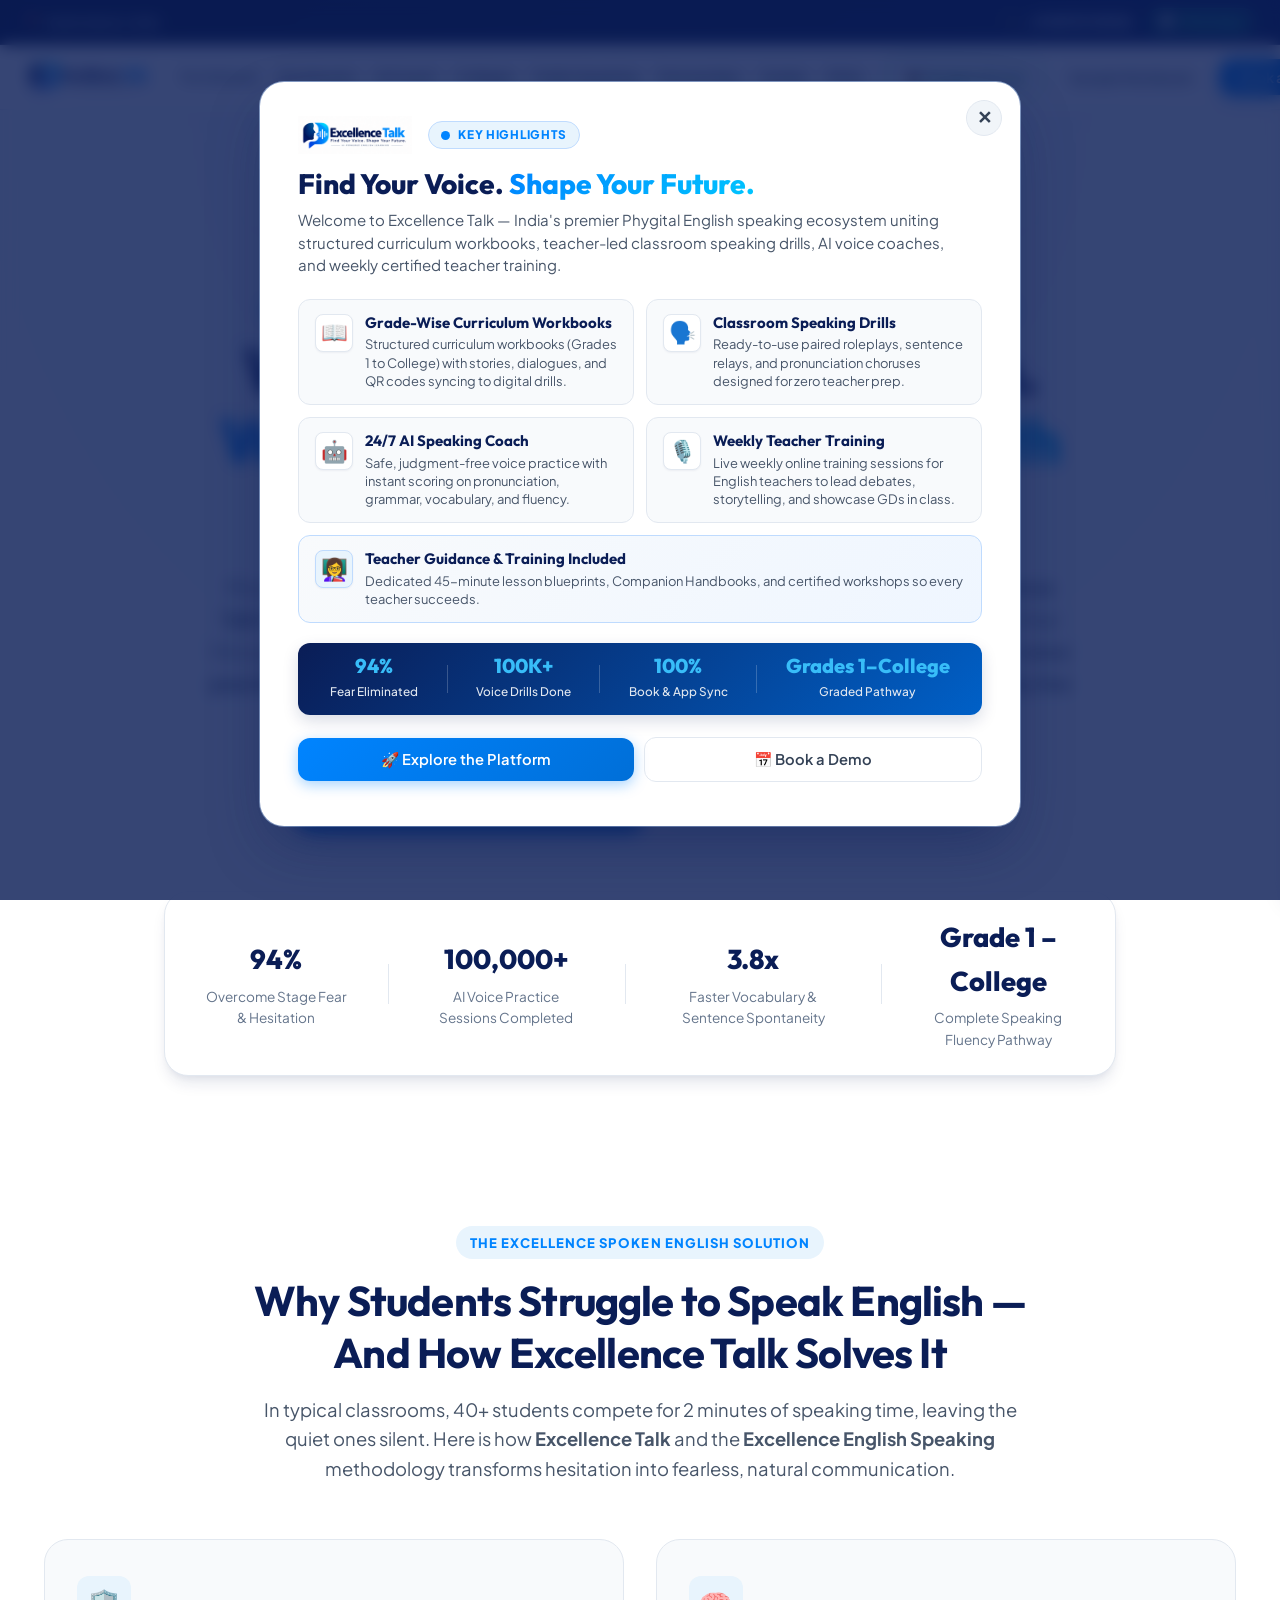
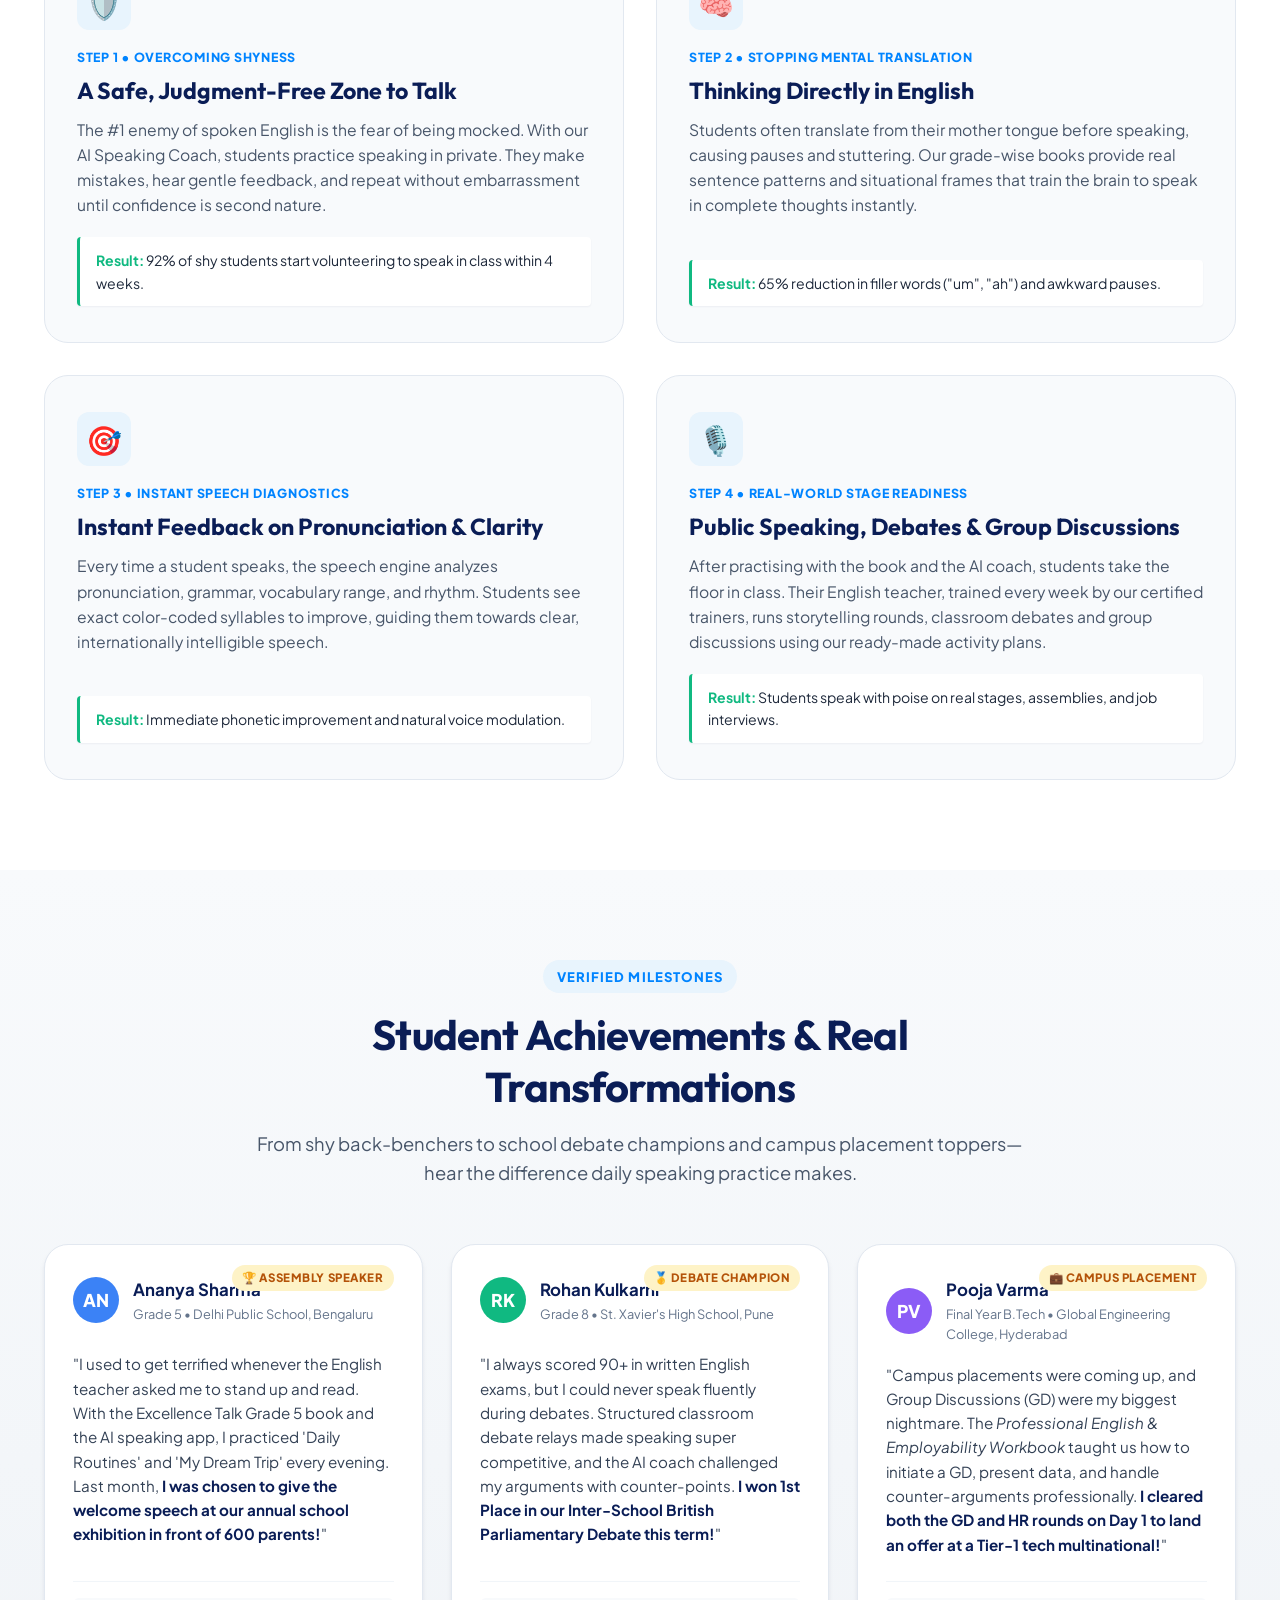
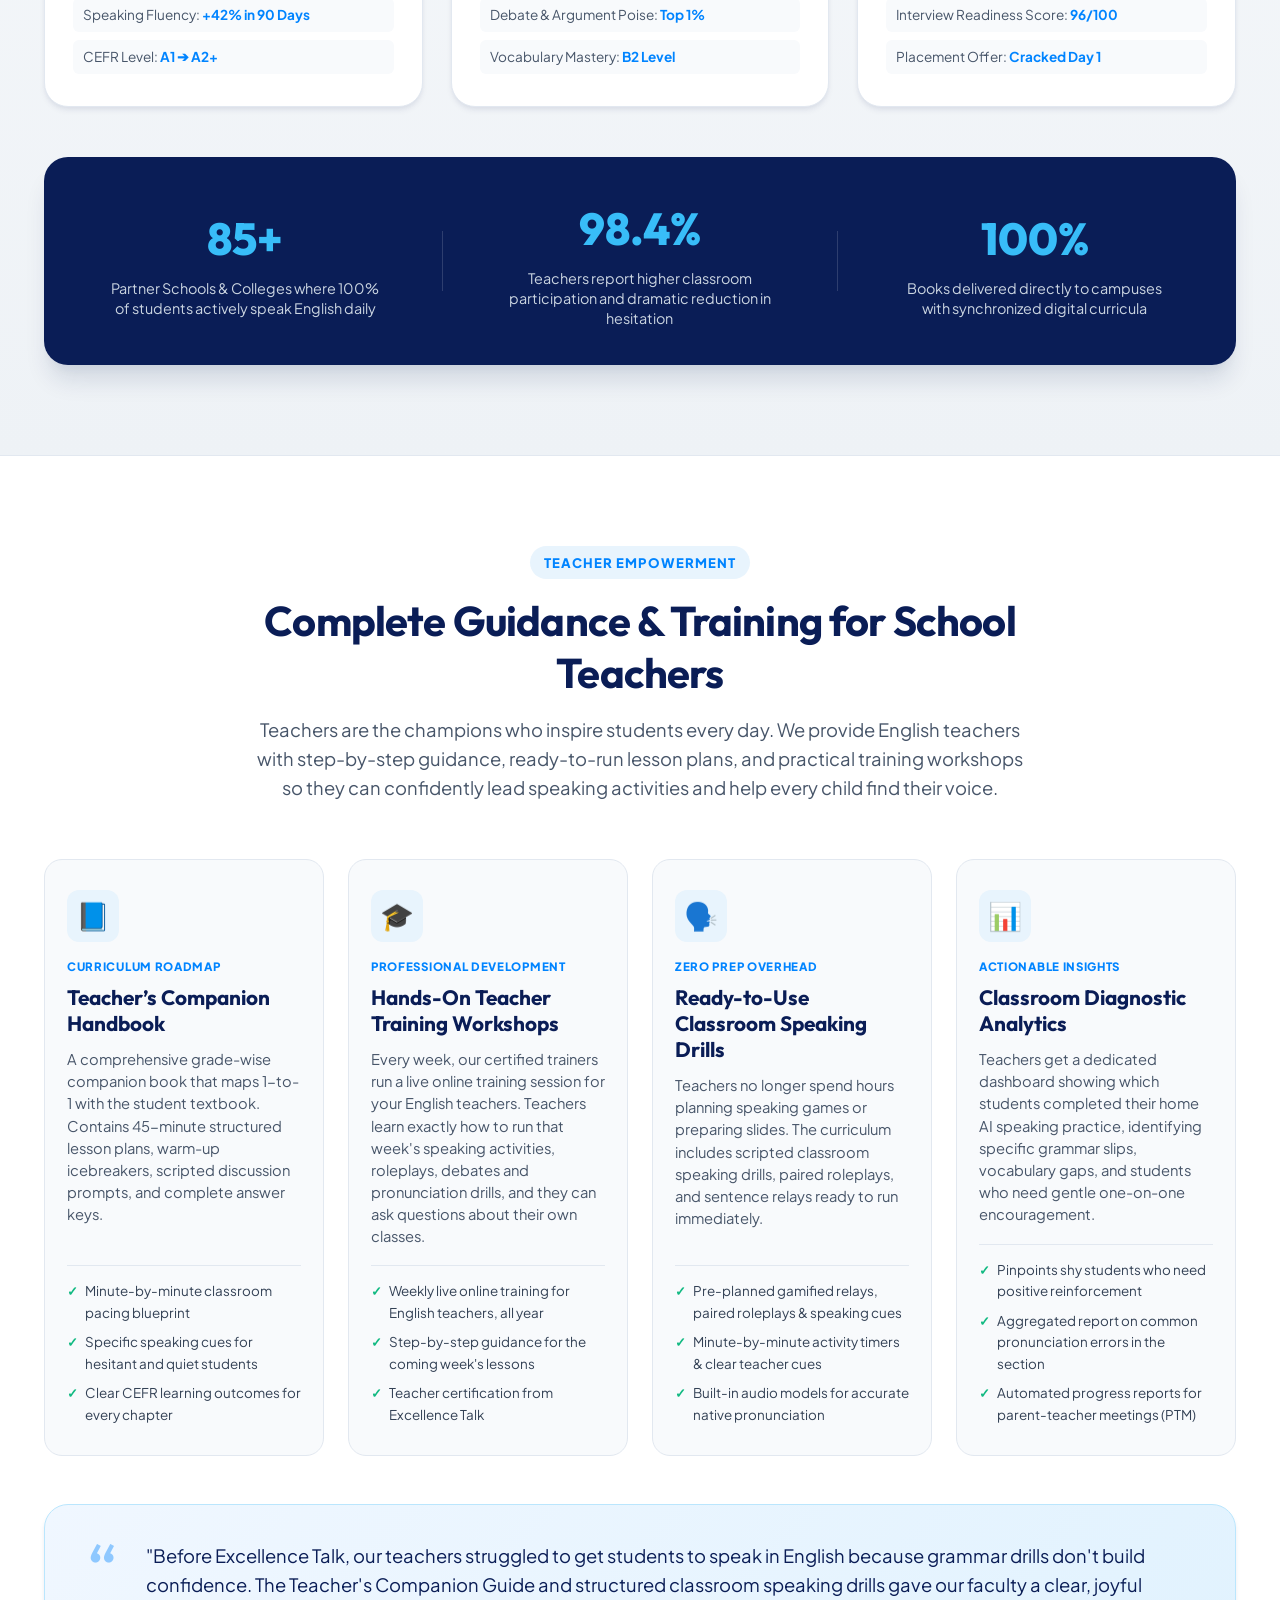
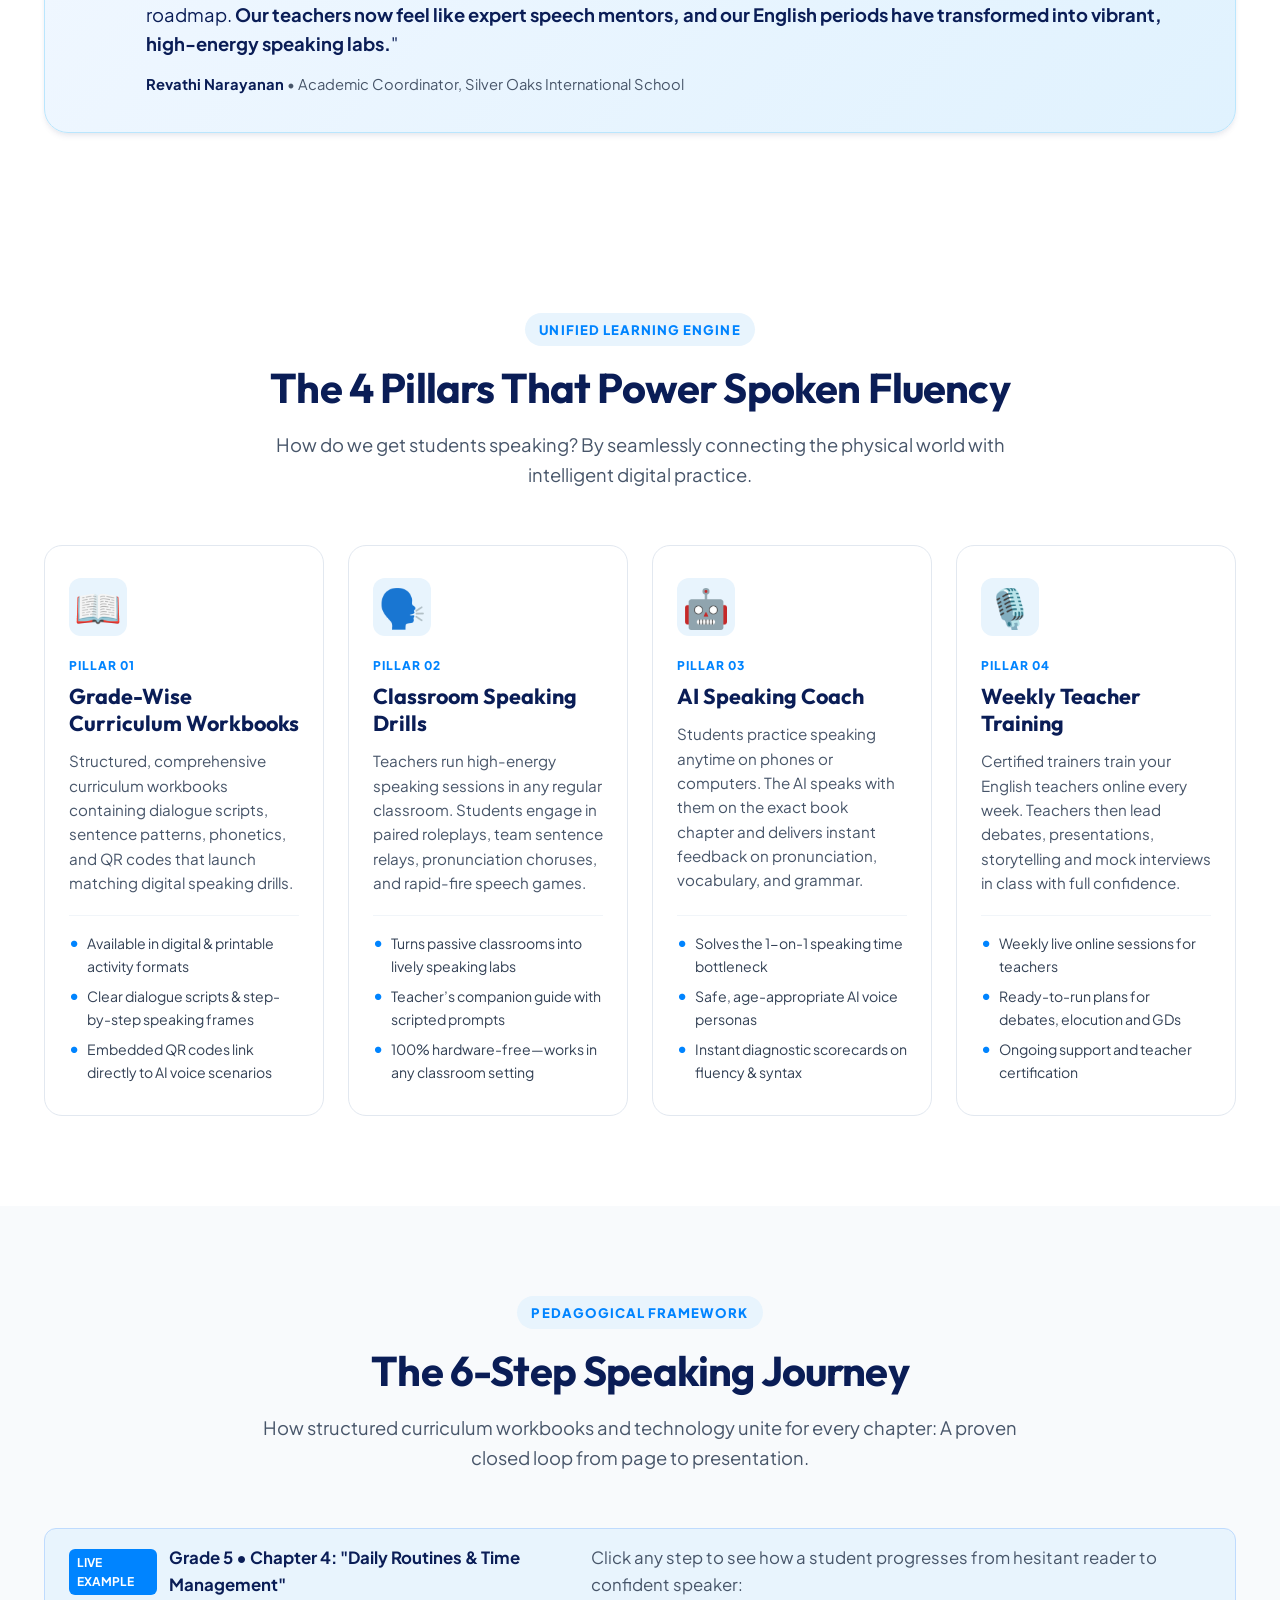
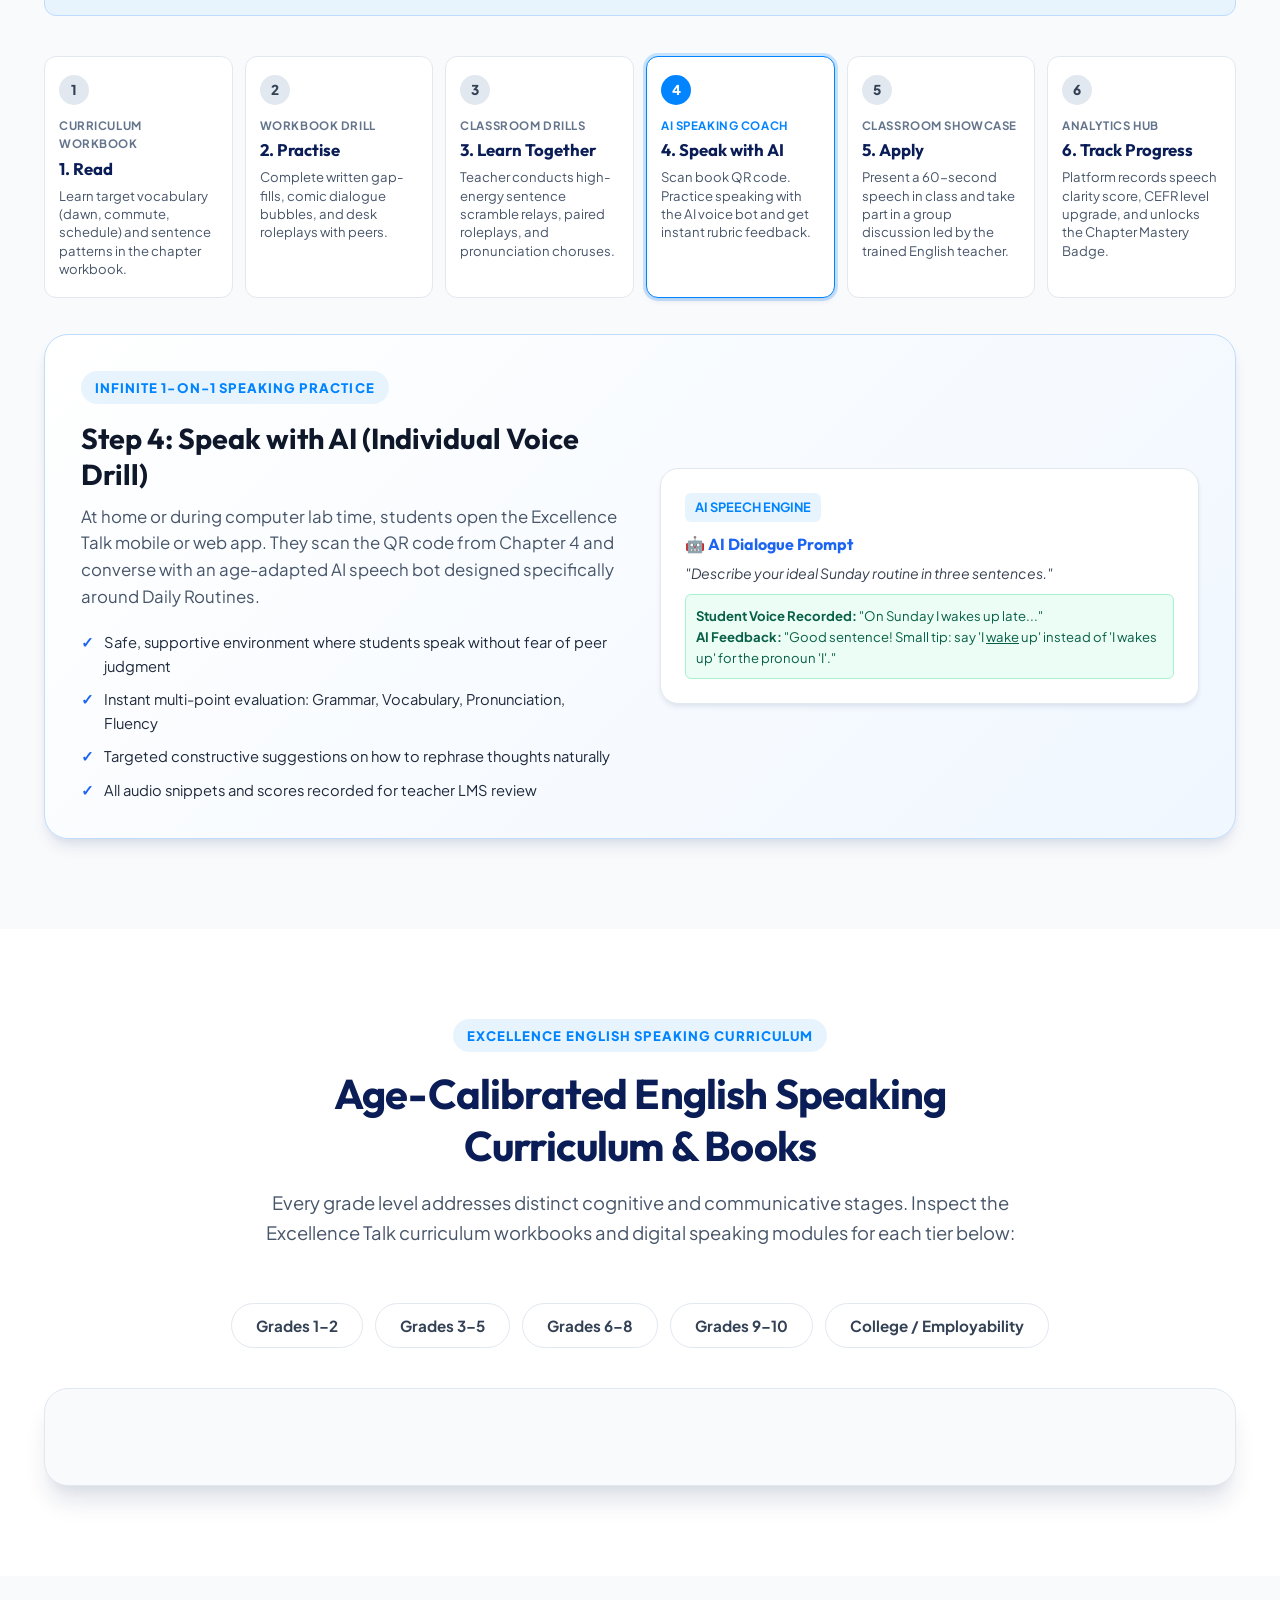
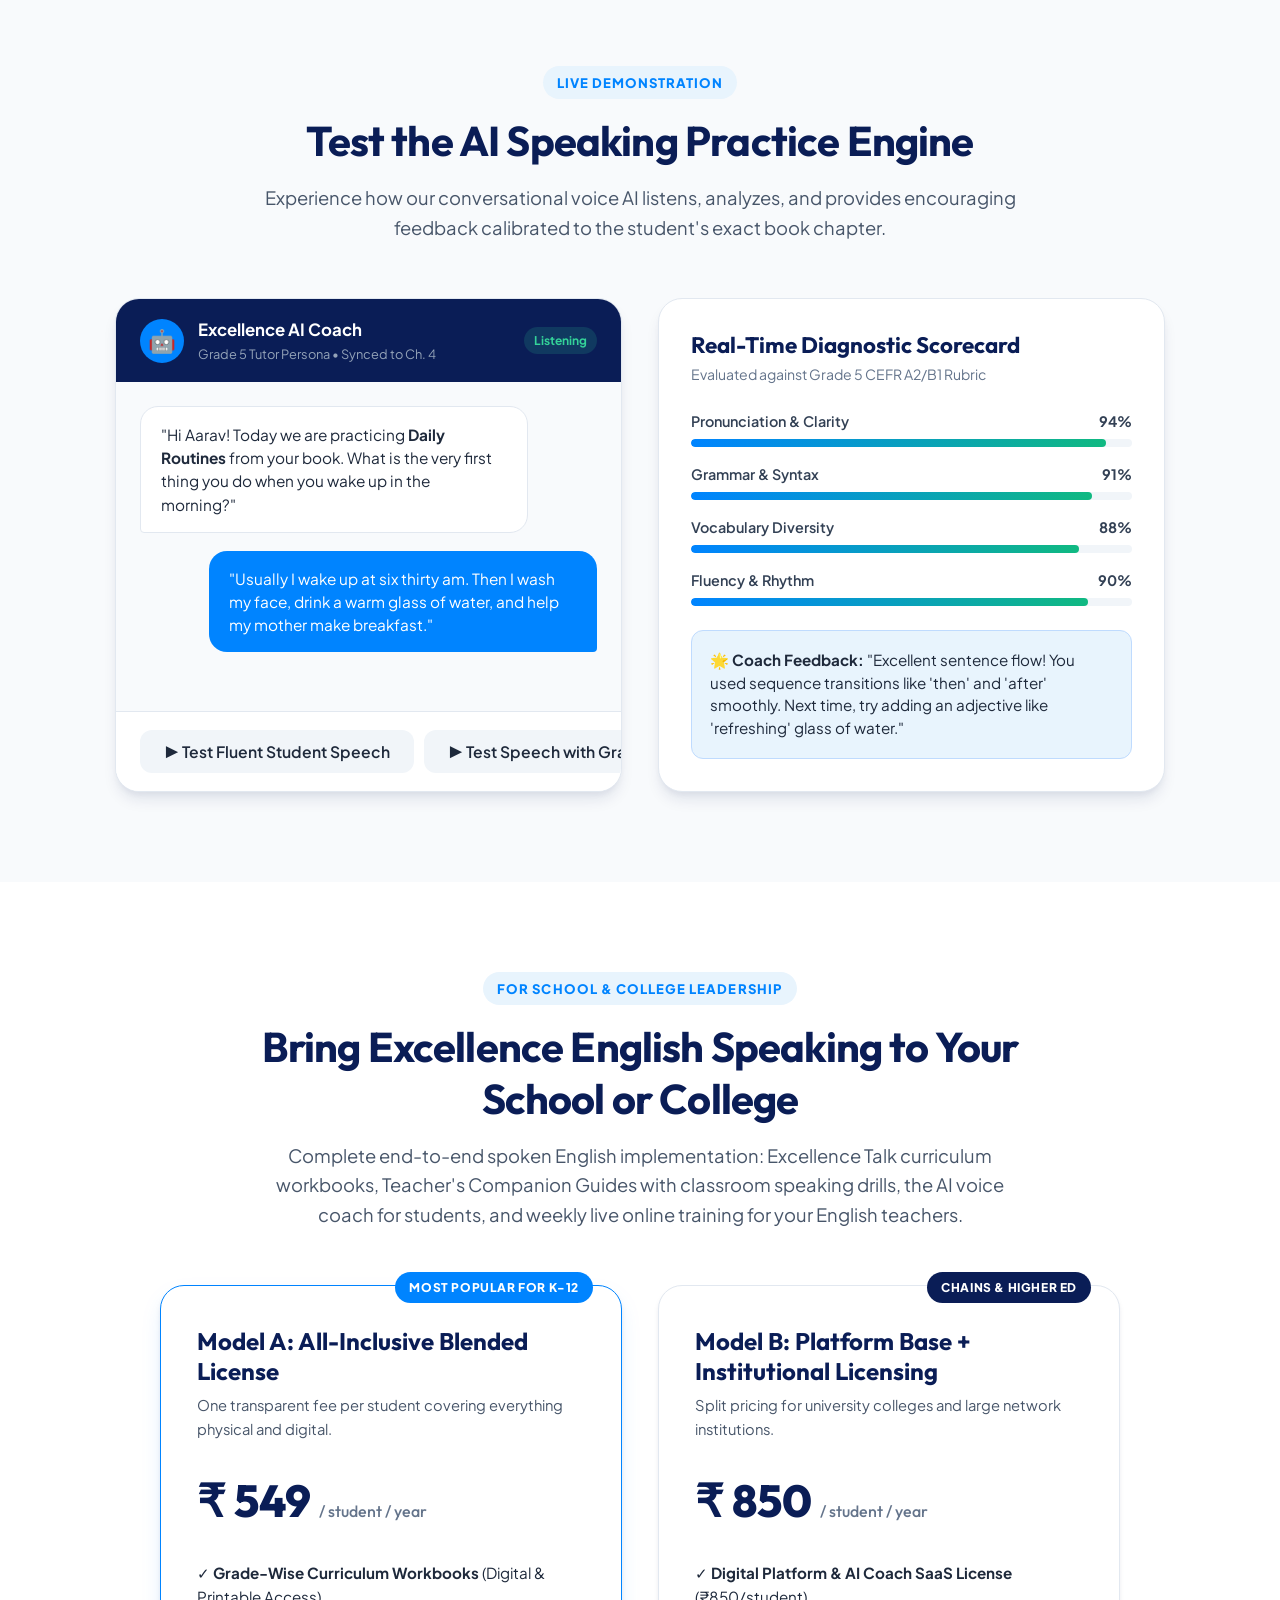
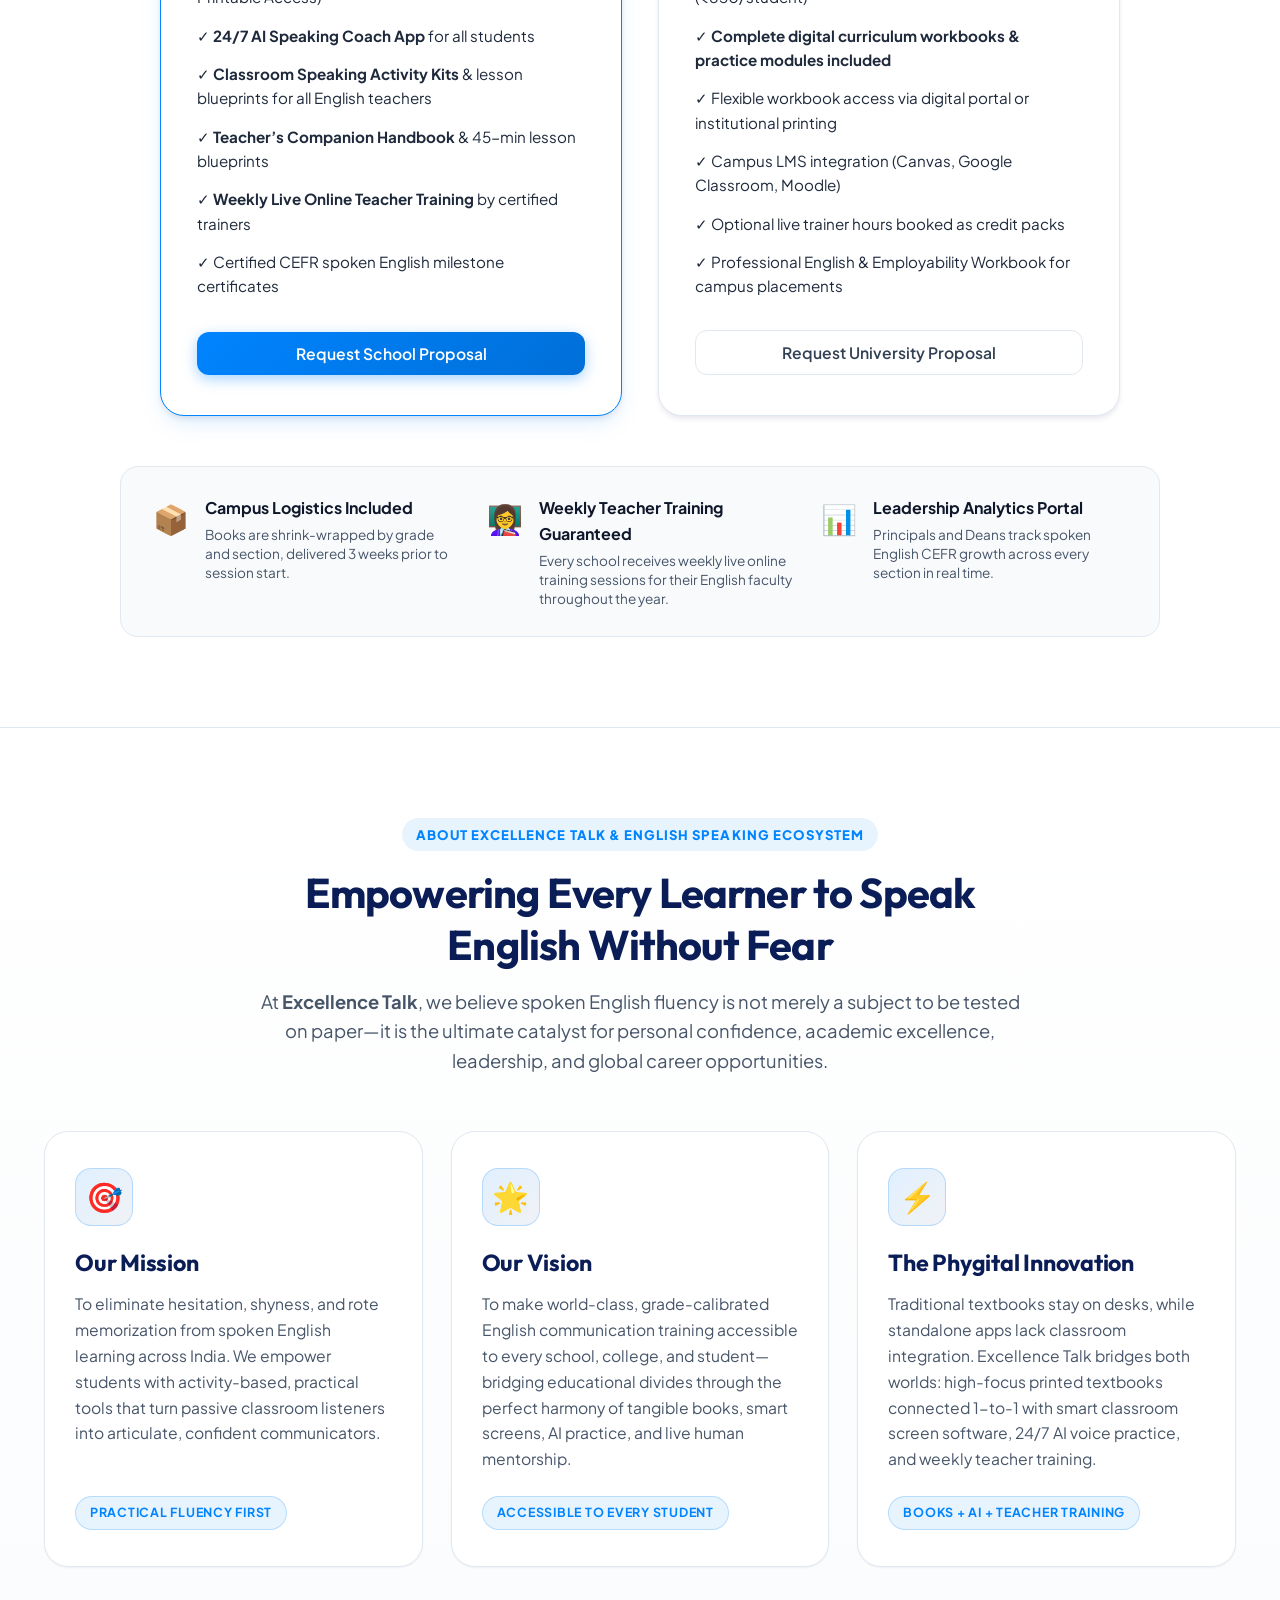
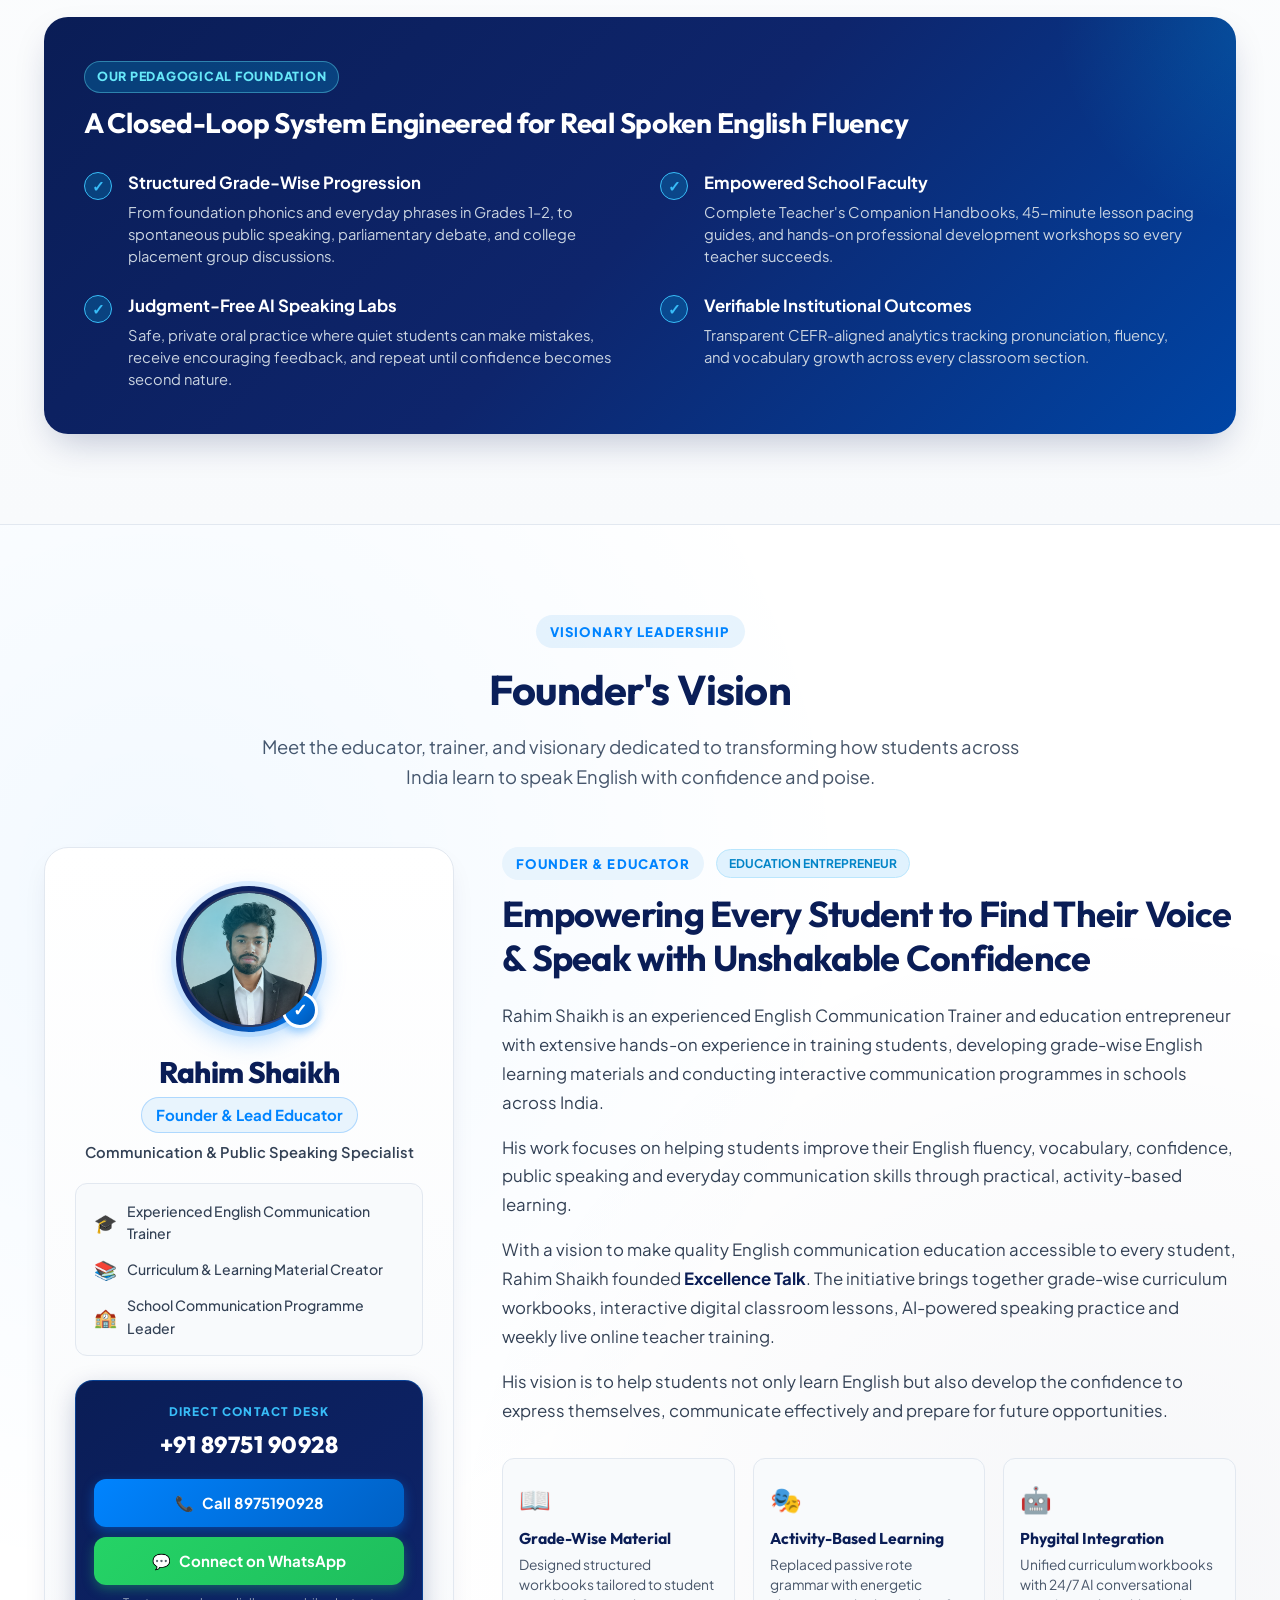
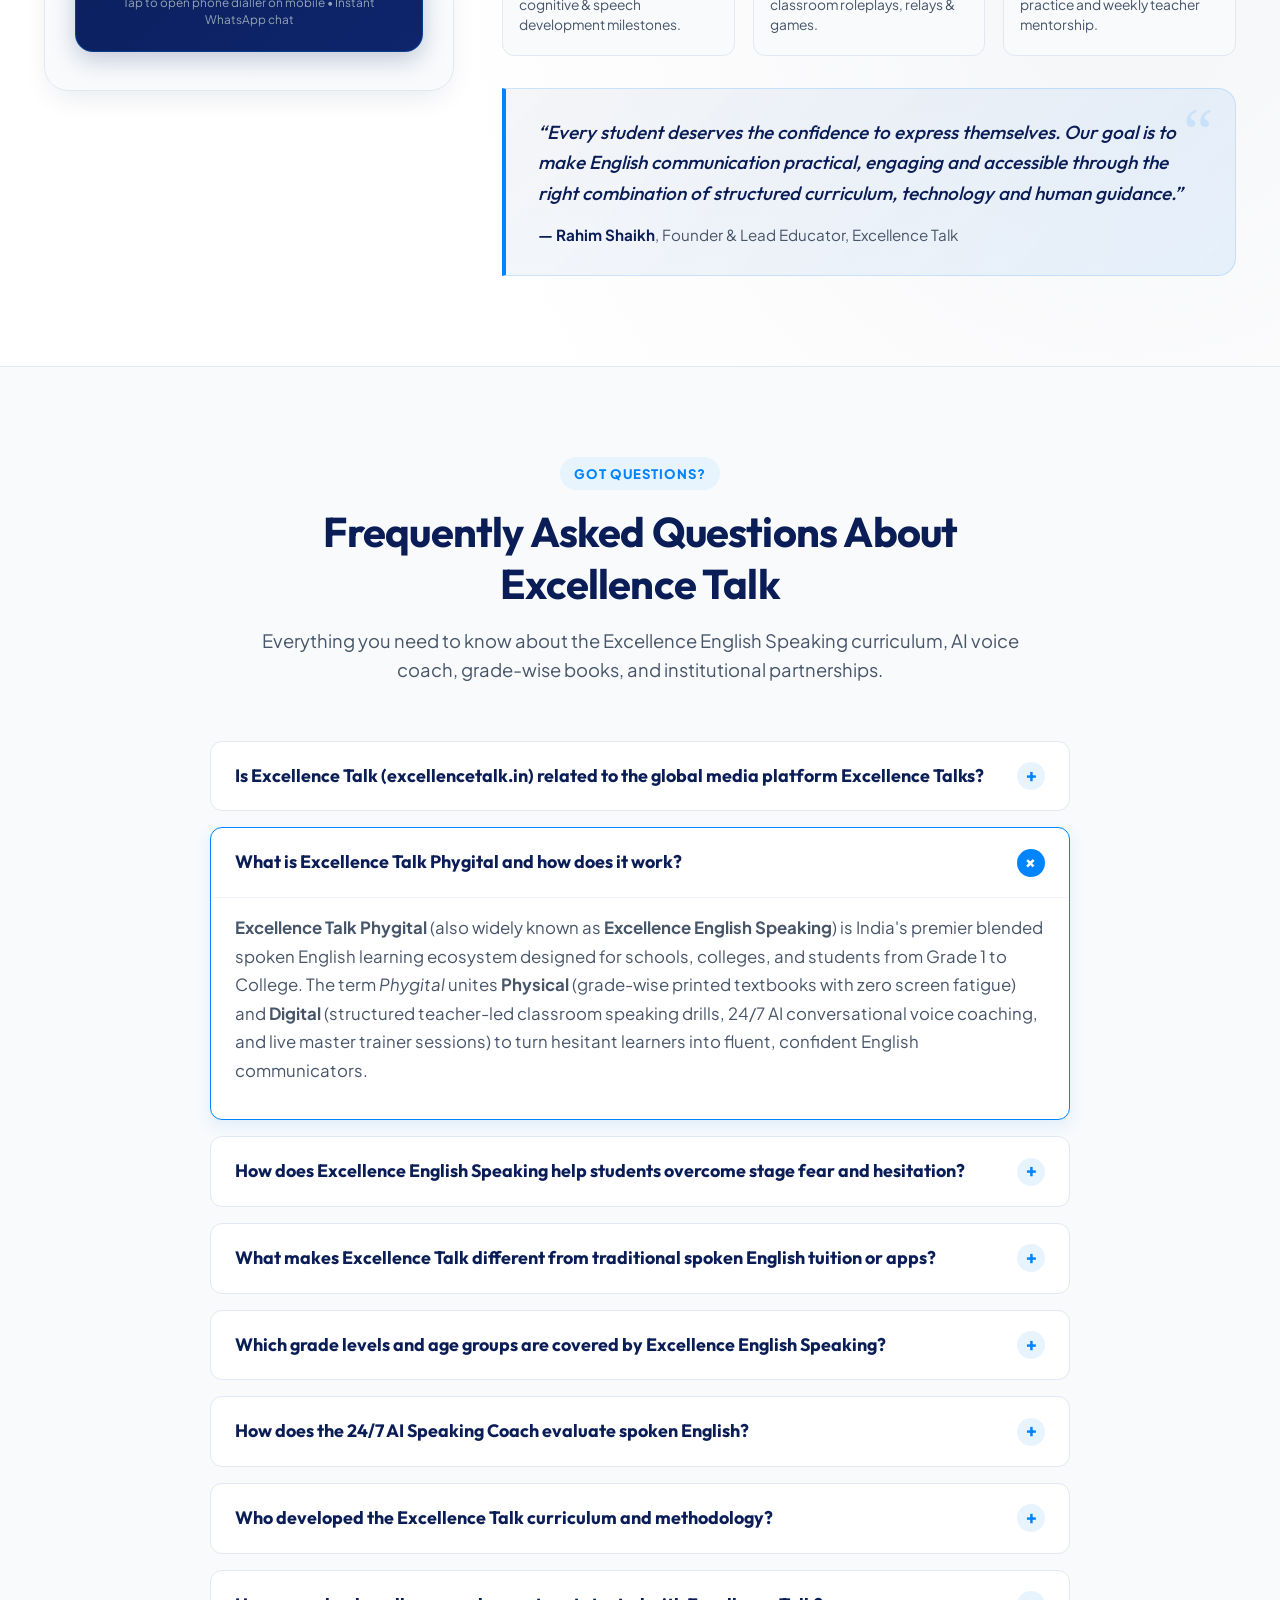
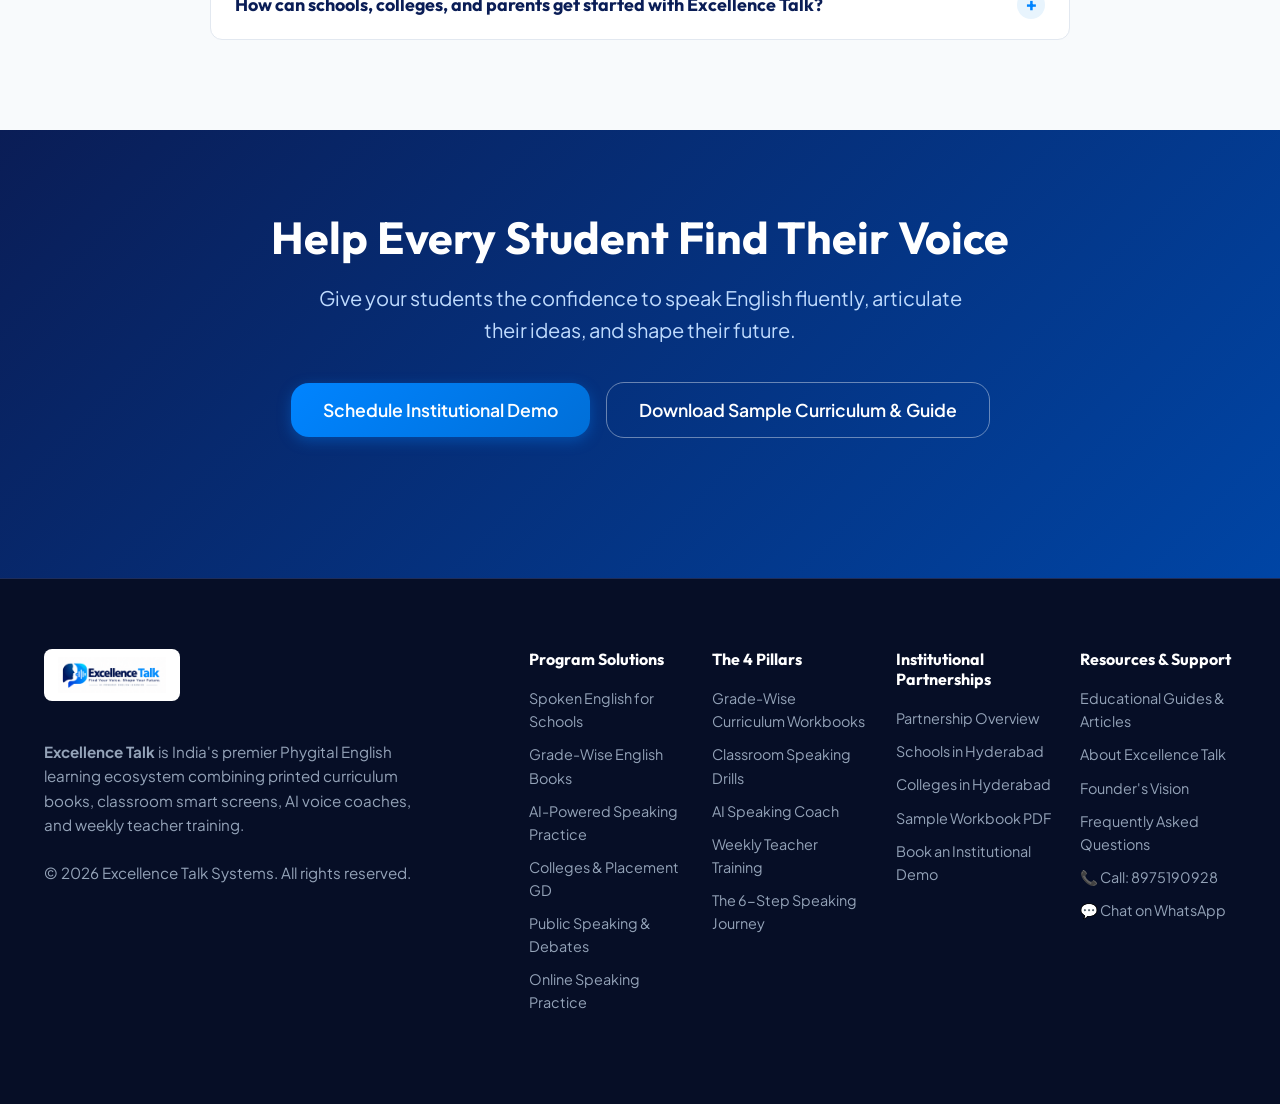
<file: index.html>
<!DOCTYPE html>
<html lang="en">
<head>
  <meta charset="UTF-8">
  <meta name="viewport" content="width=device-width, initial-scale=1.0">
  
  <!-- Primary SEO Meta Tags -->
  <title>Excellence Talk | Spoken English &amp; Communication Skills for Schools and Colleges</title>
  <meta name="title" content="Excellence Talk | Spoken English &amp; Communication Skills for Schools and Colleges">
  <meta name="description" content="Empower students with spoken English fluency through grade-wise curriculum workbooks, teacher-led classroom drills, 24/7 AI speech coaching, and weekly live online teacher training.">
  <meta name="keywords" content="spoken english for schools, english communication programme for schools, english speaking classes for school students, english communication skills for students, grade-wise english learning books, english workbook for school students, spoken english for college students, ai-powered english speaking practice, ai english speaking tutor, online english speaking practice, english fluency development, public speaking for students, communication skills training, english language training for schools, english training programmes for colleges, spoken english training in hyderabad, excellence talk, excellence english speaking">
  <meta name="author" content="Excellence Talk">
  <meta name="publisher" content="Excellence Talk Systems">
  <meta name="robots" content="index, follow, max-snippet:-1, max-image-preview:large, max-video-preview:-1">
  <meta name="language" content="English">
  <meta name="revisit-after" content="3 days">
  <link rel="canonical" href="https://excellencetalk.in/">

  <!-- Favicon & Web App Manifest -->
  <link rel="icon" href="/favicon.ico" sizes="any">
  <link rel="icon" type="image/svg+xml" href="assets/favicon.svg">
  <link rel="icon" type="image/png" sizes="48x48" href="assets/favicon-48x48.png">
  <link rel="icon" type="image/png" sizes="96x96" href="assets/favicon-96x96.png">
  <link rel="icon" type="image/png" sizes="144x144" href="assets/favicon-144x144.png">
  <link rel="icon" type="image/png" sizes="192x192" href="assets/favicon-192x192.png">
  <link rel="icon" type="image/png" sizes="32x32" href="assets/favicon-32x32.png">
  <link rel="icon" type="image/png" sizes="16x16" href="assets/favicon-16x16.png">
  <link rel="apple-touch-icon" sizes="180x180" href="assets/apple-touch-icon.png">
  <link rel="manifest" href="manifest.json">
  <meta name="theme-color" content="#0084FF">

  <!-- Open Graph / Facebook Meta Tags -->
  <meta property="og:type" content="website">
  <meta property="og:url" content="https://excellencetalk.in/">
  <meta property="og:site_name" content="Excellence Talk Phygital">
  <meta property="og:title" content="Excellence Talk | Spoken English &amp; Communication Skills for Schools and Colleges">
  <meta property="og:description" content="Empower students with better English communication skills through grade-wise English books, interactive classroom lessons, AI-powered speaking practice and expert-led training. Excellence Talk helps schools and colleges build confident communicators.">
  <meta property="og:image" content="https://excellencetalk.in/assets/logo.png">
  <meta property="og:image:alt" content="Excellence Talk Phygital - Excellence English Speaking">
  <meta property="og:locale" content="en_IN">

  <!-- Twitter Card Meta Tags -->
  <meta name="twitter:card" content="summary_large_image">
  <meta name="twitter:url" content="https://excellencetalk.in/">
  <meta name="twitter:title" content="Excellence Talk | Spoken English &amp; Communication Skills for Schools and Colleges">
  <meta name="twitter:description" content="Empower students with better English communication skills through grade-wise English books, interactive classroom lessons, AI-powered speaking practice and expert-led training. Excellence Talk helps schools and colleges build confident communicators.">
  <meta name="twitter:image" content="https://excellencetalk.in/assets/logo.png">

  <!-- Fonts & Stylesheet -->
  <link rel="stylesheet" href="style.css?v=20261106b">
  <link rel="preconnect" href="https://fonts.googleapis.com">
  <link rel="preconnect" href="https://fonts.gstatic.com" crossorigin>
  <link href="https://fonts.googleapis.com/css2?family=Plus+Jakarta+Sans:wght@300;400;500;600;700;800&family=Outfit:wght@400;500;600;700;800&display=swap" rel="stylesheet">

  <!-- Schema.org JSON-LD Structured Data for Search Engines -->
  <script type="application/ld+json">
  {
    "@context": "https://schema.org",
    "@graph": [
      {
        "@type": "EducationalOrganization",
        "@id": "https://excellencetalk.in/#organization",
        "name": "Excellence Talk",
        "legalName": "Excellence Talk Systems (India)",
        "disambiguatingDescription": "Excellence Talk (excellencetalk.in) is an independent Indian educational technology ecosystem and Phygital English Speaking program, distinct and separate from any international digital media, podcast, or motivational consulting platform.",
        "founder": {
          "@type": "Person",
          "name": "Rahim Shaikh",
          "jobTitle": "Founder & Lead Educator",
          "image": "https://excellencetalk.in/assets/rahim-shaikh.jpg"
        },
        "address": {
          "@type": "PostalAddress",
          "addressCountry": "IN"
        },
        "areaServed": {
          "@type": "Country",
          "name": "India"
        },
        "knowsAbout": [
          "Spoken English for schools",
          "English communication programme for schools",
          "English speaking classes for school students",
          "English communication skills for students",
          "Grade-wise English learning books",
          "English workbook for school students",
          "Spoken English for college students",
          "AI-powered English speaking practice",
          "AI English speaking tutor",
          "Online English speaking practice",
          "English fluency development",
          "Public speaking for students",
          "Communication skills training",
          "English language training for schools",
          "English training programmes for colleges",
          "Spoken English training in Hyderabad"
        ],
        "areaServed": [
          {
            "@type": "City",
            "name": "Hyderabad"
          },
          {
            "@type": "AdministrativeArea",
            "name": "Telangana"
          },
          {
            "@type": "Country",
            "name": "India"
          }
        ],
        "alternateName": [
          "Excellence Talk Phygital",
          "Excellence Talks",
          "Excellence English Speaking",
          "Excellence Spoken English"
        ],
        "url": "https://excellencetalk.in/",
        "logo": "https://excellencetalk.in/assets/logo.png",
        "image": "https://excellencetalk.in/assets/logo.png",
        "description": "Empower students with better English communication skills through grade-wise English books, interactive classroom lessons, AI-powered speaking practice and expert-led training. Excellence Talk helps schools and colleges build confident communicators.",
        "telephone": "+91-8975190928",
        "contactPoint": [
          {
            "@type": "ContactPoint",
            "telephone": "+91-8975190928",
            "contactType": "Customer Support & Institutional Admissions",
            "areaServed": "IN",
            "availableLanguage": ["English", "Hindi"]
          }
        ],
        "sameAs": [
          "https://wa.me/918975190928"
        ]
      },
      {
        "@type": "WebSite",
        "@id": "https://excellencetalk.in/#website",
        "url": "https://excellencetalk.in/",
        "name": "Excellence Talk Phygital - Excellence English Speaking",
        "publisher": {
          "@id": "https://excellencetalk.in/#organization"
        },
        "inLanguage": "en"
      },
      {
        "@type": "BreadcrumbList",
        "@id": "https://excellencetalk.in/#breadcrumbs",
        "itemListElement": [
          {
            "@type": "ListItem",
            "position": 1,
            "name": "Home",
            "item": "https://excellencetalk.in/"
          },
          {
            "@type": "ListItem",
            "position": 2,
            "name": "Phygital English Curriculum",
            "item": "https://excellencetalk.in/#curriculum"
          },
          {
            "@type": "ListItem",
            "position": 3,
            "name": "For Schools & Colleges",
            "item": "https://excellencetalk.in/#institutions"
          }
        ]
      },
      {
        "@type": "Course",
        "@id": "https://excellencetalk.in/#course",
        "name": "Excellence Talk Phygital English Speaking & Communication Program",
        "description": "A comprehensive grade-wise spoken English and communication curriculum from Grade 1 to College, integrating structured curriculum workbooks, classroom speaking drills, 24/7 AI speech coaching, and weekly live online teacher training.",
        "provider": {
          "@type": "EducationalOrganization",
          "name": "Excellence Talk",
          "url": "https://excellencetalk.in/"
        },
        "educationalLevel": [
          "Grade 1 to 2 (Talk & Wonder)",
          "Grade 3 to 5 (Talk & Tell)",
          "Grade 6 to 8 (Talk & Connect)",
          "Grade 9 to 10 (Talk & Lead)",
          "College & Employability (Professional English)"
        ],
        "courseMode": ["Blended", "Online", "Onsite"],
        "educationalCredentialAwarded": "CEFR-Aligned Spoken English Fluency Certification"
      },
      {
        "@type": "FAQPage",
        "@id": "https://excellencetalk.in/#faq",
        "mainEntity": [
          {
            "@type": "Question",
            "name": "Is Excellence Talk (excellencetalk.in) related to the global media platform Excellence Talks?",
            "acceptedAnswer": {
              "@type": "Answer",
              "text": "No. Excellence Talk (official portal: https://excellencetalk.in) is an independent Indian educational technology ecosystem and Phygital English Speaking program It is dedicated to student spoken English fluency in schools and colleges across India and is completely separate and independent from any foreign leadership media or podcast platforms."
            }
          },
          {
            "@type": "Question",
            "name": "What is Excellence Talk Phygital and how does it work?",
            "acceptedAnswer": {
              "@type": "Answer",
              "text": "Excellence Talk is India's premier English learning ecosystem combining structured curriculum workbooks with digital learning technology: 1-to-1 chapter QR codes, teacher-led classroom speaking activities, 24/7 AI conversational voice coaching, and weekly live online training for your English teachers by certified trainers."
            }
          },
          {
            "@type": "Question",
            "name": "What is Excellence Talk (Excellence English Speaking)?",
            "acceptedAnswer": {
              "@type": "Answer",
              "text": "Excellence Talk (also known as Excellence English Speaking) is India's premier English learning ecosystem. It combines grade-wise curriculum workbooks, structured classroom speaking activities led by teachers, 24/7 AI voice practice, and weekly live online teacher training to turn hesitant students into fluent, fearless English speakers."
            }
          },
          {
            "@type": "Question",
            "name": "How does Excellence English Speaking help students overcome stage fear and hesitation?",
            "acceptedAnswer": {
              "@type": "Answer",
              "text": "Excellence Talk eliminates speaking anxiety through a private, judgment-free AI speaking coach where students practice oral conversations without fear of mockery. It stops mental mother-tongue translation with practical sentence patterns and builds stage confidence through active classroom games and showcase debates led by their trained English teachers."
            }
          },
          {
            "@type": "Question",
            "name": "What age groups and school grades are covered by Excellence Talk?",
            "acceptedAnswer": {
              "@type": "Answer",
              "text": "The Excellence English Speaking program spans Grade 1 through College: Foundation (Grades 1–2: Talk & Wonder), Development (Grades 3–5: Talk & Tell), Expansion (Grades 6–8: Talk & Connect), Mastery (Grades 9–10: Talk & Lead), and Employability (College & Campus Placements)."
            }
          },
          {
            "@type": "Question",
            "name": "What makes Excellence Talk different from traditional spoken English tuition or standalone apps?",
            "acceptedAnswer": {
              "@type": "Answer",
              "text": "Unlike apps with high drop-off rates or regular classrooms where 40+ students share only 2 minutes of speaking time, Excellence Talk creates a synchronized closed loop: students learn from structured workbooks, teachers run classroom speaking games and debate drills, students drill 1-on-1 with AI voice coaching, and certified trainers coach them in real debates and group discussions."
            }
          },
          {
            "@type": "Question",
            "name": "Who developed the Excellence Talk curriculum and methodology?",
            "acceptedAnswer": {
              "@type": "Answer",
              "text": "Excellence Talk was developed by experienced English Communication Trainers, curriculum designers, and educators who have trained thousands of students and educators across India in spoken English fluency, confidence building, and public speaking."
            }
          },
          {
            "@type": "Question",
            "name": "How can schools, colleges, or students get started with Excellence Talk?",
            "acceptedAnswer": {
              "@type": "Answer",
              "text": "Schools and colleges can schedule an institutional demo or request sample books directly through the website or by contacting the Excellence Talk team on +91 89751 90928 via call or WhatsApp. Excellence Talk provides structured grade-wise curriculum workbooks, teacher handbooks, AI speaking tools, and certified teacher training."
            }
          }
        ]
      }
    ]
  }
  </script>
</head>
<body>

  <!-- Scroll Reading Progress Bar -->
  <div class="scroll-progress-bar" id="scroll-progress-bar"></div>

  <!-- Top Information Bar -->
  <div class="top-bar">
    <div class="top-bar-container">
      <div class="top-bar-left">
        <span class="top-bar-item"><span class="top-bar-icon">📍</span> Hyderabad, India</span>
      </div>
      <div class="top-bar-right">
        <a href="tel:8975190928" class="top-bar-link" title="Call directly on +91 89751 90928">
          <span class="top-bar-icon">📞</span> +91 89751 90928
        </a>
        <a href="https://wa.me/918975190928?text=Hello%20Rahim%20sir%2C%20I%20would%20like%20to%20connect%20regarding%20Excellence%20Talk." target="_blank" rel="noopener noreferrer" class="top-bar-link top-bar-whatsapp-pill" title="Chat on WhatsApp">
          <span class="top-bar-icon">💬</span> WhatsApp
        </a>
      </div>
    </div>
  </div>

  <!-- Navigation -->
  <nav class="navbar">
    <div class="nav-container">
      <a href="#" class="brand-logo-link">
        <img src="assets/logo.png" alt="Excellence Talk - Excellence English Speaking Program" class="nav-logo-img">
      </a>
      
      <div class="nav-links">
        <a href="spoken-english-for-schools.html">For Schools</a>
        <a href="grade-wise-english-books.html">Workbooks</a>
        <a href="ai-english-speaking-practice.html">AI Coach</a>
        <a href="english-communication-for-colleges.html">Colleges</a>
        <a href="public-speaking-for-students.html">Public Speaking</a>
        <a href="institutional-partnerships.html">Partnerships</a>
        <a href="articles.html">Guides</a>
        <a href="index.html#faq">FAQs</a>
      </div>
      
      <div class="nav-actions">
        <a href="students/index.html" class="btn btn-outline nav-btn-sample" style="border-color: #10B981; color: #047857; font-weight: 700;">🎓 Student Portal</a>
        <button class="btn btn-outline nav-btn-sample" onclick="openModal('sample-chapter')">Sample Workbook</button>
        <button class="btn btn-primary nav-btn-demo" onclick="openModal('book-demo')">Book a Demo</button>
        <button class="mobile-menu-btn" id="mobile-menu-btn" onclick="toggleMobileMenu()" aria-label="Toggle navigation menu">
          <span class="hamburger-bar"></span>
          <span class="hamburger-bar"></span>
          <span class="hamburger-bar"></span>
        </button>
      </div>
    </div>
  </nav>

  <!-- Mobile Menu Drawer & Backdrop -->
  <div class="mobile-menu-drawer" id="mobile-menu-drawer">
    <div class="mobile-drawer-header">
      <img src="assets/logo.png" alt="Excellence Talk - Excellence English Speaking" class="mobile-drawer-logo">
      <button class="mobile-drawer-close" onclick="toggleMobileMenu()" aria-label="Close menu">✕</button>
    </div>
    
    <!-- Top Instant Action for Mobile -->
    <div class="mobile-drawer-top-cta">
      <button class="btn btn-primary btn-block" onclick="toggleMobileMenu(); openModal('book-demo')">
        📅 Book a Demo (Talk to Rahim)
      </button>
    </div>

    <div class="mobile-nav-links">
      <a href="students/index.html" style="background:#EBF5FF; color:#0084FF; font-weight:800; border-radius:8px; padding:10px 14px; margin-bottom:8px; display:flex; align-items:center; gap:8px;">🎓 Student Learning Portal (Enter Here)</a>
      <a href="spoken-english-for-schools.html">🏫 Spoken English for Schools</a>
      <a href="grade-wise-english-books.html">📚 Grade-Wise Curriculum Workbooks</a>
      <a href="ai-english-speaking-practice.html">🤖 AI Speaking Practice</a>
      <a href="english-communication-for-colleges.html">🎓 Colleges &amp; Placement Training</a>
      <a href="public-speaking-for-students.html">🎙️ Public Speaking &amp; Debates</a>
      <a href="online-english-speaking-practice.html">🌐 Online Speaking Practice</a>
      <a href="institutional-partnerships.html">🤝 Institutional Partnerships</a>
      <a href="articles.html">📖 Educational Guides &amp; Articles</a>
      <a href="index.html#faq" onclick="toggleMobileMenu()">❓ Frequently Asked Questions</a>
    </div>
    <div class="mobile-drawer-actions">
      <button class="btn btn-primary btn-block" onclick="toggleMobileMenu(); openModal('book-demo')">Schedule Institutional Demo</button>
      <button class="btn btn-outline btn-block" onclick="toggleMobileMenu(); openModal('sample-chapter')">Download Sample Workbook PDF</button>
    </div>
  </div>
  <div class="mobile-menu-backdrop" id="mobile-menu-backdrop" onclick="toggleMobileMenu()"></div>

  <!-- Hero Section -->
  <header class="hero-section">
    <div class="container hero-container">
      <div class="hero-tagline-wrapper">
        <div class="hero-tagline-badge">
          <span class="pulse-dot"></span>
          <span>EXCELLENCE TALK PHYGITAL • AI &amp; BOOK-POWERED ENGLISH SPEAKING • GRADE 1 TO COLLEGE</span>
        </div>
        <button class="hero-highlights-trigger" onclick="openWelcomePopup()" title="Click to view key highlights">
          ✨ View Key Highlights
        </button>
      </div>

      <h1 class="hero-title">
        <span class="hero-brand-kicker">Excellence Talk Phygital • Excellence English Speaking</span>
        We Don't Just Teach English.<br>
        <span class="gradient-text">We Make Students Speak with Confidence.</span>
      </h1>

      <p class="hero-subtitle">
        Most students understand English grammar, but <strong>freeze when asked to speak</strong>. 
        <strong>Excellence Talk Phygital (Excellence English Speaking)</strong> breaks the barrier of hesitation and stage fear through a proven Phygital system: 
        <strong>structured grade-wise workbooks</strong>, <strong>daily 1-on-1 AI voice practice</strong>, 
        <strong>interactive classroom speaking games led by your own teachers</strong>, and <strong>weekly live online training for your English teachers by certified trainers</strong>.
      </p>

      <div class="hero-cta-group">
        <a href="#how-we-help" class="btn btn-primary btn-lg">See How We Help Students Speak</a>
        <a href="#achievements" class="btn btn-secondary btn-lg">Explore Student Achievements</a>
      </div>

      <!-- Trust & Impact Proof Bar -->
      <div class="hero-stats">
        <div class="stat-item">
          <div class="stat-number">94%</div>
          <div class="stat-label">Overcome Stage Fear & Hesitation</div>
        </div>
        <div class="stat-divider"></div>
        <div class="stat-item">
          <div class="stat-number">100,000+</div>
          <div class="stat-label">AI Voice Practice Sessions Completed</div>
        </div>
        <div class="stat-divider"></div>
        <div class="stat-item">
          <div class="stat-number">3.8x</div>
          <div class="stat-label">Faster Vocabulary & Sentence Spontaneity</div>
        </div>
        <div class="stat-divider"></div>
        <div class="stat-item">
          <div class="stat-number">Grade 1 – College</div>
          <div class="stat-label">Complete Speaking Fluency Pathway</div>
        </div>
      </div>
    </div>
  </header>

  <!-- SECTION 1: HOW WE HELP STUDENTS SPEAK -->
  <section id="how-we-help" class="section how-it-works-section">
    <div class="container">
      <div class="section-header text-center reveal">
        <div class="section-tag">The Excellence Spoken English Solution</div>
        <h2>Why Students Struggle to Speak English — And How Excellence Talk Solves It</h2>
        <p class="section-desc">
          In typical classrooms, 40+ students compete for 2 minutes of speaking time, leaving the quiet ones silent. 
          Here is how <strong>Excellence Talk</strong> and the <strong>Excellence English Speaking</strong> methodology transforms hesitation into fearless, natural communication.
        </p>
      </div>

      <div class="transformation-grid reveal-stagger">
        <!-- Feature 1 -->
        <div class="trans-card">
          <div class="trans-icon-box">🛡️</div>
          <div class="trans-step-tag">Step 1 • Overcoming Shyness</div>
          <h3>A Safe, Judgment-Free Zone to Talk</h3>
          <p>
            The #1 enemy of spoken English is the fear of being mocked. With our AI Speaking Coach, 
            students practice speaking in private. They make mistakes, hear gentle feedback, and repeat without embarrassment until confidence is second nature.
          </p>
          <div class="trans-metric">
            <strong>Result:</strong> 92% of shy students start volunteering to speak in class within 4 weeks.
          </div>
        </div>

        <!-- Feature 2 -->
        <div class="trans-card">
          <div class="trans-icon-box">🧠</div>
          <div class="trans-step-tag">Step 2 • Stopping Mental Translation</div>
          <h3>Thinking Directly in English</h3>
          <p>
            Students often translate from their mother tongue before speaking, causing pauses and stuttering. 
            Our grade-wise books provide real sentence patterns and situational frames that train the brain to speak in complete thoughts instantly.
          </p>
          <div class="trans-metric">
            <strong>Result:</strong> 65% reduction in filler words ("um", "ah") and awkward pauses.
          </div>
        </div>

        <!-- Feature 3 -->
        <div class="trans-card">
          <div class="trans-icon-box">🎯</div>
          <div class="trans-step-tag">Step 3 • Instant Speech Diagnostics</div>
          <h3>Instant Feedback on Pronunciation & Clarity</h3>
          <p>
            Every time a student speaks, the speech engine analyzes pronunciation, grammar, vocabulary range, and rhythm. 
            Students see exact color-coded syllables to improve, guiding them towards clear, internationally intelligible speech.
          </p>
          <div class="trans-metric">
            <strong>Result:</strong> Immediate phonetic improvement and natural voice modulation.
          </div>
        </div>

        <!-- Feature 4 -->
        <div class="trans-card">
          <div class="trans-icon-box">🎙️</div>
          <div class="trans-step-tag">Step 4 • Real-World Stage Readiness</div>
          <h3>Public Speaking, Debates & Group Discussions</h3>
          <p>
            After practising with the book and the AI coach, students take the floor in class. Their English teacher, trained every week by our certified trainers, runs storytelling rounds, classroom debates and group discussions using our ready-made activity plans.
          </p>
          <div class="trans-metric">
            <strong>Result:</strong> Students speak with poise on real stages, assemblies, and job interviews.
          </div>
        </div>
      </div>
    </div>
  </section>

  <!-- SECTION 2: STUDENT ACHIEVEMENTS & TRANSFORMATION STORIES -->
  <section id="achievements" class="section achievements-section">
    <div class="container">
      <div class="section-header text-center reveal">
        <div class="section-tag">Verified Milestones</div>
        <h2>Student Achievements & Real Transformations</h2>
        <p class="section-desc">
          From shy back-benchers to school debate champions and campus placement toppers—hear the difference 
          daily speaking practice makes.
        </p>
      </div>

      <!-- Testimonial / Story Cards Grid -->
      <div class="stories-grid reveal-stagger">
        <!-- Story 1 -->
        <div class="story-card">
          <div class="story-header">
            <div class="student-avatar" style="background:#3B82F6;">AN</div>
            <div>
              <div class="student-name">Ananya Sharma</div>
              <div class="student-meta">Grade 5 • Delhi Public School, Bengaluru</div>
            </div>
            <span class="achievement-pill">🏆 Assembly Speaker</span>
          </div>
          <div class="story-quote">
            "I used to get terrified whenever the English teacher asked me to stand up and read. With the Excellence Talk Grade 5 book and the AI speaking app, I practiced 'Daily Routines' and 'My Dream Trip' every evening. Last month, <strong>I was chosen to give the welcome speech at our annual school exhibition in front of 600 parents!</strong>"
          </div>
          <div class="story-footer">
            <div class="metric-badge">Speaking Fluency: <strong>+42% in 90 Days</strong></div>
            <div class="metric-badge">CEFR Level: <strong>A1 ➔ A2+</strong></div>
          </div>
        </div>

        <!-- Story 2 -->
        <div class="story-card">
          <div class="story-header">
            <div class="student-avatar" style="background:#10B981;">RK</div>
            <div>
              <div class="student-name">Rohan Kulkarni</div>
              <div class="student-meta">Grade 8 • St. Xavier's High School, Pune</div>
            </div>
            <span class="achievement-pill">🥇 Debate Champion</span>
          </div>
          <div class="story-quote">
            "I always scored 90+ in written English exams, but I could never speak fluently during debates. Structured classroom debate relays made speaking super competitive, and the AI coach challenged my arguments with counter-points. <strong>I won 1st Place in our Inter-School British Parliamentary Debate this term!</strong>"
          </div>
          <div class="story-footer">
            <div class="metric-badge">Debate & Argument Poise: <strong>Top 1%</strong></div>
            <div class="metric-badge">Vocabulary Mastery: <strong>B2 Level</strong></div>
          </div>
        </div>

        <!-- Story 3 -->
        <div class="story-card">
          <div class="story-header">
            <div class="student-avatar" style="background:#8B5CF6;">PV</div>
            <div>
              <div class="student-name">Pooja Varma</div>
              <div class="student-meta">Final Year B.Tech • Global Engineering College, Hyderabad</div>
            </div>
            <span class="achievement-pill">💼 Campus Placement</span>
          </div>
          <div class="story-quote">
            "Campus placements were coming up, and Group Discussions (GD) were my biggest nightmare. The <em>Professional English & Employability Workbook</em> taught us how to initiate a GD, present data, and handle counter-arguments professionally. <strong>I cleared both the GD and HR rounds on Day 1 to land an offer at a Tier-1 tech multinational!</strong>"
          </div>
          <div class="story-footer">
            <div class="metric-badge">Interview Readiness Score: <strong>96/100</strong></div>
            <div class="metric-badge">Placement Offer: <strong>Cracked Day 1</strong></div>
          </div>
        </div>
      </div>

      <!-- Institutional Achievement Highlights -->
      <div class="institutional-achievements-banner reveal-scale">
        <div class="inst-stat">
          <div class="inst-num">85+</div>
          <div class="inst-text">Partner Schools & Colleges where 100% of students actively speak English daily</div>
        </div>
        <div class="inst-divider"></div>
        <div class="inst-stat">
          <div class="inst-num">98.4%</div>
          <div class="inst-text">Teachers report higher classroom participation and dramatic reduction in hesitation</div>
        </div>
        <div class="inst-divider"></div>
        <div class="inst-stat">
          <div class="inst-num">100%</div>
          <div class="inst-text">Books delivered directly to campuses with synchronized digital curricula</div>
        </div>
      </div>
    </div>
  </section>

  <!-- SECTION: TEACHER GUIDANCE & EMPOWERMENT -->
  <section id="teachers" class="section teachers-section">
    <div class="container">
      <div class="section-header text-center reveal">
        <div class="section-tag">Teacher Empowerment</div>
        <h2>Complete Guidance & Training for School Teachers</h2>
        <p class="section-desc">
          Teachers are the champions who inspire students every day. We provide English teachers with 
          step-by-step guidance, ready-to-run lesson plans, and practical training workshops so they can 
          confidently lead speaking activities and help every child find their voice.
        </p>
      </div>

      <div class="teachers-grid reveal-stagger">
        <!-- Guidance Pillar 1 -->
        <div class="teacher-card">
          <div class="teacher-icon-box">📘</div>
          <span class="teacher-badge">Curriculum Roadmap</span>
          <h3>Teacher’s Companion Handbook</h3>
          <p>
            A comprehensive grade-wise companion book that maps 1-to-1 with the student textbook. 
            Contains 45-minute structured lesson plans, warm-up icebreakers, scripted discussion prompts, and complete answer keys.
          </p>
          <ul class="teacher-card-bullets">
            <li>Minute-by-minute classroom pacing blueprint</li>
            <li>Specific speaking cues for hesitant and quiet students</li>
            <li>Clear CEFR learning outcomes for every chapter</li>
          </ul>
        </div>

        <!-- Guidance Pillar 2 -->
        <div class="teacher-card">
          <div class="teacher-icon-box">🎓</div>
          <span class="teacher-badge">Professional Development</span>
          <h3>Hands-On Teacher Training Workshops</h3>
          <p>
            Every week, our certified trainers run a live online training session for your English teachers. Teachers learn exactly how to run that week's speaking activities, roleplays, debates and pronunciation drills, and they can ask questions about their own classes.
          </p>
          <ul class="teacher-card-bullets">
            <li>Weekly live online training for English teachers, all year</li>
            <li>Step-by-step guidance for the coming week's lessons</li>
            <li>Teacher certification from Excellence Talk</li>
          </ul>
        </div>

        <!-- Guidance Pillar 3 -->
        <div class="teacher-card">
          <div class="teacher-icon-box">🗣️</div>
          <span class="teacher-badge">Zero Prep Overhead</span>
          <h3>Ready-to-Use Classroom Speaking Drills</h3>
          <p>
            Teachers no longer spend hours planning speaking games or preparing slides. 
            The curriculum includes scripted classroom speaking drills, paired roleplays, and sentence relays ready to run immediately.
          </p>
          <ul class="teacher-card-bullets">
            <li>Pre-planned gamified relays, paired roleplays & speaking cues</li>
            <li>Minute-by-minute activity timers & clear teacher cues</li>
            <li>Built-in audio models for accurate native pronunciation</li>
          </ul>
        </div>

        <!-- Guidance Pillar 4 -->
        <div class="teacher-card">
          <div class="teacher-icon-box">📊</div>
          <span class="teacher-badge">Actionable Insights</span>
          <h3>Classroom Diagnostic Analytics</h3>
          <p>
            Teachers get a dedicated dashboard showing which students completed their home AI speaking practice, 
            identifying specific grammar slips, vocabulary gaps, and students who need gentle one-on-one encouragement.
          </p>
          <ul class="teacher-card-bullets">
            <li>Pinpoints shy students who need positive reinforcement</li>
            <li>Aggregated report on common pronunciation errors in the section</li>
            <li>Automated progress reports for parent-teacher meetings (PTM)</li>
          </ul>
        </div>
      </div>

      <!-- Teacher Testimonial Banner -->
      <div class="teacher-quote-banner reveal">
        <div class="quote-symbol">“</div>
        <div class="quote-body">
          <p class="quote-text">
            "Before Excellence Talk, our teachers struggled to get students to speak in English because grammar drills don't build confidence. The Teacher's Companion Guide and structured classroom speaking drills gave our faculty a clear, joyful roadmap. <strong>Our teachers now feel like expert speech mentors, and our English periods have transformed into vibrant, high-energy speaking labs.</strong>"
          </p>
          <div class="quote-author">
            <strong>Revathi Narayanan</strong> • Academic Coordinator, Silver Oaks International School
          </div>
        </div>
      </div>
    </div>
  </section>

  <!-- SECTION 3: THE 4-PILLAR METHOD -->
  <section id="method" class="section method-section">
    <div class="container">
      <div class="section-header text-center reveal">
        <div class="section-tag">Unified Learning Engine</div>
        <h2>The 4 Pillars That Power Spoken Fluency</h2>
        <p class="section-desc">
          How do we get students speaking? By seamlessly connecting the physical world with intelligent digital practice.
        </p>
      </div>

      <div class="pillars-grid reveal-stagger">
        <!-- Pillar 1 -->
        <div class="pillar-card pillar-books">
          <div class="pillar-icon">📖</div>
          <span class="pillar-number">Pillar 01</span>
          <h3>Grade-Wise Curriculum Workbooks</h3>
          <p>Structured, comprehensive curriculum workbooks containing dialogue scripts, sentence patterns, phonetics, and QR codes that launch matching digital speaking drills.</p>
          <ul class="pillar-bullets">
            <li>Available in digital & printable activity formats</li>
            <li>Clear dialogue scripts & step-by-step speaking frames</li>
            <li>Embedded QR codes link directly to AI voice scenarios</li>
          </ul>
        </div>

        <!-- Pillar 2 -->
        <div class="pillar-card pillar-classroom">
          <div class="pillar-icon">🗣️</div>
          <span class="pillar-number">Pillar 02</span>
          <h3>Classroom Speaking Drills</h3>
          <p>Teachers run high-energy speaking sessions in any regular classroom. Students engage in paired roleplays, team sentence relays, pronunciation choruses, and rapid-fire speech games.</p>
          <ul class="pillar-bullets">
            <li>Turns passive classrooms into lively speaking labs</li>
            <li>Teacher’s companion guide with scripted prompts</li>
            <li>100% hardware-free—works in any classroom setting</li>
          </ul>
        </div>

        <!-- Pillar 3 -->
        <div class="pillar-card pillar-ai">
          <div class="pillar-icon">🤖</div>
          <span class="pillar-number">Pillar 03</span>
          <h3>AI Speaking Coach</h3>
          <p>Students practice speaking anytime on phones or computers. The AI speaks with them on the exact book chapter and delivers instant feedback on pronunciation, vocabulary, and grammar.</p>
          <ul class="pillar-bullets">
            <li>Solves the 1-on-1 speaking time bottleneck</li>
            <li>Safe, age-appropriate AI voice personas</li>
            <li>Instant diagnostic scorecards on fluency & syntax</li>
          </ul>
        </div>

        <!-- Pillar 4 -->
        <div class="pillar-card pillar-live">
          <div class="pillar-icon">🎙️</div>
          <span class="pillar-number">Pillar 04</span>
          <h3>Weekly Teacher Training</h3>
          <p>Certified trainers train your English teachers online every week. Teachers then lead debates, presentations, storytelling and mock interviews in class with full confidence.</p>
          <ul class="pillar-bullets">
            <li>Weekly live online sessions for teachers</li>
            <li>Ready-to-run plans for debates, elocution and GDs</li>
            <li>Ongoing support and teacher certification</li>
          </ul>
        </div>
      </div>
    </div>
  </section>

  <!-- SECTION 4: THE 6-STEP SPEAKING JOURNEY -->
  <section id="speaking-loop" class="section loop-section">
    <div class="container">
      <div class="section-header text-center reveal">
        <div class="section-tag">Pedagogical Framework</div>
        <h2>The 6-Step Speaking Journey</h2>
        <p class="section-desc">
          How structured curriculum workbooks and technology unite for every chapter: A proven closed loop from page to presentation.
        </p>
      </div>

      <!-- Case study box -->
      <div class="case-study-banner reveal">
        <div class="case-study-title">
          <span class="badge-accent">Live Example</span>
          <strong>Grade 5 • Chapter 4: "Daily Routines & Time Management"</strong>
        </div>
        <p>Click any step to see how a student progresses from hesitant reader to confident speaker:</p>
      </div>

      <div class="loop-timeline reveal-stagger">
        <div class="timeline-step" onclick="selectLoopStep(1)" id="loop-step-1">
          <div class="step-badge">1</div>
          <div class="step-content">
            <span class="step-action">Curriculum Workbook</span>
            <h4>1. Read</h4>
            <p>Learn target vocabulary (dawn, commute, schedule) and sentence patterns in the chapter workbook.</p>
          </div>
        </div>

        <div class="timeline-step" onclick="selectLoopStep(2)" id="loop-step-2">
          <div class="step-badge">2</div>
          <div class="step-content">
            <span class="step-action">Workbook Drill</span>
            <h4>2. Practise</h4>
            <p>Complete written gap-fills, comic dialogue bubbles, and desk roleplays with peers.</p>
          </div>
        </div>

        <div class="timeline-step" onclick="selectLoopStep(3)" id="loop-step-3">
          <div class="step-badge">3</div>
          <div class="step-content">
            <span class="step-action">Classroom Drills</span>
            <h4>3. Learn Together</h4>
            <p>Teacher conducts high-energy sentence scramble relays, paired roleplays, and pronunciation choruses.</p>
          </div>
        </div>

        <div class="timeline-step active" onclick="selectLoopStep(4)" id="loop-step-4">
          <div class="step-badge">4</div>
          <div class="step-content">
            <span class="step-action">AI Speaking Coach</span>
            <h4>4. Speak with AI</h4>
            <p>Scan book QR code. Practice speaking with the AI voice bot and get instant rubric feedback.</p>
          </div>
        </div>

        <div class="timeline-step" onclick="selectLoopStep(5)" id="loop-step-5">
          <div class="step-badge">5</div>
          <div class="step-content">
            <span class="step-action">Classroom Showcase</span>
            <h4>5. Apply</h4>
            <p>Present a 60-second speech in class and take part in a group discussion led by the trained English teacher.</p>
          </div>
        </div>

        <div class="timeline-step" onclick="selectLoopStep(6)" id="loop-step-6">
          <div class="step-badge">6</div>
          <div class="step-content">
            <span class="step-action">Analytics Hub</span>
            <h4>6. Track Progress</h4>
            <p>Platform records speech clarity score, CEFR level upgrade, and unlocks the Chapter Mastery Badge.</p>
          </div>
        </div>
      </div>

      <!-- Interactive Step Detail Card -->
      <div class="loop-interactive-card reveal" id="loop-detail-display">
        <!-- Rendered dynamically by app.js -->
      </div>
    </div>
  </section>

  <!-- SECTION 5: GRADE-WISE CURRICULUM EXPLORER -->
  <section id="curriculum" class="section curriculum-section">
    <div class="container">
      <div class="section-header text-center reveal">
        <div class="section-tag">Excellence English Speaking Curriculum</div>
        <h2>Age-Calibrated English Speaking Curriculum & Books</h2>
        <p class="section-desc">
          Every grade level addresses distinct cognitive and communicative stages.
          Inspect the Excellence Talk curriculum workbooks and digital speaking modules for each tier below:
        </p>
      </div>

      <div class="curriculum-tabs reveal">
        <button class="tab-btn" onclick="showGradeTab('g12')">Grades 1–2</button>
        <button class="tab-btn active" onclick="showGradeTab('g35')">Grades 3–5</button>
        <button class="tab-btn" onclick="showGradeTab('g68')">Grades 6–8</button>
        <button class="tab-btn" onclick="showGradeTab('g910')">Grades 9–10</button>
        <button class="tab-btn" onclick="showGradeTab('college')">College / Employability</button>
      </div>

      <div class="grade-detail-box reveal-scale" id="grade-detail-content">
        <!-- Injected via app.js -->
      </div>
    </div>
  </section>

  <!-- SECTION 6: INTERACTIVE AI SPEAKING COACH SIMULATOR -->
  <section id="ai-coach" class="section ai-coach-section">
    <div class="container">
      <div class="section-header text-center reveal">
        <div class="section-tag">Live Demonstration</div>
        <h2>Test the AI Speaking Practice Engine</h2>
        <p class="section-desc">
          Experience how our conversational voice AI listens, analyzes, and provides encouraging feedback 
          calibrated to the student's exact book chapter.
        </p>
      </div>

      <div class="ai-demo-wrapper">
        <div class="ai-chat-column reveal-left">
          <div class="ai-chat-header">
            <div class="avatar-ai">🤖</div>
            <div>
              <div class="ai-name">Excellence AI Coach</div>
              <div class="ai-sub">Grade 5 Tutor Persona • Synced to Ch. 4</div>
            </div>
            <span class="status-online">Listening</span>
          </div>

          <div class="ai-chat-transcript" id="ai-transcript">
            <div class="bubble ai-bubble">
              "Hi Aarav! Today we are practicing <strong>Daily Routines</strong> from your book. What is the very first thing you do when you wake up in the morning?"
            </div>
            <div class="bubble user-bubble" id="user-sample-speech">
              "Usually I wake up at six thirty am. Then I wash my face, drink a warm glass of water, and help my mother make breakfast."
            </div>
          </div>

          <div class="ai-controls">
            <button class="btn btn-secondary" onclick="simulateSpeechTest('sample1')">▶️ Test Fluent Student Speech</button>
            <button class="btn btn-secondary" onclick="simulateSpeechTest('sample2')">▶️ Test Speech with Grammar Slips</button>
          </div>
        </div>

        <!-- Evaluation Radar Card -->
        <div class="ai-eval-column reveal-right" id="ai-eval-results">
          <h3>Real-Time Diagnostic Scorecard</h3>
          <p class="eval-subtitle">Evaluated against Grade 5 CEFR A2/B1 Rubric</p>

          <div class="score-bars">
            <div class="score-row">
              <div class="score-labels">
                <span>Pronunciation & Clarity</span>
                <strong id="score-pronun">94%</strong>
              </div>
              <div class="progress-track"><div class="progress-fill" id="bar-pronun" style="width: 94%"></div></div>
            </div>

            <div class="score-row">
              <div class="score-labels">
                <span>Grammar & Syntax</span>
                <strong id="score-grammar">91%</strong>
              </div>
              <div class="progress-track"><div class="progress-fill" id="bar-grammar" style="width: 91%"></div></div>
            </div>

            <div class="score-row">
              <div class="score-labels">
                <span>Vocabulary Diversity</span>
                <strong id="score-vocab">88%</strong>
              </div>
              <div class="progress-track"><div class="progress-fill" id="bar-vocab" style="width: 88%"></div></div>
            </div>

            <div class="score-row">
              <div class="score-labels">
                <span>Fluency & Rhythm</span>
                <strong id="score-fluency">90%</strong>
              </div>
              <div class="progress-track"><div class="progress-fill" id="bar-fluency" style="width: 90%"></div></div>
            </div>
          </div>

          <div class="ai-feedback-box" id="ai-coach-advice">
            <div class="feedback-highlight">🌟 <strong>Coach Feedback:</strong> "Excellent sentence flow! You used sequence transitions like 'then' and 'after' smoothly. Next time, try adding an adjective like 'refreshing' glass of water."</div>
          </div>
        </div>
      </div>
    </div>
  </section>

  <!-- SECTION 7: FOR SCHOOLS & INSTITUTIONS -->
  <section id="institutions" class="section licensing-section">
    <div class="container">
      <div class="section-header text-center reveal">
        <div class="section-tag">For School & College Leadership</div>
        <h2>Bring Excellence English Speaking to Your School or College</h2>
        <p class="section-desc">
          Complete end-to-end spoken English implementation: Excellence Talk curriculum workbooks, Teacher's Companion Guides with classroom speaking drills, 
          the AI voice coach for students, and weekly live online training for your English teachers.
        </p>
      </div>

      <div class="pricing-cards-grid reveal-stagger">
        <!-- Model A -->
        <div class="pricing-card featured-pricing">
          <div class="card-badge">Most Popular for K-12</div>
          <h3>Model A: All-Inclusive Blended License</h3>
          <p class="pricing-sub">One transparent fee per student covering everything physical and digital.</p>
          <div class="price-figure">₹ 549 <span>/ student / year</span></div>
          <ul class="pricing-features">
            <li>✓ <strong>Grade-Wise Curriculum Workbooks</strong> (Digital & Printable Access)</li>
            <li>✓ <strong>24/7 AI Speaking Coach App</strong> for all students</li>
            <li>✓ <strong>Classroom Speaking Activity Kits</strong> & lesson blueprints for all English teachers</li>
            <li>✓ <strong>Teacher’s Companion Handbook</strong> & 45-min lesson blueprints</li>
            <li>✓ <strong>Weekly Live Online Teacher Training</strong> by certified trainers</li>
            <li>✓ Certified CEFR spoken English milestone certificates</li>
          </ul>
          <button class="btn btn-primary btn-block" onclick="openModal('quote-a')">Request School Proposal</button>
        </div>

        <!-- Model B -->
        <div class="pricing-card">
          <div class="card-badge-muted">Chains & Higher Ed</div>
          <h3>Model B: Platform Base + Institutional Licensing</h3>
          <p class="pricing-sub">Split pricing for university colleges and large network institutions.</p>
          <div class="price-figure">₹ 850 <span>/ student / year</span></div>
          <ul class="pricing-features">
            <li>✓ <strong>Digital Platform & AI Coach SaaS License</strong> (₹850/student)</li>
            <li>✓ <strong>Complete digital curriculum workbooks & practice modules included</strong></li>
            <li>✓ Flexible workbook access via digital portal or institutional printing</li>
            <li>✓ Campus LMS integration (Canvas, Google Classroom, Moodle)</li>
            <li>✓ Optional live trainer hours booked as credit packs</li>
            <li>✓ Professional English & Employability Workbook for campus placements</li>
          </ul>
          <button class="btn btn-outline btn-block" onclick="openModal('quote-b')">Request University Proposal</button>
        </div>
      </div>

      <!-- Guarantees Bar -->
      <div class="guarantees-bar reveal">
        <div class="guarantee-col">
          <span class="icon">📦</span>
          <div>
            <strong>Campus Logistics Included</strong>
            <p>Books are shrink-wrapped by grade and section, delivered 3 weeks prior to session start.</p>
          </div>
        </div>
        <div class="guarantee-col">
          <span class="icon">👩‍🏫</span>
          <div>
            <strong>Weekly Teacher Training Guaranteed</strong>
            <p>Every school receives weekly live online training sessions for their English faculty throughout the year.</p>
          </div>
        </div>
        <div class="guarantee-col">
          <span class="icon">📊</span>
          <div>
            <strong>Leadership Analytics Portal</strong>
            <p>Principals and Deans track spoken English CEFR growth across every section in real time.</p>
          </div>
        </div>
      </div>
    </div>
  </section>

  <!-- SECTION: ABOUT US -->
  <section id="about" class="section about-section">
    <div class="container">
      <div class="section-header text-center reveal">
        <div class="section-tag">About Excellence Talk &amp; English Speaking Ecosystem</div>
        <h2>Empowering Every Learner to Speak English Without Fear</h2>
        <p class="section-desc">
          At <strong>Excellence Talk</strong>, we believe spoken English fluency is not merely a subject to be tested on paper—it is the ultimate catalyst for personal confidence, academic excellence, leadership, and global career opportunities.
        </p>
      </div>

      <div class="about-grid reveal-stagger">
        <!-- Mission Card -->
        <div class="about-card">
          <div class="about-icon-box">🎯</div>
          <h3>Our Mission</h3>
          <p>
            To eliminate hesitation, shyness, and rote memorization from spoken English learning across India. We empower students with activity-based, practical tools that turn passive classroom listeners into articulate, confident communicators.
          </p>
          <div class="about-card-badge">Practical Fluency First</div>
        </div>

        <!-- Vision Card -->
        <div class="about-card">
          <div class="about-icon-box">🌟</div>
          <h3>Our Vision</h3>
          <p>
            To make world-class, grade-calibrated English communication training accessible to every school, college, and student—bridging educational divides through the perfect harmony of tangible books, smart screens, AI practice, and live human mentorship.
          </p>
          <div class="about-card-badge">Accessible to Every Student</div>
        </div>

        <!-- Phygital Innovation Card -->
        <div class="about-card">
          <div class="about-icon-box">⚡</div>
          <h3>The Phygital Innovation</h3>
          <p>
            Traditional textbooks stay on desks, while standalone apps lack classroom integration. Excellence Talk bridges both worlds: high-focus printed textbooks connected 1-to-1 with smart classroom screen software, 24/7 AI voice practice, and weekly teacher training.
          </p>
          <div class="about-card-badge">Books + AI + Teacher Training</div>
        </div>
      </div>

      <!-- About Impact & Values Banner -->
      <div class="about-pillars-banner reveal-scale">
        <div class="about-banner-title">
          <span class="badge-accent">Our Pedagogical Foundation</span>
          <h3>A Closed-Loop System Engineered for Real Spoken English Fluency</h3>
        </div>
        <div class="about-banner-grid">
          <div class="about-banner-item">
            <span class="about-item-check">✓</span>
            <div>
              <strong>Structured Grade-Wise Progression</strong>
              <p>From foundation phonics and everyday phrases in Grades 1–2, to spontaneous public speaking, parliamentary debate, and college placement group discussions.</p>
            </div>
          </div>
          <div class="about-banner-item">
            <span class="about-item-check">✓</span>
            <div>
              <strong>Empowered School Faculty</strong>
              <p>Complete Teacher's Companion Handbooks, 45-minute lesson pacing guides, and hands-on professional development workshops so every teacher succeeds.</p>
            </div>
          </div>
          <div class="about-banner-item">
            <span class="about-item-check">✓</span>
            <div>
              <strong>Judgment-Free AI Speaking Labs</strong>
              <p>Safe, private oral practice where quiet students can make mistakes, receive encouraging feedback, and repeat until confidence becomes second nature.</p>
            </div>
          </div>
          <div class="about-banner-item">
            <span class="about-item-check">✓</span>
            <div>
              <strong>Verifiable Institutional Outcomes</strong>
              <p>Transparent CEFR-aligned analytics tracking pronunciation, fluency, and vocabulary growth across every classroom section.</p>
            </div>
          </div>
        </div>
      </div>
    </div>
  </section>

  <!-- SECTION: MEET THE FOUNDER -->
  <section id="founder" class="section founder-section">
    <div class="container">
      <div class="section-header text-center reveal">
        <div class="section-tag">Visionary Leadership</div>
        <h2>Founder's Vision</h2>
        <p class="section-desc">
          Meet the educator, trainer, and visionary dedicated to transforming how students across India learn to speak English with confidence and poise.
        </p>
      </div>

      <div class="founder-grid reveal">
        <!-- Left: Founder Executive Profile Card -->
        <div class="founder-card">
          <div class="founder-visual-wrapper">
            <div class="founder-avatar-crest">
              <div class="founder-avatar-inner">
                <img src="assets/rahim-shaikh.jpg" alt="Rahim Shaikh - Founder &amp; Lead Educator" class="founder-avatar-img">
              </div>
            </div>
            <div class="founder-verified-badge" title="Verified Founder">✓</div>
          </div>

          <h3 class="founder-name-highlight">Rahim Shaikh</h3>
          <div class="founder-designation-primary">Founder &amp; Lead Educator</div>
          <div class="founder-designation-secondary">Communication &amp; Public Speaking Specialist</div>

          <div class="founder-credentials-strip">
            <div class="credential-item">
              <span class="icon">🎓</span>
              <span>Experienced English Communication Trainer</span>
            </div>
            <div class="credential-item">
              <span class="icon">📚</span>
              <span>Curriculum & Learning Material Creator</span>
            </div>
            <div class="credential-item">
              <span class="icon">🏫</span>
              <span>School Communication Programme Leader</span>
            </div>
          </div>

          <!-- Direct Founder Contact Box -->
          <div class="founder-contact-box">
            <div class="founder-contact-label">Direct Contact Desk</div>
            <div class="founder-phone-display">+91 89751 90928</div>
            <div class="founder-contact-actions">
              <a href="tel:8975190928" class="btn btn-dialler" id="founder-dialler-link" title="Call directly on 8975190928">
                <span class="btn-icon">📞</span>
                <span>Call 8975190928</span>
              </a>
              <a href="https://wa.me/918975190928?text=Hello%2C%20I%20would%20like%20to%20connect%20regarding%20Excellence%20Talk." target="_blank" rel="noopener noreferrer" class="btn btn-whatsapp" id="founder-whatsapp-link" title="Chat on WhatsApp">
                <span class="btn-icon">💬</span>
                <span>Connect on WhatsApp</span>
              </a>
            </div>
            <p class="founder-contact-hint">
              Tap to open phone dialler on mobile • Instant WhatsApp chat
            </p>
          </div>
        </div>

        <!-- Right: Founder Introduction, Vision & Quote -->
        <div class="founder-content-wrapper">
          <div class="founder-badge-row">
            <span class="section-tag" style="margin-bottom:0;">Founder &amp; Educator</span>
            <span class="badge-accent" style="background:#E0F2FE; color:#0284C7; border:1px solid #BAE6FD; font-size:0.75rem; font-weight:700; padding:4px 12px; border-radius:9999px;">Education Entrepreneur</span>
          </div>

          <h3 class="founder-title-lead">
            Empowering Every Student to Find Their Voice &amp; Speak with Unshakable Confidence
          </h3>

          <div class="founder-intro-body">
            <p>
              Rahim Shaikh is an experienced English Communication Trainer and education entrepreneur with extensive hands-on experience in training students, developing grade-wise English learning materials and conducting interactive communication programmes in schools across India.
            </p>
            <p>
              His work focuses on helping students improve their English fluency, vocabulary, confidence, public speaking and everyday communication skills through practical, activity-based learning.
            </p>
            <p>
              With a vision to make quality English communication education accessible to every student, Rahim Shaikh founded <strong>Excellence Talk</strong>. The initiative brings together grade-wise curriculum workbooks, interactive digital classroom lessons, AI-powered speaking practice and weekly live online teacher training.
            </p>
            <p>
              His vision is to help students not only learn English but also develop the confidence to express themselves, communicate effectively and prepare for future opportunities.
            </p>
          </div>

          <!-- Key Founder Initiatives / Focus Pillars -->
          <div class="founder-focus-grid">
            <div class="founder-focus-card">
              <div class="focus-card-icon">📖</div>
              <h4>Grade-Wise Material</h4>
              <p>Designed structured workbooks tailored to student cognitive &amp; speech development milestones.</p>
            </div>
            <div class="founder-focus-card">
              <div class="focus-card-icon">🎭</div>
              <h4>Activity-Based Learning</h4>
              <p>Replaced passive rote grammar with energetic classroom roleplays, relays &amp; games.</p>
            </div>
            <div class="founder-focus-card">
              <div class="focus-card-icon">🤖</div>
              <h4>Phygital Integration</h4>
              <p>Unified curriculum workbooks with 24/7 AI conversational practice and weekly teacher mentorship.</p>
            </div>
          </div>

          <!-- Founder Official Quote -->
          <div class="founder-quote-box">
            <div class="quote-mark-icon">“</div>
            <blockquote class="founder-quote-text">
              “Every student deserves the confidence to express themselves. Our goal is to make English communication practical, engaging and accessible through the right combination of structured curriculum, technology and human guidance.”
            </blockquote>
            <div class="founder-quote-author">
              <strong>— Rahim Shaikh</strong>, Founder &amp; Lead Educator, Excellence Talk
            </div>
          </div>
        </div>
      </div>
    </div>
  </section>

  <!-- SECTION: FREQUENTLY ASKED QUESTIONS (FAQ) -->
  <section id="faq" class="section faq-section">
    <div class="container">
      <div class="section-header text-center reveal">
        <div class="section-tag">Got Questions?</div>
        <h2>Frequently Asked Questions About Excellence Talk</h2>
        <p class="section-desc">
          Everything you need to know about the Excellence English Speaking curriculum, AI voice coach, grade-wise books, and institutional partnerships.
        </p>
      </div>

      <div class="faq-accordion-wrapper reveal-stagger">
        <!-- FAQ Disambiguation -->
        <details class="faq-item">
          <summary class="faq-question">
            <span>Is Excellence Talk (excellencetalk.in) related to the global media platform Excellence Talks?</span>
            <span class="faq-icon" aria-hidden="true">+</span>
          </summary>
          <div class="faq-answer">
            <p>
              <strong>No.</strong> <strong>Excellence Talk</strong> (official web portal: <a href="https://excellencetalk.in" style="color:var(--primary); font-weight:700;">excellencetalk.in</a>) is a 100% independent Indian educational technology organization dedicated to Phygital Spoken English education.
            </p>
            <p>
              Our platform is exclusively focused on <strong>Phygital Spoken English</strong> education—uniting grade-wise curriculum workbooks, structured classroom speaking drills, 24/7 AI conversational voice coaching, and live master trainer workshops for school and college students across India. It has no connection or affiliation with any overseas digital media or podcast networks.
            </p>
          </div>
        </details>

        <!-- FAQ 1 -->
        <details class="faq-item" open>
          <summary class="faq-question">
            <span>What is Excellence Talk Phygital and how does it work?</span>
            <span class="faq-icon" aria-hidden="true">+</span>
          </summary>
          <div class="faq-answer">
            <p>
              <strong>Excellence Talk Phygital</strong> (also widely known as <strong>Excellence English Speaking</strong>) is India's premier blended spoken English learning ecosystem designed for schools, colleges, and students from Grade 1 to College. The term <em>Phygital</em> unites <strong>Physical</strong> (grade-wise printed textbooks with zero screen fatigue) and <strong>Digital</strong> (structured teacher-led classroom speaking drills, 24/7 AI conversational voice coaching, and live master trainer sessions) to turn hesitant learners into fluent, confident English communicators.
            </p>
          </div>
        </details>

        <!-- FAQ 2 -->
        <details class="faq-item">
          <summary class="faq-question">
            <span>How does Excellence English Speaking help students overcome stage fear and hesitation?</span>
            <span class="faq-icon" aria-hidden="true">+</span>
          </summary>
          <div class="faq-answer">
            <p>
              Most students understand English grammar rules on paper but freeze when speaking in front of peers due to fear of making mistakes or mental translation from their mother tongue. Excellence Talk solves this with a private, judgment-free AI speaking coach for daily home practice, active situational sentence patterns that train students to think directly in English, and energetic classroom games and live debates that build unshakable stage poise.
            </p>
          </div>
        </details>

        <!-- FAQ 3 -->
        <details class="faq-item">
          <summary class="faq-question">
            <span>What makes Excellence Talk different from traditional spoken English tuition or apps?</span>
            <span class="faq-icon" aria-hidden="true">+</span>
          </summary>
          <div class="faq-answer">
            <p>
              Unlike standalone language apps that suffer from high drop-off rates, or conventional classrooms where 40+ students share only 2 minutes of speaking time, Excellence Talk creates a synchronized closed loop: students learn and prepare from structured chapter workbooks, teachers conduct structured classroom speaking games and debate drills, students drill 1-on-1 with AI voice coaching, and certified trainers coach them in real debates and group discussions.
            </p>
          </div>
        </details>

        <!-- FAQ 4 -->
        <details class="faq-item">
          <summary class="faq-question">
            <span>Which grade levels and age groups are covered by Excellence English Speaking?</span>
            <span class="faq-icon" aria-hidden="true">+</span>
          </summary>
          <div class="faq-answer">
            <p>The Excellence English Speaking curriculum spans 5 progressive age-calibrated tiers:</p>
            <ul class="faq-bullets">
              <li><strong>Foundation (Grades 1–2 • Talk &amp; Wonder):</strong> Phonics, sound blends, visual dictionaries, and basic everyday action phrases.</li>
              <li><strong>Development (Grades 3–5 • Talk &amp; Tell):</strong> Sentence formation, conversational storytelling, and paired desk roleplays.</li>
              <li><strong>Expansion (Grades 6–8 • Talk &amp; Connect):</strong> Spontaneous conversational fluency, contextual grammar, and descriptive speeches.</li>
              <li><strong>Mastery (Grades 9–10 • Talk &amp; Lead):</strong> Persuasive speaking, formal parliamentary debates, and elocution.</li>
              <li><strong>Employability (College &amp; Higher Ed):</strong> Professional communication, campus placement group discussions (GD), and job interview simulations.</li>
            </ul>
          </div>
        </details>

        <!-- FAQ 5 -->
        <details class="faq-item">
          <summary class="faq-question">
            <span>How does the 24/7 AI Speaking Coach evaluate spoken English?</span>
            <span class="faq-icon" aria-hidden="true">+</span>
          </summary>
          <div class="faq-answer">
            <p>
              The AI speaking engine listens to student voice input and evaluates speech in real time against CEFR benchmarks. It provides instant, encouraging feedback and scorecards across four vital speech dimensions: <strong>Pronunciation &amp; Clarity</strong>, <strong>Grammar &amp; Syntax</strong>, <strong>Vocabulary Range</strong>, and <strong>Fluency &amp; Rhythm</strong>.
            </p>
          </div>
        </details>

        <!-- FAQ 6 -->
        <details class="faq-item">
          <summary class="faq-question">
            <span>Who developed the Excellence Talk curriculum and methodology?</span>
            <span class="faq-icon" aria-hidden="true">+</span>
          </summary>
          <div class="faq-answer">
            <p>
              Excellence Talk was developed by experienced English Communication Trainers, curriculum designers, and educators who have trained thousands of students and educators across India in spoken English fluency, confidence building, and public speaking.
            </p>
          </div>
        </details>

        <!-- FAQ 7 -->
        <details class="faq-item">
          <summary class="faq-question">
            <span>How can schools, colleges, and parents get started with Excellence Talk?</span>
            <span class="faq-icon" aria-hidden="true">+</span>
          </summary>
          <div class="faq-answer">
            <p>
              Schools and colleges can schedule an institutional demo or request sample books by clicking the <strong>"Book a Demo"</strong> button or contacting the Excellence Talk team directly on <a href="tel:8975190928" style="color:var(--primary); font-weight:700;">+91 89751 90928</a> via phone or <a href="https://wa.me/918975190928?text=Hello%2C%20I%20would%20like%20to%20connect%20regarding%20Excellence%20Talk." target="_blank" rel="noopener noreferrer" style="color:#10B981; font-weight:700;">WhatsApp</a>. Excellence Talk provides curriculum workbooks, trains teachers, and activates student AI access within days.
            </p>
          </div>
        </details>
      </div>
    </div>
  </section>

  <!-- CTA Banner -->
  <section class="cta-banner reveal-scale">
    <div class="container text-center">
      <h2>Help Every Student Find Their Voice</h2>
      <p>Give your students the confidence to speak English fluently, articulate their ideas, and shape their future.</p>
      <div class="hero-cta-group">
        <button class="btn btn-primary btn-lg" onclick="openModal('book-demo')">Schedule Institutional Demo</button>
        <button class="btn btn-outline-light btn-lg" onclick="openModal('sample-chapter')">Download Sample Curriculum &amp; Guide</button>
      </div>
    </div>
  </section>

  <!-- Footer -->
  <footer class="footer">
    <div class="container footer-content">
      <div class="footer-brand">
        <img src="assets/logo.png" alt="Excellence Talk - Excellence English Speaking Logo" class="footer-logo-img">
        <p><strong>Excellence Talk</strong> is India's premier Phygital English learning ecosystem combining printed curriculum books, classroom smart screens, AI voice coaches, and weekly teacher training.</p>
        <p class="copyright">© 2026 Excellence Talk Systems. All rights reserved.</p>
      </div>

      <div class="footer-links-group">
        <div class="footer-col">
          <h4>Program Solutions</h4>
          <a href="spoken-english-for-schools.html">Spoken English for Schools</a>
          <a href="grade-wise-english-books.html">Grade-Wise English Books</a>
          <a href="ai-english-speaking-practice.html">AI-Powered Speaking Practice</a>
          <a href="english-communication-for-colleges.html">Colleges &amp; Placement GD</a>
          <a href="public-speaking-for-students.html">Public Speaking &amp; Debates</a>
          <a href="online-english-speaking-practice.html">Online Speaking Practice</a>
        </div>
        <div class="footer-col">
          <h4>The 4 Pillars</h4>
          <a href="grade-wise-english-books.html">Grade-Wise Curriculum Workbooks</a>
          <a href="index.html#method">Classroom Speaking Drills</a>
          <a href="ai-english-speaking-practice.html">AI Speaking Coach</a>
          <a href="index.html#features">Weekly Teacher Training</a>
          <a href="index.html#speaking-loop">The 6-Step Speaking Journey</a>
        </div>
        <div class="footer-col">
          <h4>Institutional Partnerships</h4>
          <a href="institutional-partnerships.html">Partnership Overview</a>
          <a href="spoken-english-for-schools.html#hyderabad">Schools in Hyderabad</a>
          <a href="english-communication-for-colleges.html#hyderabad">Colleges in Hyderabad</a>
          <a href="#" onclick="openModal('sample-chapter')">Sample Workbook PDF</a>
          <a href="#" onclick="openModal('book-demo')">Book an Institutional Demo</a>
        </div>
        <div class="footer-col">
          <h4>Resources &amp; Support</h4>
          <a href="articles.html">Educational Guides &amp; Articles</a>
          <a href="index.html#about">About Excellence Talk</a>
          <a href="index.html#founder">Founder's Vision</a>
          <a href="index.html#faq">Frequently Asked Questions</a>
          <a href="tel:8975190928">📞 Call: 8975190928</a>
          <a href="https://wa.me/918975190928?text=Hello%2C%20I%20would%20like%20to%20connect%20regarding%20Excellence%20Talk." target="_blank" rel="noopener noreferrer">💬 Chat on WhatsApp</a>
        </div>
      </div>
    </div>
  </footer>

  <!-- Welcome Key Highlights Popup (Appears immediately on entry) -->
  <div class="welcome-popup-backdrop open" id="welcome-popup-backdrop" onclick="closeWelcomePopup(event)">
    <div class="welcome-popup-card" onclick="event.stopPropagation()">
      <button class="welcome-popup-close" onclick="closeWelcomePopup()" aria-label="Close highlights popup">✕</button>
      
      <div class="welcome-popup-header">
        <div class="welcome-popup-topline">
          <img src="assets/logo.png" alt="Excellence Talk - Excellence English Speaking" class="welcome-popup-logo">
          <div class="welcome-popup-pill">
            <span class="pulse-dot"></span>
            <span>KEY HIGHLIGHTS</span>
          </div>
        </div>
        <h2 class="welcome-popup-title">Find Your Voice. <span class="gradient-text">Shape Your Future.</span></h2>
        <p class="welcome-popup-subtitle">
          Welcome to Excellence Talk — India's premier Phygital English speaking ecosystem uniting structured curriculum workbooks, teacher-led classroom speaking drills, AI voice coaches, and weekly certified teacher training.
        </p>
      </div>

      <!-- Highlights Grid -->
      <div class="welcome-highlights-grid">
        <div class="welcome-highlight-item">
          <div class="welcome-highlight-icon">📖</div>
          <div class="welcome-highlight-text">
            <h4>Grade-Wise Curriculum Workbooks</h4>
            <p>Structured curriculum workbooks (Grades 1 to College) with stories, dialogues, and QR codes syncing to digital drills.</p>
          </div>
        </div>

        <div class="welcome-highlight-item">
          <div class="welcome-highlight-icon">🗣️</div>
          <div class="welcome-highlight-text">
            <h4>Classroom Speaking Drills</h4>
            <p>Ready-to-use paired roleplays, sentence relays, and pronunciation choruses designed for zero teacher prep.</p>
          </div>
        </div>

        <div class="welcome-highlight-item">
          <div class="welcome-highlight-icon">🤖</div>
          <div class="welcome-highlight-text">
            <h4>24/7 AI Speaking Coach</h4>
            <p>Safe, judgment-free voice practice with instant scoring on pronunciation, grammar, vocabulary, and fluency.</p>
          </div>
        </div>

        <div class="welcome-highlight-item">
          <div class="welcome-highlight-icon">🎙️</div>
          <div class="welcome-highlight-text">
            <h4>Weekly Teacher Training</h4>
            <p>Live weekly online training sessions for English teachers to lead debates, storytelling, and showcase GDs in class.</p>
          </div>
        </div>

        <div class="welcome-highlight-item welcome-highlight-span">
          <div class="welcome-highlight-icon">👩‍🏫</div>
          <div class="welcome-highlight-text">
            <h4>Teacher Guidance & Training Included</h4>
            <p>Dedicated 45-minute lesson blueprints, Companion Handbooks, and certified workshops so every teacher succeeds.</p>
          </div>
        </div>
      </div>

      <!-- Quick Trust Metric Strip -->
      <div class="welcome-popup-metrics">
        <div class="popup-metric">
          <strong>94%</strong>
          <span>Fear Eliminated</span>
        </div>
        <div class="popup-metric-divider"></div>
        <div class="popup-metric">
          <strong>100K+</strong>
          <span>Voice Drills Done</span>
        </div>
        <div class="popup-metric-divider"></div>
        <div class="popup-metric">
          <strong>100%</strong>
          <span>Book & App Sync</span>
        </div>
        <div class="popup-metric-divider"></div>
        <div class="popup-metric">
          <strong>Grades 1–College</strong>
          <span>Graded Pathway</span>
        </div>
      </div>

      <!-- Popup Actions -->
      <div class="welcome-popup-actions">
        <button class="btn btn-primary" onclick="exploreFromPopup()">
          🚀 Explore the Platform
        </button>
        <button class="btn btn-outline" onclick="closeWelcomePopup(); openModal('book-demo')">
          📅 Book a Demo
        </button>
      </div>
    </div>
  </div>

  <!-- Modal for Lead Capture -->
  <div class="modal-backdrop" id="modal-backdrop" onclick="closeModal(event)">
    <div class="modal-box" onclick="event.stopPropagation()">
      <button class="modal-close" onclick="closeModal()">✕</button>
      <div id="modal-inner-content"></div>
    </div>
  </div>

  <script src="app.js?v=20261106a"></script>
</body>
</html>
</file>
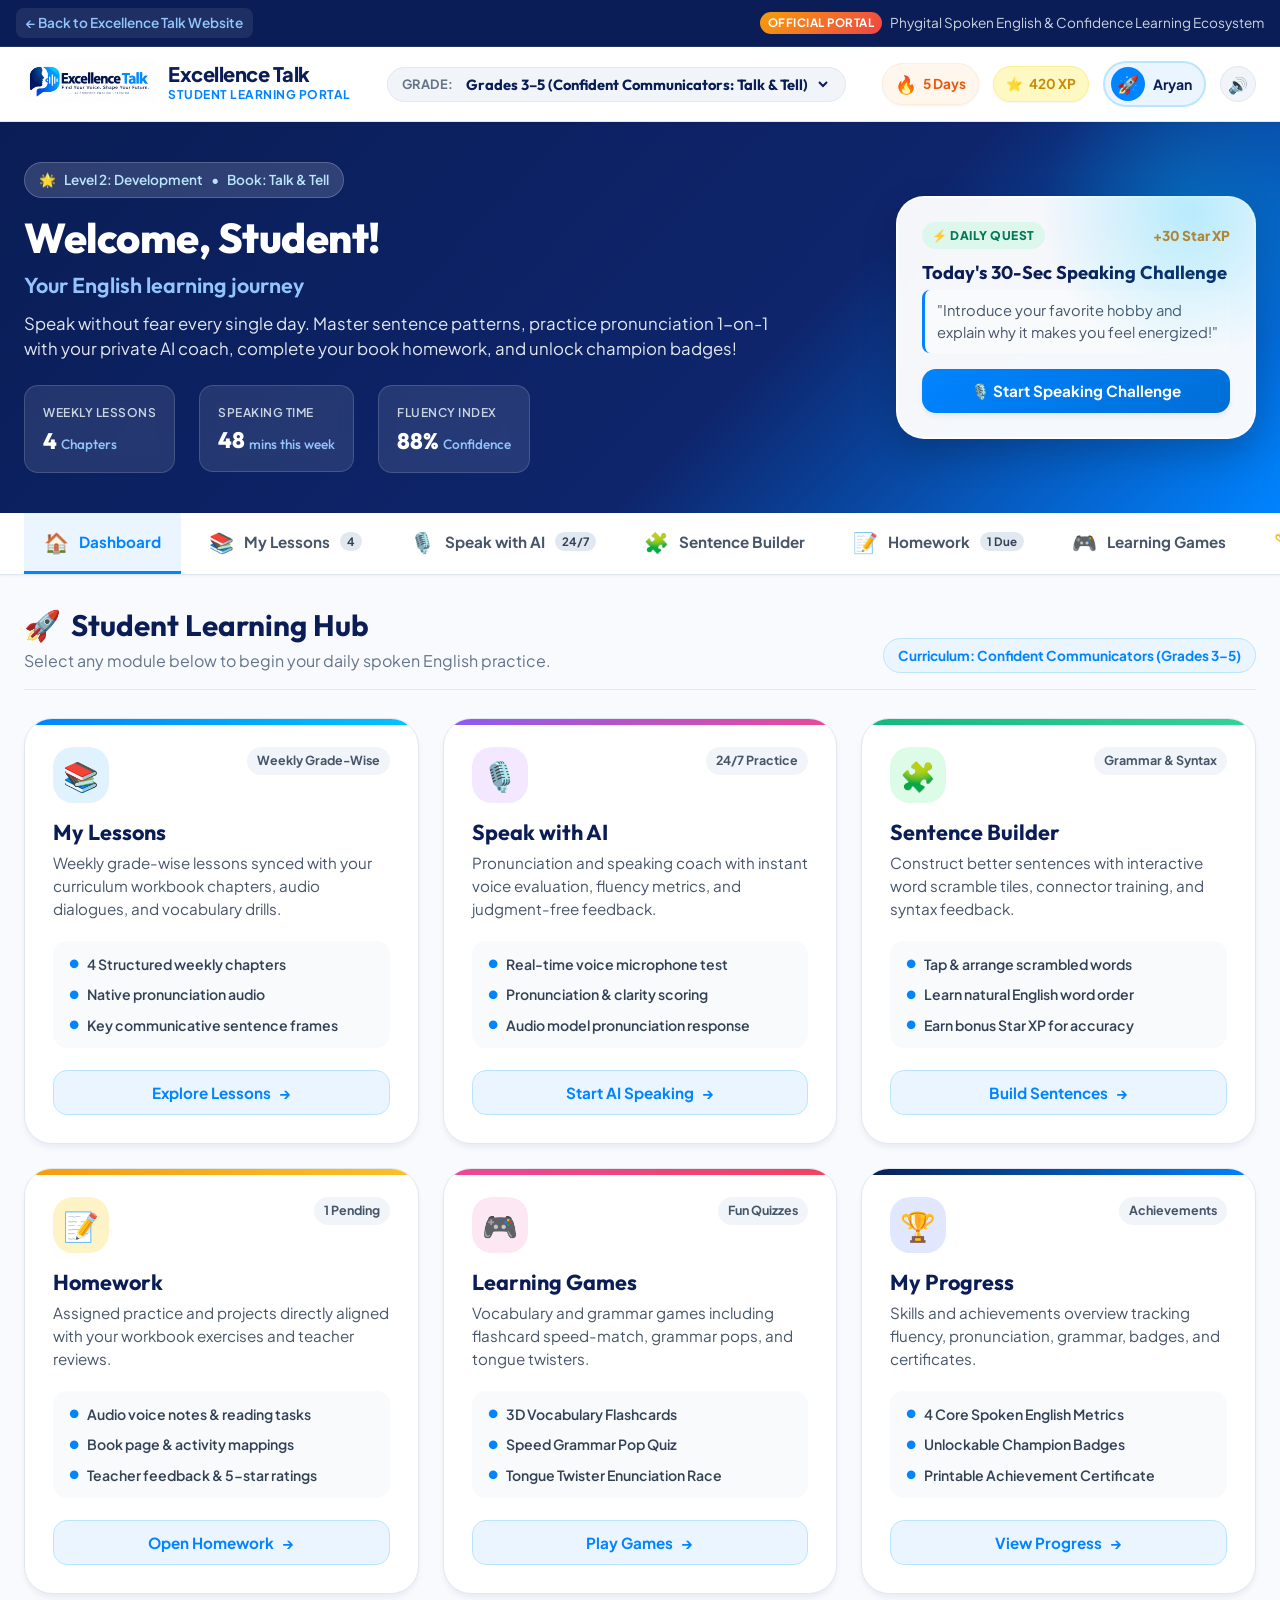
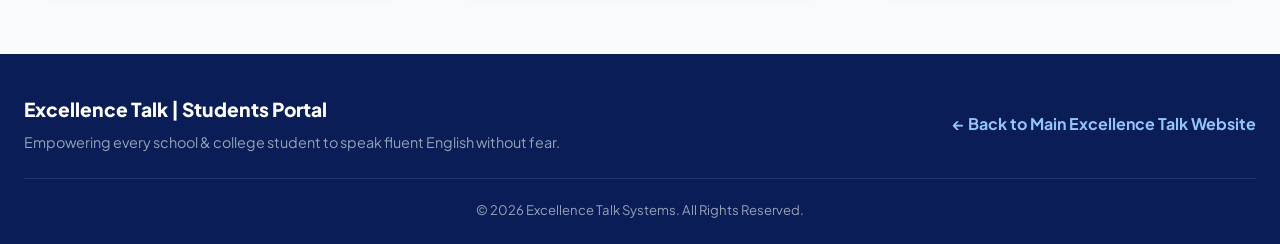
<file: students/index.html>
<!DOCTYPE html>
<html lang="en">
<head>
  <meta charset="UTF-8">
  <meta name="viewport" content="width=device-width, initial-scale=1.0">
  
  <title>Welcome, Student! | Excellence Talk Student Portal</title>
  <meta name="description" content="Welcome, Student! Your English learning journey starts here. Practice spoken English with 24/7 AI speech coaching, weekly grade-wise lessons, sentence builder, and fun learning games.">
  <meta name="theme-color" content="#0084FF">

  <!-- Favicon -->
  <link rel="icon" type="image/svg+xml" href="assets/favicon.svg">
  <link rel="icon" type="image/png" sizes="32x32" href="assets/favicon-32x32.png">
  <link rel="icon" type="image/png" sizes="16x16" href="assets/favicon-16x16.png">
  <link rel="shortcut icon" href="favicon.ico">
  <link rel="apple-touch-icon" sizes="180x180" href="assets/apple-touch-icon.png">

  <!-- Google Fonts: Outfit & Plus Jakarta Sans (Matches Excellence Talk Brand) -->
  <link rel="preconnect" href="https://fonts.googleapis.com">
  <link rel="preconnect" href="https://fonts.gstatic.com" crossorigin>
  <link href="https://fonts.googleapis.com/css2?family=Outfit:wght@500;600;700;800&family=Plus+Jakarta+Sans:wght@400;500;600;700;800&display=swap" rel="stylesheet">

  <link rel="canonical" href="https://excellencetalk.in/students/">
  <link rel="stylesheet" href="style.css">
</head>
<body>

  <!-- Top Announcement Bar with Link Back to Main Website -->
  <header class="portal-topbar">
    <div class="topbar-content">
      <a href="../index.html" class="topbar-back-link" title="Return to main Excellence Talk website">
        <span>← Back to Excellence Talk Website</span>
      </a>
      <div class="topbar-tagline">
        <span class="topbar-badge">Official Portal</span>
        <span>Phygital Spoken English & Confidence Learning Ecosystem</span>
      </div>
    </div>
  </header>

  <!-- Main Navigation Bar -->
  <nav class="portal-navbar">
    <div class="nav-container">
      <!-- Brand Logo & Portal Name -->
      <div class="brand-section">
        <a href="../index.html">
          <img src="assets/logo.png" alt="Excellence Talk Logo" class="brand-logo-img">
        </a>
        <div class="brand-title-wrap">
          <span class="brand-title">Excellence Talk</span>
          <span class="brand-subtitle">Student Learning Portal</span>
        </div>
      </div>

      <!-- Grade Level Selector Dropdown -->
      <div class="grade-selector-wrap" title="Change your grade level curriculum">
        <span class="grade-label">Grade:</span>
        <select id="grade-selector" class="grade-select" aria-label="Select Grade Level">
          <option value="grade-1-2">Grades 1–2 (Early Explorers: Talk & Wonder)</option>
          <option value="grade-3-5" selected>Grades 3–5 (Confident Communicators: Talk & Tell)</option>
          <option value="grade-6-8">Grades 6–8 (Fluent Speakers: Talk & Connect)</option>
          <option value="grade-9-10">Grades 9–10 (Persuasive Leaders: Talk & Lead)</option>
          <option value="college">College / Higher Ed (Global Professionals)</option>
        </select>
      </div>

      <!-- Student Stats & Profile -->
      <div class="user-profile-bar">
        <div class="streak-chip" title="Daily speaking practice streak">
          <span class="fire-icon">🔥</span>
          <span id="streak-counter">5 Days</span>
        </div>

        <div class="xp-chip" title="Total Stars & Experience Points">
          <span>⭐</span>
          <span id="xp-counter">420 XP</span>
        </div>

        <button class="student-avatar-btn" id="btn-edit-student" title="Edit Student Profile">
          <div class="avatar-bubble" id="avatar-icon">🚀</div>
          <span class="student-name-text" id="student-name-display">Aryan</span>
        </button>

        <button class="btn-sound-toggle" id="btn-sound-toggle" title="Toggle audio effects">
          <span id="sound-icon">🔊</span>
        </button>
      </div>
    </div>
  </nav>

  <!-- Hero Welcome Banner -->
  <section class="student-hero">
    <div class="hero-container">
      <div class="hero-left">
        <div class="hero-pill-badge">
          <span>🌟</span>
          <span id="hero-badge-level">Level 2: Development</span>
          <span>•</span>
          <span id="hero-book-theme">Book: Talk & Tell</span>
        </div>
        
        <!-- User's exact prompt headings -->
        <h1 class="hero-title">Welcome, Student!</h1>
        <h2 class="hero-subtitle">Your English learning journey</h2>
        <p class="hero-desc">
          Speak without fear every single day. Master sentence patterns, practice pronunciation 1-on-1 with your private AI coach, complete your book homework, and unlock champion badges!
        </p>

        <div class="hero-stats-row">
          <div class="hero-stat-card">
            <span class="stat-card-label">Weekly Lessons</span>
            <div class="stat-card-value" id="stat-lessons-count">4 <span class="stat-card-unit">Chapters</span></div>
          </div>
          <div class="hero-stat-card">
            <span class="stat-card-label">Speaking Time</span>
            <div class="stat-card-value">48 <span class="stat-card-unit">mins this week</span></div>
          </div>
          <div class="hero-stat-card">
            <span class="stat-card-label">Fluency Index</span>
            <div class="stat-card-value" id="stat-fluency-rate">88% <span class="stat-card-unit">Confidence</span></div>
          </div>
        </div>
      </div>

      <!-- Daily Speaking Challenge Box -->
      <div class="daily-challenge-box">
        <div class="daily-header">
          <span class="daily-tag">⚡ Daily Quest</span>
          <span class="daily-reward">+30 Star XP</span>
        </div>
        <h3 class="daily-title">Today's 30-Sec Speaking Challenge</h3>
        <p class="daily-prompt-text" id="daily-prompt-text">
          "Introduce your favorite hobby and explain why it makes you feel energized!"
        </p>
        <button class="btn-start-daily" id="btn-start-daily-quest">
          <span>🎙️ Start Speaking Challenge</span>
        </button>
      </div>
    </div>
  </section>

  <!-- Sticky Module Navigation Tabs -->
  <div class="module-tabs-strip">
    <div class="tabs-container" role="tablist">
      <button class="module-tab-btn active" data-view="dashboard" role="tab" aria-selected="true">
        <span class="tab-icon">🏠</span>
        <span>Dashboard</span>
      </button>

      <!-- 1. My Lessons -->
      <button class="module-tab-btn" data-view="lessons" role="tab" aria-selected="false">
        <span class="tab-icon">📚</span>
        <span>My Lessons</span>
        <span class="tab-badge" id="badge-tab-lessons">4</span>
      </button>

      <!-- 2. Speak with AI -->
      <button class="module-tab-btn" data-view="speak-ai" role="tab" aria-selected="false">
        <span class="tab-icon">🎙️</span>
        <span>Speak with AI</span>
        <span class="tab-badge">24/7</span>
      </button>

      <!-- 3. Sentence Builder -->
      <button class="module-tab-btn" data-view="sentence-builder" role="tab" aria-selected="false">
        <span class="tab-icon">🧩</span>
        <span>Sentence Builder</span>
      </button>

      <!-- 4. Homework -->
      <button class="module-tab-btn" data-view="homework" role="tab" aria-selected="false">
        <span class="tab-icon">📝</span>
        <span>Homework</span>
        <span class="tab-badge" id="badge-tab-hw">1 Due</span>
      </button>

      <!-- 5. Learning Games -->
      <button class="module-tab-btn" data-view="games" role="tab" aria-selected="false">
        <span class="tab-icon">🎮</span>
        <span>Learning Games</span>
      </button>

      <!-- 6. My Progress -->
      <button class="module-tab-btn" data-view="progress" role="tab" aria-selected="false">
        <span class="tab-icon">🏆</span>
        <span>My Progress</span>
      </button>
    </div>
  </div>

  <!-- Main Content Areas for the 6 Sections -->
  <main class="portal-main-content">

    <!-- ====================================================================
         VIEW 0: Dashboard Overview (Displays cards for all 6 core modules)
         ==================================================================== -->
    <section id="view-dashboard" class="portal-view active-view">
      <div class="view-header">
        <div class="view-title-wrap">
          <h2><span>🚀</span> Student Learning Hub</h2>
          <p class="view-subtitle">Select any module below to begin your daily spoken English practice.</p>
        </div>
        <span class="view-header-badge" id="dash-curriculum-badge">Curriculum: Grades 3–5</span>
      </div>

      <div class="dashboard-grid">
        <!-- 1. My Lessons Card -->
        <div class="module-card card-lessons">
          <div class="card-top">
            <div class="module-icon-box icon-lessons">📚</div>
            <span class="module-counter-badge">Weekly Grade-Wise</span>
          </div>
          <h3 class="module-title">My Lessons</h3>
          <p class="module-desc">Weekly grade-wise lessons synced with your curriculum workbook chapters, audio dialogues, and vocabulary drills.</p>
          <div class="card-meta-list">
            <div class="card-meta-item"><span class="meta-bullet">●</span> 4 Structured weekly chapters</div>
            <div class="card-meta-item"><span class="meta-bullet">●</span> Native pronunciation audio</div>
            <div class="card-meta-item"><span class="meta-bullet">●</span> Key communicative sentence frames</div>
          </div>
          <button class="btn-card-action" onclick="switchView('lessons')">
            <span>Explore Lessons</span>
            <span>→</span>
          </button>
        </div>

        <!-- 2. Speak with AI Card -->
        <div class="module-card card-speak-ai">
          <div class="card-top">
            <div class="module-icon-box icon-ai">🎙️</div>
            <span class="module-counter-badge">24/7 Practice</span>
          </div>
          <h3 class="module-title">Speak with AI</h3>
          <p class="module-desc">Pronunciation and speaking coach with instant voice evaluation, fluency metrics, and judgment-free feedback.</p>
          <div class="card-meta-list">
            <div class="card-meta-item"><span class="meta-bullet">●</span> Real-time voice microphone test</div>
            <div class="card-meta-item"><span class="meta-bullet">●</span> Pronunciation & clarity scoring</div>
            <div class="card-meta-item"><span class="meta-bullet">●</span> Audio model pronunciation response</div>
          </div>
          <button class="btn-card-action" onclick="switchView('speak-ai')">
            <span>Start AI Speaking</span>
            <span>→</span>
          </button>
        </div>

        <!-- 3. Sentence Builder Card -->
        <div class="module-card card-sentence">
          <div class="card-top">
            <div class="module-icon-box icon-sentence">🧩</div>
            <span class="module-counter-badge">Grammar & Syntax</span>
          </div>
          <h3 class="module-title">Sentence Builder</h3>
          <p class="module-desc">Construct better sentences with interactive word scramble tiles, connector training, and syntax feedback.</p>
          <div class="card-meta-list">
            <div class="card-meta-item"><span class="meta-bullet">●</span> Tap & arrange scrambled words</div>
            <div class="card-meta-item"><span class="meta-bullet">●</span> Learn natural English word order</div>
            <div class="card-meta-item"><span class="meta-bullet">●</span> Earn bonus Star XP for accuracy</div>
          </div>
          <button class="btn-card-action" onclick="switchView('sentence-builder')">
            <span>Build Sentences</span>
            <span>→</span>
          </button>
        </div>

        <!-- 4. Homework Card -->
        <div class="module-card card-homework">
          <div class="card-top">
            <div class="module-icon-box icon-homework">📝</div>
            <span class="module-counter-badge" id="dash-hw-badge">1 Pending</span>
          </div>
          <h3 class="module-title">Homework</h3>
          <p class="module-desc">Assigned practice and projects directly aligned with your workbook exercises and teacher reviews.</p>
          <div class="card-meta-list">
            <div class="card-meta-item"><span class="meta-bullet">●</span> Audio voice notes & reading tasks</div>
            <div class="card-meta-item"><span class="meta-bullet">●</span> Book page & activity mappings</div>
            <div class="card-meta-item"><span class="meta-bullet">●</span> Teacher feedback & 5-star ratings</div>
          </div>
          <button class="btn-card-action" onclick="switchView('homework')">
            <span>Open Homework</span>
            <span>→</span>
          </button>
        </div>

        <!-- 5. Learning Games Card -->
        <div class="module-card card-games">
          <div class="card-top">
            <div class="module-icon-box icon-games">🎮</div>
            <span class="module-counter-badge">Fun Quizzes</span>
          </div>
          <h3 class="module-title">Learning Games</h3>
          <p class="module-desc">Vocabulary and grammar games including flashcard speed-match, grammar pops, and tongue twisters.</p>
          <div class="card-meta-list">
            <div class="card-meta-item"><span class="meta-bullet">●</span> 3D Vocabulary Flashcards</div>
            <div class="card-meta-item"><span class="meta-bullet">●</span> Speed Grammar Pop Quiz</div>
            <div class="card-meta-item"><span class="meta-bullet">●</span> Tongue Twister Enunciation Race</div>
          </div>
          <button class="btn-card-action" onclick="switchView('games')">
            <span>Play Games</span>
            <span>→</span>
          </button>
        </div>

        <!-- 6. My Progress Card -->
        <div class="module-card card-progress">
          <div class="card-top">
            <div class="module-icon-box icon-progress">🏆</div>
            <span class="module-counter-badge">Achievements</span>
          </div>
          <h3 class="module-title">My Progress</h3>
          <p class="module-desc">Skills and achievements overview tracking fluency, pronunciation, grammar, badges, and certificates.</p>
          <div class="card-meta-list">
            <div class="card-meta-item"><span class="meta-bullet">●</span> 4 Core Spoken English Metrics</div>
            <div class="card-meta-item"><span class="meta-bullet">●</span> Unlockable Champion Badges</div>
            <div class="card-meta-item"><span class="meta-bullet">●</span> Printable Achievement Certificate</div>
          </div>
          <button class="btn-card-action" onclick="switchView('progress')">
            <span>View Progress</span>
            <span>→</span>
          </button>
        </div>
      </div>
    </section>


    <!-- ====================================================================
         VIEW 1: My Lessons (Weekly grade-wise lessons)
         ==================================================================== -->
    <section id="view-lessons" class="portal-view">
      <div class="view-header">
        <div class="view-title-wrap">
          <h2><span>📚</span> My Lessons</h2>
          <p class="view-subtitle">Weekly grade-wise lessons synced with your curriculum workbook chapters.</p>
        </div>
        <div class="book-tag">
          <span>📖 Official Curriculum:</span>
          <strong id="lessons-book-title">Talk & Tell (Grades 3–5)</strong>
        </div>
      </div>

      <!-- Current Level Banner -->
      <div class="curriculum-banner">
        <div>
          <h3 class="curriculum-banner-title" id="curriculum-banner-title">Talk & Tell • Confident Communicators</h3>
          <p class="curriculum-banner-sub" id="curriculum-banner-sub">Focus: Storytelling, sentence syntax, daily situational dialogues & roleplays</p>
        </div>
        <button class="btn-start-daily" style="width: auto;" onclick="openLessonModal(0)">
          <span>▶️ Continue Current Week</span>
        </button>
      </div>

      <!-- Weekly Lessons Grid -->
      <div class="lessons-grid" id="lessons-cards-container">
        <!-- Rendered dynamically by app.js from CURRICULUM_DATA -->
      </div>
    </section>


    <!-- ====================================================================
         VIEW 2: Speak with AI (Pronunciation and speaking)
         ==================================================================== -->
    <section id="view-speak-ai" class="portal-view">
      <div class="view-header">
        <div class="view-title-wrap">
          <h2><span>🎙️</span> Speak with AI</h2>
          <p class="view-subtitle">Pronunciation and speaking coach. Practice speaking aloud in a private, judgment-free environment.</p>
        </div>
        <span class="view-header-badge">AI Speech Engine Active</span>
      </div>

      <div class="speak-ai-container">
        <!-- Main Speaking Stage -->
        <div class="speech-practice-card">
          <div class="coach-header">
            <div class="coach-avatar">🤖</div>
            <div class="coach-meta">
              <h3>Alex • Excellence AI Voice Coach</h3>
              <div class="coach-status-online">
                <span class="status-dot"></span>
                <span>Ready to listen and evaluate your pronunciation</span>
              </div>
            </div>
          </div>

          <!-- Prompt Challenge Card -->
          <div class="prompt-display-card">
            <div class="prompt-card-badge">Current Speaking Challenge</div>
            <h4 class="prompt-challenge-text" id="ai-active-prompt">
              "Tell me about your favorite toy. What color is it and why do you like it?"
            </h4>
            <div class="sample-answer-box">
              <span style="font-weight:700; color:var(--primary); font-size:0.85rem;">Sample:</span>
              <span id="ai-active-sample">"My favorite toy is a red toy car. It goes very fast and makes me laugh!"</span>
              <button class="btn-listen-sample" id="btn-listen-sample" title="Listen to sample audio">
                <span>🔊 Listen</span>
              </button>
            </div>
          </div>

          <!-- Interactive Mic Button Area -->
          <div class="mic-interactive-stage">
            <button class="mic-btn-main" id="btn-mic-toggle" title="Click to start speaking">
              <span id="mic-icon">🎙️</span>
            </button>
            <div class="mic-instruction-text" id="mic-status-label">
              Click the microphone and speak aloud
            </div>
            <div class="mic-subtext" id="mic-subtext-label">
              Speak clearly into your device microphone
            </div>

            <!-- Visual waveform bars -->
            <div class="audio-waves-wrap" id="waveform-wrap">
              <div class="wave-bar"></div>
              <div class="wave-bar"></div>
              <div class="wave-bar"></div>
              <div class="wave-bar"></div>
              <div class="wave-bar"></div>
              <div class="wave-bar"></div>
              <div class="wave-bar"></div>
            </div>
          </div>

          <!-- Speech Analysis & Results Card -->
          <div class="speech-result-box" id="speech-result-box">
            <div class="transcript-header">
              <span class="transcript-label">What the AI Heard:</span>
              <button class="btn-listen-sample" id="btn-replay-user-speech">🔊 Hear Playback</button>
            </div>
            <div class="transcript-text" id="user-transcript-display">
              "Yesterday I conducted an exciting experiment in the science club."
            </div>

            <div class="score-breakdown-row">
              <div class="score-meter-card">
                <div class="score-meter-title">Pronunciation</div>
                <div class="score-meter-value" id="score-pronunciation" style="color:#0084FF;">92%</div>
              </div>
              <div class="score-meter-card">
                <div class="score-meter-title">Fluency & Pace</div>
                <div class="score-meter-value" id="score-fluency" style="color:#10B981;">89%</div>
              </div>
              <div class="score-meter-card">
                <div class="score-meter-title">Grammar & Syntax</div>
                <div class="score-meter-value" id="score-grammar" style="color:#8B5CF6;">95%</div>
              </div>
            </div>

            <div class="ai-feedback-banner">
              <span class="ai-feedback-icon">🌟</span>
              <div class="ai-feedback-text" id="ai-feedback-text">
                "Outstanding articulation! Your pronunciation of multi-syllable words was crisp and your speech rhythm was confident."
              </div>
            </div>
          </div>
        </div>

        <!-- Topic Selection Sidebar -->
        <aside class="prompts-sidebar">
          <h3 class="sidebar-title">Select Practice Topic</h3>
          <div class="prompts-list" id="ai-prompts-list">
            <!-- Rendered by app.js -->
          </div>
        </aside>
      </div>
    </section>


    <!-- ====================================================================
         VIEW 3: Sentence Builder (Construct better sentences)
         ==================================================================== -->
    <section id="view-sentence-builder" class="portal-view">
      <div class="view-header">
        <div class="view-title-wrap">
          <h2><span>🧩</span> Sentence Builder</h2>
          <p class="view-subtitle">Construct better sentences. Tap words in order to form fluent, grammatical sentences.</p>
        </div>
        <span class="view-header-badge" id="sb-score-badge">Level 1 of 4</span>
      </div>

      <div class="sentence-builder-stage">
        <div class="sb-header">
          <span class="sb-level-tag" id="sb-round-tag">Puzzle 1 of 4</span>
          <span style="font-weight:700; color:#CA8A04;">⭐ +25 XP per correct sentence</span>
        </div>

        <p class="sb-instructions">Tap or click words from the bank below to construct the correct spoken English sentence:</p>
        <div class="sb-hint-box" id="sb-hint-text">
          💡 Hint: Subject + verb + adjective + noun + time expression.
        </div>

        <!-- Target Construction Slot -->
        <div class="sb-target-container" id="sb-target-container">
          <div class="sb-target-placeholder" id="sb-target-placeholder">
            Click words from below to place them here...
          </div>
        </div>

        <!-- Word Bank -->
        <div class="word-tiles-bank" id="sb-word-bank">
          <!-- Dynamically populated word tiles -->
        </div>

        <!-- Action Bar -->
        <div class="sb-action-bar">
          <div class="sb-secondary-btns">
            <button class="btn-sb-secondary" id="btn-sb-reset">🔄 Reset Words</button>
            <button class="btn-sb-secondary" id="btn-sb-audio">🔊 Hear Hint</button>
          </div>
          <button class="btn-check-sentence" id="btn-sb-check">
            <span>✓ Check Sentence</span>
          </button>
        </div>

        <!-- Feedback Alert -->
        <div class="sb-feedback-alert" id="sb-feedback-alert">
          <strong id="sb-feedback-title">Brilliant!</strong>
          <span id="sb-feedback-msg">Your sentence is grammatically flawless and sounds natural.</span>
        </div>
      </div>
    </section>


    <!-- ====================================================================
         VIEW 4: Homework (Assigned practice and projects)
         ==================================================================== -->
    <section id="view-homework" class="portal-view">
      <div class="view-header">
        <div class="view-title-wrap">
          <h2><span>📝</span> Homework</h2>
          <p class="view-subtitle">Assigned practice and projects synchronized with your printed textbook.</p>
        </div>
        <span class="view-header-badge">Teacher Sync Connected</span>
      </div>

      <div class="homework-tabs-sub">
        <button class="subtab-btn active" data-hw-filter="all">All Assignments</button>
        <button class="subtab-btn" data-hw-filter="pending">Pending</button>
        <button class="subtab-btn" data-hw-filter="completed">Completed & Reviewed</button>
      </div>

      <div class="homework-list" id="homework-items-container">
        <!-- Rendered by app.js -->
      </div>
    </section>


    <!-- ====================================================================
         VIEW 5: Learning Games (Vocabulary and grammar games)
         ==================================================================== -->
    <section id="view-games" class="portal-view">
      <div class="view-header">
        <div class="view-title-wrap">
          <h2><span>🎮</span> Learning Games</h2>
          <p class="view-subtitle">Vocabulary and grammar games designed to make speech fluency playful and memorable.</p>
        </div>
        <span class="view-header-badge">Earn Champion XP</span>
      </div>

      <div class="games-hub-grid">
        <!-- Game 1: 3D Flashcard Explorer -->
        <div class="game-hub-card">
          <div class="game-icon-circle game-icon-vocab">🗂️</div>
          <h3 class="game-card-title">3D Vocabulary Flashcards</h3>
          <p class="game-card-desc">Flip interactive cards to discover advanced speaking words, phonetics, definitions, and real contextual examples.</p>
          <button class="btn-launch-game btn-launch-pink" onclick="openGameModal('flashcards')">
            <span>Play Flashcards</span>
            <span>→</span>
          </button>
        </div>

        <!-- Game 2: Speed Grammar Pop -->
        <div class="game-hub-card">
          <div class="game-icon-circle game-icon-grammar">⚡</div>
          <h3 class="game-card-title">Speed Grammar Pop</h3>
          <p class="game-card-desc">Rapid-fire spoken grammar quiz! Identify polite sentence frames, past tense verbs, and debate discourse markers.</p>
          <button class="btn-launch-game btn-launch-purple" onclick="openGameModal('grammar')">
            <span>Play Grammar Pop</span>
            <span>→</span>
          </button>
        </div>

        <!-- Game 3: Tongue Twister Sprint -->
        <div class="game-hub-card">
          <div class="game-icon-circle game-icon-twister">🌪️</div>
          <h3 class="game-card-title">Tongue Twister Sprint</h3>
          <p class="game-card-desc">Sharpen your articulators, tongue placement, and plosive sounds with fun cadence tongue twisters.</p>
          <button class="btn-launch-game btn-launch-amber" onclick="openGameModal('twister')">
            <span>Play Twister Sprint</span>
            <span>→</span>
          </button>
        </div>
      </div>
    </section>


    <!-- ====================================================================
         VIEW 6: My Progress (Skills and achievements)
         ==================================================================== -->
    <section id="view-progress" class="portal-view">
      <div class="view-header">
        <div class="view-title-wrap">
          <h2><span>🏆</span> My Progress</h2>
          <p class="view-subtitle">Skills and achievements tracker. Watch your confidence and fluency index climb week after week.</p>
        </div>
        <span class="view-header-badge">CEFR Level: B1 (Progressing to B2)</span>
      </div>

      <!-- Metric Highlights -->
      <div class="progress-top-summary">
        <div class="progress-metric-box">
          <div class="metric-circle-icon" style="background:#E0F2FE; color:#0284C7;">⏱️</div>
          <div class="metric-data">
            <h4 id="prog-time-total">3.8 hrs</h4>
            <p>Total Speaking Practice</p>
          </div>
        </div>

        <div class="progress-metric-box">
          <div class="metric-circle-icon" style="background:#DCFCE7; color:#15803D;">📖</div>
          <div class="metric-data">
            <h4 id="prog-completed-lessons">7 / 16</h4>
            <p>Book Chapters Mastered</p>
          </div>
        </div>

        <div class="progress-metric-box">
          <div class="metric-circle-icon" style="background:#FEF3C7; color:#B45309;">🔥</div>
          <div class="metric-data">
            <h4>5 Days</h4>
            <p>Active Practice Streak</p>
          </div>
        </div>

        <div class="progress-metric-box">
          <div class="metric-circle-icon" style="background:#F3E8FF; color:#7E22CE;">⭐</div>
          <div class="metric-data">
            <h4 id="prog-total-xp">420 XP</h4>
            <p>Earned Star Points</p>
          </div>
        </div>
      </div>

      <!-- Skills Progress Bars -->
      <div class="skills-breakdown-card">
        <h3 style="font-size:1.3rem; margin-bottom: 20px; color:var(--navy-dark);">Core Speaking Competencies</h3>
        
        <div class="skill-bar-row">
          <div class="skill-bar-header">
            <span>Fluency & Cadence</span>
            <span style="color:var(--primary);">88%</span>
          </div>
          <div class="skill-bar-track">
            <div class="skill-bar-fill fill-fluency" style="width: 88%;"></div>
          </div>
        </div>

        <div class="skill-bar-row">
          <div class="skill-bar-header">
            <span>Pronunciation & Enunciation</span>
            <span style="color:var(--purple);">84%</span>
          </div>
          <div class="skill-bar-track">
            <div class="skill-bar-fill fill-pronunciation" style="width: 84%;"></div>
          </div>
        </div>

        <div class="skill-bar-row">
          <div class="skill-bar-header">
            <span>Grammar & Sentence Construction</span>
            <span style="color:var(--secondary);">91%</span>
          </div>
          <div class="skill-bar-track">
            <div class="skill-bar-fill fill-grammar" style="width: 91%;"></div>
          </div>
        </div>

        <div class="skill-bar-row">
          <div class="skill-bar-header">
            <span>Vocabulary Richness</span>
            <span style="color:var(--accent);">95%</span>
          </div>
          <div class="skill-bar-track">
            <div class="skill-bar-fill fill-vocab" style="width: 95%;"></div>
          </div>
        </div>
      </div>

      <!-- Badges Showcase -->
      <div class="badges-section">
        <h3 style="font-size:1.3rem; color:var(--navy-dark);">Earned Badges & Honors</h3>
        <p style="font-size:0.9rem; color:var(--slate-500); margin-top:2px;">Complete lessons, sentence builders, and speech sessions to unlock badges.</p>

        <div class="badges-grid">
          <div class="badge-item unlocked">
            <div class="badge-icon">🦁</div>
            <div class="badge-name">First Words</div>
            <div class="badge-condition">Completed 1st speaking session</div>
          </div>

          <div class="badge-item unlocked">
            <div class="badge-icon">🔥</div>
            <div class="badge-name">5-Day Streaker</div>
            <div class="badge-condition">Spoke 5 days continuously</div>
          </div>

          <div class="badge-item unlocked">
            <div class="badge-icon">🧩</div>
            <div class="badge-name">Syntax Master</div>
            <div class="badge-condition">Constructed 10 perfect sentences</div>
          </div>

          <div class="badge-item unlocked">
            <div class="badge-icon">🎙️</div>
            <div class="badge-name">Fearless Speaker</div>
            <div class="badge-condition">Scored 90%+ on AI speech</div>
          </div>

          <div class="badge-item">
            <div class="badge-icon">👑</div>
            <div class="badge-name">Orator of the Month</div>
            <div class="badge-condition">Score 1000 XP in a month</div>
          </div>

          <div class="badge-item">
            <div class="badge-icon">🌟</div>
            <div class="badge-name">Debate Champion</div>
            <div class="badge-condition">Finish Level 3 or 4 curriculum</div>
          </div>
        </div>
      </div>

      <!-- Certificate Promotion Banner -->
      <div class="certificate-promo-banner">
        <div class="cert-banner-text">
          <h3>Excellence Talk Certificate of Spoken English</h3>
          <p>Download your verified student achievement certificate certified by Excellence Talk Systems.</p>
        </div>
        <button class="btn-generate-cert" onclick="openCertificateModal()">
          <span>🎓 View & Print Certificate</span>
        </button>
      </div>
    </section>

  </main>


  <!-- ====================================================================
       MODAL 1: Lesson Detail Viewer
       ==================================================================== -->
  <div class="modal-overlay" id="modal-lesson-detail">
    <div class="modal-dialog">
      <div class="modal-header">
        <h3 class="modal-title" id="modal-lesson-title">Lesson Details</h3>
        <button class="btn-close-modal" onclick="closeModal('modal-lesson-detail')">✕</button>
      </div>
      <div class="modal-body" id="modal-lesson-body">
        <!-- Rendered by app.js -->
      </div>
    </div>
  </div>


  <!-- ====================================================================
       MODAL 2: Interactive Games Modal
       ==================================================================== -->
  <div class="modal-overlay" id="modal-game">
    <div class="modal-dialog">
      <div class="modal-header">
        <h3 class="modal-title" id="modal-game-title">Learning Game</h3>
        <button class="btn-close-modal" onclick="closeModal('modal-game')">✕</button>
      </div>
      <div class="modal-body" id="modal-game-body">
        <!-- Rendered dynamically for Flashcards, Grammar Pop, or Twister -->
      </div>
    </div>
  </div>


  <!-- ====================================================================
       MODAL 3: Homework Submission Modal
       ==================================================================== -->
  <div class="modal-overlay" id="modal-homework-submit">
    <div class="modal-dialog">
      <div class="modal-header">
        <h3 class="modal-title" id="modal-hw-title">Submit Homework</h3>
        <button class="btn-close-modal" onclick="closeModal('modal-homework-submit')">✕</button>
      </div>
      <div class="modal-body">
        <p id="modal-hw-desc" style="margin-bottom:16px; font-weight:600; color:var(--navy-dark);"></p>
        
        <div style="background:var(--slate-50); border:1px solid var(--slate-200); border-radius:var(--radius-md); padding:18px; margin-bottom:18px; text-align:center;">
          <button class="mic-btn-main" id="btn-hw-record-mic" style="width:70px; height:70px; font-size:1.8rem; margin-bottom:10px;">
            <span>🎙️</span>
          </button>
          <div style="font-weight:700; color:var(--navy-dark);" id="hw-mic-status">Tap to Record Voice Homework</div>
          <span style="font-size:0.8rem; color:var(--slate-500);">Or type your notes below:</span>
        </div>

        <textarea id="hw-submission-text" placeholder="Type your answers, thoughts or dialogue notes here..." rows="4" style="width:100%; border:1px solid var(--slate-300); border-radius:var(--radius-md); padding:12px; font-family:var(--font-body); font-size:0.95rem; margin-bottom:18px;"></textarea>

        <button class="btn-start-daily" id="btn-confirm-submit-hw" style="width:100%;">
          <span>🚀 Submit to Teacher</span>
        </button>
      </div>
    </div>
  </div>


  <!-- ====================================================================
       MODAL 4: Printable Certificate of Achievement
       ==================================================================== -->
  <div class="modal-overlay" id="modal-certificate">
    <div class="modal-dialog" style="max-width: 800px;">
      <div class="modal-header">
        <h3 class="modal-title">Certificate of Spoken English Mastery</h3>
        <button class="btn-close-modal" onclick="closeModal('modal-certificate')">✕</button>
      </div>
      <div class="modal-body">
        <div class="cert-canvas-wrap" id="printable-certificate">
          <img src="assets/logo.png" alt="Excellence Talk Logo" class="cert-logo">
          <h2 class="cert-main-title">Certificate of Achievement</h2>
          <div class="cert-sub">Excellence Talk Phygital Spoken English Ecosystem</div>
          
          <div class="cert-awarded-to">This is proudly awarded to</div>
          <div class="cert-student-name" id="cert-name-field">Aryan Sharma</div>
          <div class="cert-reason" id="cert-reason-field">
            For outstanding dedication, consistent daily practice, and commendable speech confidence in the <strong>Talk & Tell</strong> Spoken English Curriculum.
          </div>

          <div class="cert-signatures">
            <div class="cert-sig-block">
              <div class="sig-line">Academic Director</div>
              <div class="sig-name">Lead Trainer & Educator<br>Excellence Talk</div>
            </div>
            <div class="cert-sig-block">
              <div class="sig-line">Official Certification</div>
              <div class="sig-name">Verified Level Completion<br>Date: <span id="cert-date-field">November 2026</span></div>
            </div>
          </div>
        </div>

        <div style="display:flex; justify-content:flex-end; gap:12px; margin-top:20px;">
          <button class="btn-sb-secondary" onclick="closeModal('modal-certificate')">Close</button>
          <button class="btn-start-daily" style="width:auto;" onclick="window.print()">
            <span>🖨️ Print / Save PDF</span>
          </button>
        </div>
      </div>
    </div>
  </div>


  <!-- ====================================================================
       MODAL 5: Student Profile Edit
       ==================================================================== -->
  <div class="modal-overlay" id="modal-profile">
    <div class="modal-dialog" style="max-width:440px;">
      <div class="modal-header">
        <h3 class="modal-title">Edit Student Profile</h3>
        <button class="btn-close-modal" onclick="closeModal('modal-profile')">✕</button>
      </div>
      <div class="modal-body">
        <div style="margin-bottom:16px;">
          <label style="display:block; font-weight:700; margin-bottom:6px; color:var(--navy-dark);">Student Name:</label>
          <input type="text" id="input-student-name" value="Aryan" style="width:100%; padding:10px 14px; border:1px solid var(--slate-300); border-radius:var(--radius-sm); font-size:1rem; font-family:var(--font-body);">
        </div>

        <div style="margin-bottom:24px;">
          <label style="display:block; font-weight:700; margin-bottom:6px; color:var(--navy-dark);">Choose Your Avatar:</label>
          <div style="display:flex; gap:10px; font-size:1.8rem;">
            <button class="avatar-opt-btn" onclick="selectAvatar('🚀')">🚀</button>
            <button class="avatar-opt-btn" onclick="selectAvatar('🦁')">🦁</button>
            <button class="avatar-opt-btn" onclick="selectAvatar('⚡')">⚡</button>
            <button class="avatar-opt-btn" onclick="selectAvatar('👑')">👑</button>
            <button class="avatar-opt-btn" onclick="selectAvatar('🎓')">🎓</button>
            <button class="avatar-opt-btn" onclick="selectAvatar('💼')">💼</button>
          </div>
        </div>

        <button class="btn-start-daily" style="width:100%;" onclick="saveProfile()">
          <span>Save Changes</span>
        </button>
      </div>
    </div>
  </div>


  <!-- Portal Footer -->
  <footer class="portal-footer">
    <div class="footer-inner">
      <div class="footer-brand">
        <div style="font-weight:800; font-size:1.2rem; color:var(--white);">Excellence Talk | Students Portal</div>
        <p style="color:#94A3B8; font-size:0.9rem;">Empowering every school & college student to speak fluent English without fear.</p>
      </div>

      <div>
        <a href="../index.html" style="color:#93C5FD; font-weight:700; display:inline-flex; align-items:center; gap:6px;">
          <span>← Back to Main Excellence Talk Website</span>
        </a>
      </div>
    </div>

    <div class="footer-copy">
      © 2026 Excellence Talk Systems. All Rights Reserved.
    </div>
  </footer>

  <!-- Scripts -->
  <script src="lessons-data.js"></script>
  <script src="app.js"></script>
</body>
</html>
</file>
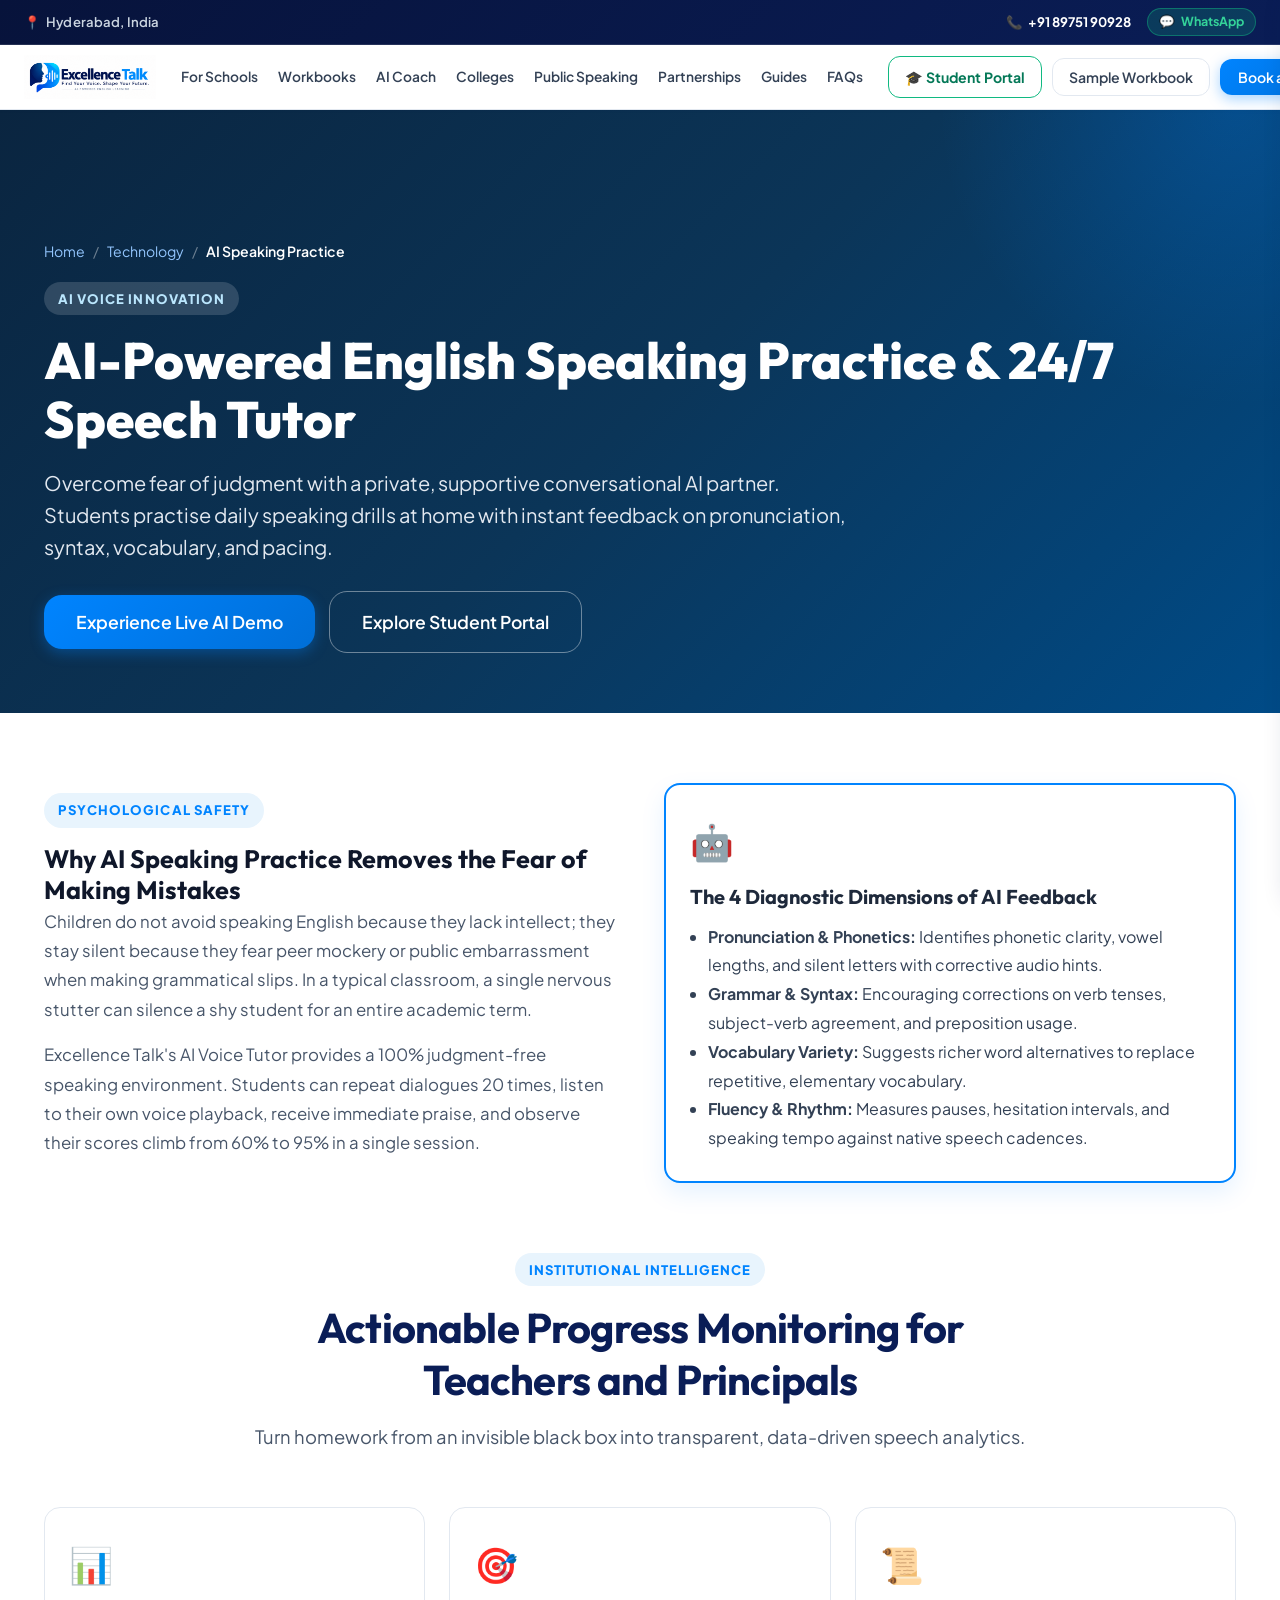
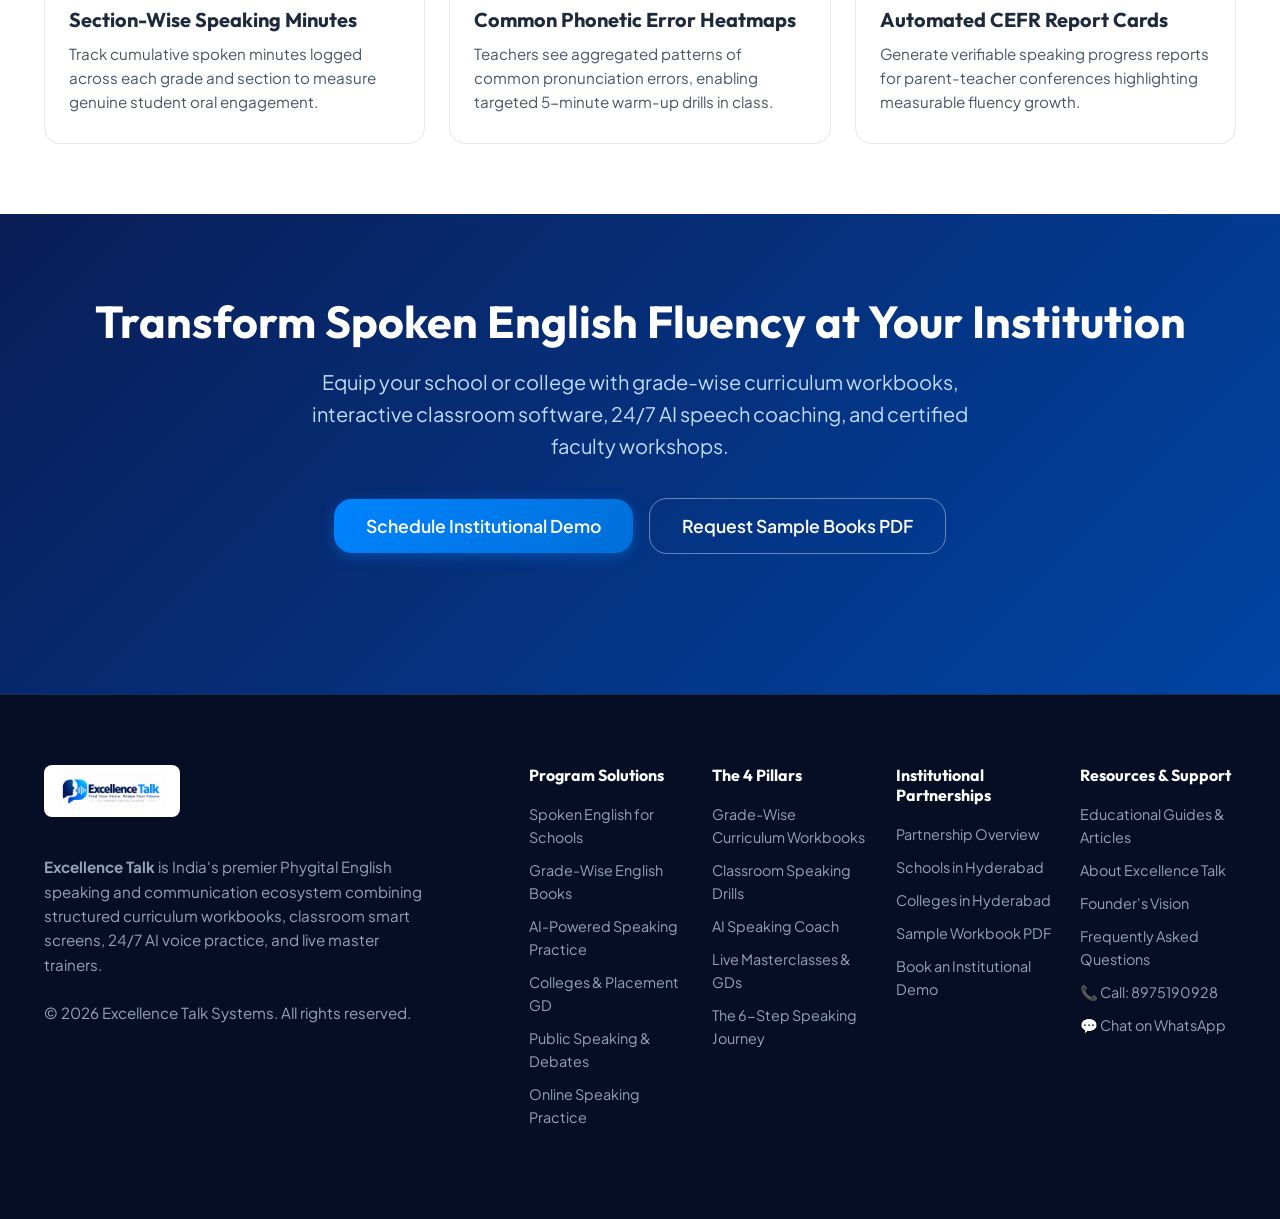
<file: ai-english-speaking-practice.html>
<!DOCTYPE html>
<html lang="en">
<head>
  <meta charset="UTF-8">
  <meta name="viewport" content="width=device-width, initial-scale=1.0">
  
  <!-- Primary SEO Meta Tags -->
  <title>AI-Powered English Speaking Practice & 24/7 AI Speaking Tutor | Excellence Talk</title>
  <meta name="title" content="AI-Powered English Speaking Practice & 24/7 AI Speaking Tutor | Excellence Talk">
  <meta name="description" content="Private, judgment-free AI English speaking practice for school and college students. Real-time feedback on pronunciation, grammar, vocabulary, and fluency rhythm.">
  <meta name="keywords" content="ai-powered english speaking practice, ai english speaking tutor, ai voice speaking coach, online english speaking practice, english fluency development">
  <meta name="author" content="Excellence Talk">
  <meta name="robots" content="index, follow, max-snippet:-1, max-image-preview:large, max-video-preview:-1">
  <link rel="canonical" href="https://excellencetalk.in/ai-english-speaking-practice.html">

  <!-- Favicon & Web App Manifest (Google Search & Multi-Device Compliant) -->
  <link rel="icon" href="/favicon.ico" sizes="any">
  <link rel="icon" type="image/svg+xml" href="assets/favicon.svg">
  <link rel="icon" type="image/png" sizes="48x48" href="assets/favicon-48x48.png">
  <link rel="icon" type="image/png" sizes="96x96" href="assets/favicon-96x96.png">
  <link rel="icon" type="image/png" sizes="144x144" href="assets/favicon-144x144.png">
  <link rel="icon" type="image/png" sizes="192x192" href="assets/favicon-192x192.png">
  <link rel="icon" type="image/png" sizes="32x32" href="assets/favicon-32x32.png">
  <link rel="icon" type="image/png" sizes="16x16" href="assets/favicon-16x16.png">
  <link rel="apple-touch-icon" sizes="180x180" href="assets/apple-touch-icon.png">
  <link rel="manifest" href="manifest.json">
  <meta name="theme-color" content="#0084FF">

  <!-- Open Graph / Facebook Meta Tags -->
  <meta property="og:type" content="website">
  <meta property="og:url" content="https://excellencetalk.in/ai-english-speaking-practice.html">
  <meta property="og:site_name" content="Excellence Talk">
  <meta property="og:title" content="AI-Powered English Speaking Practice & 24/7 AI Speaking Tutor | Excellence Talk">
  <meta property="og:description" content="Private, judgment-free AI English speaking practice for school and college students. Real-time feedback on pronunciation, grammar, vocabulary, and fluency rhythm.">
  <meta property="og:image" content="https://excellencetalk.in/assets/logo.png">

  <!-- Twitter Meta Tags -->
  <meta name="twitter:card" content="summary_large_image">
  <meta name="twitter:url" content="https://excellencetalk.in/ai-english-speaking-practice.html">
  <meta name="twitter:title" content="AI-Powered English Speaking Practice & 24/7 AI Speaking Tutor | Excellence Talk">
  <meta name="twitter:description" content="Private, judgment-free AI English speaking practice for school and college students. Real-time feedback on pronunciation, grammar, vocabulary, and fluency rhythm.">
  <meta name="twitter:image" content="https://excellencetalk.in/assets/logo.png">

  <!-- Stylesheets & Fonts -->
  <link rel="stylesheet" href="style.css?v=20261109c">
  <link rel="preconnect" href="https://fonts.googleapis.com">
  <link rel="preconnect" href="https://fonts.gstatic.com" crossorigin>
  <link href="https://fonts.googleapis.com/css2?family=Plus+Jakarta+Sans:wght@300;400;500;600;700;800&family=Outfit:wght@400;500;600;700;800&display=swap" rel="stylesheet">
  <!-- Schema.org Structured Data -->
  <script type="application/ld+json">
  {
    "@context": "https://schema.org",
    "@graph": [
      {
        "@type": "SoftwareApplication",
        "@id": "https://excellencetalk.in/ai-english-speaking-practice.html#software",
        "name": "Excellence Talk AI Speaking Coach",
        "applicationCategory": "EducationalApplication",
        "operatingSystem": "All (Web & Mobile)",
        "description": "Private, judgment-free AI English speaking practice for school and college students with instant feedback on pronunciation, grammar, vocabulary, and fluency.",
        "provider": {
          "@type": "EducationalOrganization",
          "name": "Excellence Talk",
          "url": "https://excellencetalk.in/"
        }
      },
      {
        "@type": "BreadcrumbList",
        "@id": "https://excellencetalk.in/ai-english-speaking-practice.html#breadcrumbs",
        "itemListElement": [
          {
            "@type": "ListItem",
            "position": 1,
            "name": "Home",
            "item": "https://excellencetalk.in/"
          },
          {
            "@type": "ListItem",
            "position": 2,
            "name": "AI Speaking Coach",
            "item": "https://excellencetalk.in/ai-english-speaking-practice.html"
          }
        ]
      }
    ]
  }
  </script>
</head>
<body>

  <!-- Top Information Bar -->
  <div class="top-bar">
    <div class="top-bar-container">
      <div class="top-bar-left">
        <span class="top-bar-item"><span class="top-bar-icon">📍</span> Hyderabad, India</span>
      </div>
      <div class="top-bar-right">
        <a href="tel:8975190928" class="top-bar-link" title="Call directly on +91 89751 90928">
          <span class="top-bar-icon">📞</span> +91 89751 90928
        </a>
        <a href="https://wa.me/918975190928?text=Hello%20Rahim%20sir%2C%20I%20would%20like%20to%20connect%20regarding%20Excellence%20Talk." target="_blank" rel="noopener noreferrer" class="top-bar-link top-bar-whatsapp-pill" title="Chat on WhatsApp">
          <span class="top-bar-icon">💬</span> WhatsApp
        </a>
      </div>
    </div>
  </div>

  <!-- Navigation -->
  <nav class="navbar">
    <div class="nav-container">
      <a href="index.html" class="brand-logo-link">
        <img src="assets/logo.png" alt="Excellence Talk - Spoken English & Communication Skills" class="nav-logo-img">
      </a>
      
      <div class="nav-links">
        <a href="spoken-english-for-schools.html">For Schools</a>
        <a href="grade-wise-english-books.html">Workbooks</a>
        <a href="ai-english-speaking-practice.html">AI Coach</a>
        <a href="english-communication-for-colleges.html">Colleges</a>
        <a href="public-speaking-for-students.html">Public Speaking</a>
        <a href="institutional-partnerships.html">Partnerships</a>
        <a href="articles.html">Guides</a>
        <a href="index.html#faq">FAQs</a>
      </div>
      
      <div class="nav-actions">
        <a href="students/index.html" class="btn btn-outline nav-btn-sample" style="border-color: #10B981; color: #047857; font-weight: 700;">🎓 Student Portal</a>
        <button class="btn btn-outline nav-btn-sample" onclick="openModal('sample-chapter')">Sample Workbook</button>
        <button class="btn btn-primary nav-btn-demo" onclick="openModal('book-demo')">Book a Demo</button>
        <button class="mobile-menu-btn" id="mobile-menu-btn" onclick="toggleMobileMenu()" aria-label="Toggle navigation menu">
          <span class="hamburger-bar"></span>
          <span class="hamburger-bar"></span>
          <span class="hamburger-bar"></span>
        </button>
      </div>
    </div>
  </nav>

  <!-- Mobile Menu Drawer -->
  <div class="mobile-menu-drawer" id="mobile-menu-drawer">
    <div class="mobile-drawer-header">
      <img src="assets/logo.png" alt="Excellence Talk" class="mobile-drawer-logo">
      <button class="mobile-drawer-close" onclick="toggleMobileMenu()" aria-label="Close menu">✕</button>
    </div>
    <!-- Top Instant Action for Mobile -->
    <div class="mobile-drawer-top-cta">
      <button class="btn btn-primary btn-block" onclick="toggleMobileMenu(); openModal('book-demo')">
        📅 Book a Demo (Talk to Rahim)
      </button>
    </div>
    <div class="mobile-nav-links">
      <a href="students/index.html" style="background:#EBF5FF; color:#0084FF; font-weight:800; border-radius:8px; padding:10px 14px; margin-bottom:8px; display:flex; align-items:center; gap:8px;">🎓 Student Learning Portal (Enter Here)</a>
      <a href="spoken-english-for-schools.html">🏫 Spoken English for Schools</a>
      <a href="grade-wise-english-books.html">📚 Grade-Wise Curriculum Workbooks</a>
      <a href="ai-english-speaking-practice.html">🤖 AI Speaking Practice</a>
      <a href="english-communication-for-colleges.html">🎓 Colleges & Placement Training</a>
      <a href="public-speaking-for-students.html">🎙️ Public Speaking & Debates</a>
      <a href="online-english-speaking-practice.html">🌐 Online Speaking Practice</a>
      <a href="institutional-partnerships.html">🤝 Institutional Partnerships</a>
      <a href="articles.html">📖 Educational Guides & Articles</a>
      <a href="index.html#faq" onclick="toggleMobileMenu()">❓ Frequently Asked Questions</a>
        </div>
    <div class="mobile-drawer-actions">
      <button class="btn btn-primary btn-block" onclick="toggleMobileMenu(); openModal('book-demo')">Schedule Institutional Demo</button>
      <button class="btn btn-outline btn-block" onclick="toggleMobileMenu(); openModal('sample-chapter')">Download Sample Workbook PDF</button>
    </div>
  </div>
  <div class="mobile-menu-backdrop" id="mobile-menu-backdrop" onclick="toggleMobileMenu()"></div>

  <header class="page-hero">
    <div class="container">
      <div class="breadcrumbs">
        <a href="index.html">Home</a>
        <span class="separator">/</span>
        <a href="ai-english-speaking-practice.html">Technology</a>
        <span class="separator">/</span>
        <span class="current">AI Speaking Practice</span>
      </div>
      <div class="section-tag" style="background:rgba(255,255,255,0.15); color:#BAE6FD; border-color:rgba(255,255,255,0.2);">AI Voice Innovation</div>
      <h1 class="page-hero-title">AI-Powered English Speaking Practice &amp; 24/7 Speech Tutor</h1>
      <p class="page-hero-desc">Overcome fear of judgment with a private, supportive conversational AI partner. Students practise daily speaking drills at home with instant feedback on pronunciation, syntax, vocabulary, and pacing.</p>
      <div class="page-hero-cta-group">
        <button class="btn btn-primary btn-lg" onclick="openModal('book-demo')">Experience Live AI Demo</button>
        <a href="students/index.html" class="btn btn-outline-light btn-lg">Explore Student Portal</a>
      </div>
    </div>
  </header>

  <main>
    <section class="content-block">
      <div class="container">
        <div class="content-split-grid">
          <div class="content-prose">
            <div class="section-tag">Psychological Safety</div>
            <h2>Why AI Speaking Practice Removes the Fear of Making Mistakes</h2>
            <p>Children do not avoid speaking English because they lack intellect; they stay silent because they fear peer mockery or public embarrassment when making grammatical slips. In a typical classroom, a single nervous stutter can silence a shy student for an entire academic term.</p>
            <p>Excellence Talk's AI Voice Tutor provides a 100% judgment-free speaking environment. Students can repeat dialogues 20 times, listen to their own voice playback, receive immediate praise, and observe their scores climb from 60% to 95% in a single session.</p>
          </div>
          <div>
            <div class="feature-box-card" style="border: 2px solid #0084FF; box-shadow: 0 10px 25px rgba(0,132,255,0.1);">
              <span class="feature-box-icon">🤖</span>
              <h4>The 4 Diagnostic Dimensions of AI Feedback</h4>
              <ul style="margin:14px 0 0 18px; color:var(--slate-700); line-height:1.8;">
                <li><strong>Pronunciation &amp; Phonetics:</strong> Identifies phonetic clarity, vowel lengths, and silent letters with corrective audio hints.</li>
                <li><strong>Grammar &amp; Syntax:</strong> Encouraging corrections on verb tenses, subject-verb agreement, and preposition usage.</li>
                <li><strong>Vocabulary Variety:</strong> Suggests richer word alternatives to replace repetitive, elementary vocabulary.</li>
                <li><strong>Fluency &amp; Rhythm:</strong> Measures pauses, hesitation intervals, and speaking tempo against native speech cadences.</li>
              </ul>
            </div>
          </div>
        </div>

        <div class="section-header text-center" style="margin-top:70px;">
          <div class="section-tag">Institutional Intelligence</div>
          <h2>Actionable Progress Monitoring for Teachers and Principals</h2>
          <p class="section-desc">Turn homework from an invisible black box into transparent, data-driven speech analytics.</p>
        </div>

        <div class="feature-box-grid">
          <div class="feature-box-card">
            <span class="feature-box-icon">📊</span>
            <h4>Section-Wise Speaking Minutes</h4>
            <p>Track cumulative spoken minutes logged across each grade and section to measure genuine student oral engagement.</p>
          </div>
          <div class="feature-box-card">
            <span class="feature-box-icon">🎯</span>
            <h4>Common Phonetic Error Heatmaps</h4>
            <p>Teachers see aggregated patterns of common pronunciation errors, enabling targeted 5-minute warm-up drills in class.</p>
          </div>
          <div class="feature-box-card">
            <span class="feature-box-icon">📜</span>
            <h4>Automated CEFR Report Cards</h4>
            <p>Generate verifiable speaking progress reports for parent-teacher conferences highlighting measurable fluency growth.</p>
          </div>
        </div>
      </div>
    </section>
  </main>
  <!-- Common Institutional CTA Banner -->
  <section class="cta-banner">
    <div class="container text-center">
      <h2>Transform Spoken English Fluency at Your Institution</h2>
      <p>Equip your school or college with grade-wise curriculum workbooks, interactive classroom software, 24/7 AI speech coaching, and certified faculty workshops.</p>
      <div class="hero-cta-group" style="justify-content:center;">
        <button class="btn btn-primary btn-lg" onclick="openModal('book-demo')">Schedule Institutional Demo</button>
        <button class="btn btn-outline-light btn-lg" onclick="openModal('sample-chapter')">Request Sample Books PDF</button>
      </div>
    </div>
  </section>

  <!-- Footer -->
  <footer class="footer">
    <div class="container footer-content">
      <div class="footer-brand">
        <img src="assets/logo.png" alt="Excellence Talk Logo" class="footer-logo-img">
        <p><strong>Excellence Talk</strong> is India's premier Phygital English speaking and communication ecosystem combining structured curriculum workbooks, classroom smart screens, 24/7 AI voice practice, and live master trainers.</p>
        <p class="copyright">© 2026 Excellence Talk Systems. All rights reserved.</p>
      </div>

      <div class="footer-links-group">
        <div class="footer-col">
          <h4>Program Solutions</h4>
          <a href="spoken-english-for-schools.html">Spoken English for Schools</a>
          <a href="grade-wise-english-books.html">Grade-Wise English Books</a>
          <a href="ai-english-speaking-practice.html">AI-Powered Speaking Practice</a>
          <a href="english-communication-for-colleges.html">Colleges &amp; Placement GD</a>
          <a href="public-speaking-for-students.html">Public Speaking &amp; Debates</a>
          <a href="online-english-speaking-practice.html">Online Speaking Practice</a>
        </div>
        <div class="footer-col">
          <h4>The 4 Pillars</h4>
          <a href="grade-wise-english-books.html">Grade-Wise Curriculum Workbooks</a>
          <a href="index.html#method">Classroom Speaking Drills</a>
          <a href="ai-english-speaking-practice.html">AI Speaking Coach</a>
          <a href="online-english-speaking-practice.html">Live Masterclasses &amp; GDs</a>
          <a href="index.html#speaking-loop">The 6-Step Speaking Journey</a>
        </div>
        <div class="footer-col">
          <h4>Institutional Partnerships</h4>
          <a href="institutional-partnerships.html">Partnership Overview</a>
          <a href="spoken-english-for-schools.html#hyderabad">Schools in Hyderabad</a>
          <a href="english-communication-for-colleges.html#hyderabad">Colleges in Hyderabad</a>
          <a href="#" onclick="openModal('sample-chapter')">Sample Workbook PDF</a>
          <a href="#" onclick="openModal('book-demo')">Book an Institutional Demo</a>
        </div>
        <div class="footer-col">
          <h4>Resources &amp; Support</h4>
          <a href="articles.html">Educational Guides &amp; Articles</a>
          <a href="index.html#about">About Excellence Talk</a>
          <a href="index.html#founder">Founder's Vision</a>
          <a href="index.html#faq">Frequently Asked Questions</a>
          <a href="tel:8975190928">📞 Call: 8975190928</a>
          <a href="https://wa.me/918975190928?text=Hello%2C%20I%20would%20like%20to%20connect%20regarding%20Excellence%20Talk." target="_blank" rel="noopener noreferrer">💬 Chat on WhatsApp</a>
        </div>
      </div>
    </div>
  </footer>

  <!-- Modal for Lead Capture -->
  <div class="modal-backdrop" id="modal-backdrop" onclick="closeModal(event)">
    <div class="modal-box" onclick="event.stopPropagation()">
      <button class="modal-close" onclick="closeModal()">✕</button>
      <div id="modal-inner-content"></div>
    </div>
  </div>

  <script src="app.js?v=20261109c"></script>
</body>
</html>
</file>
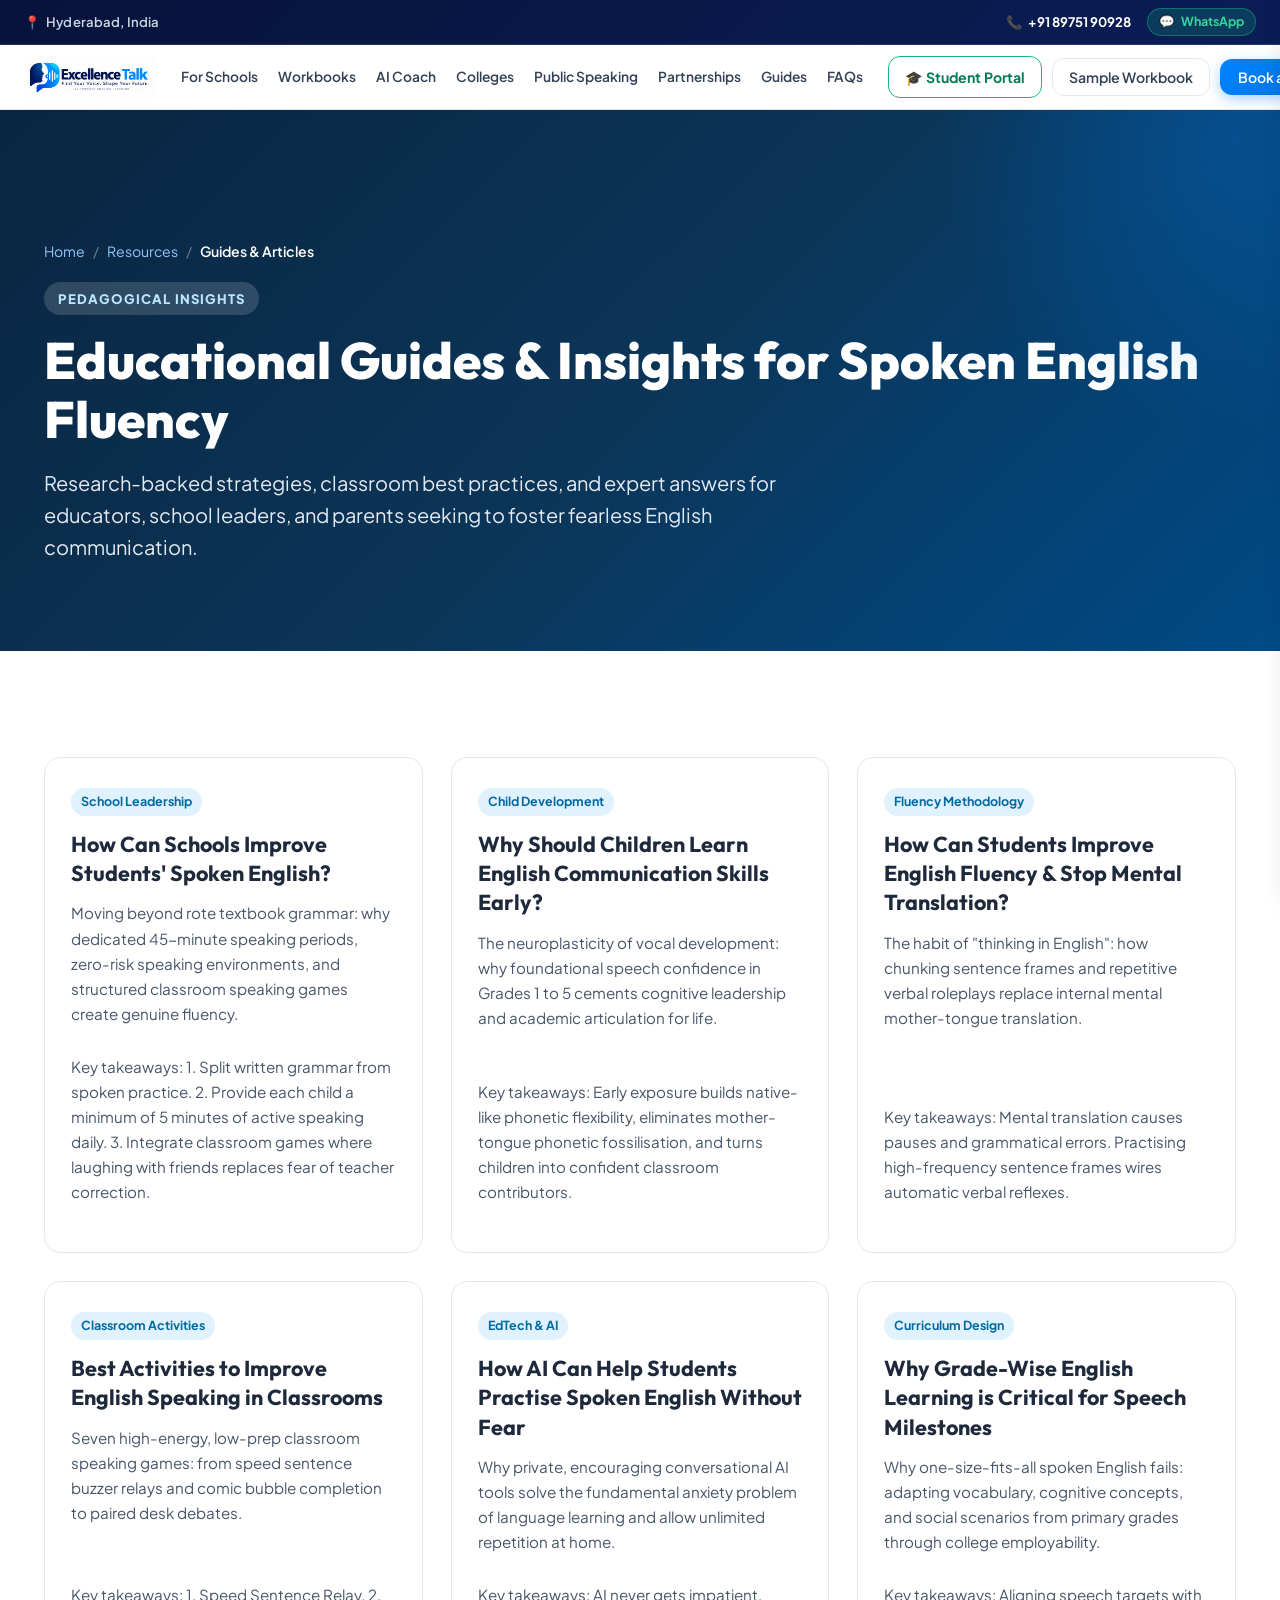
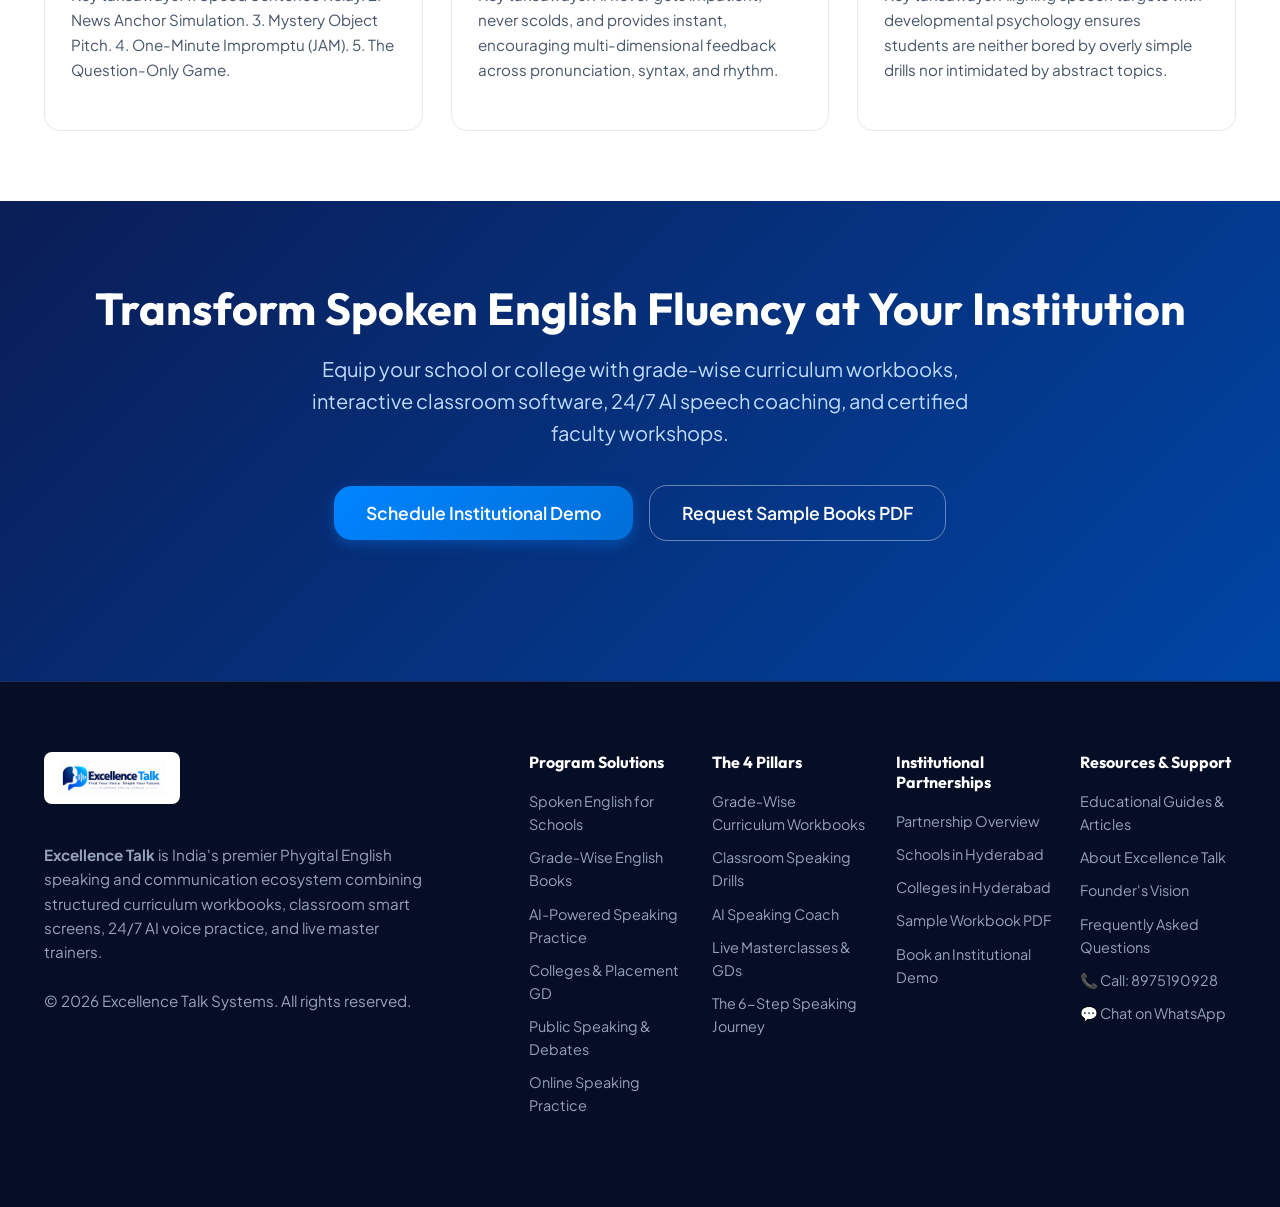
<file: articles.html>
<!DOCTYPE html>
<html lang="en">
<head>
  <meta charset="UTF-8">
  <meta name="viewport" content="width=device-width, initial-scale=1.0">
  
  <!-- Primary SEO Meta Tags -->
  <title>Educational Guides & Insights | Spoken English Fluency | Excellence Talk</title>
  <meta name="title" content="Educational Guides & Insights | Spoken English Fluency | Excellence Talk">
  <meta name="description" content="Expert educational guides on improving spoken English, classroom speaking activities, AI in language learning, and grade-wise communication development for schools.">
  <meta name="keywords" content="how can schools improve students spoken english, why children should learn english communication skills, how students can improve english fluency, best activities to improve english speaking in classrooms, how ai helps students practise spoken english, why grade-wise english learning is important">
  <meta name="author" content="Excellence Talk">
  <meta name="robots" content="index, follow, max-snippet:-1, max-image-preview:large, max-video-preview:-1">
  <link rel="canonical" href="https://excellencetalk.in/articles.html">

  <!-- Favicon & Web App Manifest (Google Search & Multi-Device Compliant) -->
  <link rel="icon" href="/favicon.ico" sizes="any">
  <link rel="icon" type="image/svg+xml" href="assets/favicon.svg">
  <link rel="icon" type="image/png" sizes="48x48" href="assets/favicon-48x48.png">
  <link rel="icon" type="image/png" sizes="96x96" href="assets/favicon-96x96.png">
  <link rel="icon" type="image/png" sizes="144x144" href="assets/favicon-144x144.png">
  <link rel="icon" type="image/png" sizes="192x192" href="assets/favicon-192x192.png">
  <link rel="icon" type="image/png" sizes="32x32" href="assets/favicon-32x32.png">
  <link rel="icon" type="image/png" sizes="16x16" href="assets/favicon-16x16.png">
  <link rel="apple-touch-icon" sizes="180x180" href="assets/apple-touch-icon.png">
  <link rel="manifest" href="manifest.json">
  <meta name="theme-color" content="#0084FF">

  <!-- Open Graph / Facebook Meta Tags -->
  <meta property="og:type" content="website">
  <meta property="og:url" content="https://excellencetalk.in/articles.html">
  <meta property="og:site_name" content="Excellence Talk">
  <meta property="og:title" content="Educational Guides & Insights | Spoken English Fluency | Excellence Talk">
  <meta property="og:description" content="Expert educational guides on improving spoken English, classroom speaking activities, AI in language learning, and grade-wise communication development for schools.">
  <meta property="og:image" content="https://excellencetalk.in/assets/logo.png">

  <!-- Twitter Meta Tags -->
  <meta name="twitter:card" content="summary_large_image">
  <meta name="twitter:url" content="https://excellencetalk.in/articles.html">
  <meta name="twitter:title" content="Educational Guides & Insights | Spoken English Fluency | Excellence Talk">
  <meta name="twitter:description" content="Expert educational guides on improving spoken English, classroom speaking activities, AI in language learning, and grade-wise communication development for schools.">
  <meta name="twitter:image" content="https://excellencetalk.in/assets/logo.png">

  <!-- Stylesheets & Fonts -->
  <link rel="stylesheet" href="style.css?v=20261109c">
  <link rel="preconnect" href="https://fonts.googleapis.com">
  <link rel="preconnect" href="https://fonts.gstatic.com" crossorigin>
  <link href="https://fonts.googleapis.com/css2?family=Plus+Jakarta+Sans:wght@300;400;500;600;700;800&family=Outfit:wght@400;500;600;700;800&display=swap" rel="stylesheet">
  <!-- Schema.org Structured Data -->
  <script type="application/ld+json">
  {
    "@context": "https://schema.org",
    "@graph": [
      {
        "@type": "CollectionPage",
        "@id": "https://excellencetalk.in/articles.html#collection",
        "name": "Educational Guides & Insights for Spoken English Fluency",
        "description": "Expert educational guides on improving spoken English, classroom speaking activities, AI in language learning, and grade-wise communication development for schools.",
        "publisher": {
          "@type": "EducationalOrganization",
          "name": "Excellence Talk",
          "url": "https://excellencetalk.in/"
        }
      },
      {
        "@type": "BreadcrumbList",
        "@id": "https://excellencetalk.in/articles.html#breadcrumbs",
        "itemListElement": [
          {
            "@type": "ListItem",
            "position": 1,
            "name": "Home",
            "item": "https://excellencetalk.in/"
          },
          {
            "@type": "ListItem",
            "position": 2,
            "name": "Educational Guides",
            "item": "https://excellencetalk.in/articles.html"
          }
        ]
      }
    ]
  }
  </script>
</head>
<body>

  <!-- Top Information Bar -->
  <div class="top-bar">
    <div class="top-bar-container">
      <div class="top-bar-left">
        <span class="top-bar-item"><span class="top-bar-icon">📍</span> Hyderabad, India</span>
      </div>
      <div class="top-bar-right">
        <a href="tel:8975190928" class="top-bar-link" title="Call directly on +91 89751 90928">
          <span class="top-bar-icon">📞</span> +91 89751 90928
        </a>
        <a href="https://wa.me/918975190928?text=Hello%20Rahim%20sir%2C%20I%20would%20like%20to%20connect%20regarding%20Excellence%20Talk." target="_blank" rel="noopener noreferrer" class="top-bar-link top-bar-whatsapp-pill" title="Chat on WhatsApp">
          <span class="top-bar-icon">💬</span> WhatsApp
        </a>
      </div>
    </div>
  </div>

  <!-- Navigation -->
  <nav class="navbar">
    <div class="nav-container">
      <a href="index.html" class="brand-logo-link">
        <img src="assets/logo.png" alt="Excellence Talk - Spoken English & Communication Skills" class="nav-logo-img">
      </a>
      
      <div class="nav-links">
        <a href="spoken-english-for-schools.html">For Schools</a>
        <a href="grade-wise-english-books.html">Workbooks</a>
        <a href="ai-english-speaking-practice.html">AI Coach</a>
        <a href="english-communication-for-colleges.html">Colleges</a>
        <a href="public-speaking-for-students.html">Public Speaking</a>
        <a href="institutional-partnerships.html">Partnerships</a>
        <a href="articles.html">Guides</a>
        <a href="index.html#faq">FAQs</a>
      </div>
      
      <div class="nav-actions">
        <a href="students/index.html" class="btn btn-outline nav-btn-sample" style="border-color: #10B981; color: #047857; font-weight: 700;">🎓 Student Portal</a>
        <button class="btn btn-outline nav-btn-sample" onclick="openModal('sample-chapter')">Sample Workbook</button>
        <button class="btn btn-primary nav-btn-demo" onclick="openModal('book-demo')">Book a Demo</button>
        <button class="mobile-menu-btn" id="mobile-menu-btn" onclick="toggleMobileMenu()" aria-label="Toggle navigation menu">
          <span class="hamburger-bar"></span>
          <span class="hamburger-bar"></span>
          <span class="hamburger-bar"></span>
        </button>
      </div>
    </div>
  </nav>

  <!-- Mobile Menu Drawer -->
  <div class="mobile-menu-drawer" id="mobile-menu-drawer">
    <div class="mobile-drawer-header">
      <img src="assets/logo.png" alt="Excellence Talk" class="mobile-drawer-logo">
      <button class="mobile-drawer-close" onclick="toggleMobileMenu()" aria-label="Close menu">✕</button>
    </div>
    <!-- Top Instant Action for Mobile -->
    <div class="mobile-drawer-top-cta">
      <button class="btn btn-primary btn-block" onclick="toggleMobileMenu(); openModal('book-demo')">
        📅 Book a Demo (Talk to Rahim)
      </button>
    </div>
    <div class="mobile-nav-links">
      <a href="students/index.html" style="background:#EBF5FF; color:#0084FF; font-weight:800; border-radius:8px; padding:10px 14px; margin-bottom:8px; display:flex; align-items:center; gap:8px;">🎓 Student Learning Portal (Enter Here)</a>
      <a href="spoken-english-for-schools.html">🏫 Spoken English for Schools</a>
      <a href="grade-wise-english-books.html">📚 Grade-Wise Curriculum Workbooks</a>
      <a href="ai-english-speaking-practice.html">🤖 AI Speaking Practice</a>
      <a href="english-communication-for-colleges.html">🎓 Colleges & Placement Training</a>
      <a href="public-speaking-for-students.html">🎙️ Public Speaking & Debates</a>
      <a href="online-english-speaking-practice.html">🌐 Online Speaking Practice</a>
      <a href="institutional-partnerships.html">🤝 Institutional Partnerships</a>
      <a href="articles.html">📖 Educational Guides & Articles</a>
      <a href="index.html#faq" onclick="toggleMobileMenu()">❓ Frequently Asked Questions</a>
        </div>
    <div class="mobile-drawer-actions">
      <button class="btn btn-primary btn-block" onclick="toggleMobileMenu(); openModal('book-demo')">Schedule Institutional Demo</button>
      <button class="btn btn-outline btn-block" onclick="toggleMobileMenu(); openModal('sample-chapter')">Download Sample Workbook PDF</button>
    </div>
  </div>
  <div class="mobile-menu-backdrop" id="mobile-menu-backdrop" onclick="toggleMobileMenu()"></div>

  <header class="page-hero">
    <div class="container">
      <div class="breadcrumbs">
        <a href="index.html">Home</a>
        <span class="separator">/</span>
        <a href="articles.html">Resources</a>
        <span class="separator">/</span>
        <span class="current">Guides &amp; Articles</span>
      </div>
      <div class="section-tag" style="background:rgba(255,255,255,0.15); color:#BAE6FD; border-color:rgba(255,255,255,0.2);">Pedagogical Insights</div>
      <h1 class="page-hero-title">Educational Guides &amp; Insights for Spoken English Fluency</h1>
      <p class="page-hero-desc">Research-backed strategies, classroom best practices, and expert answers for educators, school leaders, and parents seeking to foster fearless English communication.</p>
    </div>
  </header>

  <main>
    <section class="content-block">
      <div class="container">
        <div class="article-card-grid">
          
          <!-- Article 1 -->
          <article class="article-card">
            <span class="article-tag">School Leadership</span>
            <h3>How Can Schools Improve Students' Spoken English?</h3>
            <p>Moving beyond rote textbook grammar: why dedicated 45-minute speaking periods, zero-risk speaking environments, and structured classroom speaking games create genuine fluency.</p>
            <div class="content-prose" style="font-size:0.92rem; color:#475569; margin-top:10px;">
              <p>Key takeaways: 1. Split written grammar from spoken practice. 2. Provide each child a minimum of 5 minutes of active speaking daily. 3. Integrate classroom games where laughing with friends replaces fear of teacher correction.</p>
            </div>
          </article>

          <!-- Article 2 -->
          <article class="article-card">
            <span class="article-tag">Child Development</span>
            <h3>Why Should Children Learn English Communication Skills Early?</h3>
            <p>The neuroplasticity of vocal development: why foundational speech confidence in Grades 1 to 5 cements cognitive leadership and academic articulation for life.</p>
            <div class="content-prose" style="font-size:0.92rem; color:#475569; margin-top:10px;">
              <p>Key takeaways: Early exposure builds native-like phonetic flexibility, eliminates mother-tongue phonetic fossilisation, and turns children into confident classroom contributors.</p>
            </div>
          </article>

          <!-- Article 3 -->
          <article class="article-card">
            <span class="article-tag">Fluency Methodology</span>
            <h3>How Can Students Improve English Fluency &amp; Stop Mental Translation?</h3>
            <p>The habit of "thinking in English": how chunking sentence frames and repetitive verbal roleplays replace internal mental mother-tongue translation.</p>
            <div class="content-prose" style="font-size:0.92rem; color:#475569; margin-top:10px;">
              <p>Key takeaways: Mental translation causes pauses and grammatical errors. Practising high-frequency sentence frames wires automatic verbal reflexes.</p>
            </div>
          </article>

          <!-- Article 4 -->
          <article class="article-card">
            <span class="article-tag">Classroom Activities</span>
            <h3>Best Activities to Improve English Speaking in Classrooms</h3>
            <p>Seven high-energy, low-prep classroom speaking games: from speed sentence buzzer relays and comic bubble completion to paired desk debates.</p>
            <div class="content-prose" style="font-size:0.92rem; color:#475569; margin-top:10px;">
              <p>Key takeaways: 1. Speed Sentence Relay. 2. News Anchor Simulation. 3. Mystery Object Pitch. 4. One-Minute Impromptu (JAM). 5. The Question-Only Game.</p>
            </div>
          </article>

          <!-- Article 5 -->
          <article class="article-card">
            <span class="article-tag">EdTech &amp; AI</span>
            <h3>How AI Can Help Students Practise Spoken English Without Fear</h3>
            <p>Why private, encouraging conversational AI tools solve the fundamental anxiety problem of language learning and allow unlimited repetition at home.</p>
            <div class="content-prose" style="font-size:0.92rem; color:#475569; margin-top:10px;">
              <p>Key takeaways: AI never gets impatient, never scolds, and provides instant, encouraging multi-dimensional feedback across pronunciation, syntax, and rhythm.</p>
            </div>
          </article>

          <!-- Article 6 -->
          <article class="article-card">
            <span class="article-tag">Curriculum Design</span>
            <h3>Why Grade-Wise English Learning is Critical for Speech Milestones</h3>
            <p>Why one-size-fits-all spoken English fails: adapting vocabulary, cognitive concepts, and social scenarios from primary grades through college employability.</p>
            <div class="content-prose" style="font-size:0.92rem; color:#475569; margin-top:10px;">
              <p>Key takeaways: Aligning speech targets with developmental psychology ensures students are neither bored by overly simple drills nor intimidated by abstract topics.</p>
            </div>
          </article>

        </div>
      </div>
    </section>
  </main>
  <!-- Common Institutional CTA Banner -->
  <section class="cta-banner">
    <div class="container text-center">
      <h2>Transform Spoken English Fluency at Your Institution</h2>
      <p>Equip your school or college with grade-wise curriculum workbooks, interactive classroom software, 24/7 AI speech coaching, and certified faculty workshops.</p>
      <div class="hero-cta-group" style="justify-content:center;">
        <button class="btn btn-primary btn-lg" onclick="openModal('book-demo')">Schedule Institutional Demo</button>
        <button class="btn btn-outline-light btn-lg" onclick="openModal('sample-chapter')">Request Sample Books PDF</button>
      </div>
    </div>
  </section>

  <!-- Footer -->
  <footer class="footer">
    <div class="container footer-content">
      <div class="footer-brand">
        <img src="assets/logo.png" alt="Excellence Talk Logo" class="footer-logo-img">
        <p><strong>Excellence Talk</strong> is India's premier Phygital English speaking and communication ecosystem combining structured curriculum workbooks, classroom smart screens, 24/7 AI voice practice, and live master trainers.</p>
        <p class="copyright">© 2026 Excellence Talk Systems. All rights reserved.</p>
      </div>

      <div class="footer-links-group">
        <div class="footer-col">
          <h4>Program Solutions</h4>
          <a href="spoken-english-for-schools.html">Spoken English for Schools</a>
          <a href="grade-wise-english-books.html">Grade-Wise English Books</a>
          <a href="ai-english-speaking-practice.html">AI-Powered Speaking Practice</a>
          <a href="english-communication-for-colleges.html">Colleges &amp; Placement GD</a>
          <a href="public-speaking-for-students.html">Public Speaking &amp; Debates</a>
          <a href="online-english-speaking-practice.html">Online Speaking Practice</a>
        </div>
        <div class="footer-col">
          <h4>The 4 Pillars</h4>
          <a href="grade-wise-english-books.html">Grade-Wise Curriculum Workbooks</a>
          <a href="index.html#method">Classroom Speaking Drills</a>
          <a href="ai-english-speaking-practice.html">AI Speaking Coach</a>
          <a href="online-english-speaking-practice.html">Live Masterclasses &amp; GDs</a>
          <a href="index.html#speaking-loop">The 6-Step Speaking Journey</a>
        </div>
        <div class="footer-col">
          <h4>Institutional Partnerships</h4>
          <a href="institutional-partnerships.html">Partnership Overview</a>
          <a href="spoken-english-for-schools.html#hyderabad">Schools in Hyderabad</a>
          <a href="english-communication-for-colleges.html#hyderabad">Colleges in Hyderabad</a>
          <a href="#" onclick="openModal('sample-chapter')">Sample Workbook PDF</a>
          <a href="#" onclick="openModal('book-demo')">Book an Institutional Demo</a>
        </div>
        <div class="footer-col">
          <h4>Resources &amp; Support</h4>
          <a href="articles.html">Educational Guides &amp; Articles</a>
          <a href="index.html#about">About Excellence Talk</a>
          <a href="index.html#founder">Founder's Vision</a>
          <a href="index.html#faq">Frequently Asked Questions</a>
          <a href="tel:8975190928">📞 Call: 8975190928</a>
          <a href="https://wa.me/918975190928?text=Hello%2C%20I%20would%20like%20to%20connect%20regarding%20Excellence%20Talk." target="_blank" rel="noopener noreferrer">💬 Chat on WhatsApp</a>
        </div>
      </div>
    </div>
  </footer>

  <!-- Modal for Lead Capture -->
  <div class="modal-backdrop" id="modal-backdrop" onclick="closeModal(event)">
    <div class="modal-box" onclick="event.stopPropagation()">
      <button class="modal-close" onclick="closeModal()">✕</button>
      <div id="modal-inner-content"></div>
    </div>
  </div>

  <script src="app.js?v=20261109c"></script>
</body>
</html>
</file>
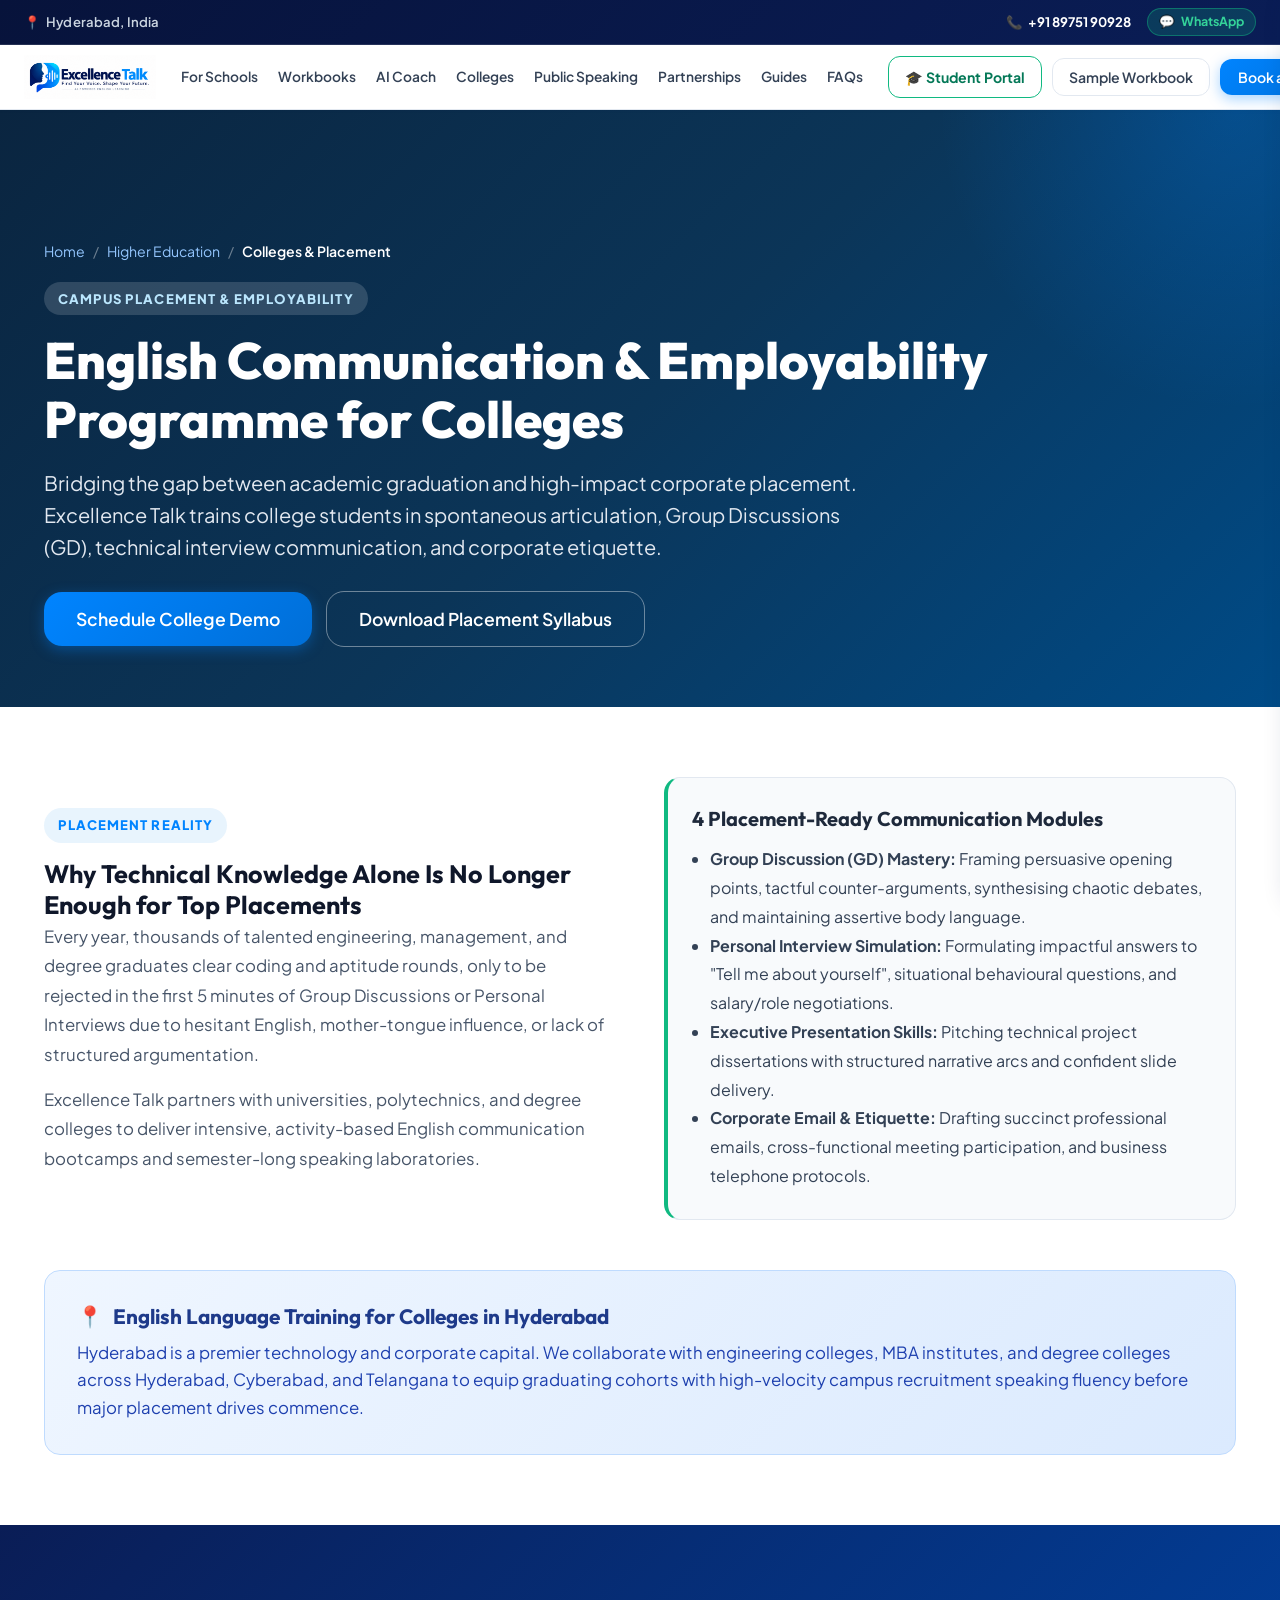
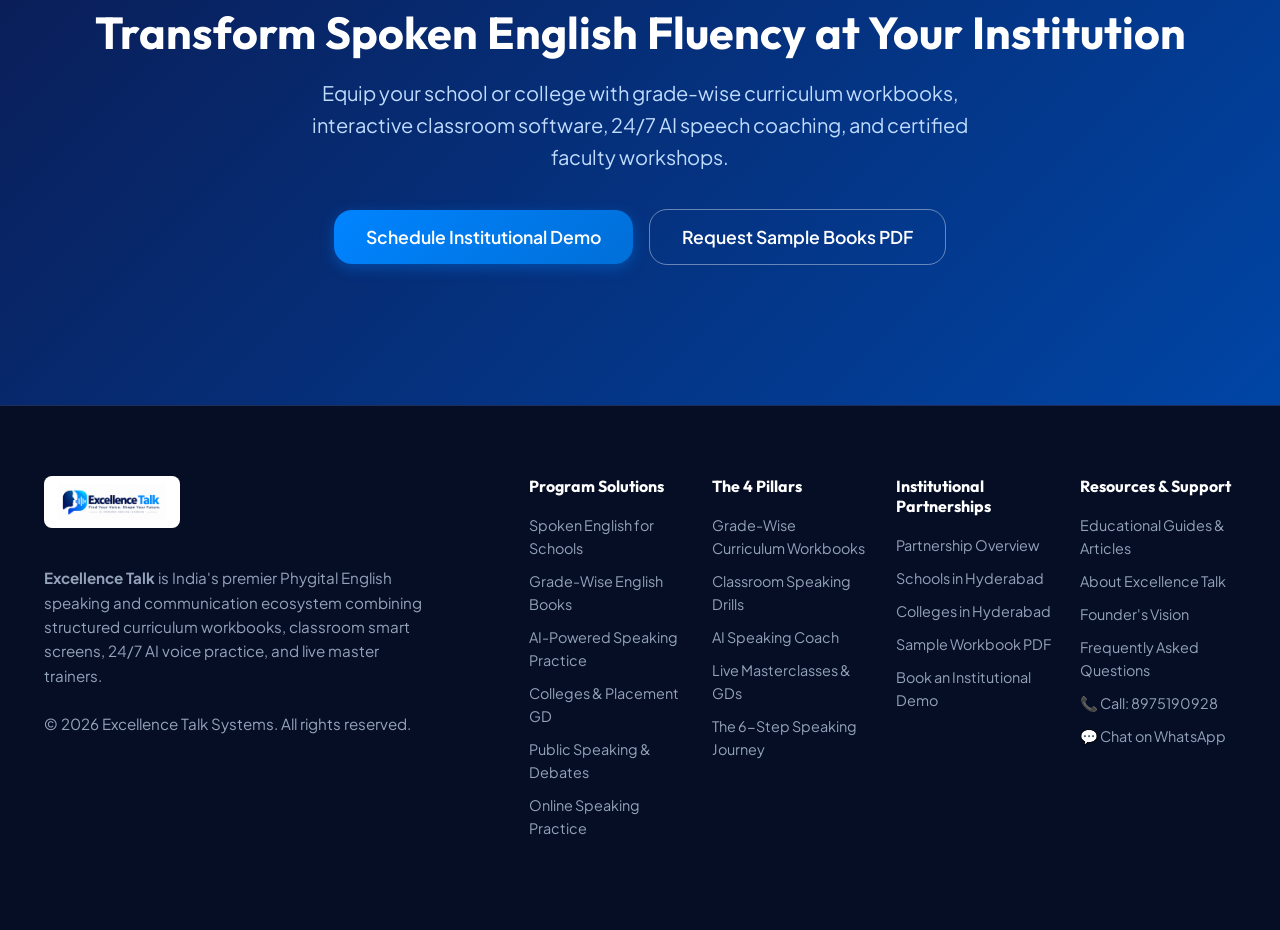
<file: english-communication-for-colleges.html>
<!DOCTYPE html>
<html lang="en">
<head>
  <meta charset="UTF-8">
  <meta name="viewport" content="width=device-width, initial-scale=1.0">
  
  <!-- Primary SEO Meta Tags -->
  <title>English Communication & Employability Programme for Colleges | Excellence Talk</title>
  <meta name="title" content="English Communication & Employability Programme for Colleges | Excellence Talk">
  <meta name="description" content="Spoken English and communication skills training for college students. Campus placement GD preparation, interview simulation, professional articulation, and stage confidence.">
  <meta name="keywords" content="spoken english for college students, english training programmes for colleges, campus placement gd training, english language training for colleges in hyderabad, professional communication skills">
  <meta name="author" content="Excellence Talk">
  <meta name="robots" content="index, follow, max-snippet:-1, max-image-preview:large, max-video-preview:-1">
  <link rel="canonical" href="https://excellencetalk.in/english-communication-for-colleges.html">

  <!-- Favicon & Web App Manifest (Google Search & Multi-Device Compliant) -->
  <link rel="icon" href="/favicon.ico" sizes="any">
  <link rel="icon" type="image/svg+xml" href="assets/favicon.svg">
  <link rel="icon" type="image/png" sizes="48x48" href="assets/favicon-48x48.png">
  <link rel="icon" type="image/png" sizes="96x96" href="assets/favicon-96x96.png">
  <link rel="icon" type="image/png" sizes="144x144" href="assets/favicon-144x144.png">
  <link rel="icon" type="image/png" sizes="192x192" href="assets/favicon-192x192.png">
  <link rel="icon" type="image/png" sizes="32x32" href="assets/favicon-32x32.png">
  <link rel="icon" type="image/png" sizes="16x16" href="assets/favicon-16x16.png">
  <link rel="apple-touch-icon" sizes="180x180" href="assets/apple-touch-icon.png">
  <link rel="manifest" href="manifest.json">
  <meta name="theme-color" content="#0084FF">

  <!-- Open Graph / Facebook Meta Tags -->
  <meta property="og:type" content="website">
  <meta property="og:url" content="https://excellencetalk.in/english-communication-for-colleges.html">
  <meta property="og:site_name" content="Excellence Talk">
  <meta property="og:title" content="English Communication & Employability Programme for Colleges | Excellence Talk">
  <meta property="og:description" content="Spoken English and communication skills training for college students. Campus placement GD preparation, interview simulation, professional articulation, and stage confidence.">
  <meta property="og:image" content="https://excellencetalk.in/assets/logo.png">

  <!-- Twitter Meta Tags -->
  <meta name="twitter:card" content="summary_large_image">
  <meta name="twitter:url" content="https://excellencetalk.in/english-communication-for-colleges.html">
  <meta name="twitter:title" content="English Communication & Employability Programme for Colleges | Excellence Talk">
  <meta name="twitter:description" content="Spoken English and communication skills training for college students. Campus placement GD preparation, interview simulation, professional articulation, and stage confidence.">
  <meta name="twitter:image" content="https://excellencetalk.in/assets/logo.png">

  <!-- Stylesheets & Fonts -->
  <link rel="stylesheet" href="style.css?v=20261109c">
  <link rel="preconnect" href="https://fonts.googleapis.com">
  <link rel="preconnect" href="https://fonts.gstatic.com" crossorigin>
  <link href="https://fonts.googleapis.com/css2?family=Plus+Jakarta+Sans:wght@300;400;500;600;700;800&family=Outfit:wght@400;500;600;700;800&display=swap" rel="stylesheet">
  <!-- Schema.org Structured Data -->
  <script type="application/ld+json">
  {
    "@context": "https://schema.org",
    "@graph": [
      {
        "@type": "Course",
        "@id": "https://excellencetalk.in/english-communication-for-colleges.html#course",
        "name": "English Communication & Campus Employability Programme",
        "description": "Campus placement GD preparation, interview simulation, professional business communication, and stage confidence training for college students.",
        "provider": {
          "@type": "EducationalOrganization",
          "name": "Excellence Talk",
          "url": "https://excellencetalk.in/"
        },
        "educationalLevel": "College / Higher Education",
        "inLanguage": "en"
      },
      {
        "@type": "BreadcrumbList",
        "@id": "https://excellencetalk.in/english-communication-for-colleges.html#breadcrumbs",
        "itemListElement": [
          {
            "@type": "ListItem",
            "position": 1,
            "name": "Home",
            "item": "https://excellencetalk.in/"
          },
          {
            "@type": "ListItem",
            "position": 2,
            "name": "For Colleges",
            "item": "https://excellencetalk.in/english-communication-for-colleges.html"
          }
        ]
      }
    ]
  }
  </script>
</head>
<body>

  <!-- Top Information Bar -->
  <div class="top-bar">
    <div class="top-bar-container">
      <div class="top-bar-left">
        <span class="top-bar-item"><span class="top-bar-icon">📍</span> Hyderabad, India</span>
      </div>
      <div class="top-bar-right">
        <a href="tel:8975190928" class="top-bar-link" title="Call directly on +91 89751 90928">
          <span class="top-bar-icon">📞</span> +91 89751 90928
        </a>
        <a href="https://wa.me/918975190928?text=Hello%20Rahim%20sir%2C%20I%20would%20like%20to%20connect%20regarding%20Excellence%20Talk." target="_blank" rel="noopener noreferrer" class="top-bar-link top-bar-whatsapp-pill" title="Chat on WhatsApp">
          <span class="top-bar-icon">💬</span> WhatsApp
        </a>
      </div>
    </div>
  </div>

  <!-- Navigation -->
  <nav class="navbar">
    <div class="nav-container">
      <a href="index.html" class="brand-logo-link">
        <img src="assets/logo.png" alt="Excellence Talk - Spoken English & Communication Skills" class="nav-logo-img">
      </a>
      
      <div class="nav-links">
        <a href="spoken-english-for-schools.html">For Schools</a>
        <a href="grade-wise-english-books.html">Workbooks</a>
        <a href="ai-english-speaking-practice.html">AI Coach</a>
        <a href="english-communication-for-colleges.html">Colleges</a>
        <a href="public-speaking-for-students.html">Public Speaking</a>
        <a href="institutional-partnerships.html">Partnerships</a>
        <a href="articles.html">Guides</a>
        <a href="index.html#faq">FAQs</a>
      </div>
      
      <div class="nav-actions">
        <a href="students/index.html" class="btn btn-outline nav-btn-sample" style="border-color: #10B981; color: #047857; font-weight: 700;">🎓 Student Portal</a>
        <button class="btn btn-outline nav-btn-sample" onclick="openModal('sample-chapter')">Sample Workbook</button>
        <button class="btn btn-primary nav-btn-demo" onclick="openModal('book-demo')">Book a Demo</button>
        <button class="mobile-menu-btn" id="mobile-menu-btn" onclick="toggleMobileMenu()" aria-label="Toggle navigation menu">
          <span class="hamburger-bar"></span>
          <span class="hamburger-bar"></span>
          <span class="hamburger-bar"></span>
        </button>
      </div>
    </div>
  </nav>

  <!-- Mobile Menu Drawer -->
  <div class="mobile-menu-drawer" id="mobile-menu-drawer">
    <div class="mobile-drawer-header">
      <img src="assets/logo.png" alt="Excellence Talk" class="mobile-drawer-logo">
      <button class="mobile-drawer-close" onclick="toggleMobileMenu()" aria-label="Close menu">✕</button>
    </div>
    <!-- Top Instant Action for Mobile -->
    <div class="mobile-drawer-top-cta">
      <button class="btn btn-primary btn-block" onclick="toggleMobileMenu(); openModal('book-demo')">
        📅 Book a Demo (Talk to Rahim)
      </button>
    </div>
    <div class="mobile-nav-links">
      <a href="students/index.html" style="background:#EBF5FF; color:#0084FF; font-weight:800; border-radius:8px; padding:10px 14px; margin-bottom:8px; display:flex; align-items:center; gap:8px;">🎓 Student Learning Portal (Enter Here)</a>
      <a href="spoken-english-for-schools.html">🏫 Spoken English for Schools</a>
      <a href="grade-wise-english-books.html">📚 Grade-Wise Curriculum Workbooks</a>
      <a href="ai-english-speaking-practice.html">🤖 AI Speaking Practice</a>
      <a href="english-communication-for-colleges.html">🎓 Colleges & Placement Training</a>
      <a href="public-speaking-for-students.html">🎙️ Public Speaking & Debates</a>
      <a href="online-english-speaking-practice.html">🌐 Online Speaking Practice</a>
      <a href="institutional-partnerships.html">🤝 Institutional Partnerships</a>
      <a href="articles.html">📖 Educational Guides & Articles</a>
      <a href="index.html#faq" onclick="toggleMobileMenu()">❓ Frequently Asked Questions</a>
        </div>
    <div class="mobile-drawer-actions">
      <button class="btn btn-primary btn-block" onclick="toggleMobileMenu(); openModal('book-demo')">Schedule Institutional Demo</button>
      <button class="btn btn-outline btn-block" onclick="toggleMobileMenu(); openModal('sample-chapter')">Download Sample Workbook PDF</button>
    </div>
  </div>
  <div class="mobile-menu-backdrop" id="mobile-menu-backdrop" onclick="toggleMobileMenu()"></div>

  <header class="page-hero">
    <div class="container">
      <div class="breadcrumbs">
        <a href="index.html">Home</a>
        <span class="separator">/</span>
        <a href="english-communication-for-colleges.html">Higher Education</a>
        <span class="separator">/</span>
        <span class="current">Colleges &amp; Placement</span>
      </div>
      <div class="section-tag" style="background:rgba(255,255,255,0.15); color:#BAE6FD; border-color:rgba(255,255,255,0.2);">Campus Placement &amp; Employability</div>
      <h1 class="page-hero-title">English Communication &amp; Employability Programme for Colleges</h1>
      <p class="page-hero-desc">Bridging the gap between academic graduation and high-impact corporate placement. Excellence Talk trains college students in spontaneous articulation, Group Discussions (GD), technical interview communication, and corporate etiquette.</p>
      <div class="page-hero-cta-group">
        <button class="btn btn-primary btn-lg" onclick="openModal('book-demo')">Schedule College Demo</button>
        <button class="btn btn-outline-light btn-lg" onclick="openModal('sample-chapter')">Download Placement Syllabus</button>
      </div>
    </div>
  </header>

  <main>
    <section class="content-block">
      <div class="container">
        <div class="content-split-grid">
          <div class="content-prose">
            <div class="section-tag">Placement Reality</div>
            <h2>Why Technical Knowledge Alone Is No Longer Enough for Top Placements</h2>
            <p>Every year, thousands of talented engineering, management, and degree graduates clear coding and aptitude rounds, only to be rejected in the first 5 minutes of Group Discussions or Personal Interviews due to hesitant English, mother-tongue influence, or lack of structured argumentation.</p>
            <p>Excellence Talk partners with universities, polytechnics, and degree colleges to deliver intensive, activity-based English communication bootcamps and semester-long speaking laboratories.</p>
          </div>
          <div>
            <div class="feature-box-card" style="background:#F8FAFC; border-left:4px solid #10B981;">
              <h4>4 Placement-Ready Communication Modules</h4>
              <ul style="margin:14px 0 0 18px; color:var(--slate-700); line-height:1.8;">
                <li><strong>Group Discussion (GD) Mastery:</strong> Framing persuasive opening points, tactful counter-arguments, synthesising chaotic debates, and maintaining assertive body language.</li>
                <li><strong>Personal Interview Simulation:</strong> Formulating impactful answers to "Tell me about yourself", situational behavioural questions, and salary/role negotiations.</li>
                <li><strong>Executive Presentation Skills:</strong> Pitching technical project dissertations with structured narrative arcs and confident slide delivery.</li>
                <li><strong>Corporate Email &amp; Etiquette:</strong> Drafting succinct professional emails, cross-functional meeting participation, and business telephone protocols.</li>
              </ul>
            </div>
          </div>
        </div>

        <div id="hyderabad" class="regional-box" style="margin-top:50px;">
          <h4><span>📍</span> English Language Training for Colleges in Hyderabad</h4>
          <p>Hyderabad is a premier technology and corporate capital. We collaborate with engineering colleges, MBA institutes, and degree colleges across Hyderabad, Cyberabad, and Telangana to equip graduating cohorts with high-velocity campus recruitment speaking fluency before major placement drives commence.</p>
        </div>
      </div>
    </section>
  </main>
  <!-- Common Institutional CTA Banner -->
  <section class="cta-banner">
    <div class="container text-center">
      <h2>Transform Spoken English Fluency at Your Institution</h2>
      <p>Equip your school or college with grade-wise curriculum workbooks, interactive classroom software, 24/7 AI speech coaching, and certified faculty workshops.</p>
      <div class="hero-cta-group" style="justify-content:center;">
        <button class="btn btn-primary btn-lg" onclick="openModal('book-demo')">Schedule Institutional Demo</button>
        <button class="btn btn-outline-light btn-lg" onclick="openModal('sample-chapter')">Request Sample Books PDF</button>
      </div>
    </div>
  </section>

  <!-- Footer -->
  <footer class="footer">
    <div class="container footer-content">
      <div class="footer-brand">
        <img src="assets/logo.png" alt="Excellence Talk Logo" class="footer-logo-img">
        <p><strong>Excellence Talk</strong> is India's premier Phygital English speaking and communication ecosystem combining structured curriculum workbooks, classroom smart screens, 24/7 AI voice practice, and live master trainers.</p>
        <p class="copyright">© 2026 Excellence Talk Systems. All rights reserved.</p>
      </div>

      <div class="footer-links-group">
        <div class="footer-col">
          <h4>Program Solutions</h4>
          <a href="spoken-english-for-schools.html">Spoken English for Schools</a>
          <a href="grade-wise-english-books.html">Grade-Wise English Books</a>
          <a href="ai-english-speaking-practice.html">AI-Powered Speaking Practice</a>
          <a href="english-communication-for-colleges.html">Colleges &amp; Placement GD</a>
          <a href="public-speaking-for-students.html">Public Speaking &amp; Debates</a>
          <a href="online-english-speaking-practice.html">Online Speaking Practice</a>
        </div>
        <div class="footer-col">
          <h4>The 4 Pillars</h4>
          <a href="grade-wise-english-books.html">Grade-Wise Curriculum Workbooks</a>
          <a href="index.html#method">Classroom Speaking Drills</a>
          <a href="ai-english-speaking-practice.html">AI Speaking Coach</a>
          <a href="online-english-speaking-practice.html">Live Masterclasses &amp; GDs</a>
          <a href="index.html#speaking-loop">The 6-Step Speaking Journey</a>
        </div>
        <div class="footer-col">
          <h4>Institutional Partnerships</h4>
          <a href="institutional-partnerships.html">Partnership Overview</a>
          <a href="spoken-english-for-schools.html#hyderabad">Schools in Hyderabad</a>
          <a href="english-communication-for-colleges.html#hyderabad">Colleges in Hyderabad</a>
          <a href="#" onclick="openModal('sample-chapter')">Sample Workbook PDF</a>
          <a href="#" onclick="openModal('book-demo')">Book an Institutional Demo</a>
        </div>
        <div class="footer-col">
          <h4>Resources &amp; Support</h4>
          <a href="articles.html">Educational Guides &amp; Articles</a>
          <a href="index.html#about">About Excellence Talk</a>
          <a href="index.html#founder">Founder's Vision</a>
          <a href="index.html#faq">Frequently Asked Questions</a>
          <a href="tel:8975190928">📞 Call: 8975190928</a>
          <a href="https://wa.me/918975190928?text=Hello%2C%20I%20would%20like%20to%20connect%20regarding%20Excellence%20Talk." target="_blank" rel="noopener noreferrer">💬 Chat on WhatsApp</a>
        </div>
      </div>
    </div>
  </footer>

  <!-- Modal for Lead Capture -->
  <div class="modal-backdrop" id="modal-backdrop" onclick="closeModal(event)">
    <div class="modal-box" onclick="event.stopPropagation()">
      <button class="modal-close" onclick="closeModal()">✕</button>
      <div id="modal-inner-content"></div>
    </div>
  </div>

  <script src="app.js?v=20261109c"></script>
</body>
</html>
</file>
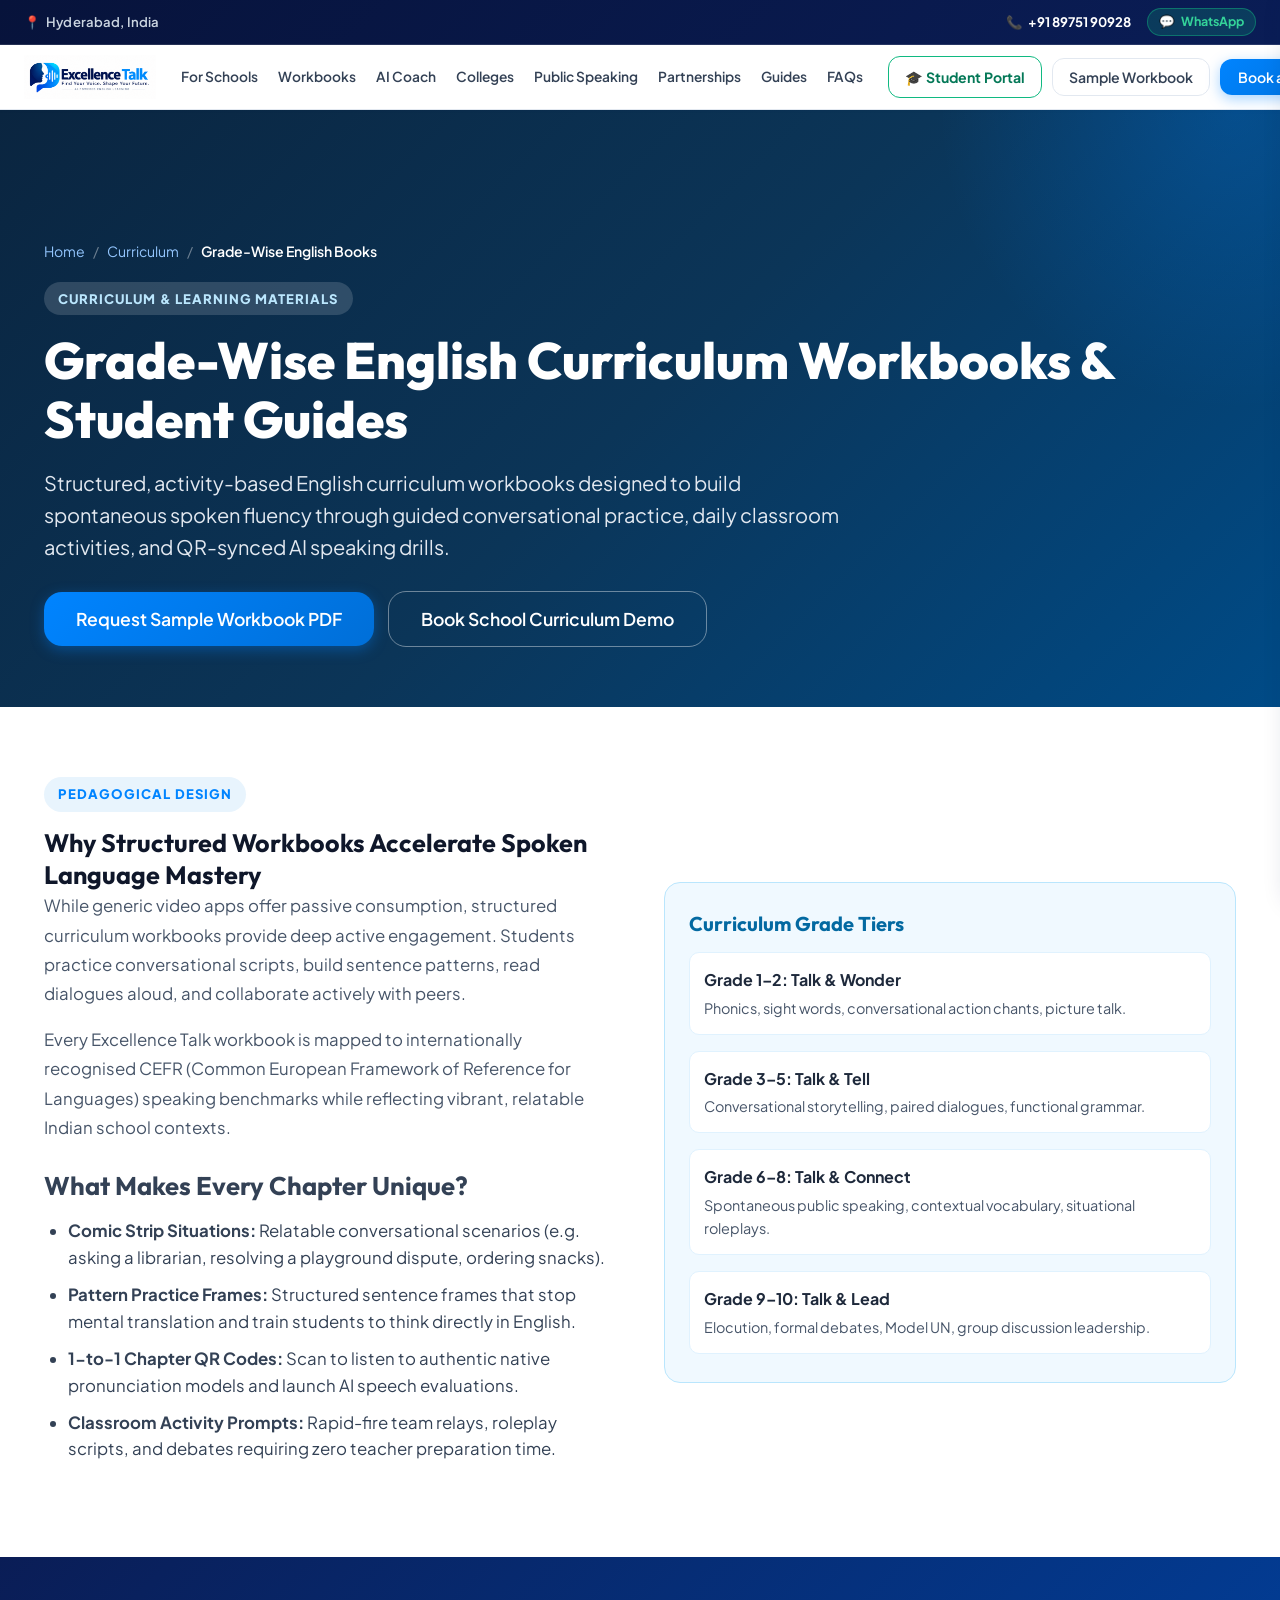
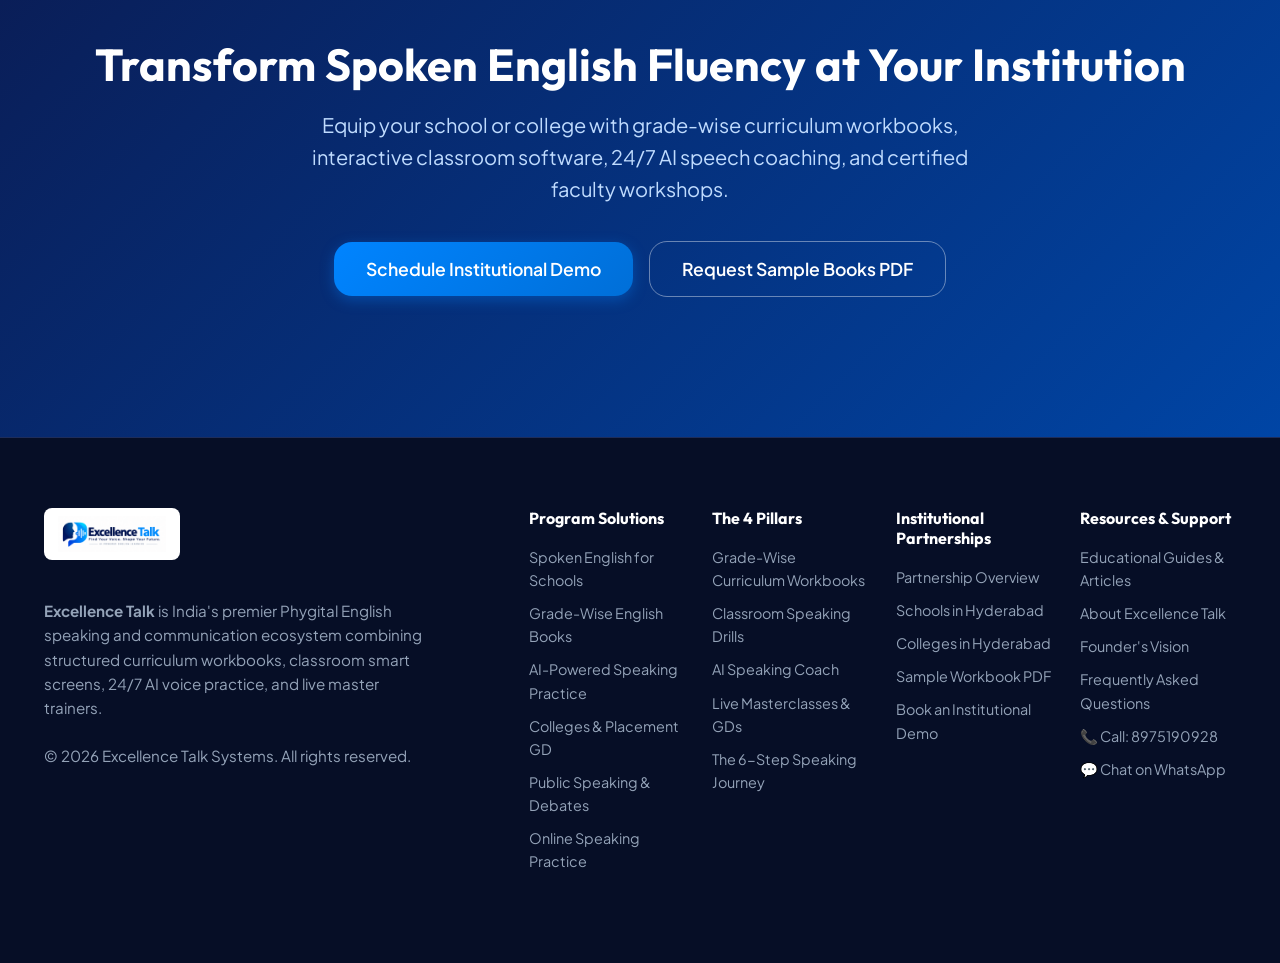
<file: grade-wise-english-books.html>
<!DOCTYPE html>
<html lang="en">
<head>
  <meta charset="UTF-8">
  <meta name="viewport" content="width=device-width, initial-scale=1.0">
  
  <!-- Primary SEO Meta Tags -->
  <title>Grade-Wise English Curriculum Workbooks & Learning Guides | Excellence Talk</title>
  <meta name="title" content="Grade-Wise English Curriculum Workbooks & Learning Guides | Excellence Talk">
  <meta name="description" content="Age-calibrated English curriculum workbooks for school students (Grades 1-10). Activity-based dialogues, QR-synced AI voice lessons, and structured speaking drills.">
  <meta name="keywords" content="grade-wise english learning books, english workbook for school students, school english communication curriculum, printed english activity books, cefr aligned english books">
  <meta name="author" content="Excellence Talk">
  <meta name="robots" content="index, follow, max-snippet:-1, max-image-preview:large, max-video-preview:-1">
  <link rel="canonical" href="https://excellencetalk.in/grade-wise-english-books.html">

  <!-- Favicon & Web App Manifest (Google Search & Multi-Device Compliant) -->
  <link rel="icon" href="/favicon.ico" sizes="any">
  <link rel="icon" type="image/svg+xml" href="assets/favicon.svg">
  <link rel="icon" type="image/png" sizes="48x48" href="assets/favicon-48x48.png">
  <link rel="icon" type="image/png" sizes="96x96" href="assets/favicon-96x96.png">
  <link rel="icon" type="image/png" sizes="144x144" href="assets/favicon-144x144.png">
  <link rel="icon" type="image/png" sizes="192x192" href="assets/favicon-192x192.png">
  <link rel="icon" type="image/png" sizes="32x32" href="assets/favicon-32x32.png">
  <link rel="icon" type="image/png" sizes="16x16" href="assets/favicon-16x16.png">
  <link rel="apple-touch-icon" sizes="180x180" href="assets/apple-touch-icon.png">
  <link rel="manifest" href="manifest.json">
  <meta name="theme-color" content="#0084FF">

  <!-- Open Graph / Facebook Meta Tags -->
  <meta property="og:type" content="website">
  <meta property="og:url" content="https://excellencetalk.in/grade-wise-english-books.html">
  <meta property="og:site_name" content="Excellence Talk">
  <meta property="og:title" content="Grade-Wise English Curriculum Workbooks & Learning Guides | Excellence Talk">
  <meta property="og:description" content="Age-calibrated English curriculum workbooks for school students (Grades 1-10). Activity-based dialogues, QR-synced AI voice lessons, and structured speaking drills.">
  <meta property="og:image" content="https://excellencetalk.in/assets/logo.png">

  <!-- Twitter Meta Tags -->
  <meta name="twitter:card" content="summary_large_image">
  <meta name="twitter:url" content="https://excellencetalk.in/grade-wise-english-books.html">
  <meta name="twitter:title" content="Grade-Wise English Curriculum Workbooks & Learning Guides | Excellence Talk">
  <meta name="twitter:description" content="Age-calibrated English curriculum workbooks for school students (Grades 1-10). Activity-based dialogues, QR-synced AI voice lessons, and structured speaking drills.">
  <meta name="twitter:image" content="https://excellencetalk.in/assets/logo.png">

  <!-- Stylesheets & Fonts -->
  <link rel="stylesheet" href="style.css?v=20261109c">
  <link rel="preconnect" href="https://fonts.googleapis.com">
  <link rel="preconnect" href="https://fonts.gstatic.com" crossorigin>
  <link href="https://fonts.googleapis.com/css2?family=Plus+Jakarta+Sans:wght@300;400;500;600;700;800&family=Outfit:wght@400;500;600;700;800&display=swap" rel="stylesheet">
  <!-- Schema.org Structured Data -->
  <script type="application/ld+json">
  {
    "@context": "https://schema.org",
    "@graph": [
      {
        "@type": "Product",
        "@id": "https://excellencetalk.in/grade-wise-english-books.html#product",
        "name": "Excellence Talk Grade-Wise English Learning Workbooks",
        "description": "Age-calibrated printed English workbooks and textbooks for school students from Grades 1 to 10 with embedded QR speech scenarios.",
        "category": "Educational Books",
        "brand": {
          "@type": "Brand",
          "name": "Excellence Talk"
        }
      },
      {
        "@type": "BreadcrumbList",
        "@id": "https://excellencetalk.in/grade-wise-english-books.html#breadcrumbs",
        "itemListElement": [
          {
            "@type": "ListItem",
            "position": 1,
            "name": "Home",
            "item": "https://excellencetalk.in/"
          },
          {
            "@type": "ListItem",
            "position": 2,
            "name": "Grade-Wise English Books",
            "item": "https://excellencetalk.in/grade-wise-english-books.html"
          }
        ]
      }
    ]
  }
  </script>
</head>
<body>

  <!-- Top Information Bar -->
  <div class="top-bar">
    <div class="top-bar-container">
      <div class="top-bar-left">
        <span class="top-bar-item"><span class="top-bar-icon">📍</span> Hyderabad, India</span>
      </div>
      <div class="top-bar-right">
        <a href="tel:8975190928" class="top-bar-link" title="Call directly on +91 89751 90928">
          <span class="top-bar-icon">📞</span> +91 89751 90928
        </a>
        <a href="https://wa.me/918975190928?text=Hello%20Rahim%20sir%2C%20I%20would%20like%20to%20connect%20regarding%20Excellence%20Talk." target="_blank" rel="noopener noreferrer" class="top-bar-link top-bar-whatsapp-pill" title="Chat on WhatsApp">
          <span class="top-bar-icon">💬</span> WhatsApp
        </a>
      </div>
    </div>
  </div>

  <!-- Navigation -->
  <nav class="navbar">
    <div class="nav-container">
      <a href="index.html" class="brand-logo-link">
        <img src="assets/logo.png" alt="Excellence Talk - Spoken English & Communication Skills" class="nav-logo-img">
      </a>
      
      <div class="nav-links">
        <a href="spoken-english-for-schools.html">For Schools</a>
        <a href="grade-wise-english-books.html">Workbooks</a>
        <a href="ai-english-speaking-practice.html">AI Coach</a>
        <a href="english-communication-for-colleges.html">Colleges</a>
        <a href="public-speaking-for-students.html">Public Speaking</a>
        <a href="institutional-partnerships.html">Partnerships</a>
        <a href="articles.html">Guides</a>
        <a href="index.html#faq">FAQs</a>
      </div>
      
      <div class="nav-actions">
        <a href="students/index.html" class="btn btn-outline nav-btn-sample" style="border-color: #10B981; color: #047857; font-weight: 700;">🎓 Student Portal</a>
        <button class="btn btn-outline nav-btn-sample" onclick="openModal('sample-chapter')">Sample Workbook</button>
        <button class="btn btn-primary nav-btn-demo" onclick="openModal('book-demo')">Book a Demo</button>
        <button class="mobile-menu-btn" id="mobile-menu-btn" onclick="toggleMobileMenu()" aria-label="Toggle navigation menu">
          <span class="hamburger-bar"></span>
          <span class="hamburger-bar"></span>
          <span class="hamburger-bar"></span>
        </button>
      </div>
    </div>
  </nav>

  <!-- Mobile Menu Drawer -->
  <div class="mobile-menu-drawer" id="mobile-menu-drawer">
    <div class="mobile-drawer-header">
      <img src="assets/logo.png" alt="Excellence Talk" class="mobile-drawer-logo">
      <button class="mobile-drawer-close" onclick="toggleMobileMenu()" aria-label="Close menu">✕</button>
    </div>
    <!-- Top Instant Action for Mobile -->
    <div class="mobile-drawer-top-cta">
      <button class="btn btn-primary btn-block" onclick="toggleMobileMenu(); openModal('book-demo')">
        📅 Book a Demo (Talk to Rahim)
      </button>
    </div>
    <div class="mobile-nav-links">
      <a href="students/index.html" style="background:#EBF5FF; color:#0084FF; font-weight:800; border-radius:8px; padding:10px 14px; margin-bottom:8px; display:flex; align-items:center; gap:8px;">🎓 Student Learning Portal (Enter Here)</a>
      <a href="spoken-english-for-schools.html">🏫 Spoken English for Schools</a>
      <a href="grade-wise-english-books.html">📚 Grade-Wise Curriculum Workbooks</a>
      <a href="ai-english-speaking-practice.html">🤖 AI Speaking Practice</a>
      <a href="english-communication-for-colleges.html">🎓 Colleges & Placement Training</a>
      <a href="public-speaking-for-students.html">🎙️ Public Speaking & Debates</a>
      <a href="online-english-speaking-practice.html">🌐 Online Speaking Practice</a>
      <a href="institutional-partnerships.html">🤝 Institutional Partnerships</a>
      <a href="articles.html">📖 Educational Guides & Articles</a>
      <a href="index.html#faq" onclick="toggleMobileMenu()">❓ Frequently Asked Questions</a>
        </div>
    <div class="mobile-drawer-actions">
      <button class="btn btn-primary btn-block" onclick="toggleMobileMenu(); openModal('book-demo')">Schedule Institutional Demo</button>
      <button class="btn btn-outline btn-block" onclick="toggleMobileMenu(); openModal('sample-chapter')">Download Sample Workbook PDF</button>
    </div>
  </div>
  <div class="mobile-menu-backdrop" id="mobile-menu-backdrop" onclick="toggleMobileMenu()"></div>

  <header class="page-hero">
    <div class="container">
      <div class="breadcrumbs">
        <a href="index.html">Home</a>
        <span class="separator">/</span>
        <a href="grade-wise-english-books.html">Curriculum</a>
        <span class="separator">/</span>
        <span class="current">Grade-Wise English Books</span>
      </div>
      <div class="section-tag" style="background:rgba(255,255,255,0.15); color:#BAE6FD; border-color:rgba(255,255,255,0.2);">Curriculum & Learning Materials</div>
      <h1 class="page-hero-title">Grade-Wise English Curriculum Workbooks &amp; Student Guides</h1>
      <p class="page-hero-desc">Structured, activity-based English curriculum workbooks designed to build spontaneous spoken fluency through guided conversational practice, daily classroom activities, and QR-synced AI speaking drills.</p>
      <div class="page-hero-cta-group">
        <button class="btn btn-primary btn-lg" onclick="openModal('sample-chapter')">Request Sample Workbook PDF</button>
        <button class="btn btn-outline-light btn-lg" onclick="openModal('book-demo')">Book School Curriculum Demo</button>
      </div>
    </div>
  </header>

  <main>
    <section class="content-block">
      <div class="container">
        <div class="content-split-grid">
          <div class="content-prose">
            <div class="section-tag">Pedagogical Design</div>
            <h2>Why Structured Workbooks Accelerate Spoken Language Mastery</h2>
            <p>While generic video apps offer passive consumption, structured curriculum workbooks provide deep active engagement. Students practice conversational scripts, build sentence patterns, read dialogues aloud, and collaborate actively with peers.</p>
            <p>Every Excellence Talk workbook is mapped to internationally recognised CEFR (Common European Framework of Reference for Languages) speaking benchmarks while reflecting vibrant, relatable Indian school contexts.</p>
            <h3>What Makes Every Chapter Unique?</h3>
            <ul>
              <li><strong>Comic Strip Situations:</strong> Relatable conversational scenarios (e.g. asking a librarian, resolving a playground dispute, ordering snacks).</li>
              <li><strong>Pattern Practice Frames:</strong> Structured sentence frames that stop mental translation and train students to think directly in English.</li>
              <li><strong>1-to-1 Chapter QR Codes:</strong> Scan to listen to authentic native pronunciation models and launch AI speech evaluations.</li>
              <li><strong>Classroom Activity Prompts:</strong> Rapid-fire team relays, roleplay scripts, and debates requiring zero teacher preparation time.</li>
            </ul>
          </div>
          <div>
            <div class="feature-box-card" style="background:#F0F9FF; border-color:#BAE6FD;">
              <h4 style="color:#0369A1;">Curriculum Grade Tiers</h4>
              <div style="margin-top:16px; display:flex; flex-direction:column; gap:16px;">
                <div style="background:#fff; padding:14px; border-radius:10px; border:1px solid #E0F2FE;">
                  <strong>Grade 1–2: Talk & Wonder</strong>
                  <p style="margin:4px 0 0; font-size:0.9rem; color:#475569;">Phonics, sight words, conversational action chants, picture talk.</p>
                </div>
                <div style="background:#fff; padding:14px; border-radius:10px; border:1px solid #E0F2FE;">
                  <strong>Grade 3–5: Talk & Tell</strong>
                  <p style="margin:4px 0 0; font-size:0.9rem; color:#475569;">Conversational storytelling, paired dialogues, functional grammar.</p>
                </div>
                <div style="background:#fff; padding:14px; border-radius:10px; border:1px solid #E0F2FE;">
                  <strong>Grade 6–8: Talk & Connect</strong>
                  <p style="margin:4px 0 0; font-size:0.9rem; color:#475569;">Spontaneous public speaking, contextual vocabulary, situational roleplays.</p>
                </div>
                <div style="background:#fff; padding:14px; border-radius:10px; border:1px solid #E0F2FE;">
                  <strong>Grade 9–10: Talk & Lead</strong>
                  <p style="margin:4px 0 0; font-size:0.9rem; color:#475569;">Elocution, formal debates, Model UN, group discussion leadership.</p>
                </div>
              </div>
            </div>
          </div>
        </div>
      </div>
    </section>
  </main>
  <!-- Common Institutional CTA Banner -->
  <section class="cta-banner">
    <div class="container text-center">
      <h2>Transform Spoken English Fluency at Your Institution</h2>
      <p>Equip your school or college with grade-wise curriculum workbooks, interactive classroom software, 24/7 AI speech coaching, and certified faculty workshops.</p>
      <div class="hero-cta-group" style="justify-content:center;">
        <button class="btn btn-primary btn-lg" onclick="openModal('book-demo')">Schedule Institutional Demo</button>
        <button class="btn btn-outline-light btn-lg" onclick="openModal('sample-chapter')">Request Sample Books PDF</button>
      </div>
    </div>
  </section>

  <!-- Footer -->
  <footer class="footer">
    <div class="container footer-content">
      <div class="footer-brand">
        <img src="assets/logo.png" alt="Excellence Talk Logo" class="footer-logo-img">
        <p><strong>Excellence Talk</strong> is India's premier Phygital English speaking and communication ecosystem combining structured curriculum workbooks, classroom smart screens, 24/7 AI voice practice, and live master trainers.</p>
        <p class="copyright">© 2026 Excellence Talk Systems. All rights reserved.</p>
      </div>

      <div class="footer-links-group">
        <div class="footer-col">
          <h4>Program Solutions</h4>
          <a href="spoken-english-for-schools.html">Spoken English for Schools</a>
          <a href="grade-wise-english-books.html">Grade-Wise English Books</a>
          <a href="ai-english-speaking-practice.html">AI-Powered Speaking Practice</a>
          <a href="english-communication-for-colleges.html">Colleges &amp; Placement GD</a>
          <a href="public-speaking-for-students.html">Public Speaking &amp; Debates</a>
          <a href="online-english-speaking-practice.html">Online Speaking Practice</a>
        </div>
        <div class="footer-col">
          <h4>The 4 Pillars</h4>
          <a href="grade-wise-english-books.html">Grade-Wise Curriculum Workbooks</a>
          <a href="index.html#method">Classroom Speaking Drills</a>
          <a href="ai-english-speaking-practice.html">AI Speaking Coach</a>
          <a href="online-english-speaking-practice.html">Live Masterclasses &amp; GDs</a>
          <a href="index.html#speaking-loop">The 6-Step Speaking Journey</a>
        </div>
        <div class="footer-col">
          <h4>Institutional Partnerships</h4>
          <a href="institutional-partnerships.html">Partnership Overview</a>
          <a href="spoken-english-for-schools.html#hyderabad">Schools in Hyderabad</a>
          <a href="english-communication-for-colleges.html#hyderabad">Colleges in Hyderabad</a>
          <a href="#" onclick="openModal('sample-chapter')">Sample Workbook PDF</a>
          <a href="#" onclick="openModal('book-demo')">Book an Institutional Demo</a>
        </div>
        <div class="footer-col">
          <h4>Resources &amp; Support</h4>
          <a href="articles.html">Educational Guides &amp; Articles</a>
          <a href="index.html#about">About Excellence Talk</a>
          <a href="index.html#founder">Founder's Vision</a>
          <a href="index.html#faq">Frequently Asked Questions</a>
          <a href="tel:8975190928">📞 Call: 8975190928</a>
          <a href="https://wa.me/918975190928?text=Hello%2C%20I%20would%20like%20to%20connect%20regarding%20Excellence%20Talk." target="_blank" rel="noopener noreferrer">💬 Chat on WhatsApp</a>
        </div>
      </div>
    </div>
  </footer>

  <!-- Modal for Lead Capture -->
  <div class="modal-backdrop" id="modal-backdrop" onclick="closeModal(event)">
    <div class="modal-box" onclick="event.stopPropagation()">
      <button class="modal-close" onclick="closeModal()">✕</button>
      <div id="modal-inner-content"></div>
    </div>
  </div>

  <script src="app.js?v=20261109c"></script>
</body>
</html>
</file>
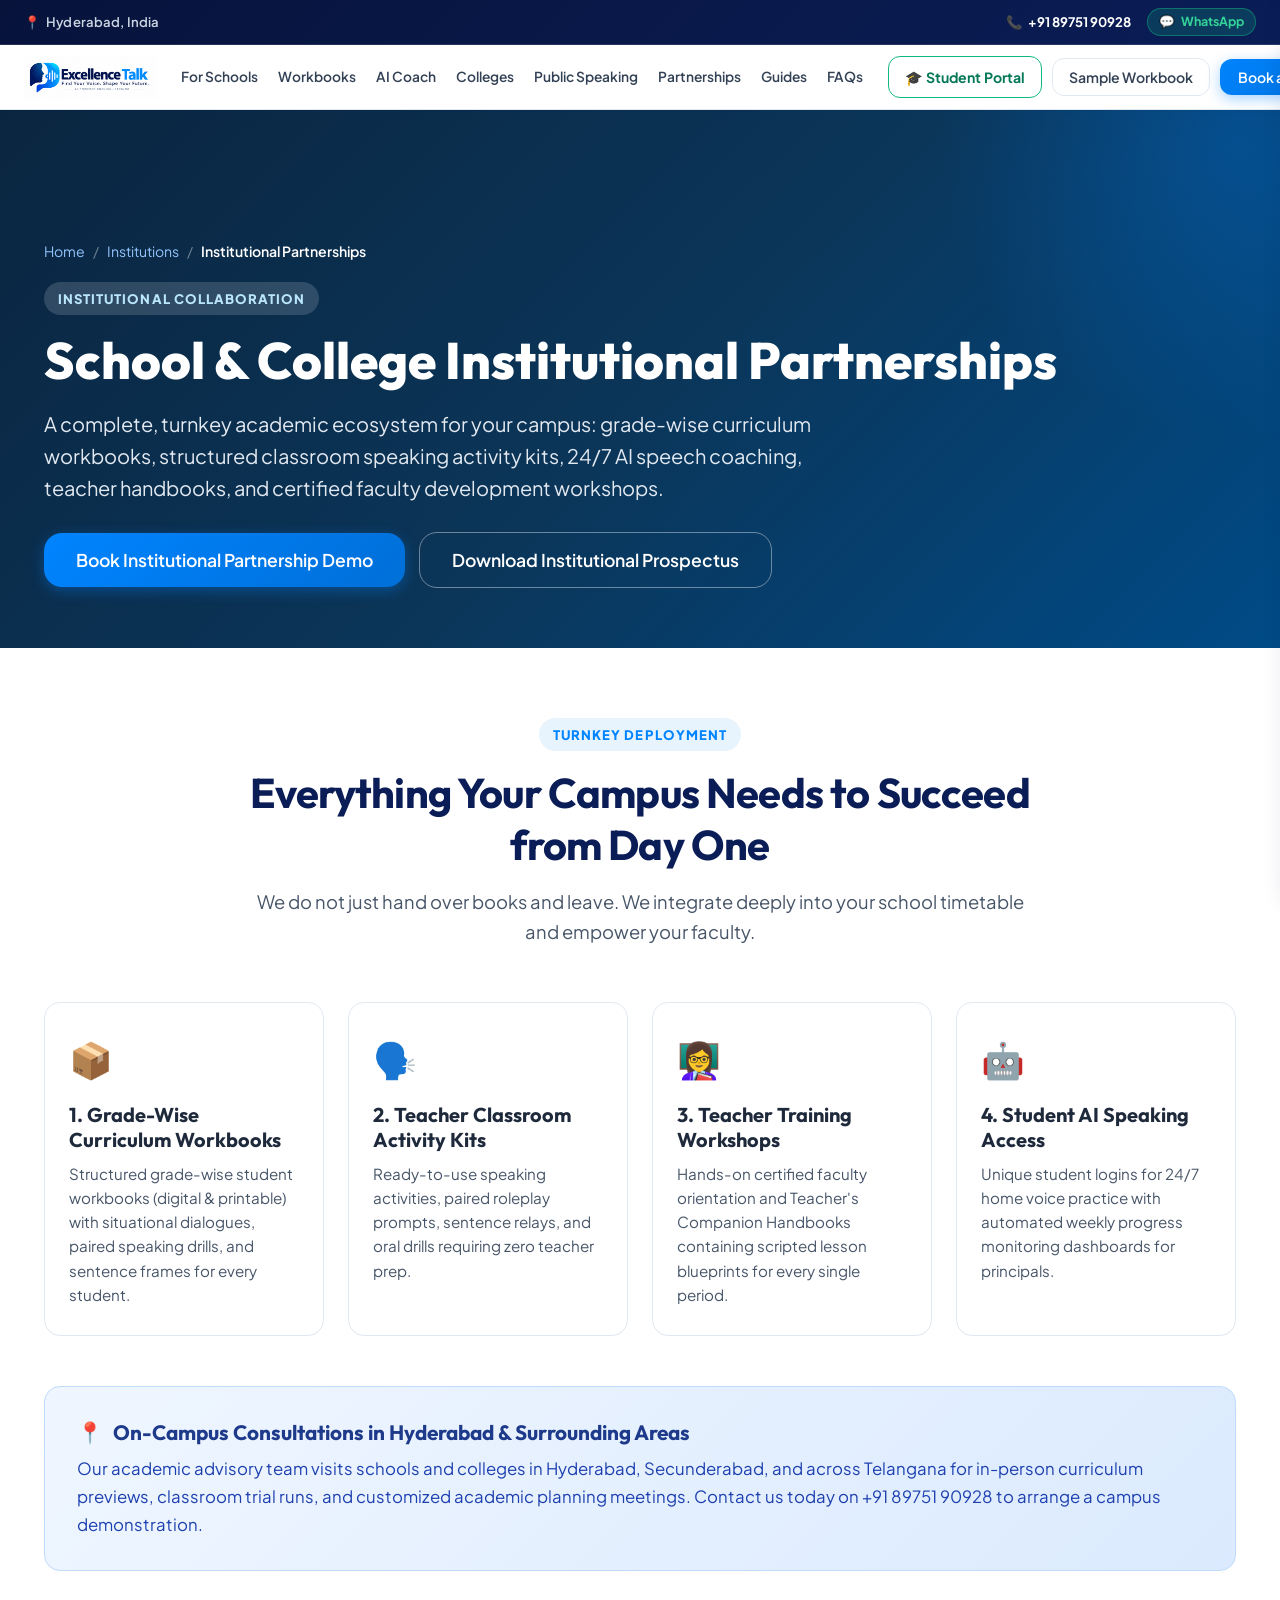
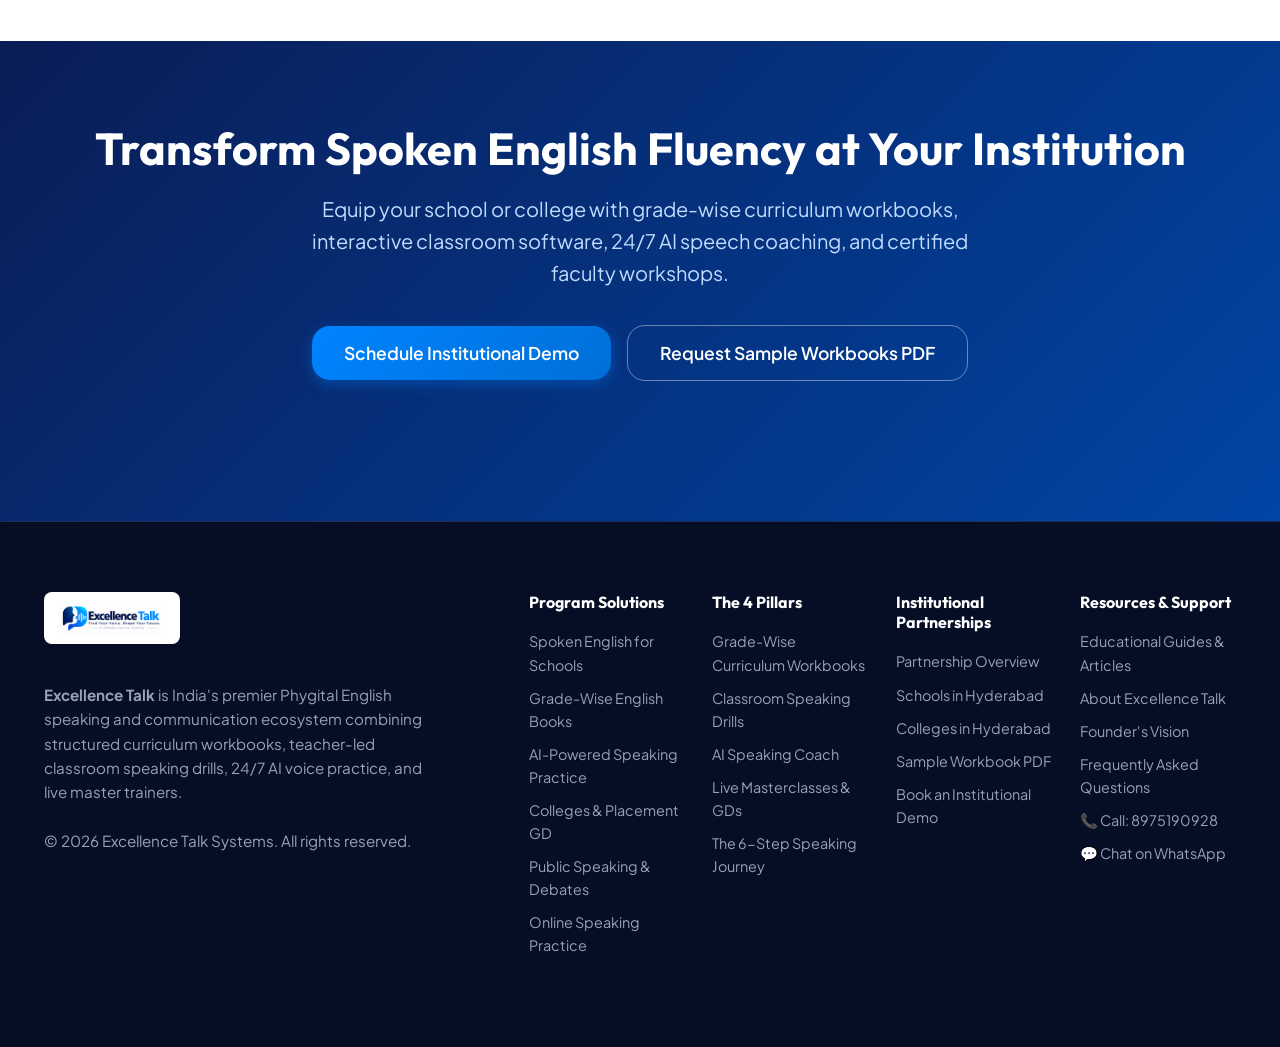
<file: institutional-partnerships.html>
<!DOCTYPE html>
<html lang="en">
<head>
  <meta charset="UTF-8">
  <meta name="viewport" content="width=device-width, initial-scale=1.0">
  
  <!-- Primary SEO Meta Tags -->
  <title>School & College Institutional Partnerships | Excellence Talk Ecosystem</title>
  <meta name="title" content="School & College Institutional Partnerships | Excellence Talk Ecosystem">
  <meta name="description" content="Partner with Excellence Talk to bring India's premier spoken English curriculum to your school or college. Structured workbooks, teacher training, and AI software.">
  <meta name="keywords" content="english communication programme for schools, english language training for schools, english training programmes for colleges, spoken english training in hyderabad, school academic tie-ups">
  <meta name="author" content="Excellence Talk">
  <meta name="robots" content="index, follow, max-snippet:-1, max-image-preview:large, max-video-preview:-1">
  <link rel="canonical" href="https://excellencetalk.in/institutional-partnerships.html">

  <!-- Favicon & Web App Manifest (Google Search & Multi-Device Compliant) -->
  <link rel="icon" href="/favicon.ico" sizes="any">
  <link rel="icon" type="image/svg+xml" href="assets/favicon.svg">
  <link rel="icon" type="image/png" sizes="48x48" href="assets/favicon-48x48.png">
  <link rel="icon" type="image/png" sizes="96x96" href="assets/favicon-96x96.png">
  <link rel="icon" type="image/png" sizes="144x144" href="assets/favicon-144x144.png">
  <link rel="icon" type="image/png" sizes="192x192" href="assets/favicon-192x192.png">
  <link rel="icon" type="image/png" sizes="32x32" href="assets/favicon-32x32.png">
  <link rel="icon" type="image/png" sizes="16x16" href="assets/favicon-16x16.png">
  <link rel="apple-touch-icon" sizes="180x180" href="assets/apple-touch-icon.png">
  <link rel="manifest" href="manifest.json">
  <meta name="theme-color" content="#0084FF">

  <!-- Open Graph / Facebook Meta Tags -->
  <meta property="og:type" content="website">
  <meta property="og:url" content="https://excellencetalk.in/institutional-partnerships.html">
  <meta property="og:site_name" content="Excellence Talk">
  <meta property="og:title" content="School & College Institutional Partnerships | Excellence Talk Ecosystem">
  <meta property="og:description" content="Partner with Excellence Talk to bring India's premier spoken English curriculum to your school or college. Structured workbooks, teacher training, and AI software.">
  <meta property="og:image" content="https://excellencetalk.in/assets/logo.png">

  <!-- Twitter Meta Tags -->
  <meta name="twitter:card" content="summary_large_image">
  <meta name="twitter:url" content="https://excellencetalk.in/institutional-partnerships.html">
  <meta name="twitter:title" content="School & College Institutional Partnerships | Excellence Talk Ecosystem">
  <meta name="twitter:description" content="Partner with Excellence Talk to bring India's premier spoken English curriculum to your school or college. Structured workbooks, teacher training, and AI software.">
  <meta name="twitter:image" content="https://excellencetalk.in/assets/logo.png">

  <!-- Stylesheets & Fonts -->
  <link rel="stylesheet" href="style.css?v=20261109c">
  <link rel="preconnect" href="https://fonts.googleapis.com">
  <link rel="preconnect" href="https://fonts.gstatic.com" crossorigin>
  <link href="https://fonts.googleapis.com/css2?family=Plus+Jakarta+Sans:wght@300;400;500;600;700;800&family=Outfit:wght@400;500;600;700;800&display=swap" rel="stylesheet">
  <!-- Schema.org Structured Data -->
  <script type="application/ld+json">
  {
    "@context": "https://schema.org",
    "@graph": [
      {
        "@type": "Service",
        "@id": "https://excellencetalk.in/institutional-partnerships.html#service",
        "name": "Excellence Talk Institutional Spoken English Partnership",
        "serviceType": "K-12 & Higher Ed Spoken English Curriculum Licensing & Faculty Training",
        "provider": {
          "@type": "EducationalOrganization",
          "name": "Excellence Talk",
          "url": "https://excellencetalk.in/"
        },
        "areaServed": {
          "@type": "Country",
          "name": "India"
        }
      },
      {
        "@type": "BreadcrumbList",
        "@id": "https://excellencetalk.in/institutional-partnerships.html#breadcrumbs",
        "itemListElement": [
          {
            "@type": "ListItem",
            "position": 1,
            "name": "Home",
            "item": "https://excellencetalk.in/"
          },
          {
            "@type": "ListItem",
            "position": 2,
            "name": "Institutional Partnerships",
            "item": "https://excellencetalk.in/institutional-partnerships.html"
          }
        ]
      }
    ]
  }
  </script>
</head>
<body>

  <!-- Top Information Bar -->
  <div class="top-bar">
    <div class="top-bar-container">
      <div class="top-bar-left">
        <span class="top-bar-item"><span class="top-bar-icon">📍</span> Hyderabad, India</span>
      </div>
      <div class="top-bar-right">
        <a href="tel:8975190928" class="top-bar-link" title="Call directly on +91 89751 90928">
          <span class="top-bar-icon">📞</span> +91 89751 90928
        </a>
        <a href="https://wa.me/918975190928?text=Hello%20Rahim%20sir%2C%20I%20would%20like%20to%20connect%20regarding%20Excellence%20Talk." target="_blank" rel="noopener noreferrer" class="top-bar-link top-bar-whatsapp-pill" title="Chat on WhatsApp">
          <span class="top-bar-icon">💬</span> WhatsApp
        </a>
      </div>
    </div>
  </div>

  <!-- Navigation -->
  <nav class="navbar">
    <div class="nav-container">
      <a href="index.html" class="brand-logo-link">
        <img src="assets/logo.png" alt="Excellence Talk - Spoken English & Communication Skills" class="nav-logo-img">
      </a>
      
      <div class="nav-links">
        <a href="spoken-english-for-schools.html">For Schools</a>
        <a href="grade-wise-english-books.html">Workbooks</a>
        <a href="ai-english-speaking-practice.html">AI Coach</a>
        <a href="english-communication-for-colleges.html">Colleges</a>
        <a href="public-speaking-for-students.html">Public Speaking</a>
        <a href="institutional-partnerships.html">Partnerships</a>
        <a href="articles.html">Guides</a>
        <a href="index.html#faq">FAQs</a>
      </div>
      
      <div class="nav-actions">
        <a href="students/index.html" class="btn btn-outline nav-btn-sample" style="border-color: #10B981; color: #047857; font-weight: 700;">🎓 Student Portal</a>
        <button class="btn btn-outline nav-btn-sample" onclick="openModal('sample-chapter')">Sample Workbook</button>
        <button class="btn btn-primary nav-btn-demo" onclick="openModal('book-demo')">Book a Demo</button>
        <button class="mobile-menu-btn" id="mobile-menu-btn" onclick="toggleMobileMenu()" aria-label="Toggle navigation menu">
          <span class="hamburger-bar"></span>
          <span class="hamburger-bar"></span>
          <span class="hamburger-bar"></span>
        </button>
      </div>
    </div>
  </nav>

  <!-- Mobile Menu Drawer -->
  <div class="mobile-menu-drawer" id="mobile-menu-drawer">
    <div class="mobile-drawer-header">
      <img src="assets/logo.png" alt="Excellence Talk" class="mobile-drawer-logo">
      <button class="mobile-drawer-close" onclick="toggleMobileMenu()" aria-label="Close menu">✕</button>
    </div>
    <!-- Top Instant Action for Mobile -->
    <div class="mobile-drawer-top-cta">
      <button class="btn btn-primary btn-block" onclick="toggleMobileMenu(); openModal('book-demo')">
        📅 Book a Demo (Talk to Rahim)
      </button>
    </div>
    <div class="mobile-nav-links">
      <a href="students/index.html" style="background:#EBF5FF; color:#0084FF; font-weight:800; border-radius:8px; padding:10px 14px; margin-bottom:8px; display:flex; align-items:center; gap:8px;">🎓 Student Learning Portal (Enter Here)</a>
      <a href="spoken-english-for-schools.html">🏫 Spoken English for Schools</a>
      <a href="grade-wise-english-books.html">📚 Grade-Wise Curriculum Workbooks</a>
      <a href="ai-english-speaking-practice.html">🤖 AI Speaking Practice</a>
      <a href="english-communication-for-colleges.html">🎓 Colleges & Placement Training</a>
      <a href="public-speaking-for-students.html">🎙️ Public Speaking & Debates</a>
      <a href="online-english-speaking-practice.html">🌐 Online Speaking Practice</a>
      <a href="institutional-partnerships.html">🤝 Institutional Partnerships</a>
      <a href="articles.html">📖 Educational Guides & Articles</a>
      <a href="index.html#faq" onclick="toggleMobileMenu()">❓ Frequently Asked Questions</a>
        </div>
    <div class="mobile-drawer-actions">
      <button class="btn btn-primary btn-block" onclick="toggleMobileMenu(); openModal('book-demo')">Schedule Institutional Demo</button>
      <button class="btn btn-outline btn-block" onclick="toggleMobileMenu(); openModal('sample-chapter')">Download Sample Workbook PDF</button>
    </div>
  </div>
  <div class="mobile-menu-backdrop" id="mobile-menu-backdrop" onclick="toggleMobileMenu()"></div>

  <header class="page-hero">
    <div class="container">
      <div class="breadcrumbs">
        <a href="index.html">Home</a>
        <span class="separator">/</span>
        <a href="institutional-partnerships.html">Institutions</a>
        <span class="separator">/</span>
        <span class="current">Institutional Partnerships</span>
      </div>
      <div class="section-tag" style="background:rgba(255,255,255,0.15); color:#BAE6FD; border-color:rgba(255,255,255,0.2);">Institutional Collaboration</div>
      <h1 class="page-hero-title">School &amp; College Institutional Partnerships</h1>
      <p class="page-hero-desc">A complete, turnkey academic ecosystem for your campus: grade-wise curriculum workbooks, structured classroom speaking activity kits, 24/7 AI speech coaching, teacher handbooks, and certified faculty development workshops.</p>
      <div class="page-hero-cta-group">
        <button class="btn btn-primary btn-lg" onclick="openModal('book-demo')">Book Institutional Partnership Demo</button>
        <button class="btn btn-outline-light btn-lg" onclick="openModal('sample-chapter')">Download Institutional Prospectus</button>
      </div>
    </div>
  </header>

  <main>
    <section class="content-block">
      <div class="container">
        <div class="section-header text-center">
          <div class="section-tag">Turnkey Deployment</div>
          <h2>Everything Your Campus Needs to Succeed from Day One</h2>
          <p class="section-desc">We do not just hand over books and leave. We integrate deeply into your school timetable and empower your faculty.</p>
        </div>

        <div class="feature-box-grid">
          <div class="feature-box-card">
            <span class="feature-box-icon">📦</span>
            <h4>1. Grade-Wise Curriculum Workbooks</h4>
            <p>Structured grade-wise student workbooks (digital & printable) with situational dialogues, paired speaking drills, and sentence frames for every student.</p>
          </div>
          <div class="feature-box-card">
            <span class="feature-box-icon">🗣️</span>
            <h4>2. Teacher Classroom Activity Kits</h4>
            <p>Ready-to-use speaking activities, paired roleplay prompts, sentence relays, and oral drills requiring zero teacher prep.</p>
          </div>
          <div class="feature-box-card">
            <span class="feature-box-icon">👩‍🏫</span>
            <h4>3. Teacher Training Workshops</h4>
            <p>Hands-on certified faculty orientation and Teacher's Companion Handbooks containing scripted lesson blueprints for every single period.</p>
          </div>
          <div class="feature-box-card">
            <span class="feature-box-icon">🤖</span>
            <h4>4. Student AI Speaking Access</h4>
            <p>Unique student logins for 24/7 home voice practice with automated weekly progress monitoring dashboards for principals.</p>
          </div>
        </div>

        <div class="regional-box" style="margin-top:50px;">
          <h4><span>📍</span> On-Campus Consultations in Hyderabad &amp; Surrounding Areas</h4>
          <p>Our academic advisory team visits schools and colleges in Hyderabad, Secunderabad, and across Telangana for in-person curriculum previews, classroom trial runs, and customized academic planning meetings. Contact us today on +91 89751 90928 to arrange a campus demonstration.</p>
        </div>
      </div>
    </section>
  </main>
  <!-- Common Institutional CTA Banner -->
  <section class="cta-banner">
    <div class="container text-center">
      <h2>Transform Spoken English Fluency at Your Institution</h2>
      <p>Equip your school or college with grade-wise curriculum workbooks, interactive classroom software, 24/7 AI speech coaching, and certified faculty workshops.</p>
      <div class="hero-cta-group" style="justify-content:center;">
        <button class="btn btn-primary btn-lg" onclick="openModal('book-demo')">Schedule Institutional Demo</button>
        <button class="btn btn-outline-light btn-lg" onclick="openModal('sample-chapter')">Request Sample Workbooks PDF</button>
      </div>
    </div>
  </section>

  <!-- Footer -->
  <footer class="footer">
    <div class="container footer-content">
      <div class="footer-brand">
        <img src="assets/logo.png" alt="Excellence Talk Logo" class="footer-logo-img">
        <p><strong>Excellence Talk</strong> is India's premier Phygital English speaking and communication ecosystem combining structured curriculum workbooks, teacher-led classroom speaking drills, 24/7 AI voice practice, and live master trainers.</p>
        <p class="copyright">© 2026 Excellence Talk Systems. All rights reserved.</p>
      </div>

      <div class="footer-links-group">
        <div class="footer-col">
          <h4>Program Solutions</h4>
          <a href="spoken-english-for-schools.html">Spoken English for Schools</a>
          <a href="grade-wise-english-books.html">Grade-Wise English Books</a>
          <a href="ai-english-speaking-practice.html">AI-Powered Speaking Practice</a>
          <a href="english-communication-for-colleges.html">Colleges &amp; Placement GD</a>
          <a href="public-speaking-for-students.html">Public Speaking &amp; Debates</a>
          <a href="online-english-speaking-practice.html">Online Speaking Practice</a>
        </div>
        <div class="footer-col">
          <h4>The 4 Pillars</h4>
          <a href="grade-wise-english-books.html">Grade-Wise Curriculum Workbooks</a>
          <a href="index.html#method">Classroom Speaking Drills</a>
          <a href="ai-english-speaking-practice.html">AI Speaking Coach</a>
          <a href="online-english-speaking-practice.html">Live Masterclasses &amp; GDs</a>
          <a href="index.html#speaking-loop">The 6-Step Speaking Journey</a>
        </div>
        <div class="footer-col">
          <h4>Institutional Partnerships</h4>
          <a href="institutional-partnerships.html">Partnership Overview</a>
          <a href="spoken-english-for-schools.html#hyderabad">Schools in Hyderabad</a>
          <a href="english-communication-for-colleges.html#hyderabad">Colleges in Hyderabad</a>
          <a href="#" onclick="openModal('sample-chapter')">Sample Workbook PDF</a>
          <a href="#" onclick="openModal('book-demo')">Book an Institutional Demo</a>
        </div>
        <div class="footer-col">
          <h4>Resources &amp; Support</h4>
          <a href="articles.html">Educational Guides &amp; Articles</a>
          <a href="index.html#about">About Excellence Talk</a>
          <a href="index.html#founder">Founder's Vision</a>
          <a href="index.html#faq">Frequently Asked Questions</a>
          <a href="tel:8975190928">📞 Call: 8975190928</a>
          <a href="https://wa.me/918975190928?text=Hello%2C%20I%20would%20like%20to%20connect%20regarding%20Excellence%20Talk." target="_blank" rel="noopener noreferrer">💬 Chat on WhatsApp</a>
        </div>
      </div>
    </div>
  </footer>

  <!-- Modal for Lead Capture -->
  <div class="modal-backdrop" id="modal-backdrop" onclick="closeModal(event)">
    <div class="modal-box" onclick="event.stopPropagation()">
      <button class="modal-close" onclick="closeModal()">✕</button>
      <div id="modal-inner-content"></div>
    </div>
  </div>

  <script src="app.js?v=20261109c"></script>
</body>
</html>
</file>
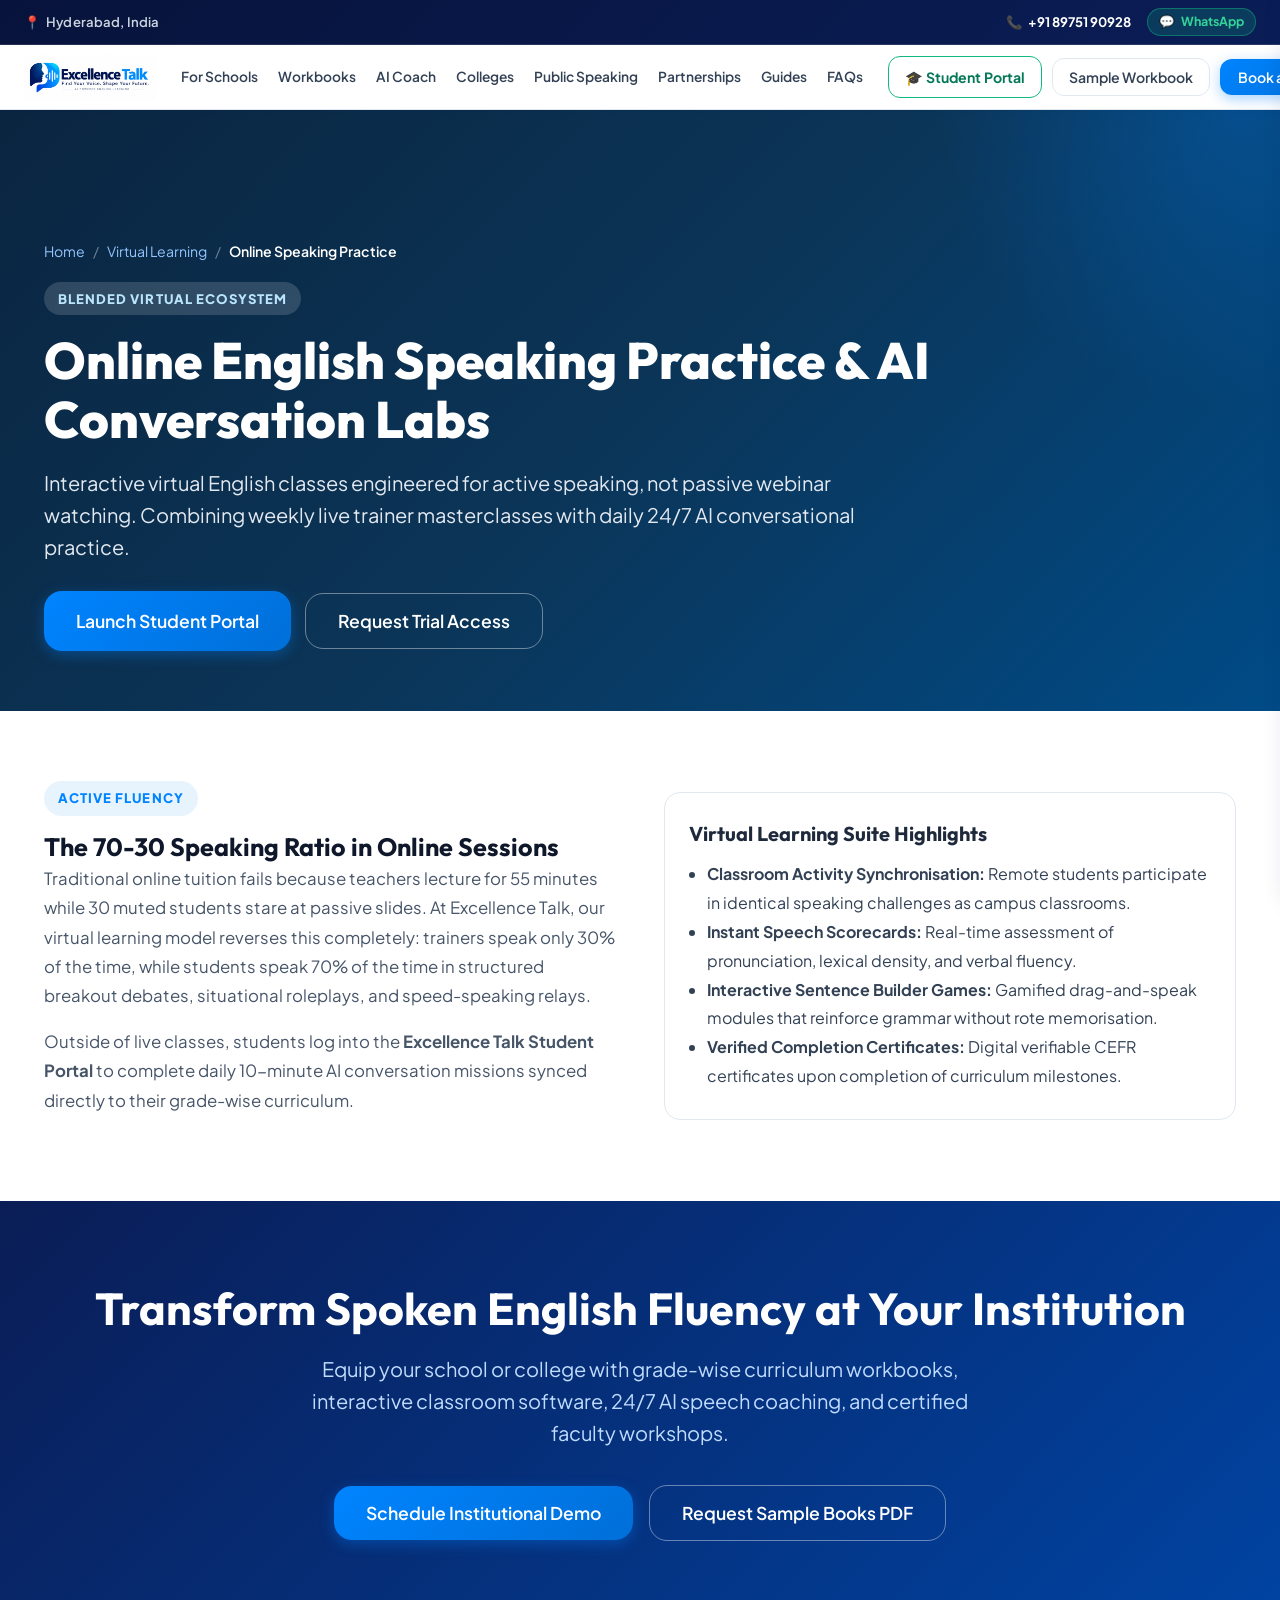
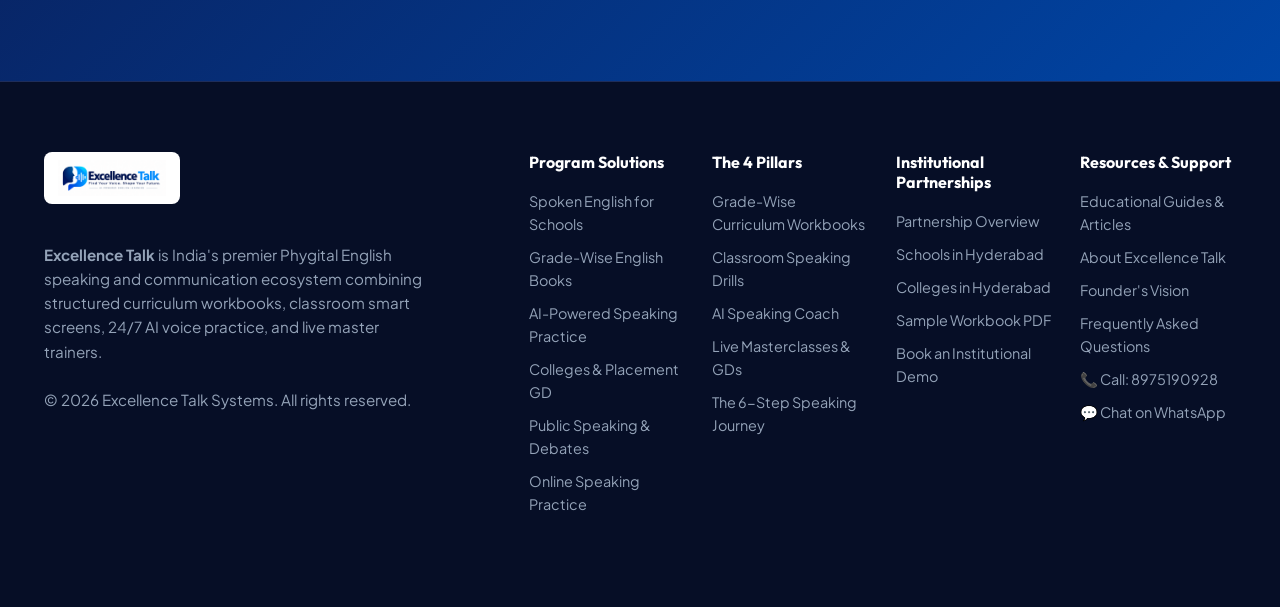
<file: online-english-speaking-practice.html>
<!DOCTYPE html>
<html lang="en">
<head>
  <meta charset="UTF-8">
  <meta name="viewport" content="width=device-width, initial-scale=1.0">
  
  <!-- Primary SEO Meta Tags -->
  <title>Online English Speaking Practice & Live Communication Classes | Excellence Talk</title>
  <meta name="title" content="Online English Speaking Practice & Live Communication Classes | Excellence Talk">
  <meta name="description" content="Structured online English speaking practice combining interactive digital lessons, 24/7 AI conversation drills, and live certified master trainer sessions.">
  <meta name="keywords" content="online english speaking practice, english speaking classes for school students, ai english speaking practice, live spoken english classes, remote english fluency">
  <meta name="author" content="Excellence Talk">
  <meta name="robots" content="index, follow, max-snippet:-1, max-image-preview:large, max-video-preview:-1">
  <link rel="canonical" href="https://excellencetalk.in/online-english-speaking-practice.html">

  <!-- Favicon & Web App Manifest (Google Search & Multi-Device Compliant) -->
  <link rel="icon" href="/favicon.ico" sizes="any">
  <link rel="icon" type="image/svg+xml" href="assets/favicon.svg">
  <link rel="icon" type="image/png" sizes="48x48" href="assets/favicon-48x48.png">
  <link rel="icon" type="image/png" sizes="96x96" href="assets/favicon-96x96.png">
  <link rel="icon" type="image/png" sizes="144x144" href="assets/favicon-144x144.png">
  <link rel="icon" type="image/png" sizes="192x192" href="assets/favicon-192x192.png">
  <link rel="icon" type="image/png" sizes="32x32" href="assets/favicon-32x32.png">
  <link rel="icon" type="image/png" sizes="16x16" href="assets/favicon-16x16.png">
  <link rel="apple-touch-icon" sizes="180x180" href="assets/apple-touch-icon.png">
  <link rel="manifest" href="manifest.json">
  <meta name="theme-color" content="#0084FF">

  <!-- Open Graph / Facebook Meta Tags -->
  <meta property="og:type" content="website">
  <meta property="og:url" content="https://excellencetalk.in/online-english-speaking-practice.html">
  <meta property="og:site_name" content="Excellence Talk">
  <meta property="og:title" content="Online English Speaking Practice & Live Communication Classes | Excellence Talk">
  <meta property="og:description" content="Structured online English speaking practice combining interactive digital lessons, 24/7 AI conversation drills, and live certified master trainer sessions.">
  <meta property="og:image" content="https://excellencetalk.in/assets/logo.png">

  <!-- Twitter Meta Tags -->
  <meta name="twitter:card" content="summary_large_image">
  <meta name="twitter:url" content="https://excellencetalk.in/online-english-speaking-practice.html">
  <meta name="twitter:title" content="Online English Speaking Practice & Live Communication Classes | Excellence Talk">
  <meta name="twitter:description" content="Structured online English speaking practice combining interactive digital lessons, 24/7 AI conversation drills, and live certified master trainer sessions.">
  <meta name="twitter:image" content="https://excellencetalk.in/assets/logo.png">

  <!-- Stylesheets & Fonts -->
  <link rel="stylesheet" href="style.css?v=20261109c">
  <link rel="preconnect" href="https://fonts.googleapis.com">
  <link rel="preconnect" href="https://fonts.gstatic.com" crossorigin>
  <link href="https://fonts.googleapis.com/css2?family=Plus+Jakarta+Sans:wght@300;400;500;600;700;800&family=Outfit:wght@400;500;600;700;800&display=swap" rel="stylesheet">
  <!-- Schema.org Structured Data -->
  <script type="application/ld+json">
  {
    "@context": "https://schema.org",
    "@graph": [
      {
        "@type": "Course",
        "@id": "https://excellencetalk.in/online-english-speaking-practice.html#course",
        "name": "Online English Speaking Practice & Live Communication Classes",
        "description": "Structured online English speaking practice combining interactive digital lessons, 24/7 AI conversation drills, and live certified master trainer sessions.",
        "provider": {
          "@type": "EducationalOrganization",
          "name": "Excellence Talk",
          "url": "https://excellencetalk.in/"
        },
        "courseMode": "Online",
        "inLanguage": "en"
      },
      {
        "@type": "BreadcrumbList",
        "@id": "https://excellencetalk.in/online-english-speaking-practice.html#breadcrumbs",
        "itemListElement": [
          {
            "@type": "ListItem",
            "position": 1,
            "name": "Home",
            "item": "https://excellencetalk.in/"
          },
          {
            "@type": "ListItem",
            "position": 2,
            "name": "Online English Speaking",
            "item": "https://excellencetalk.in/online-english-speaking-practice.html"
          }
        ]
      }
    ]
  }
  </script>
</head>
<body>

  <!-- Top Information Bar -->
  <div class="top-bar">
    <div class="top-bar-container">
      <div class="top-bar-left">
        <span class="top-bar-item"><span class="top-bar-icon">📍</span> Hyderabad, India</span>
      </div>
      <div class="top-bar-right">
        <a href="tel:8975190928" class="top-bar-link" title="Call directly on +91 89751 90928">
          <span class="top-bar-icon">📞</span> +91 89751 90928
        </a>
        <a href="https://wa.me/918975190928?text=Hello%20Rahim%20sir%2C%20I%20would%20like%20to%20connect%20regarding%20Excellence%20Talk." target="_blank" rel="noopener noreferrer" class="top-bar-link top-bar-whatsapp-pill" title="Chat on WhatsApp">
          <span class="top-bar-icon">💬</span> WhatsApp
        </a>
      </div>
    </div>
  </div>

  <!-- Navigation -->
  <nav class="navbar">
    <div class="nav-container">
      <a href="index.html" class="brand-logo-link">
        <img src="assets/logo.png" alt="Excellence Talk - Spoken English & Communication Skills" class="nav-logo-img">
      </a>
      
      <div class="nav-links">
        <a href="spoken-english-for-schools.html">For Schools</a>
        <a href="grade-wise-english-books.html">Workbooks</a>
        <a href="ai-english-speaking-practice.html">AI Coach</a>
        <a href="english-communication-for-colleges.html">Colleges</a>
        <a href="public-speaking-for-students.html">Public Speaking</a>
        <a href="institutional-partnerships.html">Partnerships</a>
        <a href="articles.html">Guides</a>
        <a href="index.html#faq">FAQs</a>
      </div>
      
      <div class="nav-actions">
        <a href="students/index.html" class="btn btn-outline nav-btn-sample" style="border-color: #10B981; color: #047857; font-weight: 700;">🎓 Student Portal</a>
        <button class="btn btn-outline nav-btn-sample" onclick="openModal('sample-chapter')">Sample Workbook</button>
        <button class="btn btn-primary nav-btn-demo" onclick="openModal('book-demo')">Book a Demo</button>
        <button class="mobile-menu-btn" id="mobile-menu-btn" onclick="toggleMobileMenu()" aria-label="Toggle navigation menu">
          <span class="hamburger-bar"></span>
          <span class="hamburger-bar"></span>
          <span class="hamburger-bar"></span>
        </button>
      </div>
    </div>
  </nav>

  <!-- Mobile Menu Drawer -->
  <div class="mobile-menu-drawer" id="mobile-menu-drawer">
    <div class="mobile-drawer-header">
      <img src="assets/logo.png" alt="Excellence Talk" class="mobile-drawer-logo">
      <button class="mobile-drawer-close" onclick="toggleMobileMenu()" aria-label="Close menu">✕</button>
    </div>
    <!-- Top Instant Action for Mobile -->
    <div class="mobile-drawer-top-cta">
      <button class="btn btn-primary btn-block" onclick="toggleMobileMenu(); openModal('book-demo')">
        📅 Book a Demo (Talk to Rahim)
      </button>
    </div>
    <div class="mobile-nav-links">
      <a href="students/index.html" style="background:#EBF5FF; color:#0084FF; font-weight:800; border-radius:8px; padding:10px 14px; margin-bottom:8px; display:flex; align-items:center; gap:8px;">🎓 Student Learning Portal (Enter Here)</a>
      <a href="spoken-english-for-schools.html">🏫 Spoken English for Schools</a>
      <a href="grade-wise-english-books.html">📚 Grade-Wise Curriculum Workbooks</a>
      <a href="ai-english-speaking-practice.html">🤖 AI Speaking Practice</a>
      <a href="english-communication-for-colleges.html">🎓 Colleges & Placement Training</a>
      <a href="public-speaking-for-students.html">🎙️ Public Speaking & Debates</a>
      <a href="online-english-speaking-practice.html">🌐 Online Speaking Practice</a>
      <a href="institutional-partnerships.html">🤝 Institutional Partnerships</a>
      <a href="articles.html">📖 Educational Guides & Articles</a>
      <a href="index.html#faq" onclick="toggleMobileMenu()">❓ Frequently Asked Questions</a>
        </div>
    <div class="mobile-drawer-actions">
      <button class="btn btn-primary btn-block" onclick="toggleMobileMenu(); openModal('book-demo')">Schedule Institutional Demo</button>
      <button class="btn btn-outline btn-block" onclick="toggleMobileMenu(); openModal('sample-chapter')">Download Sample Workbook PDF</button>
    </div>
  </div>
  <div class="mobile-menu-backdrop" id="mobile-menu-backdrop" onclick="toggleMobileMenu()"></div>

  <header class="page-hero">
    <div class="container">
      <div class="breadcrumbs">
        <a href="index.html">Home</a>
        <span class="separator">/</span>
        <a href="online-english-speaking-practice.html">Virtual Learning</a>
        <span class="separator">/</span>
        <span class="current">Online Speaking Practice</span>
      </div>
      <div class="section-tag" style="background:rgba(255,255,255,0.15); color:#BAE6FD; border-color:rgba(255,255,255,0.2);">Blended Virtual Ecosystem</div>
      <h1 class="page-hero-title">Online English Speaking Practice &amp; AI Conversation Labs</h1>
      <p class="page-hero-desc">Interactive virtual English classes engineered for active speaking, not passive webinar watching. Combining weekly live trainer masterclasses with daily 24/7 AI conversational practice.</p>
      <div class="page-hero-cta-group">
        <a href="students/index.html" class="btn btn-primary btn-lg">Launch Student Portal</a>
        <button class="btn btn-outline-light btn-lg" onclick="openModal('book-demo')">Request Trial Access</button>
      </div>
    </div>
  </header>

  <main>
    <section class="content-block">
      <div class="container">
        <div class="content-split-grid">
          <div class="content-prose">
            <div class="section-tag">Active Fluency</div>
            <h2>The 70-30 Speaking Ratio in Online Sessions</h2>
            <p>Traditional online tuition fails because teachers lecture for 55 minutes while 30 muted students stare at passive slides. At Excellence Talk, our virtual learning model reverses this completely: trainers speak only 30% of the time, while students speak 70% of the time in structured breakout debates, situational roleplays, and speed-speaking relays.</p>
            <p>Outside of live classes, students log into the <strong>Excellence Talk Student Portal</strong> to complete daily 10-minute AI conversation missions synced directly to their grade-wise curriculum.</p>
          </div>
          <div>
            <div class="feature-box-card">
              <h4>Virtual Learning Suite Highlights</h4>
              <ul style="margin:14px 0 0 18px; color:var(--slate-700); line-height:1.8;">
                <li><strong>Classroom Activity Synchronisation:</strong> Remote students participate in identical speaking challenges as campus classrooms.</li>
                <li><strong>Instant Speech Scorecards:</strong> Real-time assessment of pronunciation, lexical density, and verbal fluency.</li>
                <li><strong>Interactive Sentence Builder Games:</strong> Gamified drag-and-speak modules that reinforce grammar without rote memorisation.</li>
                <li><strong>Verified Completion Certificates:</strong> Digital verifiable CEFR certificates upon completion of curriculum milestones.</li>
              </ul>
            </div>
          </div>
        </div>
      </div>
    </section>
  </main>
  <!-- Common Institutional CTA Banner -->
  <section class="cta-banner">
    <div class="container text-center">
      <h2>Transform Spoken English Fluency at Your Institution</h2>
      <p>Equip your school or college with grade-wise curriculum workbooks, interactive classroom software, 24/7 AI speech coaching, and certified faculty workshops.</p>
      <div class="hero-cta-group" style="justify-content:center;">
        <button class="btn btn-primary btn-lg" onclick="openModal('book-demo')">Schedule Institutional Demo</button>
        <button class="btn btn-outline-light btn-lg" onclick="openModal('sample-chapter')">Request Sample Books PDF</button>
      </div>
    </div>
  </section>

  <!-- Footer -->
  <footer class="footer">
    <div class="container footer-content">
      <div class="footer-brand">
        <img src="assets/logo.png" alt="Excellence Talk Logo" class="footer-logo-img">
        <p><strong>Excellence Talk</strong> is India's premier Phygital English speaking and communication ecosystem combining structured curriculum workbooks, classroom smart screens, 24/7 AI voice practice, and live master trainers.</p>
        <p class="copyright">© 2026 Excellence Talk Systems. All rights reserved.</p>
      </div>

      <div class="footer-links-group">
        <div class="footer-col">
          <h4>Program Solutions</h4>
          <a href="spoken-english-for-schools.html">Spoken English for Schools</a>
          <a href="grade-wise-english-books.html">Grade-Wise English Books</a>
          <a href="ai-english-speaking-practice.html">AI-Powered Speaking Practice</a>
          <a href="english-communication-for-colleges.html">Colleges &amp; Placement GD</a>
          <a href="public-speaking-for-students.html">Public Speaking &amp; Debates</a>
          <a href="online-english-speaking-practice.html">Online Speaking Practice</a>
        </div>
        <div class="footer-col">
          <h4>The 4 Pillars</h4>
          <a href="grade-wise-english-books.html">Grade-Wise Curriculum Workbooks</a>
          <a href="index.html#method">Classroom Speaking Drills</a>
          <a href="ai-english-speaking-practice.html">AI Speaking Coach</a>
          <a href="online-english-speaking-practice.html">Live Masterclasses &amp; GDs</a>
          <a href="index.html#speaking-loop">The 6-Step Speaking Journey</a>
        </div>
        <div class="footer-col">
          <h4>Institutional Partnerships</h4>
          <a href="institutional-partnerships.html">Partnership Overview</a>
          <a href="spoken-english-for-schools.html#hyderabad">Schools in Hyderabad</a>
          <a href="english-communication-for-colleges.html#hyderabad">Colleges in Hyderabad</a>
          <a href="#" onclick="openModal('sample-chapter')">Sample Workbook PDF</a>
          <a href="#" onclick="openModal('book-demo')">Book an Institutional Demo</a>
        </div>
        <div class="footer-col">
          <h4>Resources &amp; Support</h4>
          <a href="articles.html">Educational Guides &amp; Articles</a>
          <a href="index.html#about">About Excellence Talk</a>
          <a href="index.html#founder">Founder's Vision</a>
          <a href="index.html#faq">Frequently Asked Questions</a>
          <a href="tel:8975190928">📞 Call: 8975190928</a>
          <a href="https://wa.me/918975190928?text=Hello%2C%20I%20would%20like%20to%20connect%20regarding%20Excellence%20Talk." target="_blank" rel="noopener noreferrer">💬 Chat on WhatsApp</a>
        </div>
      </div>
    </div>
  </footer>

  <!-- Modal for Lead Capture -->
  <div class="modal-backdrop" id="modal-backdrop" onclick="closeModal(event)">
    <div class="modal-box" onclick="event.stopPropagation()">
      <button class="modal-close" onclick="closeModal()">✕</button>
      <div id="modal-inner-content"></div>
    </div>
  </div>

  <script src="app.js?v=20261109c"></script>
</body>
</html>
</file>
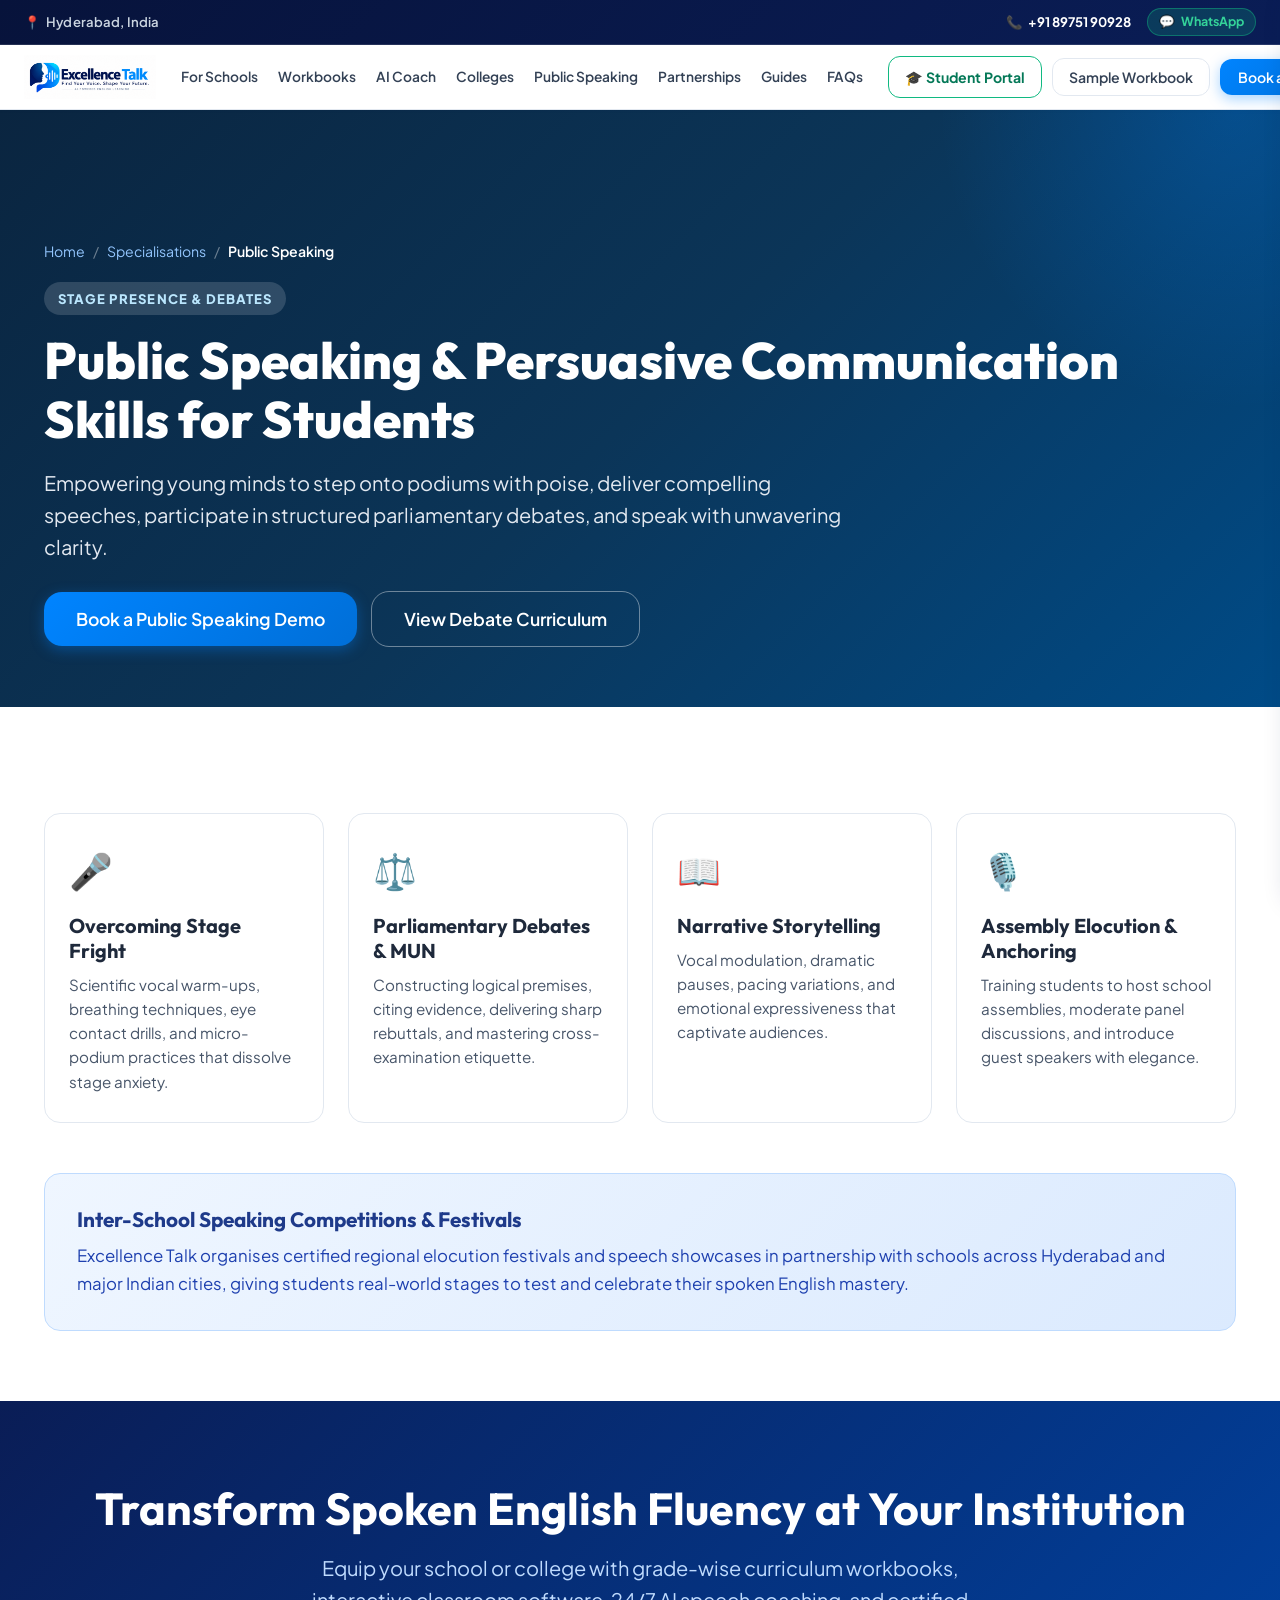
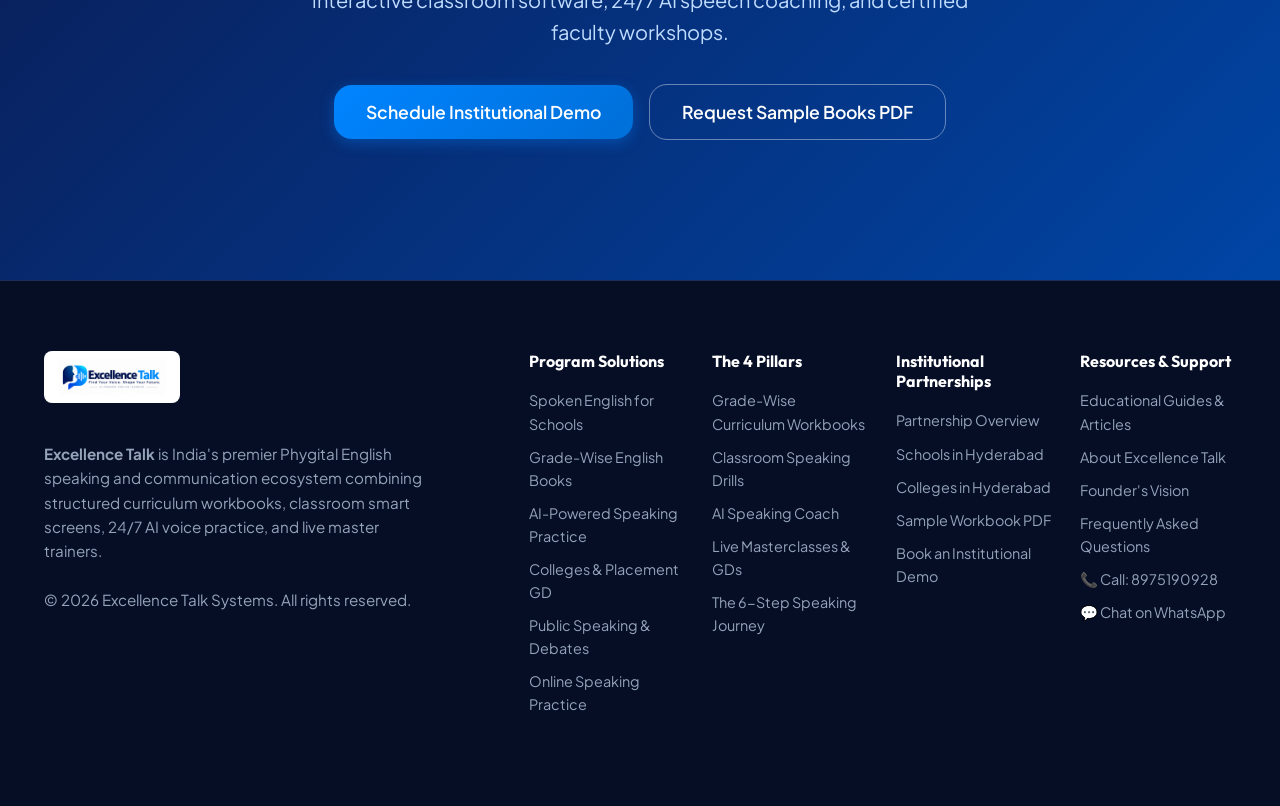
<file: public-speaking-for-students.html>
<!DOCTYPE html>
<html lang="en">
<head>
  <meta charset="UTF-8">
  <meta name="viewport" content="width=device-width, initial-scale=1.0">
  
  <!-- Primary SEO Meta Tags -->
  <title>Public Speaking & Communication Skills for Students | Excellence Talk</title>
  <meta name="title" content="Public Speaking & Communication Skills for Students | Excellence Talk">
  <meta name="description" content="Empower school and college students with stage confidence, persuasive debate skills, storytelling, and impactful public speaking. Master articulation without fear.">
  <meta name="keywords" content="public speaking for students, communication skills training, english fluency development, parliamentary debates for students, stage confidence english">
  <meta name="author" content="Excellence Talk">
  <meta name="robots" content="index, follow, max-snippet:-1, max-image-preview:large, max-video-preview:-1">
  <link rel="canonical" href="https://excellencetalk.in/public-speaking-for-students.html">

  <!-- Favicon & Web App Manifest (Google Search & Multi-Device Compliant) -->
  <link rel="icon" href="/favicon.ico" sizes="any">
  <link rel="icon" type="image/svg+xml" href="assets/favicon.svg">
  <link rel="icon" type="image/png" sizes="48x48" href="assets/favicon-48x48.png">
  <link rel="icon" type="image/png" sizes="96x96" href="assets/favicon-96x96.png">
  <link rel="icon" type="image/png" sizes="144x144" href="assets/favicon-144x144.png">
  <link rel="icon" type="image/png" sizes="192x192" href="assets/favicon-192x192.png">
  <link rel="icon" type="image/png" sizes="32x32" href="assets/favicon-32x32.png">
  <link rel="icon" type="image/png" sizes="16x16" href="assets/favicon-16x16.png">
  <link rel="apple-touch-icon" sizes="180x180" href="assets/apple-touch-icon.png">
  <link rel="manifest" href="manifest.json">
  <meta name="theme-color" content="#0084FF">

  <!-- Open Graph / Facebook Meta Tags -->
  <meta property="og:type" content="website">
  <meta property="og:url" content="https://excellencetalk.in/public-speaking-for-students.html">
  <meta property="og:site_name" content="Excellence Talk">
  <meta property="og:title" content="Public Speaking & Communication Skills for Students | Excellence Talk">
  <meta property="og:description" content="Empower school and college students with stage confidence, persuasive debate skills, storytelling, and impactful public speaking. Master articulation without fear.">
  <meta property="og:image" content="https://excellencetalk.in/assets/logo.png">

  <!-- Twitter Meta Tags -->
  <meta name="twitter:card" content="summary_large_image">
  <meta name="twitter:url" content="https://excellencetalk.in/public-speaking-for-students.html">
  <meta name="twitter:title" content="Public Speaking & Communication Skills for Students | Excellence Talk">
  <meta name="twitter:description" content="Empower school and college students with stage confidence, persuasive debate skills, storytelling, and impactful public speaking. Master articulation without fear.">
  <meta name="twitter:image" content="https://excellencetalk.in/assets/logo.png">

  <!-- Stylesheets & Fonts -->
  <link rel="stylesheet" href="style.css?v=20261109c">
  <link rel="preconnect" href="https://fonts.googleapis.com">
  <link rel="preconnect" href="https://fonts.gstatic.com" crossorigin>
  <link href="https://fonts.googleapis.com/css2?family=Plus+Jakarta+Sans:wght@300;400;500;600;700;800&family=Outfit:wght@400;500;600;700;800&display=swap" rel="stylesheet">
  <!-- Schema.org Structured Data -->
  <script type="application/ld+json">
  {
    "@context": "https://schema.org",
    "@graph": [
      {
        "@type": "Course",
        "@id": "https://excellencetalk.in/public-speaking-for-students.html#course",
        "name": "Public Speaking & Persuasive Communication for Students",
        "description": "Empower school and college students with stage confidence, persuasive debate skills, storytelling, and impactful public speaking.",
        "provider": {
          "@type": "EducationalOrganization",
          "name": "Excellence Talk",
          "url": "https://excellencetalk.in/"
        },
        "educationalLevel": "Grades 1 to 10 & College",
        "inLanguage": "en"
      },
      {
        "@type": "BreadcrumbList",
        "@id": "https://excellencetalk.in/public-speaking-for-students.html#breadcrumbs",
        "itemListElement": [
          {
            "@type": "ListItem",
            "position": 1,
            "name": "Home",
            "item": "https://excellencetalk.in/"
          },
          {
            "@type": "ListItem",
            "position": 2,
            "name": "Public Speaking",
            "item": "https://excellencetalk.in/public-speaking-for-students.html"
          }
        ]
      }
    ]
  }
  </script>
</head>
<body>

  <!-- Top Information Bar -->
  <div class="top-bar">
    <div class="top-bar-container">
      <div class="top-bar-left">
        <span class="top-bar-item"><span class="top-bar-icon">📍</span> Hyderabad, India</span>
      </div>
      <div class="top-bar-right">
        <a href="tel:8975190928" class="top-bar-link" title="Call directly on +91 89751 90928">
          <span class="top-bar-icon">📞</span> +91 89751 90928
        </a>
        <a href="https://wa.me/918975190928?text=Hello%20Rahim%20sir%2C%20I%20would%20like%20to%20connect%20regarding%20Excellence%20Talk." target="_blank" rel="noopener noreferrer" class="top-bar-link top-bar-whatsapp-pill" title="Chat on WhatsApp">
          <span class="top-bar-icon">💬</span> WhatsApp
        </a>
      </div>
    </div>
  </div>

  <!-- Navigation -->
  <nav class="navbar">
    <div class="nav-container">
      <a href="index.html" class="brand-logo-link">
        <img src="assets/logo.png" alt="Excellence Talk - Spoken English & Communication Skills" class="nav-logo-img">
      </a>
      
      <div class="nav-links">
        <a href="spoken-english-for-schools.html">For Schools</a>
        <a href="grade-wise-english-books.html">Workbooks</a>
        <a href="ai-english-speaking-practice.html">AI Coach</a>
        <a href="english-communication-for-colleges.html">Colleges</a>
        <a href="public-speaking-for-students.html">Public Speaking</a>
        <a href="institutional-partnerships.html">Partnerships</a>
        <a href="articles.html">Guides</a>
        <a href="index.html#faq">FAQs</a>
      </div>
      
      <div class="nav-actions">
        <a href="students/index.html" class="btn btn-outline nav-btn-sample" style="border-color: #10B981; color: #047857; font-weight: 700;">🎓 Student Portal</a>
        <button class="btn btn-outline nav-btn-sample" onclick="openModal('sample-chapter')">Sample Workbook</button>
        <button class="btn btn-primary nav-btn-demo" onclick="openModal('book-demo')">Book a Demo</button>
        <button class="mobile-menu-btn" id="mobile-menu-btn" onclick="toggleMobileMenu()" aria-label="Toggle navigation menu">
          <span class="hamburger-bar"></span>
          <span class="hamburger-bar"></span>
          <span class="hamburger-bar"></span>
        </button>
      </div>
    </div>
  </nav>

  <!-- Mobile Menu Drawer -->
  <div class="mobile-menu-drawer" id="mobile-menu-drawer">
    <div class="mobile-drawer-header">
      <img src="assets/logo.png" alt="Excellence Talk" class="mobile-drawer-logo">
      <button class="mobile-drawer-close" onclick="toggleMobileMenu()" aria-label="Close menu">✕</button>
    </div>
    <!-- Top Instant Action for Mobile -->
    <div class="mobile-drawer-top-cta">
      <button class="btn btn-primary btn-block" onclick="toggleMobileMenu(); openModal('book-demo')">
        📅 Book a Demo (Talk to Rahim)
      </button>
    </div>
    <div class="mobile-nav-links">
      <a href="students/index.html" style="background:#EBF5FF; color:#0084FF; font-weight:800; border-radius:8px; padding:10px 14px; margin-bottom:8px; display:flex; align-items:center; gap:8px;">🎓 Student Learning Portal (Enter Here)</a>
      <a href="spoken-english-for-schools.html">🏫 Spoken English for Schools</a>
      <a href="grade-wise-english-books.html">📚 Grade-Wise Curriculum Workbooks</a>
      <a href="ai-english-speaking-practice.html">🤖 AI Speaking Practice</a>
      <a href="english-communication-for-colleges.html">🎓 Colleges & Placement Training</a>
      <a href="public-speaking-for-students.html">🎙️ Public Speaking & Debates</a>
      <a href="online-english-speaking-practice.html">🌐 Online Speaking Practice</a>
      <a href="institutional-partnerships.html">🤝 Institutional Partnerships</a>
      <a href="articles.html">📖 Educational Guides & Articles</a>
      <a href="index.html#faq" onclick="toggleMobileMenu()">❓ Frequently Asked Questions</a>
        </div>
    <div class="mobile-drawer-actions">
      <button class="btn btn-primary btn-block" onclick="toggleMobileMenu(); openModal('book-demo')">Schedule Institutional Demo</button>
      <button class="btn btn-outline btn-block" onclick="toggleMobileMenu(); openModal('sample-chapter')">Download Sample Workbook PDF</button>
    </div>
  </div>
  <div class="mobile-menu-backdrop" id="mobile-menu-backdrop" onclick="toggleMobileMenu()"></div>

  <header class="page-hero">
    <div class="container">
      <div class="breadcrumbs">
        <a href="index.html">Home</a>
        <span class="separator">/</span>
        <a href="public-speaking-for-students.html">Specialisations</a>
        <span class="separator">/</span>
        <span class="current">Public Speaking</span>
      </div>
      <div class="section-tag" style="background:rgba(255,255,255,0.15); color:#BAE6FD; border-color:rgba(255,255,255,0.2);">Stage Presence &amp; Debates</div>
      <h1 class="page-hero-title">Public Speaking &amp; Persuasive Communication Skills for Students</h1>
      <p class="page-hero-desc">Empowering young minds to step onto podiums with poise, deliver compelling speeches, participate in structured parliamentary debates, and speak with unwavering clarity.</p>
      <div class="page-hero-cta-group">
        <button class="btn btn-primary btn-lg" onclick="openModal('book-demo')">Book a Public Speaking Demo</button>
        <button class="btn btn-outline-light btn-lg" onclick="openModal('sample-chapter')">View Debate Curriculum</button>
      </div>
    </div>
  </header>

  <main>
    <section class="content-block">
      <div class="container">
        <div class="feature-box-grid">
          <div class="feature-box-card">
            <span class="feature-box-icon">🎤</span>
            <h4>Overcoming Stage Fright</h4>
            <p>Scientific vocal warm-ups, breathing techniques, eye contact drills, and micro-podium practices that dissolve stage anxiety.</p>
          </div>
          <div class="feature-box-card">
            <span class="feature-box-icon">⚖️</span>
            <h4>Parliamentary Debates &amp; MUN</h4>
            <p>Constructing logical premises, citing evidence, delivering sharp rebuttals, and mastering cross-examination etiquette.</p>
          </div>
          <div class="feature-box-card">
            <span class="feature-box-icon">📖</span>
            <h4>Narrative Storytelling</h4>
            <p>Vocal modulation, dramatic pauses, pacing variations, and emotional expressiveness that captivate audiences.</p>
          </div>
          <div class="feature-box-card">
            <span class="feature-box-icon">🎙️</span>
            <h4>Assembly Elocution &amp; Anchoring</h4>
            <p>Training students to host school assemblies, moderate panel discussions, and introduce guest speakers with elegance.</p>
          </div>
        </div>

        <div class="regional-box" style="margin-top:50px;">
          <h4>Inter-School Speaking Competitions &amp; Festivals</h4>
          <p>Excellence Talk organises certified regional elocution festivals and speech showcases in partnership with schools across Hyderabad and major Indian cities, giving students real-world stages to test and celebrate their spoken English mastery.</p>
        </div>
      </div>
    </section>
  </main>
  <!-- Common Institutional CTA Banner -->
  <section class="cta-banner">
    <div class="container text-center">
      <h2>Transform Spoken English Fluency at Your Institution</h2>
      <p>Equip your school or college with grade-wise curriculum workbooks, interactive classroom software, 24/7 AI speech coaching, and certified faculty workshops.</p>
      <div class="hero-cta-group" style="justify-content:center;">
        <button class="btn btn-primary btn-lg" onclick="openModal('book-demo')">Schedule Institutional Demo</button>
        <button class="btn btn-outline-light btn-lg" onclick="openModal('sample-chapter')">Request Sample Books PDF</button>
      </div>
    </div>
  </section>

  <!-- Footer -->
  <footer class="footer">
    <div class="container footer-content">
      <div class="footer-brand">
        <img src="assets/logo.png" alt="Excellence Talk Logo" class="footer-logo-img">
        <p><strong>Excellence Talk</strong> is India's premier Phygital English speaking and communication ecosystem combining structured curriculum workbooks, classroom smart screens, 24/7 AI voice practice, and live master trainers.</p>
        <p class="copyright">© 2026 Excellence Talk Systems. All rights reserved.</p>
      </div>

      <div class="footer-links-group">
        <div class="footer-col">
          <h4>Program Solutions</h4>
          <a href="spoken-english-for-schools.html">Spoken English for Schools</a>
          <a href="grade-wise-english-books.html">Grade-Wise English Books</a>
          <a href="ai-english-speaking-practice.html">AI-Powered Speaking Practice</a>
          <a href="english-communication-for-colleges.html">Colleges &amp; Placement GD</a>
          <a href="public-speaking-for-students.html">Public Speaking &amp; Debates</a>
          <a href="online-english-speaking-practice.html">Online Speaking Practice</a>
        </div>
        <div class="footer-col">
          <h4>The 4 Pillars</h4>
          <a href="grade-wise-english-books.html">Grade-Wise Curriculum Workbooks</a>
          <a href="index.html#method">Classroom Speaking Drills</a>
          <a href="ai-english-speaking-practice.html">AI Speaking Coach</a>
          <a href="online-english-speaking-practice.html">Live Masterclasses &amp; GDs</a>
          <a href="index.html#speaking-loop">The 6-Step Speaking Journey</a>
        </div>
        <div class="footer-col">
          <h4>Institutional Partnerships</h4>
          <a href="institutional-partnerships.html">Partnership Overview</a>
          <a href="spoken-english-for-schools.html#hyderabad">Schools in Hyderabad</a>
          <a href="english-communication-for-colleges.html#hyderabad">Colleges in Hyderabad</a>
          <a href="#" onclick="openModal('sample-chapter')">Sample Workbook PDF</a>
          <a href="#" onclick="openModal('book-demo')">Book an Institutional Demo</a>
        </div>
        <div class="footer-col">
          <h4>Resources &amp; Support</h4>
          <a href="articles.html">Educational Guides &amp; Articles</a>
          <a href="index.html#about">About Excellence Talk</a>
          <a href="index.html#founder">Founder's Vision</a>
          <a href="index.html#faq">Frequently Asked Questions</a>
          <a href="tel:8975190928">📞 Call: 8975190928</a>
          <a href="https://wa.me/918975190928?text=Hello%2C%20I%20would%20like%20to%20connect%20regarding%20Excellence%20Talk." target="_blank" rel="noopener noreferrer">💬 Chat on WhatsApp</a>
        </div>
      </div>
    </div>
  </footer>

  <!-- Modal for Lead Capture -->
  <div class="modal-backdrop" id="modal-backdrop" onclick="closeModal(event)">
    <div class="modal-box" onclick="event.stopPropagation()">
      <button class="modal-close" onclick="closeModal()">✕</button>
      <div id="modal-inner-content"></div>
    </div>
  </div>

  <script src="app.js?v=20261109c"></script>
</body>
</html>
</file>
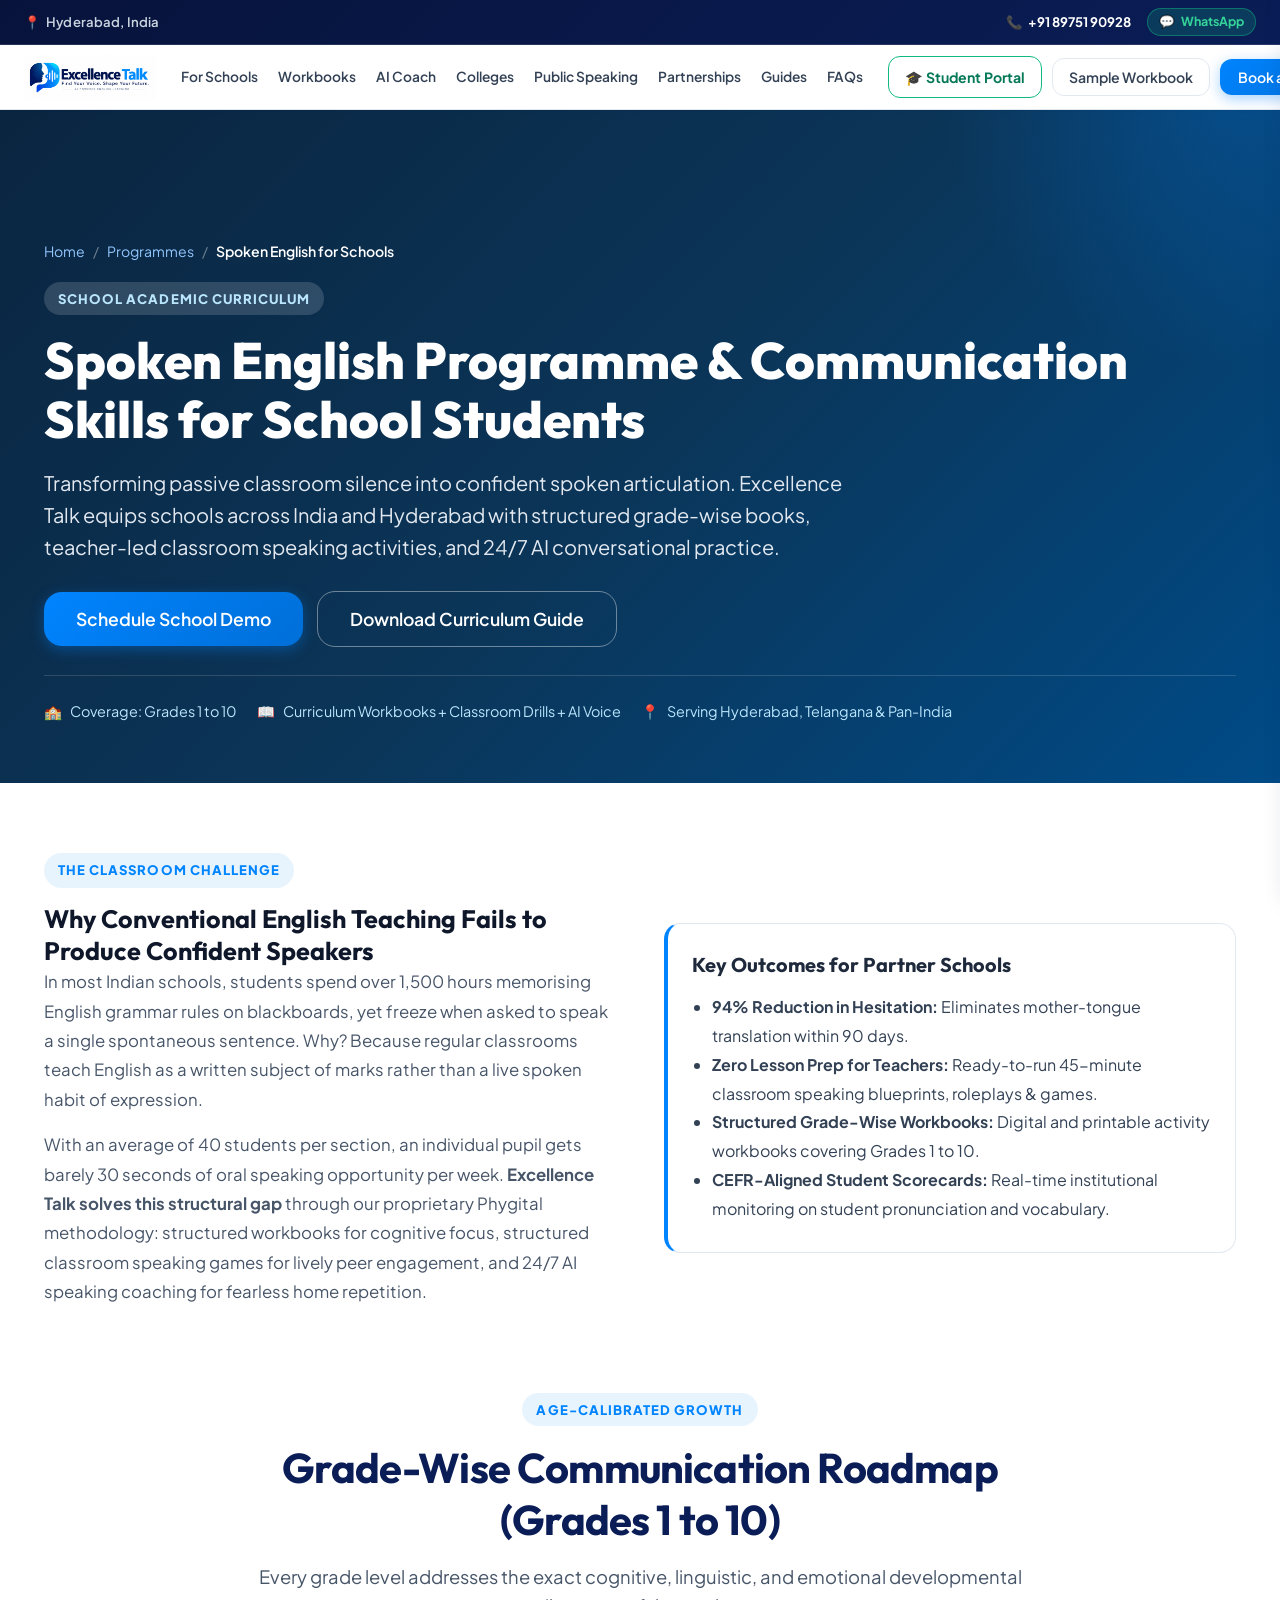
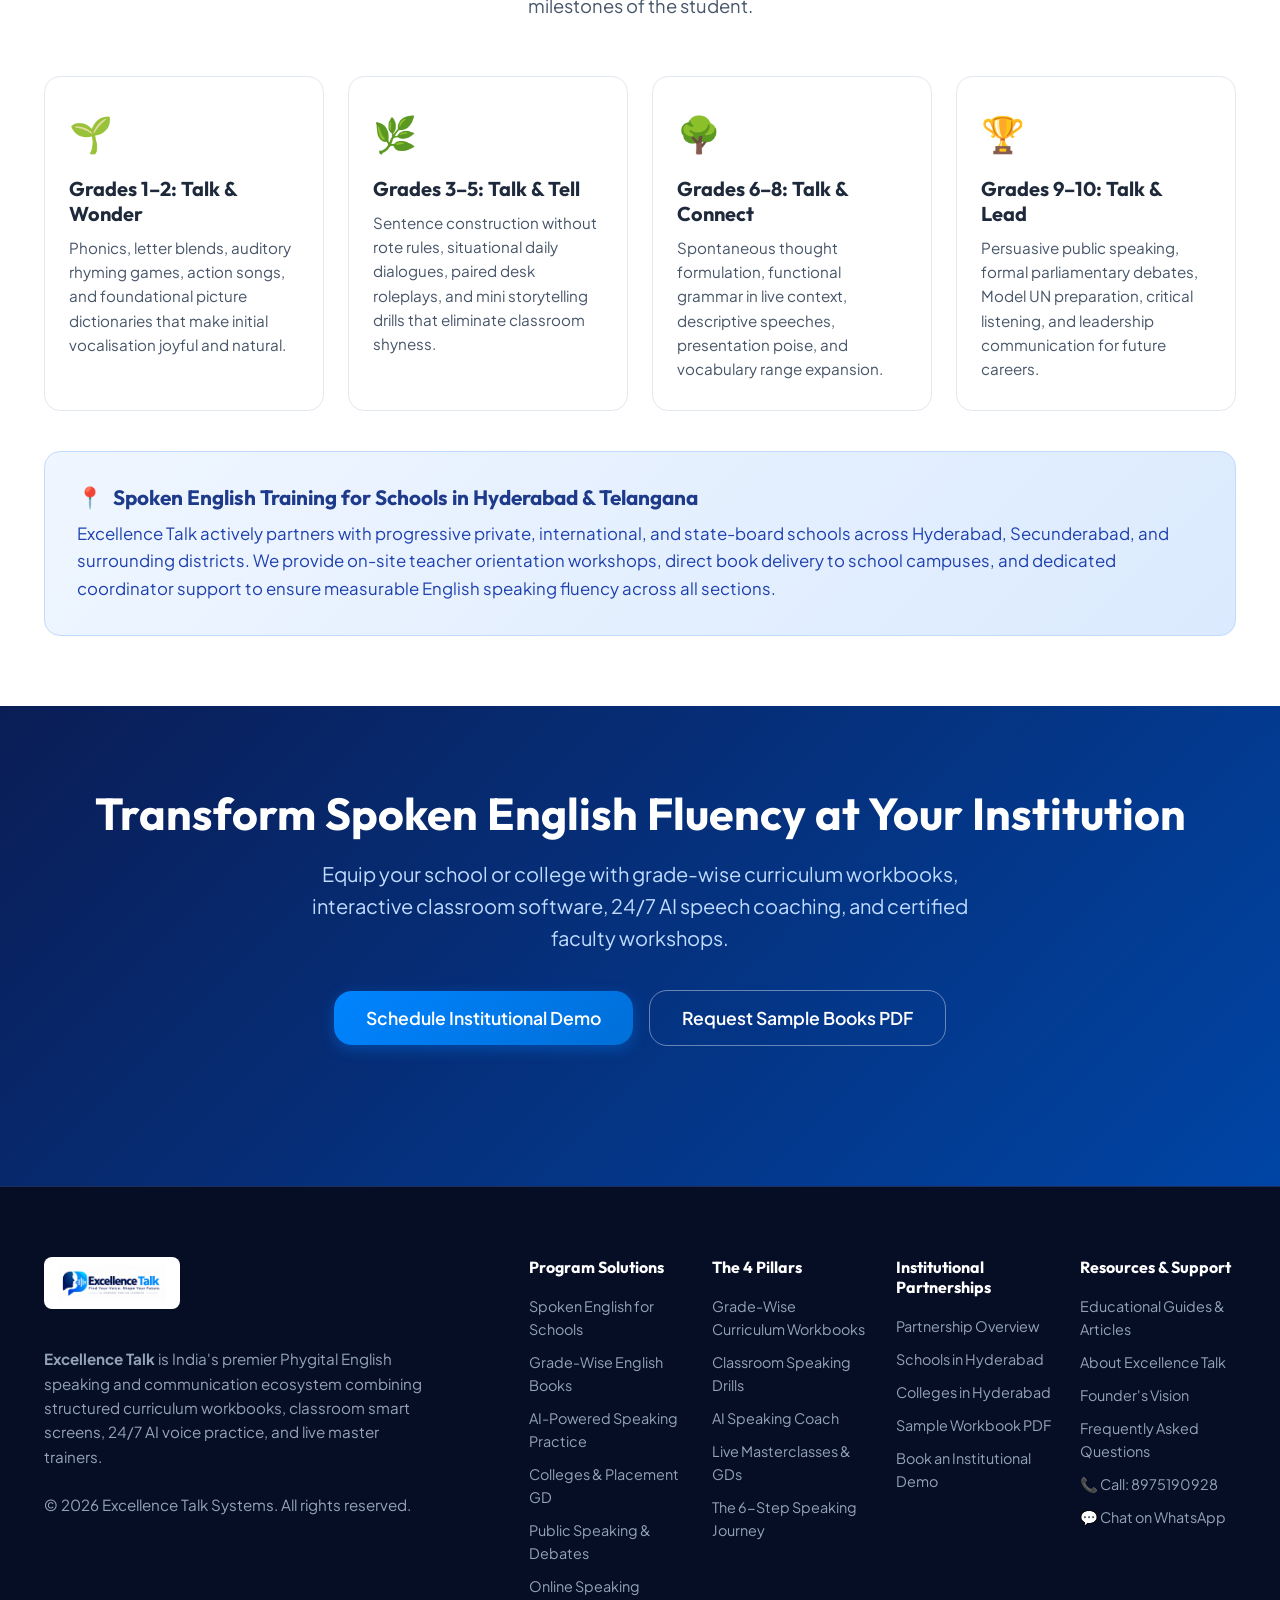
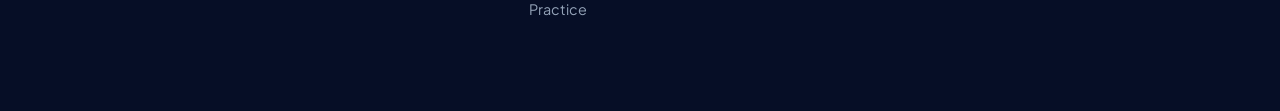
<file: spoken-english-for-schools.html>
<!DOCTYPE html>
<html lang="en">
<head>
  <meta charset="UTF-8">
  <meta name="viewport" content="width=device-width, initial-scale=1.0">
  
  <!-- Primary SEO Meta Tags -->
  <title>Spoken English for Schools | English Communication Programme | Excellence Talk</title>
  <meta name="title" content="Spoken English for Schools | English Communication Programme | Excellence Talk">
  <meta name="description" content="Comprehensive spoken English curriculum for school students (Grades 1-10). Grade-wise workbooks, teacher speaking drills, and 24/7 AI practice for Indian schools.">
  <meta name="keywords" content="spoken english for schools, english communication programme for schools, english speaking classes for school students, english language training for schools, spoken english training in hyderabad">
  <meta name="author" content="Excellence Talk">
  <meta name="robots" content="index, follow, max-snippet:-1, max-image-preview:large, max-video-preview:-1">
  <link rel="canonical" href="https://excellencetalk.in/spoken-english-for-schools.html">

  <!-- Favicon & Web App Manifest (Google Search & Multi-Device Compliant) -->
  <link rel="icon" href="/favicon.ico" sizes="any">
  <link rel="icon" type="image/svg+xml" href="assets/favicon.svg">
  <link rel="icon" type="image/png" sizes="48x48" href="assets/favicon-48x48.png">
  <link rel="icon" type="image/png" sizes="96x96" href="assets/favicon-96x96.png">
  <link rel="icon" type="image/png" sizes="144x144" href="assets/favicon-144x144.png">
  <link rel="icon" type="image/png" sizes="192x192" href="assets/favicon-192x192.png">
  <link rel="icon" type="image/png" sizes="32x32" href="assets/favicon-32x32.png">
  <link rel="icon" type="image/png" sizes="16x16" href="assets/favicon-16x16.png">
  <link rel="apple-touch-icon" sizes="180x180" href="assets/apple-touch-icon.png">
  <link rel="manifest" href="manifest.json">
  <meta name="theme-color" content="#0084FF">

  <!-- Open Graph / Facebook Meta Tags -->
  <meta property="og:type" content="website">
  <meta property="og:url" content="https://excellencetalk.in/spoken-english-for-schools.html">
  <meta property="og:site_name" content="Excellence Talk">
  <meta property="og:title" content="Spoken English for Schools | English Communication Programme | Excellence Talk">
  <meta property="og:description" content="Comprehensive spoken English curriculum for school students (Grades 1-10). Grade-wise workbooks, teacher speaking drills, and 24/7 AI practice for Indian schools.">
  <meta property="og:image" content="https://excellencetalk.in/assets/logo.png">

  <!-- Twitter Meta Tags -->
  <meta name="twitter:card" content="summary_large_image">
  <meta name="twitter:url" content="https://excellencetalk.in/spoken-english-for-schools.html">
  <meta name="twitter:title" content="Spoken English for Schools | English Communication Programme | Excellence Talk">
  <meta name="twitter:description" content="Comprehensive spoken English curriculum for school students (Grades 1-10). Grade-wise workbooks, teacher speaking drills, and 24/7 AI practice for Indian schools.">
  <meta name="twitter:image" content="https://excellencetalk.in/assets/logo.png">

  <!-- Stylesheets & Fonts -->
  <link rel="stylesheet" href="style.css?v=20261109c">
  <link rel="preconnect" href="https://fonts.googleapis.com">
  <link rel="preconnect" href="https://fonts.gstatic.com" crossorigin>
  <link href="https://fonts.googleapis.com/css2?family=Plus+Jakarta+Sans:wght@300;400;500;600;700;800&family=Outfit:wght@400;500;600;700;800&display=swap" rel="stylesheet">
  <!-- Schema.org Structured Data -->
  <script type="application/ld+json">
  {
    "@context": "https://schema.org",
    "@graph": [
      {
        "@type": "Course",
        "@id": "https://excellencetalk.in/spoken-english-for-schools.html#course",
        "name": "Spoken English & Communication Skills Programme for Schools",
        "description": "Comprehensive spoken English curriculum for school students from Grades 1 to 10. Combining grade-wise printed workbooks, teacher-led classroom speaking drills, and 24/7 AI conversational practice.",
        "provider": {
          "@type": "EducationalOrganization",
          "name": "Excellence Talk",
          "url": "https://excellencetalk.in/"
        },
        "educationalLevel": "Grades 1 to 10 (CBSE, ICSE, State Boards)",
        "inLanguage": "en"
      },
      {
        "@type": "BreadcrumbList",
        "@id": "https://excellencetalk.in/spoken-english-for-schools.html#breadcrumbs",
        "itemListElement": [
          {
            "@type": "ListItem",
            "position": 1,
            "name": "Home",
            "item": "https://excellencetalk.in/"
          },
          {
            "@type": "ListItem",
            "position": 2,
            "name": "Spoken English for Schools",
            "item": "https://excellencetalk.in/spoken-english-for-schools.html"
          }
        ]
      }
    ]
  }
  </script>
</head>
<body>

  <!-- Top Information Bar -->
  <div class="top-bar">
    <div class="top-bar-container">
      <div class="top-bar-left">
        <span class="top-bar-item"><span class="top-bar-icon">📍</span> Hyderabad, India</span>
      </div>
      <div class="top-bar-right">
        <a href="tel:8975190928" class="top-bar-link" title="Call directly on +91 89751 90928">
          <span class="top-bar-icon">📞</span> +91 89751 90928
        </a>
        <a href="https://wa.me/918975190928?text=Hello%20Rahim%20sir%2C%20I%20would%20like%20to%20connect%20regarding%20Excellence%20Talk." target="_blank" rel="noopener noreferrer" class="top-bar-link top-bar-whatsapp-pill" title="Chat on WhatsApp">
          <span class="top-bar-icon">💬</span> WhatsApp
        </a>
      </div>
    </div>
  </div>

  <!-- Navigation -->
  <nav class="navbar">
    <div class="nav-container">
      <a href="index.html" class="brand-logo-link">
        <img src="assets/logo.png" alt="Excellence Talk - Spoken English & Communication Skills" class="nav-logo-img">
      </a>
      
      <div class="nav-links">
        <a href="spoken-english-for-schools.html">For Schools</a>
        <a href="grade-wise-english-books.html">Workbooks</a>
        <a href="ai-english-speaking-practice.html">AI Coach</a>
        <a href="english-communication-for-colleges.html">Colleges</a>
        <a href="public-speaking-for-students.html">Public Speaking</a>
        <a href="institutional-partnerships.html">Partnerships</a>
        <a href="articles.html">Guides</a>
        <a href="index.html#faq">FAQs</a>
      </div>
      
      <div class="nav-actions">
        <a href="students/index.html" class="btn btn-outline nav-btn-sample" style="border-color: #10B981; color: #047857; font-weight: 700;">🎓 Student Portal</a>
        <button class="btn btn-outline nav-btn-sample" onclick="openModal('sample-chapter')">Sample Workbook</button>
        <button class="btn btn-primary nav-btn-demo" onclick="openModal('book-demo')">Book a Demo</button>
        <button class="mobile-menu-btn" id="mobile-menu-btn" onclick="toggleMobileMenu()" aria-label="Toggle navigation menu">
          <span class="hamburger-bar"></span>
          <span class="hamburger-bar"></span>
          <span class="hamburger-bar"></span>
        </button>
      </div>
    </div>
  </nav>

  <!-- Mobile Menu Drawer -->
  <div class="mobile-menu-drawer" id="mobile-menu-drawer">
    <div class="mobile-drawer-header">
      <img src="assets/logo.png" alt="Excellence Talk" class="mobile-drawer-logo">
      <button class="mobile-drawer-close" onclick="toggleMobileMenu()" aria-label="Close menu">✕</button>
    </div>
    <!-- Top Instant Action for Mobile -->
    <div class="mobile-drawer-top-cta">
      <button class="btn btn-primary btn-block" onclick="toggleMobileMenu(); openModal('book-demo')">
        📅 Book a Demo (Talk to Rahim)
      </button>
    </div>
    <div class="mobile-nav-links">
      <a href="students/index.html" style="background:#EBF5FF; color:#0084FF; font-weight:800; border-radius:8px; padding:10px 14px; margin-bottom:8px; display:flex; align-items:center; gap:8px;">🎓 Student Learning Portal (Enter Here)</a>
      <a href="spoken-english-for-schools.html">🏫 Spoken English for Schools</a>
      <a href="grade-wise-english-books.html">📚 Grade-Wise Curriculum Workbooks</a>
      <a href="ai-english-speaking-practice.html">🤖 AI Speaking Practice</a>
      <a href="english-communication-for-colleges.html">🎓 Colleges & Placement Training</a>
      <a href="public-speaking-for-students.html">🎙️ Public Speaking & Debates</a>
      <a href="online-english-speaking-practice.html">🌐 Online Speaking Practice</a>
      <a href="institutional-partnerships.html">🤝 Institutional Partnerships</a>
      <a href="articles.html">📖 Educational Guides & Articles</a>
      <a href="index.html#faq" onclick="toggleMobileMenu()">❓ Frequently Asked Questions</a>
        </div>
    <div class="mobile-drawer-actions">
      <button class="btn btn-primary btn-block" onclick="toggleMobileMenu(); openModal('book-demo')">Schedule Institutional Demo</button>
      <button class="btn btn-outline btn-block" onclick="toggleMobileMenu(); openModal('sample-chapter')">Download Sample Workbook PDF</button>
    </div>
  </div>
  <div class="mobile-menu-backdrop" id="mobile-menu-backdrop" onclick="toggleMobileMenu()"></div>

  <header class="page-hero">
    <div class="container">
      <div class="breadcrumbs">
        <a href="index.html">Home</a>
        <span class="separator">/</span>
        <a href="spoken-english-for-schools.html">Programmes</a>
        <span class="separator">/</span>
        <span class="current">Spoken English for Schools</span>
      </div>
      <div class="section-tag" style="background:rgba(255,255,255,0.15); color:#BAE6FD; border-color:rgba(255,255,255,0.2);">School Academic Curriculum</div>
      <h1 class="page-hero-title">Spoken English Programme &amp; Communication Skills for School Students</h1>
      <p class="page-hero-desc">Transforming passive classroom silence into confident spoken articulation. Excellence Talk equips schools across India and Hyderabad with structured grade-wise books, teacher-led classroom speaking activities, and 24/7 AI conversational practice.</p>
      <div class="page-hero-cta-group">
        <button class="btn btn-primary btn-lg" onclick="openModal('book-demo')">Schedule School Demo</button>
        <button class="btn btn-outline-light btn-lg" onclick="openModal('sample-chapter')">Download Curriculum Guide</button>
      </div>
      <div class="page-meta-strip">
        <div class="page-meta-item"><span>🏫</span> Coverage: Grades 1 to 10</div>
        <div class="page-meta-item"><span>📖</span> Curriculum Workbooks + Classroom Drills + AI Voice</div>
        <div class="page-meta-item"><span>📍</span> Serving Hyderabad, Telangana &amp; Pan-India</div>
      </div>
    </div>
  </header>

  <main>
    <section class="content-block">
      <div class="container">
        <div class="content-split-grid">
          <div class="content-prose">
            <div class="section-tag">The Classroom Challenge</div>
            <h2>Why Conventional English Teaching Fails to Produce Confident Speakers</h2>
            <p>In most Indian schools, students spend over 1,500 hours memorising English grammar rules on blackboards, yet freeze when asked to speak a single spontaneous sentence. Why? Because regular classrooms teach English as a written subject of marks rather than a live spoken habit of expression.</p>
            <p>With an average of 40 students per section, an individual pupil gets barely 30 seconds of oral speaking opportunity per week. <strong>Excellence Talk solves this structural gap</strong> through our proprietary Phygital methodology: structured workbooks for cognitive focus, structured classroom speaking games for lively peer engagement, and 24/7 AI speaking coaching for fearless home repetition.</p>
          </div>
          <div>
            <div class="feature-box-card" style="border-left: 4px solid var(--primary);">
              <h4>Key Outcomes for Partner Schools</h4>
              <ul style="margin: 16px 0 0 20px; color: var(--slate-700); line-height: 1.8;">
                <li><strong>94% Reduction in Hesitation:</strong> Eliminates mother-tongue translation within 90 days.</li>
                <li><strong>Zero Lesson Prep for Teachers:</strong> Ready-to-run 45-minute classroom speaking blueprints, roleplays & games.</li>
                <li><strong>Structured Grade-Wise Workbooks:</strong> Digital and printable activity workbooks covering Grades 1 to 10.</li>
                <li><strong>CEFR-Aligned Student Scorecards:</strong> Real-time institutional monitoring on student pronunciation and vocabulary.</li>
              </ul>
            </div>
          </div>
        </div>

        <div class="section-header text-center" style="margin-top:70px;">
          <div class="section-tag">Age-Calibrated Growth</div>
          <h2>Grade-Wise Communication Roadmap (Grades 1 to 10)</h2>
          <p class="section-desc">Every grade level addresses the exact cognitive, linguistic, and emotional developmental milestones of the student.</p>
        </div>

        <div class="feature-box-grid">
          <div class="feature-box-card">
            <span class="feature-box-icon">🌱</span>
            <h4>Grades 1–2: Talk &amp; Wonder</h4>
            <p>Phonics, letter blends, auditory rhyming games, action songs, and foundational picture dictionaries that make initial vocalisation joyful and natural.</p>
          </div>
          <div class="feature-box-card">
            <span class="feature-box-icon">🌿</span>
            <h4>Grades 3–5: Talk &amp; Tell</h4>
            <p>Sentence construction without rote rules, situational daily dialogues, paired desk roleplays, and mini storytelling drills that eliminate classroom shyness.</p>
          </div>
          <div class="feature-box-card">
            <span class="feature-box-icon">🌳</span>
            <h4>Grades 6–8: Talk &amp; Connect</h4>
            <p>Spontaneous thought formulation, functional grammar in live context, descriptive speeches, presentation poise, and vocabulary range expansion.</p>
          </div>
          <div class="feature-box-card">
            <span class="feature-box-icon">🏆</span>
            <h4>Grades 9–10: Talk &amp; Lead</h4>
            <p>Persuasive public speaking, formal parliamentary debates, Model UN preparation, critical listening, and leadership communication for future careers.</p>
          </div>
        </div>

        <div id="hyderabad" class="regional-box">
          <h4><span>📍</span> Spoken English Training for Schools in Hyderabad &amp; Telangana</h4>
          <p>Excellence Talk actively partners with progressive private, international, and state-board schools across Hyderabad, Secunderabad, and surrounding districts. We provide on-site teacher orientation workshops, direct book delivery to school campuses, and dedicated coordinator support to ensure measurable English speaking fluency across all sections.</p>
        </div>
      </div>
    </section>
  </main>
  <!-- Common Institutional CTA Banner -->
  <section class="cta-banner">
    <div class="container text-center">
      <h2>Transform Spoken English Fluency at Your Institution</h2>
      <p>Equip your school or college with grade-wise curriculum workbooks, interactive classroom software, 24/7 AI speech coaching, and certified faculty workshops.</p>
      <div class="hero-cta-group" style="justify-content:center;">
        <button class="btn btn-primary btn-lg" onclick="openModal('book-demo')">Schedule Institutional Demo</button>
        <button class="btn btn-outline-light btn-lg" onclick="openModal('sample-chapter')">Request Sample Books PDF</button>
      </div>
    </div>
  </section>

  <!-- Footer -->
  <footer class="footer">
    <div class="container footer-content">
      <div class="footer-brand">
        <img src="assets/logo.png" alt="Excellence Talk Logo" class="footer-logo-img">
        <p><strong>Excellence Talk</strong> is India's premier Phygital English speaking and communication ecosystem combining structured curriculum workbooks, classroom smart screens, 24/7 AI voice practice, and live master trainers.</p>
        <p class="copyright">© 2026 Excellence Talk Systems. All rights reserved.</p>
      </div>

      <div class="footer-links-group">
        <div class="footer-col">
          <h4>Program Solutions</h4>
          <a href="spoken-english-for-schools.html">Spoken English for Schools</a>
          <a href="grade-wise-english-books.html">Grade-Wise English Books</a>
          <a href="ai-english-speaking-practice.html">AI-Powered Speaking Practice</a>
          <a href="english-communication-for-colleges.html">Colleges &amp; Placement GD</a>
          <a href="public-speaking-for-students.html">Public Speaking &amp; Debates</a>
          <a href="online-english-speaking-practice.html">Online Speaking Practice</a>
        </div>
        <div class="footer-col">
          <h4>The 4 Pillars</h4>
          <a href="grade-wise-english-books.html">Grade-Wise Curriculum Workbooks</a>
          <a href="index.html#method">Classroom Speaking Drills</a>
          <a href="ai-english-speaking-practice.html">AI Speaking Coach</a>
          <a href="online-english-speaking-practice.html">Live Masterclasses &amp; GDs</a>
          <a href="index.html#speaking-loop">The 6-Step Speaking Journey</a>
        </div>
        <div class="footer-col">
          <h4>Institutional Partnerships</h4>
          <a href="institutional-partnerships.html">Partnership Overview</a>
          <a href="spoken-english-for-schools.html#hyderabad">Schools in Hyderabad</a>
          <a href="english-communication-for-colleges.html#hyderabad">Colleges in Hyderabad</a>
          <a href="#" onclick="openModal('sample-chapter')">Sample Workbook PDF</a>
          <a href="#" onclick="openModal('book-demo')">Book an Institutional Demo</a>
        </div>
        <div class="footer-col">
          <h4>Resources &amp; Support</h4>
          <a href="articles.html">Educational Guides &amp; Articles</a>
          <a href="index.html#about">About Excellence Talk</a>
          <a href="index.html#founder">Founder's Vision</a>
          <a href="index.html#faq">Frequently Asked Questions</a>
          <a href="tel:8975190928">📞 Call: 8975190928</a>
          <a href="https://wa.me/918975190928?text=Hello%2C%20I%20would%20like%20to%20connect%20regarding%20Excellence%20Talk." target="_blank" rel="noopener noreferrer">💬 Chat on WhatsApp</a>
        </div>
      </div>
    </div>
  </footer>

  <!-- Modal for Lead Capture -->
  <div class="modal-backdrop" id="modal-backdrop" onclick="closeModal(event)">
    <div class="modal-box" onclick="event.stopPropagation()">
      <button class="modal-close" onclick="closeModal()">✕</button>
      <div id="modal-inner-content"></div>
    </div>
  </div>

  <script src="app.js?v=20261109c"></script>
</body>
</html>
</file>
<file: style.css>
/* ==========================================================================
   Excellence Talk Modern Design System & Stylesheet
   Brand Colors aligned with Official Excellence Talk Identity:
   - Deep Royal Navy: #0A1D56
   - Vibrant Cyan/Electric Blue: #0084FF
   ========================================================================== */

:root {
  --primary: #0084FF;
  --primary-hover: #006ED6;
  --primary-light: #E8F4FD;
  --primary-dark: #0A1D56;
  --secondary: #10B981;
  --secondary-light: #DEF7EC;
  --accent: #F59E0B;
  --accent-light: #FEF3C7;
  
  --dark-navy: #0A1D56;
  --navy-800: #0E256C;
  --slate-900: #0F172A;
  --slate-800: #1E293B;
  --slate-700: #334155;
  --slate-600: #475569;
  --slate-500: #64748B;
  --slate-400: #94A3B8;
  --slate-200: #E2E8F0;
  --slate-100: #F1F5F9;
  --slate-50: #F8FAFC;
  --white: #FFFFFF;

  --font-heading: 'Outfit', -apple-system, BlinkMacSystemFont, sans-serif;
  --font-body: 'Plus Jakarta Sans', -apple-system, BlinkMacSystemFont, sans-serif;

  --shadow-sm: 0 1px 2px 0 rgba(10, 29, 86, 0.05);
  --shadow-md: 0 4px 6px -1px rgba(10, 29, 86, 0.08), 0 2px 4px -1px rgba(10, 29, 86, 0.04);
  --shadow-lg: 0 10px 15px -3px rgba(10, 29, 86, 0.1), 0 4px 6px -2px rgba(10, 29, 86, 0.05);
  --shadow-xl: 0 20px 25px -5px rgba(10, 29, 86, 0.12), 0 10px 10px -5px rgba(10, 29, 86, 0.04);
  --radius-sm: 8px;
  --radius-md: 12px;
  --radius-lg: 18px;
  --radius-xl: 24px;
}

*, *::before, *::after {
  box-sizing: border-box;
  margin: 0;
  padding: 0;
}

html {
  scroll-behavior: smooth;
  font-family: var(--font-body);
  color: var(--slate-800);
  background-color: var(--white);
  line-height: 1.6;
}

body {
  overflow-x: hidden;
}

/* Typography */
h1, h2, h3, h4, h5, h6 {
  font-family: var(--font-heading);
  color: var(--slate-900);
  font-weight: 700;
  line-height: 1.25;
}

p {
  color: var(--slate-600);
  font-size: 1.05rem;
}

a {
  color: inherit;
  text-decoration: none;
}

/* Layout Utilities */
.container {
  width: 100%;
  max-width: 1240px;
  margin: 0 auto;
  padding: 0 24px;
}

.section {
  padding: 90px 0;
}

.text-center {
  text-align: center;
}

.section-header {
  max-width: 780px;
  margin: 0 auto 56px auto;
}

.section-tag {
  display: inline-block;
  font-size: 0.82rem;
  font-weight: 800;
  text-transform: uppercase;
  letter-spacing: 0.08em;
  color: var(--primary);
  background: var(--primary-light);
  padding: 6px 14px;
  border-radius: 9999px;
  margin-bottom: 16px;
}

.section-header h2 {
  font-size: 2.6rem;
  margin-bottom: 16px;
  letter-spacing: -0.02em;
  color: var(--primary-dark);
}

.section-desc {
  font-size: 1.15rem;
  color: var(--slate-600);
}

.grid-2-col {
  display: grid;
  grid-template-columns: 1fr 1fr;
  gap: 48px;
}

.align-center {
  align-items: center;
}

/* Buttons */
.btn {
  display: inline-flex;
  align-items: center;
  justify-content: center;
  padding: 12px 24px;
  font-size: 0.98rem;
  font-weight: 600;
  border-radius: var(--radius-md);
  border: none;
  cursor: pointer;
  transition: all 0.2s ease;
  font-family: var(--font-body);
  white-space: nowrap;
}

.btn-primary {
  background: linear-gradient(135deg, var(--primary) 0%, #006FD8 100%);
  color: var(--white);
  box-shadow: 0 4px 14px rgba(0, 132, 255, 0.35);
}

.btn-primary:hover {
  background: var(--primary-hover);
  transform: translateY(-2px);
  box-shadow: 0 6px 20px rgba(0, 132, 255, 0.45);
}

.btn-secondary {
  background: var(--slate-100);
  color: var(--slate-800);
}

.btn-secondary:hover {
  background: var(--slate-200);
  color: var(--slate-900);
}

.btn-outline {
  background: transparent;
  border: 1.5px solid var(--slate-200);
  color: var(--slate-700);
}

.btn-outline:hover {
  border-color: var(--primary);
  color: var(--primary);
  background: var(--primary-light);
}

.btn-outline-light {
  background: transparent;
  border: 1.5px solid rgba(255, 255, 255, 0.4);
  color: var(--white);
}

.btn-outline-light:hover {
  background: rgba(255, 255, 255, 0.15);
  border-color: var(--white);
}

.btn-lg {
  padding: 16px 32px;
  font-size: 1.1rem;
  border-radius: var(--radius-lg);
}

.btn-sm {
  padding: 8px 16px;
  font-size: 0.88rem;
}

.btn-block {
  width: 100%;
}

/* Scroll Progress Bar */
.scroll-progress-bar {
  position: fixed;
  top: 0;
  left: 0;
  height: 3.5px;
  width: 0%;
  background: linear-gradient(90deg, #0084FF 0%, #00C6FF 50%, #10B981 100%);
  z-index: 9999;
  transition: width 0.1s linear;
  box-shadow: 0 0 10px rgba(0, 132, 255, 0.6);
  pointer-events: none;
}

/* Top Information Bar */
.top-bar {
  background: linear-gradient(135deg, #07133B 0%, #0A1D56 100%);
  color: #E2E8F0;
  font-size: 0.82rem;
  padding: 8px 0;
  border-bottom: 1px solid rgba(255, 255, 255, 0.12);
  position: relative;
  z-index: 1002;
}

.top-bar-container {
  max-width: 1280px;
  margin: 0 auto;
  padding: 0 24px;
  display: flex;
  align-items: center;
  justify-content: space-between;
  gap: 12px;
}

.top-bar-left,
.top-bar-right {
  display: flex;
  align-items: center;
  gap: 16px;
}

.top-bar-item {
  display: inline-flex;
  align-items: center;
  gap: 6px;
  color: #CBD5E1;
  font-weight: 600;
  letter-spacing: 0.01em;
}

.top-bar-link {
  display: inline-flex;
  align-items: center;
  gap: 6px;
  color: #FFFFFF;
  text-decoration: none;
  font-weight: 700;
  transition: color 0.2s ease, opacity 0.2s ease;
}

.top-bar-link:hover {
  color: #38BDF8;
}

.top-bar-whatsapp-pill {
  background: rgba(16, 185, 129, 0.2);
  color: #34D399;
  border: 1px solid rgba(16, 185, 129, 0.45);
  padding: 3px 11px;
  border-radius: 9999px;
  font-size: 0.78rem;
  font-weight: 700;
}

.top-bar-whatsapp-pill:hover {
  background: rgba(16, 185, 129, 0.35);
  color: #A7F3D0;
}

@media (max-width: 640px) {
  .top-bar {
    padding: 6px 0;
    font-size: 0.76rem;
  }
  .top-bar-container {
    padding: 0 14px;
    gap: 8px;
  }
  .top-bar-left,
  .top-bar-right {
    gap: 10px;
  }
}

@media (max-width: 400px) {
  .top-bar-container {
    font-size: 0.72rem;
  }
  .top-bar-whatsapp-pill {
    padding: 2px 8px;
  }
}

/* Navbar */
.navbar {
  position: sticky;
  top: 0;
  z-index: 1000;
  background: rgba(255, 255, 255, 0.96);
  backdrop-filter: blur(14px);
  border-bottom: 1px solid var(--slate-200);
  padding: 10px 0;
  box-shadow: 0 1px 3px rgba(10, 29, 86, 0.04);
}

.nav-container {
  max-width: 1280px;
  margin: 0 auto;
  padding: 0 24px;
  display: flex;
  align-items: center;
  justify-content: space-between;
  gap: 16px;
}

.brand-logo-link {
  display: flex;
  align-items: center;
  flex-shrink: 0;
}

.nav-logo-img {
  height: 44px;
  width: auto;
  max-width: 175px;
  object-fit: contain;
  display: block;
}

.footer-logo-img {
  height: 52px;
  width: auto;
  object-fit: contain;
  background: #FFFFFF;
  padding: 8px 14px;
  border-radius: 8px;
  margin-bottom: 16px;
  display: inline-block;
}

.nav-links {
  display: flex;
  align-items: center;
  gap: 2px;
  white-space: nowrap;
}

.nav-links a {
  font-size: 0.86rem;
  font-weight: 600;
  color: var(--slate-700);
  padding: 7px 9px;
  border-radius: var(--radius-sm);
  transition: all 0.2s ease;
  white-space: nowrap;
}

.nav-links a:hover {
  color: var(--primary);
  background: var(--primary-light);
}

.nav-actions {
  display: flex;
  align-items: center;
  gap: 10px;
  white-space: nowrap;
  flex-shrink: 0;
}

.nav-btn-sample {
  padding: 9px 16px;
  font-size: 0.88rem;
  white-space: nowrap;
}

.nav-btn-demo {
  padding: 9px 18px;
  font-size: 0.88rem;
  white-space: nowrap;
}

/* Mobile Hamburger Button */
.mobile-menu-btn {
  display: none;
  flex-direction: column;
  justify-content: space-around;
  width: 40px;
  height: 40px;
  background: var(--slate-100);
  border: 1px solid var(--slate-200);
  border-radius: var(--radius-sm);
  cursor: pointer;
  padding: 10px 8px;
  z-index: 1010;
  transition: all 0.25s ease;
}

.mobile-menu-btn:hover {
  background: var(--slate-200);
}

.hamburger-bar {
  width: 100%;
  height: 2.5px;
  background-color: var(--primary-dark);
  border-radius: 2px;
  transition: all 0.3s ease;
}

.mobile-menu-btn.active .hamburger-bar:nth-child(1) {
  transform: translateY(6px) rotate(45deg);
}

.mobile-menu-btn.active .hamburger-bar:nth-child(2) {
  opacity: 0;
}

.mobile-menu-btn.active .hamburger-bar:nth-child(3) {
  transform: translateY(-6px) rotate(-45deg);
}

/* Mobile Drawer */
.mobile-menu-drawer {
  position: fixed;
  top: 0;
  right: -340px;
  width: 320px;
  max-width: 86vw;
  height: 100%;
  height: 100dvh;
  max-height: 100dvh;
  background: var(--white);
  box-shadow: -10px 0 25px rgba(10, 29, 86, 0.2);
  z-index: 2500;
  display: flex;
  flex-direction: column;
  transition: right 0.35s cubic-bezier(0.16, 1, 0.3, 1);
  overflow: hidden;
}

.mobile-menu-drawer.open {
  right: 0;
}

.mobile-drawer-header {
  display: flex;
  align-items: center;
  justify-content: space-between;
  padding: 16px 20px;
  border-bottom: 1px solid var(--slate-200);
  background: var(--white);
  flex-shrink: 0;
}

.mobile-drawer-logo {
  height: 36px;
  width: auto;
  object-fit: contain;
}

.mobile-drawer-close {
  background: var(--slate-100);
  border: none;
  width: 36px;
  height: 36px;
  border-radius: 50%;
  font-size: 1.1rem;
  font-weight: 700;
  color: var(--slate-700);
  cursor: pointer;
  display: flex;
  align-items: center;
  justify-content: center;
  transition: background 0.2s ease;
}

.mobile-drawer-close:hover {
  background: var(--slate-200);
}

.mobile-drawer-top-cta {
  padding: 12px 18px 4px 18px;
  flex-shrink: 0;
  background: var(--white);
}

.mobile-nav-links {
  display: flex;
  flex-direction: column;
  padding: 10px 0;
  flex: 1 1 auto;
  overflow-y: auto;
  -webkit-overflow-scrolling: touch;
  touch-action: pan-y;
  overscroll-behavior: contain;
}

.mobile-nav-links a {
  padding: 12px 20px;
  font-size: 0.94rem;
  font-weight: 600;
  color: var(--slate-800);
  display: block;
  border-bottom: 1px solid var(--slate-100);
  transition: background 0.2s, color 0.2s;
  text-decoration: none;
}

.mobile-nav-links a:hover,
.mobile-nav-links a:active {
  background: var(--primary-light);
  color: var(--primary);
}

.mobile-drawer-actions {
  padding: 14px 18px;
  border-top: 1px solid var(--slate-200);
  display: flex;
  flex-direction: column;
  gap: 10px;
  background: var(--white);
  flex-shrink: 0;
  box-shadow: 0 -4px 16px rgba(10, 29, 86, 0.08);
}

.mobile-menu-backdrop {
  position: fixed;
  inset: 0;
  background: rgba(10, 29, 86, 0.6);
  backdrop-filter: blur(4px);
  z-index: 2400;
  display: none;
  opacity: 0;
  transition: opacity 0.3s ease;
  touch-action: none;
}

.mobile-menu-backdrop.open {
  display: block;
  opacity: 1;
}

body.menu-drawer-active {
  overflow: hidden;
  touch-action: none;
}

body.menu-drawer-active .mobile-menu-drawer,
body.menu-drawer-active .mobile-nav-links {
  touch-action: pan-y;
}

/* Hero Section */
.hero-section {
  padding: 80px 0 60px 0;
  background: radial-gradient(circle at 50% 0%, rgba(0, 132, 255, 0.08) 0%, rgba(255, 255, 255, 0) 70%);
  text-align: center;
}

.hero-container {
  max-width: 1000px;
}

.hero-tagline-wrapper {
  display: flex;
  align-items: center;
  justify-content: center;
  flex-wrap: wrap;
  gap: 12px;
  margin-bottom: 24px;
}

.hero-tagline-badge {
  display: inline-flex;
  align-items: center;
  gap: 10px;
  background: var(--white);
  border: 1px solid #BFDBFE;
  box-shadow: var(--shadow-sm);
  padding: 8px 20px;
  border-radius: 9999px;
  font-size: 0.82rem;
  font-weight: 800;
  letter-spacing: 0.08em;
  color: var(--primary-dark);
}

.hero-highlights-trigger {
  display: inline-flex;
  align-items: center;
  gap: 6px;
  background: var(--primary-light);
  color: var(--primary);
  border: 1px solid #BFDBFE;
  padding: 8px 18px;
  border-radius: 9999px;
  font-size: 0.82rem;
  font-weight: 700;
  cursor: pointer;
  transition: all 0.2s ease;
  font-family: var(--font-body);
}

.hero-highlights-trigger:hover {
  background: var(--primary);
  color: var(--white);
  transform: translateY(-1px);
  box-shadow: 0 4px 12px rgba(0, 132, 255, 0.25);
}

.pulse-dot {
  width: 9px;
  height: 9px;
  background: var(--primary);
  border-radius: 50%;
  box-shadow: 0 0 0 0 rgba(0, 132, 255, 0.7);
  animation: pulse 2s infinite;
}

@keyframes pulse {
  0% { transform: scale(0.95); box-shadow: 0 0 0 0 rgba(0, 132, 255, 0.7); }
  70% { transform: scale(1); box-shadow: 0 0 0 8px rgba(0, 132, 255, 0); }
  100% { transform: scale(0.95); box-shadow: 0 0 0 0 rgba(0, 132, 255, 0); }
}

.hero-title {
  font-size: 4rem;
  font-weight: 800;
  letter-spacing: -0.03em;
  margin-bottom: 24px;
  line-height: 1.1;
  color: var(--primary-dark);
}

.hero-brand-kicker {
  display: block;
  font-size: clamp(0.95rem, 1.8vw, 1.25rem);
  font-weight: 700;
  color: var(--primary);
  text-transform: uppercase;
  letter-spacing: 0.12em;
  margin-bottom: 14px;
}

.gradient-text {
  background: linear-gradient(135deg, var(--primary) 0%, #00C6FF 100%);
  -webkit-background-clip: text;
  -webkit-text-fill-color: transparent;
}

.hero-subtitle {
  font-size: 1.25rem;
  color: var(--slate-600);
  max-width: 860px;
  margin: 0 auto 40px auto;
  line-height: 1.6;
}

.hero-cta-group {
  display: flex;
  align-items: center;
  justify-content: center;
  gap: 16px;
  margin-bottom: 60px;
}

.hero-stats {
  display: flex;
  align-items: center;
  justify-content: center;
  background: var(--white);
  border: 1px solid var(--slate-200);
  border-radius: var(--radius-xl);
  padding: 24px 40px;
  box-shadow: var(--shadow-lg);
  gap: 40px;
  max-width: 960px;
  margin: 0 auto;
}

.stat-item {
  text-align: center;
}

.stat-number {
  font-family: var(--font-heading);
  font-size: 1.7rem;
  font-weight: 800;
  color: var(--primary-dark);
}

.stat-label {
  font-size: 0.85rem;
  color: var(--slate-500);
  margin-top: 4px;
}

.stat-divider {
  width: 1px;
  height: 40px;
  background: var(--slate-200);
}

/* SECTION 1: HOW WE HELP STUDENTS SPEAK */
.how-it-works-section {
  background: var(--white);
}

.transformation-grid {
  display: grid;
  grid-template-columns: repeat(2, 1fr);
  gap: 32px;
}

.trans-card {
  background: var(--slate-50);
  border: 1.5px solid var(--slate-200);
  border-radius: var(--radius-xl);
  padding: 36px 32px;
  transition: all 0.3s cubic-bezier(0.16, 1, 0.3, 1);
  display: flex;
  flex-direction: column;
}

.trans-card:hover {
  transform: translateY(-6px);
  background: var(--white);
  border-color: var(--primary);
  box-shadow: var(--shadow-xl);
}

.trans-icon-box {
  width: 54px;
  height: 54px;
  background: var(--primary-light);
  border-radius: var(--radius-md);
  display: flex;
  align-items: center;
  justify-content: center;
  font-size: 1.8rem;
  margin-bottom: 18px;
}

.trans-step-tag {
  font-size: 0.78rem;
  font-weight: 800;
  text-transform: uppercase;
  color: var(--primary);
  letter-spacing: 0.06em;
  margin-bottom: 8px;
}

.trans-card h3 {
  font-size: 1.45rem;
  margin-bottom: 12px;
  color: var(--primary-dark);
}

.trans-card p {
  font-size: 0.98rem;
  line-height: 1.6;
  color: var(--slate-600);
  margin-bottom: 20px;
  flex-grow: 1;
}

.trans-metric {
  background: var(--white);
  border-left: 3px solid var(--secondary);
  border-radius: 4px;
  padding: 12px 16px;
  font-size: 0.88rem;
  color: var(--slate-800);
  box-shadow: var(--shadow-sm);
}

.trans-metric strong {
  color: var(--secondary);
}

/* SECTION 2: STUDENT ACHIEVEMENTS */
.achievements-section {
  background: linear-gradient(180deg, #F8FAFC 0%, #EEF2F6 100%);
}

.stories-grid {
  display: grid;
  grid-template-columns: repeat(3, 1fr);
  gap: 28px;
  margin-bottom: 50px;
}

.story-card {
  background: var(--white);
  border: 1px solid var(--slate-200);
  border-radius: var(--radius-xl);
  padding: 32px 28px;
  display: flex;
  flex-direction: column;
  justify-content: space-between;
  box-shadow: var(--shadow-md);
  transition: all 0.3s ease;
}

.story-card:hover {
  transform: translateY(-6px);
  box-shadow: var(--shadow-xl);
  border-color: #BFDBFE;
}

.story-header {
  display: flex;
  align-items: center;
  gap: 14px;
  margin-bottom: 18px;
  position: relative;
}

.student-avatar {
  width: 46px;
  height: 46px;
  border-radius: 50%;
  color: var(--white);
  display: flex;
  align-items: center;
  justify-content: center;
  font-weight: 800;
  font-size: 1.1rem;
  flex-shrink: 0;
}

.student-name {
  font-weight: 700;
  font-size: 1.05rem;
  color: var(--primary-dark);
}

.student-meta {
  font-size: 0.8rem;
  color: var(--slate-500);
}

.achievement-pill {
  position: absolute;
  top: -12px;
  right: 0;
  background: #FEF3C7;
  color: #B45309;
  font-size: 0.72rem;
  font-weight: 800;
  text-transform: uppercase;
  padding: 4px 10px;
  border-radius: 20px;
  letter-spacing: 0.05em;
}

.story-quote {
  font-size: 0.95rem;
  line-height: 1.6;
  color: var(--slate-700);
  margin-bottom: 24px;
  font-style: normal;
}

.story-quote strong {
  color: var(--primary-dark);
}

.story-footer {
  display: flex;
  flex-direction: column;
  gap: 8px;
  border-top: 1px solid var(--slate-100);
  padding-top: 16px;
}

.metric-badge {
  font-size: 0.85rem;
  color: var(--slate-600);
  background: var(--slate-50);
  padding: 6px 10px;
  border-radius: 6px;
}

.metric-badge strong {
  color: var(--primary);
}

.institutional-achievements-banner {
  background: var(--primary-dark);
  color: var(--white);
  border-radius: var(--radius-xl);
  padding: 36px 48px;
  display: flex;
  align-items: center;
  justify-content: space-around;
  gap: 30px;
  box-shadow: var(--shadow-xl);
}

.inst-stat {
  text-align: center;
  max-width: 280px;
}

.inst-num {
  font-family: var(--font-heading);
  font-size: 2.8rem;
  font-weight: 800;
  color: #38BDF8;
  margin-bottom: 4px;
}

.inst-text {
  font-size: 0.9rem;
  color: #CBD5E1;
  line-height: 1.4;
}

.inst-divider {
  width: 1px;
  height: 60px;
  background: rgba(255, 255, 255, 0.15);
}

/* SECTION 3: 4 PILLARS */
.method-section {
  background: var(--white);
}

.pillars-grid {
  display: grid;
  grid-template-columns: repeat(4, 1fr);
  gap: 24px;
}

.pillar-card {
  background: var(--white);
  border: 1.5px solid var(--slate-200);
  border-radius: var(--radius-lg);
  padding: 32px 24px;
  transition: all 0.3s cubic-bezier(0.16, 1, 0.3, 1);
  display: flex;
  flex-direction: column;
  position: relative;
}

.pillar-card:hover {
  transform: translateY(-8px);
  box-shadow: var(--shadow-xl);
  border-color: var(--primary);
}

.pillar-icon {
  font-size: 2.4rem;
  margin-bottom: 20px;
  width: 58px;
  height: 58px;
  display: flex;
  align-items: center;
  justify-content: center;
  background: var(--primary-light);
  border-radius: var(--radius-md);
}

.pillar-number {
  font-size: 0.75rem;
  font-weight: 800;
  letter-spacing: 0.08em;
  text-transform: uppercase;
  color: var(--primary);
  margin-bottom: 8px;
}

.pillar-card h3 {
  font-size: 1.35rem;
  margin-bottom: 12px;
  color: var(--primary-dark);
}

.pillar-card p {
  font-size: 0.95rem;
  margin-bottom: 20px;
  flex-grow: 1;
}

.pillar-bullets {
  list-style: none;
  font-size: 0.88rem;
  color: var(--slate-700);
  display: flex;
  flex-direction: column;
  gap: 8px;
  border-top: 1px solid var(--slate-100);
  padding-top: 16px;
}

.pillar-bullets li {
  position: relative;
  padding-left: 18px;
}

.pillar-bullets li::before {
  content: "•";
  position: absolute;
  left: 0;
  color: var(--primary);
  font-size: 1.2rem;
  line-height: 1;
}

/* SECTION 4: 6-STEP SPEAKING JOURNEY */
.loop-section {
  background: var(--slate-50);
}

.case-study-banner {
  background: var(--primary-light);
  border: 1px solid #BFDBFE;
  border-radius: var(--radius-md);
  padding: 16px 24px;
  margin-bottom: 40px;
  display: flex;
  align-items: center;
  justify-content: space-between;
  gap: 20px;
}

.case-study-title {
  display: flex;
  align-items: center;
  gap: 12px;
  font-size: 1.05rem;
  color: var(--primary-dark);
}

.badge-accent {
  background: var(--primary);
  color: var(--white);
  font-size: 0.75rem;
  font-weight: 700;
  text-transform: uppercase;
  padding: 4px 8px;
  border-radius: 6px;
}

.loop-timeline {
  display: grid;
  grid-template-columns: repeat(6, 1fr);
  gap: 12px;
  margin-bottom: 36px;
}

.timeline-step {
  background: var(--white);
  border: 1.5px solid var(--slate-200);
  border-radius: var(--radius-md);
  padding: 18px 14px;
  cursor: pointer;
  transition: all 0.25s ease;
  position: relative;
}

.timeline-step:hover {
  background: var(--white);
  border-color: var(--primary);
  transform: translateY(-3px);
  box-shadow: var(--shadow-md);
}

.timeline-step.active {
  background: var(--white);
  border-color: var(--primary);
  box-shadow: 0 0 0 3px rgba(0, 132, 255, 0.2), var(--shadow-md);
}

.step-badge {
  width: 30px;
  height: 30px;
  background: var(--slate-200);
  color: var(--slate-700);
  border-radius: 50%;
  display: flex;
  align-items: center;
  justify-content: center;
  font-weight: 800;
  font-size: 0.85rem;
  margin-bottom: 12px;
}

.timeline-step.active .step-badge {
  background: var(--primary);
  color: var(--white);
}

.step-action {
  font-size: 0.72rem;
  font-weight: 700;
  text-transform: uppercase;
  color: var(--slate-500);
  letter-spacing: 0.05em;
  display: block;
  margin-bottom: 4px;
}

.timeline-step.active .step-action {
  color: var(--primary);
}

.step-content h4 {
  font-size: 1.05rem;
  margin-bottom: 8px;
  color: var(--primary-dark);
}

.step-content p {
  font-size: 0.82rem;
  line-height: 1.4;
  color: var(--slate-600);
}

.loop-interactive-card {
  background: linear-gradient(135deg, #FFFFFF 0%, #F0F7FF 100%);
  border: 1.5px solid #BFDBFE;
  border-radius: var(--radius-xl);
  padding: 36px;
  box-shadow: var(--shadow-lg);
}

.loop-detail-grid {
  display: grid;
  grid-template-columns: 1fr 1fr;
  gap: 40px;
  align-items: center;
}

.loop-visual-preview {
  background: var(--white);
  border-radius: var(--radius-lg);
  padding: 24px;
  box-shadow: var(--shadow-md);
  border: 1px solid var(--slate-200);
}

.preview-badge {
  font-size: 0.8rem;
  font-weight: 700;
  text-transform: uppercase;
  color: var(--primary);
  background: var(--primary-light);
  padding: 4px 10px;
  border-radius: 6px;
  display: inline-block;
  margin-bottom: 12px;
}

/* SECTION 5: CURRICULUM */
.curriculum-section {
  background: var(--white);
}

.curriculum-tabs {
  display: flex;
  justify-content: center;
  gap: 12px;
  margin-bottom: 40px;
  flex-wrap: wrap;
}

.tab-btn {
  padding: 12px 24px;
  background: var(--white);
  border: 1.5px solid var(--slate-200);
  border-radius: 9999px;
  font-size: 0.95rem;
  font-weight: 700;
  color: var(--slate-700);
  cursor: pointer;
  transition: all 0.2s ease;
  font-family: var(--font-body);
}

.tab-btn:hover {
  border-color: var(--primary);
  color: var(--primary);
}

.tab-btn.active {
  background: var(--primary-dark);
  color: var(--white);
  border-color: var(--primary-dark);
  box-shadow: 0 4px 12px rgba(10, 29, 86, 0.35);
}

.grade-detail-box {
  background: var(--slate-50);
  border-radius: var(--radius-xl);
  padding: 48px;
  box-shadow: var(--shadow-xl);
  border: 1px solid var(--slate-200);
}

.grade-layout {
  display: grid;
  grid-template-columns: 320px 1fr;
  gap: 48px;
}

.book-mockup-card {
  background: linear-gradient(135deg, #0A1D56 0%, #0F172A 100%);
  color: var(--white);
  border-radius: var(--radius-lg);
  padding: 32px 24px;
  position: relative;
  box-shadow: 0 20px 30px rgba(10, 29, 86, 0.25);
  display: flex;
  flex-direction: column;
  justify-content: space-between;
}

.book-spine-effect {
  border-left: 5px solid rgba(255, 255, 255, 0.3);
  padding-left: 14px;
}

.book-grade-badge {
  font-size: 0.75rem;
  font-weight: 800;
  letter-spacing: 0.08em;
  text-transform: uppercase;
  color: #38BDF8;
  margin-bottom: 8px;
}

.book-mockup-card h3 {
  color: var(--white);
  font-size: 1.6rem;
  margin-bottom: 12px;
}

.book-meta {
  margin-top: 32px;
  font-size: 0.85rem;
  color: #94A3B8;
  border-top: 1px solid rgba(255, 255, 255, 0.15);
  padding-top: 16px;
  display: flex;
  flex-direction: column;
  gap: 6px;
}

.qr-bridge-preview {
  margin-top: 20px;
  background: rgba(255, 255, 255, 0.08);
  border-radius: var(--radius-md);
  padding: 12px;
  display: flex;
  align-items: center;
  gap: 12px;
}

.qr-box {
  width: 44px;
  height: 44px;
  background: var(--white);
  color: var(--slate-900);
  border-radius: 6px;
  display: flex;
  align-items: center;
  justify-content: center;
  font-size: 1.4rem;
}

.qr-text {
  font-size: 0.78rem;
  line-height: 1.3;
  color: #CBD5E1;
}

.grade-info-col h3 {
  font-size: 1.8rem;
  margin-bottom: 8px;
  color: var(--primary-dark);
}

.grade-focus-sub {
  font-size: 1.1rem;
  color: var(--primary);
  font-weight: 600;
  margin-bottom: 24px;
}

.syllabus-grid {
  display: grid;
  grid-template-columns: 1fr 1fr;
  gap: 20px;
  margin-bottom: 30px;
}

.syllabus-card {
  background: var(--white);
  border: 1px solid var(--slate-200);
  border-radius: var(--radius-md);
  padding: 18px;
}

.syllabus-card h4 {
  font-size: 1rem;
  margin-bottom: 8px;
  display: flex;
  align-items: center;
  gap: 8px;
  color: var(--primary-dark);
}

.syllabus-card ul {
  list-style: none;
  font-size: 0.88rem;
  color: var(--slate-600);
  display: flex;
  flex-direction: column;
  gap: 6px;
}

.syllabus-card ul li::before {
  content: "→ ";
  color: var(--primary);
  font-weight: bold;
}

/* SECTION 6: AI COACH SIMULATOR */
.ai-coach-section {
  background: var(--slate-50);
}

.ai-demo-wrapper {
  display: grid;
  grid-template-columns: 1fr 1fr;
  gap: 36px;
  max-width: 1050px;
  margin: 0 auto;
}

.ai-chat-column {
  background: var(--white);
  border: 1px solid var(--slate-200);
  border-radius: var(--radius-xl);
  box-shadow: var(--shadow-lg);
  display: flex;
  flex-direction: column;
  overflow: hidden;
}

.ai-chat-header {
  background: var(--primary-dark);
  color: var(--white);
  padding: 18px 24px;
  display: flex;
  align-items: center;
  gap: 14px;
}

.avatar-ai {
  width: 44px;
  height: 44px;
  background: var(--primary);
  border-radius: 50%;
  display: flex;
  align-items: center;
  justify-content: center;
  font-size: 1.4rem;
}

.ai-name {
  font-weight: 700;
  font-size: 1.05rem;
}

.ai-sub {
  font-size: 0.8rem;
  color: #94A3B8;
}

.status-online {
  margin-left: auto;
  font-size: 0.75rem;
  font-weight: 700;
  color: #34D399;
  background: rgba(52, 211, 153, 0.15);
  padding: 4px 10px;
  border-radius: 20px;
}

.ai-chat-transcript {
  padding: 24px;
  display: flex;
  flex-direction: column;
  gap: 18px;
  flex-grow: 1;
  background: var(--slate-50);
}

.bubble {
  max-width: 85%;
  padding: 16px 20px;
  border-radius: var(--radius-lg);
  font-size: 0.96rem;
  line-height: 1.5;
}

.ai-bubble {
  align-self: flex-start;
  background: var(--white);
  border: 1px solid var(--slate-200);
  color: var(--slate-800);
  border-bottom-left-radius: 4px;
}

.user-bubble {
  align-self: flex-end;
  background: var(--primary);
  color: var(--white);
  border-bottom-right-radius: 4px;
}

.ai-controls {
  padding: 18px 24px;
  background: var(--white);
  border-top: 1px solid var(--slate-200);
  display: flex;
  gap: 10px;
}

.ai-eval-column {
  background: var(--white);
  border: 1px solid var(--slate-200);
  border-radius: var(--radius-xl);
  padding: 32px;
  box-shadow: var(--shadow-lg);
  display: flex;
  flex-direction: column;
  justify-content: space-between;
}

.ai-eval-column h3 {
  font-size: 1.4rem;
  margin-bottom: 4px;
  color: var(--primary-dark);
}

.eval-subtitle {
  font-size: 0.88rem;
  color: var(--slate-500);
  margin-bottom: 24px;
}

.score-bars {
  display: flex;
  flex-direction: column;
  gap: 16px;
  margin-bottom: 24px;
}

.score-row {
  display: flex;
  flex-direction: column;
  gap: 6px;
}

.score-labels {
  display: flex;
  justify-content: space-between;
  font-size: 0.9rem;
  font-weight: 600;
  color: var(--slate-700);
}

.progress-track {
  width: 100%;
  height: 8px;
  background: var(--slate-100);
  border-radius: 9999px;
  overflow: hidden;
}

.progress-fill {
  height: 100%;
  background: linear-gradient(90deg, var(--primary) 0%, #10B981 100%);
  border-radius: 9999px;
  transition: width 0.6s cubic-bezier(0.16, 1, 0.3, 1);
}

.ai-feedback-box {
  background: var(--primary-light);
  border: 1px solid #BFDBFE;
  border-radius: var(--radius-md);
  padding: 18px;
  font-size: 0.95rem;
  line-height: 1.5;
  color: var(--slate-800);
}

/* SECTION 7: INSTITUTIONAL LICENSING */
.licensing-section {
  background: var(--white);
}

.pricing-cards-grid {
  display: grid;
  grid-template-columns: 1fr 1fr;
  gap: 36px;
  max-width: 960px;
  margin: 0 auto 50px auto;
}

.pricing-card {
  background: var(--white);
  border: 1.5px solid var(--slate-200);
  border-radius: var(--radius-xl);
  padding: 40px 36px;
  position: relative;
  display: flex;
  flex-direction: column;
  box-shadow: var(--shadow-md);
  transition: all 0.3s ease;
}

.pricing-card:hover {
  transform: translateY(-5px);
  box-shadow: var(--shadow-xl);
}

.featured-pricing {
  border-color: var(--primary);
  box-shadow: 0 10px 25px -5px rgba(0, 132, 255, 0.15), var(--shadow-md);
}

.card-badge {
  position: absolute;
  top: -14px;
  right: 28px;
  background: var(--primary);
  color: var(--white);
  font-size: 0.75rem;
  font-weight: 800;
  text-transform: uppercase;
  letter-spacing: 0.05em;
  padding: 6px 14px;
  border-radius: 20px;
}

.card-badge-muted {
  position: absolute;
  top: -14px;
  right: 28px;
  background: var(--primary-dark);
  color: var(--white);
  font-size: 0.75rem;
  font-weight: 800;
  text-transform: uppercase;
  letter-spacing: 0.05em;
  padding: 6px 14px;
  border-radius: 20px;
}

.pricing-card h3 {
  font-size: 1.5rem;
  margin-bottom: 8px;
  color: var(--primary-dark);
}

.pricing-sub {
  font-size: 0.92rem;
  margin-bottom: 24px;
}

.price-figure {
  font-family: var(--font-heading);
  font-size: 2.8rem;
  font-weight: 800;
  color: var(--primary-dark);
  margin-bottom: 24px;
}

.price-figure span {
  font-size: 1rem;
  font-weight: 500;
  color: var(--slate-500);
}

.pricing-features {
  list-style: none;
  font-size: 0.95rem;
  display: flex;
  flex-direction: column;
  gap: 14px;
  margin-bottom: 32px;
  flex-grow: 1;
}

.guarantees-bar {
  display: grid;
  grid-template-columns: repeat(3, 1fr);
  gap: 28px;
  background: var(--slate-50);
  border: 1px solid var(--slate-200);
  border-radius: var(--radius-lg);
  padding: 28px 32px;
  max-width: 1040px;
  margin: 0 auto;
}

.guarantee-col {
  display: flex;
  gap: 16px;
  align-items: flex-start;
}

.guarantee-col .icon {
  font-size: 1.8rem;
}

.guarantee-col strong {
  font-size: 1rem;
  color: var(--slate-900);
  display: block;
  margin-bottom: 4px;
}

.guarantee-col p {
  font-size: 0.85rem;
  line-height: 1.4;
}

/* ==========================================================================
   About Us Section Styles
   ========================================================================== */
.about-section {
  background: linear-gradient(180deg, #FFFFFF 0%, #F8FAFC 100%);
  border-top: 1px solid var(--slate-200);
  position: relative;
}

.about-grid {
  display: grid;
  grid-template-columns: repeat(3, 1fr);
  gap: 28px;
  margin-bottom: 50px;
}

.about-card {
  background: var(--white);
  border: 1.5px solid var(--slate-200);
  border-radius: var(--radius-xl);
  padding: 36px 30px;
  box-shadow: var(--shadow-sm);
  display: flex;
  flex-direction: column;
  transition: transform 0.3s cubic-bezier(0.16, 1, 0.3, 1),
              box-shadow 0.3s cubic-bezier(0.16, 1, 0.3, 1),
              border-color 0.3s ease;
  position: relative;
  overflow: hidden;
}

.about-card::before {
  content: '';
  position: absolute;
  top: 0;
  left: 0;
  right: 0;
  height: 4px;
  background: linear-gradient(90deg, #0A1D56, #0084FF);
  opacity: 0;
  transition: opacity 0.3s ease;
}

.about-card:hover {
  transform: translateY(-6px);
  box-shadow: var(--shadow-xl);
  border-color: #BFDBFE;
}

.about-card:hover::before {
  opacity: 1;
}

.about-icon-box {
  width: 58px;
  height: 58px;
  border-radius: 16px;
  background: linear-gradient(135deg, rgba(0, 132, 255, 0.12) 0%, rgba(10, 29, 86, 0.06) 100%);
  border: 1.5px solid rgba(0, 132, 255, 0.22);
  display: flex;
  align-items: center;
  justify-content: center;
  font-size: 1.85rem;
  margin-bottom: 22px;
}

.about-card h3 {
  font-size: 1.45rem;
  color: var(--primary-dark);
  margin-bottom: 14px;
  letter-spacing: -0.01em;
}

.about-card p {
  font-size: 0.98rem;
  color: var(--slate-600);
  line-height: 1.65;
  margin-bottom: 24px;
  flex-grow: 1;
}

.about-card-badge {
  align-self: flex-start;
  font-size: 0.78rem;
  font-weight: 700;
  text-transform: uppercase;
  letter-spacing: 0.06em;
  color: var(--primary);
  background: var(--primary-light);
  padding: 6px 14px;
  border-radius: 9999px;
  border: 1px solid rgba(0, 132, 255, 0.22);
}

.about-pillars-banner {
  background: linear-gradient(135deg, #0A1D56 0%, #0E256C 50%, #0045A5 100%);
  border-radius: var(--radius-xl);
  padding: 44px 40px;
  color: var(--white);
  box-shadow: 0 16px 36px -10px rgba(10, 29, 86, 0.25);
  position: relative;
  overflow: hidden;
}

.about-pillars-banner::after {
  content: '';
  position: absolute;
  top: -50%;
  right: -20%;
  width: 420px;
  height: 420px;
  background: radial-gradient(circle, rgba(0, 198, 255, 0.18) 0%, rgba(0, 132, 255, 0) 70%);
  pointer-events: none;
}

.about-banner-title {
  margin-bottom: 30px;
  position: relative;
  z-index: 2;
}

.about-banner-title .badge-accent {
  display: inline-block;
  background: rgba(0, 198, 255, 0.2);
  color: #67E8F9;
  border: 1px solid rgba(103, 232, 249, 0.4);
  font-size: 0.78rem;
  font-weight: 800;
  text-transform: uppercase;
  letter-spacing: 0.06em;
  padding: 5px 12px;
  border-radius: 9999px;
  margin-bottom: 12px;
}

.about-banner-title h3 {
  color: var(--white);
  font-size: 1.75rem;
  font-weight: 700;
  letter-spacing: -0.01em;
}

.about-banner-grid {
  display: grid;
  grid-template-columns: repeat(2, 1fr);
  gap: 26px 40px;
  position: relative;
  z-index: 2;
}

.about-banner-item {
  display: flex;
  gap: 16px;
  align-items: flex-start;
}

.about-item-check {
  display: inline-flex;
  align-items: center;
  justify-content: center;
  width: 28px;
  height: 28px;
  border-radius: 50%;
  background: rgba(0, 198, 255, 0.2);
  border: 1.5px solid #38BDF8;
  color: #38BDF8;
  font-size: 0.95rem;
  font-weight: 800;
  flex-shrink: 0;
  margin-top: 2px;
}

.about-banner-item strong {
  display: block;
  font-size: 1.05rem;
  color: var(--white);
  margin-bottom: 4px;
}

.about-banner-item p {
  font-size: 0.92rem;
  color: #CBD5E1;
  line-height: 1.5;
  margin: 0;
}

/* ==========================================================================
   Meet the Founder Section Styles
   ========================================================================== */
.founder-section {
  background: var(--white);
  border-top: 1px solid var(--slate-200);
  position: relative;
  overflow: hidden;
}

.founder-section::before {
  content: '';
  position: absolute;
  top: 0;
  left: 0;
  width: 100%;
  height: 100%;
  background: radial-gradient(circle at 12% 25%, rgba(0, 132, 255, 0.05) 0%, transparent 45%),
              radial-gradient(circle at 88% 75%, rgba(10, 29, 86, 0.04) 0%, transparent 45%);
  pointer-events: none;
}

.founder-grid {
  display: grid;
  grid-template-columns: 410px 1fr;
  gap: 48px;
  align-items: flex-start;
  position: relative;
  z-index: 2;
}

/* Left Profile Executive Card */
.founder-card {
  background: linear-gradient(180deg, #FFFFFF 0%, #F8FAFC 100%);
  border: 1.5px solid var(--slate-200);
  border-radius: var(--radius-xl);
  padding: 38px 30px;
  box-shadow: 0 12px 30px -10px rgba(10, 29, 86, 0.12);
  position: sticky;
  top: 90px;
  text-align: center;
  transition: transform 0.3s ease, box-shadow 0.3s ease, border-color 0.3s ease;
}

.founder-card:hover {
  box-shadow: 0 18px 40px -10px rgba(10, 29, 86, 0.16);
  border-color: #BFDBFE;
}

/* Founder Visual Crest / Portrait Emblem */
.founder-visual-wrapper {
  position: relative;
  display: inline-block;
  margin-bottom: 22px;
}

.founder-avatar-crest {
  width: 146px;
  height: 146px;
  border-radius: 50%;
  margin: 0 auto;
  background: linear-gradient(135deg, #0A1D56 0%, #0E256C 45%, #0084FF 100%);
  padding: 5px;
  box-shadow: 0 8px 24px rgba(0, 132, 255, 0.28), 0 0 0 5px rgba(0, 132, 255, 0.1);
  display: flex;
  align-items: center;
  justify-content: center;
  position: relative;
}

.founder-avatar-inner {
  width: 100%;
  height: 100%;
  border-radius: 50%;
  background: linear-gradient(145deg, #07133B 0%, #0A1D56 100%);
  display: flex;
  flex-direction: column;
  align-items: center;
  justify-content: center;
  border: 2px solid rgba(255, 255, 255, 0.16);
  position: relative;
  overflow: hidden;
}

.founder-avatar-inner::after {
  content: '';
  position: absolute;
  top: -30%;
  left: -30%;
  width: 160%;
  height: 160%;
  background: radial-gradient(circle at 35% 30%, rgba(0, 198, 255, 0.35) 0%, transparent 60%);
  pointer-events: none;
  z-index: 3;
}

.founder-avatar-img {
  width: 100%;
  height: 100%;
  object-fit: cover;
  object-position: center 20%;
  border-radius: 50%;
  display: block;
  position: relative;
  z-index: 2;
}

.founder-initials {
  font-family: var(--font-heading);
  font-size: 3.1rem;
  font-weight: 800;
  letter-spacing: -0.02em;
  background: linear-gradient(135deg, #FFFFFF 25%, #67E8F9 100%);
  -webkit-background-clip: text;
  -webkit-text-fill-color: transparent;
  line-height: 1;
  position: relative;
  z-index: 2;
}

.founder-avatar-subtag {
  font-size: 0.68rem;
  font-weight: 800;
  text-transform: uppercase;
  letter-spacing: 0.12em;
  color: #38BDF8;
  margin-top: 4px;
  position: relative;
  z-index: 2;
}

.founder-verified-badge {
  position: absolute;
  bottom: 4px;
  right: 4px;
  width: 36px;
  height: 36px;
  border-radius: 50%;
  background: linear-gradient(135deg, #0084FF 0%, #0056B3 100%);
  border: 3px solid var(--white);
  color: var(--white);
  display: flex;
  align-items: center;
  justify-content: center;
  font-size: 1.05rem;
  font-weight: 800;
  box-shadow: 0 4px 10px rgba(0, 132, 255, 0.4);
}

.founder-name-highlight {
  font-size: 1.85rem;
  color: var(--primary-dark);
  margin-bottom: 6px;
  font-weight: 800;
  letter-spacing: -0.02em;
}

.founder-designation-primary {
  display: inline-block;
  font-size: 0.94rem;
  font-weight: 700;
  color: var(--primary);
  background: var(--primary-light);
  padding: 5px 14px;
  border-radius: 9999px;
  border: 1px solid rgba(0, 132, 255, 0.25);
  margin-bottom: 8px;
}

.founder-designation-secondary {
  font-size: 0.92rem;
  font-weight: 600;
  color: var(--slate-700);
  margin-bottom: 18px;
}

.founder-credentials-strip {
  display: flex;
  flex-direction: column;
  gap: 10px;
  margin-bottom: 24px;
  padding: 16px 18px;
  background: var(--slate-50);
  border: 1px solid var(--slate-200);
  border-radius: var(--radius-md);
  text-align: left;
}

.credential-item {
  display: flex;
  align-items: center;
  gap: 10px;
  font-size: 0.88rem;
  color: var(--slate-700);
  font-weight: 500;
}

.credential-item .icon {
  font-size: 1.15rem;
  flex-shrink: 0;
}

/* Founder Direct Contact Box */
.founder-contact-box {
  background: linear-gradient(145deg, #0A1D56 0%, #0E256C 100%);
  border-radius: var(--radius-lg);
  padding: 22px 18px;
  color: var(--white);
  text-align: center;
  box-shadow: 0 8px 24px rgba(10, 29, 86, 0.22);
  border: 1px solid rgba(0, 132, 255, 0.3);
}

.founder-contact-label {
  font-size: 0.74rem;
  text-transform: uppercase;
  letter-spacing: 0.1em;
  color: #38BDF8;
  font-weight: 800;
  margin-bottom: 4px;
}

.founder-phone-display {
  font-family: var(--font-heading);
  font-size: 1.45rem;
  font-weight: 800;
  color: var(--white);
  margin-bottom: 16px;
  letter-spacing: 0.02em;
}

.founder-contact-actions {
  display: flex;
  flex-direction: column;
  gap: 10px;
}

.btn-dialler {
  background: linear-gradient(135deg, #0084FF 0%, #0060C4 100%);
  color: var(--white);
  font-weight: 700;
  padding: 12px 18px;
  border-radius: var(--radius-md);
  display: flex;
  align-items: center;
  justify-content: center;
  gap: 8px;
  box-shadow: 0 4px 12px rgba(0, 132, 255, 0.4);
  transition: all 0.2s ease;
  font-size: 0.94rem;
  text-decoration: none;
}

.btn-dialler:hover {
  background: #0070E0;
  transform: translateY(-2px);
  box-shadow: 0 6px 16px rgba(0, 132, 255, 0.55);
  color: var(--white);
}

.btn-whatsapp {
  background: linear-gradient(135deg, #25D366 0%, #1EBE5D 100%);
  color: var(--white);
  font-weight: 700;
  padding: 12px 18px;
  border-radius: var(--radius-md);
  display: flex;
  align-items: center;
  justify-content: center;
  gap: 8px;
  box-shadow: 0 4px 12px rgba(37, 211, 102, 0.35);
  transition: all 0.2s ease;
  font-size: 0.94rem;
  text-decoration: none;
}

.btn-whatsapp:hover {
  background: #1DA851;
  transform: translateY(-2px);
  box-shadow: 0 6px 16px rgba(37, 211, 102, 0.5);
  color: var(--white);
}

.founder-contact-hint {
  font-size: 0.74rem;
  color: #94A3B8;
  margin-top: 10px;
  line-height: 1.4;
}

/* Right Content Column */
.founder-content-wrapper {
  display: flex;
  flex-direction: column;
}

.founder-badge-row {
  display: flex;
  align-items: center;
  gap: 12px;
  margin-bottom: 12px;
  flex-wrap: wrap;
}

.founder-title-lead {
  font-size: 2.25rem;
  color: var(--primary-dark);
  margin-bottom: 22px;
  letter-spacing: -0.02em;
  line-height: 1.22;
}

.founder-intro-body {
  display: flex;
  flex-direction: column;
  gap: 16px;
  margin-bottom: 32px;
}

.founder-intro-body p {
  font-size: 1.05rem;
  color: var(--slate-700);
  line-height: 1.72;
}

.founder-intro-body strong {
  color: var(--primary-dark);
}

/* Founder Impact Focus Points */
.founder-focus-grid {
  display: grid;
  grid-template-columns: repeat(3, 1fr);
  gap: 18px;
  margin-bottom: 32px;
}

.founder-focus-card {
  background: var(--slate-50);
  border: 1px solid var(--slate-200);
  border-radius: var(--radius-md);
  padding: 20px 16px;
  transition: transform 0.2s ease, border-color 0.2s ease, box-shadow 0.2s ease;
}

.founder-focus-card:hover {
  transform: translateY(-3px);
  border-color: #93C5FD;
  box-shadow: var(--shadow-sm);
}

.focus-card-icon {
  font-size: 1.6rem;
  margin-bottom: 10px;
}

.founder-focus-card h4 {
  font-size: 0.98rem;
  color: var(--primary-dark);
  margin-bottom: 6px;
  font-weight: 700;
}

.founder-focus-card p {
  font-size: 0.86rem;
  color: var(--slate-600);
  line-height: 1.45;
}

/* Founder Quote Box */
.founder-quote-box {
  background: linear-gradient(135deg, rgba(10, 29, 86, 0.04) 0%, rgba(0, 132, 255, 0.08) 100%);
  border-left: 4.5px solid var(--primary);
  border-top: 1px solid rgba(0, 132, 255, 0.16);
  border-right: 1px solid rgba(0, 132, 255, 0.16);
  border-bottom: 1px solid rgba(0, 132, 255, 0.16);
  border-radius: 0 var(--radius-lg) var(--radius-lg) 0;
  padding: 28px 32px;
  position: relative;
}

.quote-mark-icon {
  position: absolute;
  top: 10px;
  right: 22px;
  font-size: 4.2rem;
  font-family: Georgia, serif;
  color: rgba(0, 132, 255, 0.12);
  line-height: 1;
  pointer-events: none;
}

.founder-quote-text {
  font-family: var(--font-heading);
  font-size: 1.18rem;
  font-weight: 500;
  color: var(--primary-dark);
  line-height: 1.62;
  font-style: italic;
  margin-bottom: 14px;
  position: relative;
  z-index: 2;
}

.founder-quote-author {
  font-size: 0.95rem;
  color: var(--slate-600);
  position: relative;
  z-index: 2;
}

.founder-quote-author strong {
  color: var(--primary-dark);
  font-weight: 700;
}

/* CTA Banner */
.cta-banner {
  background: linear-gradient(135deg, var(--dark-navy) 0%, #0045A5 100%);
  color: var(--white);
  padding: 80px 0;
}

.cta-banner h2 {
  color: var(--white);
  font-size: 2.8rem;
  margin-bottom: 16px;
}

.cta-banner p {
  color: #BFDBFE;
  font-size: 1.25rem;
  max-width: 680px;
  margin: 0 auto 36px auto;
}

/* Footer */
.footer {
  background: #060E26;
  color: #94A3B8;
  padding: 70px 0 30px 0;
  border-top: 1px solid #1E2D5A;
}

.footer-content {
  display: grid;
  grid-template-columns: 1.2fr 2fr;
  gap: 60px;
  margin-bottom: 50px;
}

.footer-brand p {
  color: #94A3B8;
  font-size: 0.95rem;
  margin: 16px 0 24px 0;
  max-width: 380px;
}

.copyright {
  font-size: 0.85rem;
  color: #64748B;
}

.footer-links-group {
  display: grid;
  grid-template-columns: repeat(4, 1fr);
  gap: 28px;
}

.footer-col h4 {
  color: var(--white);
  font-size: 1rem;
  margin-bottom: 18px;
}

.footer-col a {
  display: block;
  font-size: 0.9rem;
  color: #94A3B8;
  margin-bottom: 10px;
  transition: color 0.2s;
}

.footer-col a:hover {
  color: #38BDF8;
}

/* Footer SEO Keywords Strip */
.footer-seo-container {
  border-top: 1px solid #1E2D5A;
  padding-top: 28px;
  margin-top: 10px;
}

.footer-seo-title {
  font-size: 0.85rem;
  font-weight: 700;
  text-transform: uppercase;
  letter-spacing: 0.08em;
  color: #64748B;
  margin-bottom: 14px;
}

.footer-seo-tags {
  display: flex;
  flex-wrap: wrap;
  gap: 8px 12px;
}

.seo-tag {
  display: inline-block;
  font-size: 0.82rem;
  color: #94A3B8;
  background: rgba(255, 255, 255, 0.04);
  border: 1px solid rgba(255, 255, 255, 0.08);
  padding: 4px 12px;
  border-radius: 9999px;
  transition: all 0.2s ease;
}

.seo-tag:hover {
  color: #38BDF8;
  border-color: #38BDF8;
  background: rgba(56, 189, 248, 0.08);
}

/* FAQ Section */
.faq-section {
  background-color: var(--slate-50);
  border-top: 1px solid var(--slate-200);
}

.faq-accordion-wrapper {
  max-width: 860px;
  margin: 0 auto;
  display: flex;
  flex-direction: column;
  gap: 16px;
}

.faq-item {
  background: var(--white);
  border: 1px solid var(--slate-200);
  border-radius: var(--radius-md);
  overflow: hidden;
  transition: border-color 0.25s ease, box-shadow 0.25s ease;
}

.faq-item:hover {
  border-color: #93C5FD;
  box-shadow: 0 4px 12px rgba(0, 132, 255, 0.06);
}

.faq-item[open] {
  border-color: var(--primary);
  box-shadow: 0 6px 16px rgba(0, 132, 255, 0.1);
}

.faq-question {
  padding: 20px 24px;
  font-family: var(--font-heading);
  font-size: 1.12rem;
  font-weight: 700;
  color: var(--primary-dark);
  cursor: pointer;
  display: flex;
  align-items: center;
  justify-content: space-between;
  gap: 16px;
  list-style: none;
  user-select: none;
}

.faq-question::-webkit-details-marker {
  display: none;
}

.faq-icon {
  display: inline-flex;
  align-items: center;
  justify-content: center;
  width: 28px;
  height: 28px;
  border-radius: 9999px;
  background: var(--primary-light);
  color: var(--primary);
  font-size: 1.2rem;
  font-weight: 700;
  flex-shrink: 0;
  transition: transform 0.25s ease, background 0.25s ease, color 0.25s ease;
}

.faq-item[open] .faq-icon {
  transform: rotate(45deg);
  background: var(--primary);
  color: var(--white);
}

.faq-answer {
  padding: 0 24px 22px 24px;
  color: var(--slate-600);
  font-size: 1rem;
  line-height: 1.7;
  border-top: 1px solid var(--slate-100);
  padding-top: 16px;
}

.faq-answer p {
  margin-bottom: 12px;
}

.faq-bullets {
  list-style: none;
  display: flex;
  flex-direction: column;
  gap: 8px;
  margin-top: 10px;
}

.faq-bullets li {
  position: relative;
  padding-left: 20px;
  font-size: 0.95rem;
  color: var(--slate-700);
}

.faq-bullets li::before {
  content: "•";
  position: absolute;
  left: 4px;
  color: var(--primary);
  font-weight: bold;
  font-size: 1.2rem;
  line-height: 1;
}


/* Official Entity Clarification Strip */
.entity-clarification-strip {
  margin-top: 36px;
  background: #F0F9FF;
  border: 1px solid #BAE6FD;
  border-radius: var(--radius-md);
  padding: 20px 24px;
  display: flex;
  align-items: flex-start;
  gap: 16px;
}

.entity-strip-icon {
  font-size: 2rem;
  line-height: 1;
}

.entity-strip-content h4 {
  font-size: 1.05rem;
  color: #0369A1;
  margin-bottom: 6px;
  font-weight: 700;
}

.entity-strip-content p {
  font-size: 0.95rem;
  color: #0C4A6E;
  line-height: 1.6;
  margin: 0;
}

@media (max-width: 640px) {
  .entity-clarification-strip {
    flex-direction: column;
    gap: 12px;
    padding: 16px;
  }
}

/* Modal */
.modal-backdrop {
  position: fixed;
  inset: 0;
  background: rgba(10, 29, 86, 0.7);
  backdrop-filter: blur(6px);
  z-index: 2000;
  display: none;
  align-items: center;
  justify-content: center;
  padding: 20px;
}

.modal-backdrop.open {
  display: flex;
}

.modal-box {
  background: var(--white);
  border-radius: var(--radius-xl);
  max-width: 620px;
  width: 100%;
  padding: 36px;
  position: relative;
  box-shadow: 0 25px 50px -12px rgba(0, 0, 0, 0.4);
  max-height: 90vh;
  overflow-y: auto;
}

.modal-close {
  position: absolute;
  top: 20px;
  right: 20px;
  background: var(--slate-100);
  border: none;
  width: 36px;
  height: 36px;
  border-radius: 50%;
  font-size: 1.1rem;
  cursor: pointer;
  display: flex;
  align-items: center;
  justify-content: center;
}

.modal-close:hover {
  background: var(--slate-200);
}

/* ==========================================================================
   Welcome Key Highlights Entry Popup
   ========================================================================== */
.welcome-popup-backdrop {
  position: fixed;
  inset: 0;
  background: rgba(10, 29, 86, 0.82);
  backdrop-filter: blur(8px);
  -webkit-backdrop-filter: blur(8px);
  z-index: 3000;
  display: none;
  align-items: center;
  justify-content: center;
  padding: 30px 20px;
  padding-top: max(32px, calc(env(safe-area-inset-top, 0px) + 24px));
  padding-bottom: max(24px, calc(env(safe-area-inset-bottom, 0px) + 20px));
  overflow-y: auto;
  -webkit-overflow-scrolling: touch;
}

.welcome-popup-backdrop.open {
  display: flex !important;
  opacity: 1 !important;
  visibility: visible !important;
  animation: popupBackdropFadeIn 0.35s cubic-bezier(0.16, 1, 0.3, 1) forwards;
}

.welcome-popup-backdrop.closing {
  animation: popupBackdropFadeOut 0.28s cubic-bezier(0.7, 0, 0.84, 0) forwards !important;
}

.welcome-popup-card {
  background: var(--white);
  border-radius: var(--radius-xl);
  max-width: 760px;
  width: 100%;
  padding: 34px 38px 28px;
  position: relative;
  box-shadow: 0 25px 60px -10px rgba(10, 29, 86, 0.45), 0 0 0 1px rgba(191, 219, 254, 0.6);
  max-height: min(88vh, 820px);
  overflow-y: auto;
  -webkit-overflow-scrolling: touch;
  margin: auto;
}

.welcome-popup-backdrop.open .welcome-popup-card {
  animation: popupCardEntrance 0.48s cubic-bezier(0.16, 1, 0.3, 1) forwards;
}

.welcome-popup-backdrop.closing .welcome-popup-card {
  animation: popupCardExit 0.28s cubic-bezier(0.7, 0, 0.84, 0) forwards !important;
}

@keyframes popupBackdropFadeIn {
  from {
    opacity: 0;
  }
  to {
    opacity: 1;
  }
}

@keyframes popupBackdropFadeOut {
  from {
    opacity: 1;
  }
  to {
    opacity: 0;
  }
}

@keyframes popupCardEntrance {
  0% {
    opacity: 0;
    transform: scale(0.85) translateY(36px);
  }
  65% {
    opacity: 1;
    transform: scale(1.02) translateY(-4px);
  }
  100% {
    opacity: 1;
    transform: scale(1) translateY(0);
  }
}

@keyframes popupCardExit {
  0% {
    opacity: 1;
    transform: scale(1) translateY(0);
  }
  100% {
    opacity: 0;
    transform: scale(0.92) translateY(20px);
  }
}

/* Staggered items cascade inside popup */
.welcome-popup-backdrop.open .welcome-popup-header {
  animation: popupItemSlideUp 0.45s cubic-bezier(0.16, 1, 0.3, 1) 0.05s both;
}

.welcome-popup-backdrop.open .welcome-highlight-item:nth-child(1) {
  animation: popupItemSlideUp 0.45s cubic-bezier(0.16, 1, 0.3, 1) 0.12s both;
}
.welcome-popup-backdrop.open .welcome-highlight-item:nth-child(2) {
  animation: popupItemSlideUp 0.45s cubic-bezier(0.16, 1, 0.3, 1) 0.18s both;
}
.welcome-popup-backdrop.open .welcome-highlight-item:nth-child(3) {
  animation: popupItemSlideUp 0.45s cubic-bezier(0.16, 1, 0.3, 1) 0.24s both;
}
.welcome-popup-backdrop.open .welcome-highlight-item:nth-child(4) {
  animation: popupItemSlideUp 0.45s cubic-bezier(0.16, 1, 0.3, 1) 0.30s both;
}
.welcome-popup-backdrop.open .welcome-highlight-item:nth-child(5) {
  animation: popupItemSlideUp 0.45s cubic-bezier(0.16, 1, 0.3, 1) 0.36s both;
}

.welcome-popup-backdrop.open .welcome-popup-metrics {
  animation: popupItemSlideUp 0.45s cubic-bezier(0.16, 1, 0.3, 1) 0.42s both;
}

.welcome-popup-backdrop.open .welcome-popup-actions {
  animation: popupItemSlideUp 0.45s cubic-bezier(0.16, 1, 0.3, 1) 0.48s both;
}

@keyframes popupItemSlideUp {
  from {
    opacity: 0;
    transform: translateY(18px);
  }
  to {
    opacity: 1;
    transform: translateY(0);
  }
}

.welcome-popup-close {
  position: absolute;
  top: 18px;
  right: 18px;
  background: var(--slate-100);
  border: 1px solid var(--slate-200);
  width: 36px;
  height: 36px;
  border-radius: 50%;
  font-size: 1.1rem;
  font-weight: 700;
  color: var(--slate-700);
  cursor: pointer;
  display: flex;
  align-items: center;
  justify-content: center;
  transition: all 0.2s ease;
  z-index: 10;
}

.welcome-popup-close:hover {
  background: #FEE2E2;
  border-color: #FCA5A5;
  color: #DC2626;
  transform: scale(1.06);
}

.welcome-popup-header {
  margin-bottom: 22px;
  padding-right: 32px;
}

.welcome-popup-topline {
  display: flex;
  align-items: center;
  gap: 16px;
  margin-bottom: 12px;
  flex-wrap: wrap;
}

.welcome-popup-logo {
  height: 38px;
  width: auto;
  object-fit: contain;
}

.welcome-popup-pill {
  display: inline-flex;
  align-items: center;
  gap: 8px;
  background: var(--primary-light);
  border: 1px solid #BFDBFE;
  padding: 4px 12px;
  border-radius: 9999px;
  font-size: 0.74rem;
  font-weight: 800;
  color: var(--primary);
  letter-spacing: 0.06em;
}

.welcome-popup-title {
  font-size: 1.75rem;
  font-weight: 800;
  color: var(--primary-dark);
  line-height: 1.25;
  margin-bottom: 8px;
}

.welcome-popup-subtitle {
  font-size: 0.94rem;
  color: var(--slate-600);
  line-height: 1.5;
  margin: 0;
}

/* Highlights Grid */
.welcome-highlights-grid {
  display: grid;
  grid-template-columns: 1fr 1fr;
  gap: 12px;
  margin-bottom: 20px;
}

.welcome-highlight-item {
  background: var(--slate-50);
  border: 1.5px solid var(--slate-200);
  border-radius: var(--radius-md);
  padding: 14px 16px;
  display: flex;
  gap: 12px;
  align-items: flex-start;
  transition: all 0.25s ease;
}

.welcome-highlight-item:hover {
  background: var(--white);
  border-color: var(--primary);
  transform: translateY(-2px);
  box-shadow: 0 4px 12px rgba(0, 132, 255, 0.1);
}

.welcome-highlight-span {
  grid-column: span 2;
  background: linear-gradient(135deg, #F8FAFC 0%, #EFF6FF 100%);
  border-color: #BFDBFE;
}

.welcome-highlight-icon {
  font-size: 1.35rem;
  width: 38px;
  height: 38px;
  background: var(--white);
  border: 1px solid var(--slate-200);
  border-radius: 8px;
  display: flex;
  align-items: center;
  justify-content: center;
  flex-shrink: 0;
  box-shadow: var(--shadow-sm);
}

.welcome-highlight-span .welcome-highlight-icon {
  background: var(--primary-light);
  border-color: #BFDBFE;
}

.welcome-highlight-text h4 {
  font-size: 0.94rem;
  font-weight: 700;
  color: var(--primary-dark);
  margin-bottom: 3px;
}

.welcome-highlight-text p {
  font-size: 0.81rem;
  line-height: 1.4;
  color: var(--slate-600);
  margin: 0;
}

/* Metric Strip inside popup */
.welcome-popup-metrics {
  background: linear-gradient(135deg, #0A1D56 0%, #0060C7 100%);
  border-radius: var(--radius-md);
  padding: 12px 18px;
  display: flex;
  align-items: center;
  justify-content: space-around;
  margin-bottom: 22px;
  box-shadow: 0 6px 16px rgba(10, 29, 86, 0.15);
}

.popup-metric {
  text-align: center;
}

.popup-metric strong {
  font-family: var(--font-heading);
  font-size: 1.25rem;
  font-weight: 800;
  color: #38BDF8;
  display: block;
  line-height: 1.1;
}

.popup-metric span {
  font-size: 0.74rem;
  color: #E2E8F0;
  font-weight: 500;
}

.popup-metric-divider {
  width: 1px;
  height: 28px;
  background: rgba(255, 255, 255, 0.2);
}

/* Actions */
.welcome-popup-actions {
  display: flex;
  align-items: center;
  gap: 10px;
  margin-bottom: 16px;
  flex-wrap: wrap;
}

.welcome-popup-actions .btn {
  flex: 1;
  min-width: 160px;
  padding: 12px 18px;
  font-size: 0.92rem;
  white-space: nowrap;
}

.welcome-popup-footer {
  display: flex;
  justify-content: space-between;
  align-items: center;
  border-top: 1px solid var(--slate-100);
  padding-top: 12px;
}

.welcome-popup-checkbox-label {
  display: inline-flex;
  align-items: center;
  gap: 8px;
  font-size: 0.8rem;
  color: var(--slate-500);
  cursor: pointer;
  user-select: none;
}

.welcome-popup-checkbox-label input {
  cursor: pointer;
}

.form-group {
  margin-bottom: 18px;
}

.form-group label {
  display: block;
  font-size: 0.88rem;
  font-weight: 700;
  color: var(--slate-700);
  margin-bottom: 6px;
}

.form-control {
  width: 100%;
  padding: 12px 16px;
  border: 1.5px solid var(--slate-200);
  border-radius: var(--radius-sm);
  font-size: 0.95rem;
  font-family: var(--font-body);
}

.form-control:focus {
  outline: none;
  border-color: var(--primary);
  box-shadow: 0 0 0 3px rgba(0, 132, 255, 0.15);
}

/* SECTION: TEACHER GUIDANCE & EMPOWERMENT */
.teachers-section {
  background: var(--white);
  border-top: 1px solid var(--slate-200);
}

.teachers-grid {
  display: grid;
  grid-template-columns: repeat(4, 1fr);
  gap: 24px;
  margin-bottom: 48px;
}

.teacher-card {
  background: var(--slate-50);
  border: 1.5px solid var(--slate-200);
  border-radius: var(--radius-lg);
  padding: 30px 22px;
  display: flex;
  flex-direction: column;
  transition: all 0.3s ease;
}

.teacher-card:hover {
  transform: translateY(-6px);
  background: var(--white);
  border-color: var(--primary);
  box-shadow: var(--shadow-xl);
}

.teacher-icon-box {
  width: 52px;
  height: 52px;
  background: var(--primary-light);
  border-radius: var(--radius-md);
  display: flex;
  align-items: center;
  justify-content: center;
  font-size: 1.7rem;
  margin-bottom: 16px;
}

.teacher-badge {
  font-size: 0.72rem;
  font-weight: 800;
  text-transform: uppercase;
  color: var(--primary);
  letter-spacing: 0.06em;
  margin-bottom: 8px;
  display: block;
}

.teacher-card h3 {
  font-size: 1.3rem;
  color: var(--primary-dark);
  margin-bottom: 12px;
}

.teacher-card p {
  font-size: 0.92rem;
  line-height: 1.5;
  color: var(--slate-600);
  margin-bottom: 18px;
  flex-grow: 1;
}

.teacher-card-bullets {
  list-style: none;
  font-size: 0.84rem;
  color: var(--slate-700);
  display: flex;
  flex-direction: column;
  gap: 8px;
  border-top: 1px solid var(--slate-200);
  padding-top: 14px;
}

.teacher-card-bullets li {
  position: relative;
  padding-left: 18px;
}

.teacher-card-bullets li::before {
  content: "✓";
  position: absolute;
  left: 0;
  color: var(--secondary);
  font-weight: bold;
}

.teacher-quote-banner {
  background: linear-gradient(135deg, #F0F7FF 0%, #E0F2FE 100%);
  border: 1.5px solid #BAE6FD;
  border-radius: var(--radius-xl);
  padding: 36px 42px;
  display: flex;
  gap: 28px;
  align-items: flex-start;
  box-shadow: var(--shadow-md);
}

.quote-symbol {
  font-family: var(--font-heading);
  font-size: 4.5rem;
  line-height: 0.8;
  color: var(--primary);
  opacity: 0.4;
  flex-shrink: 0;
}

.quote-body {
  flex-grow: 1;
}

.quote-text {
  font-size: 1.15rem;
  line-height: 1.6;
  color: var(--primary-dark);
  margin-bottom: 14px;
}

.quote-author {
  font-size: 0.92rem;
  color: var(--slate-600);
}

.quote-author strong {
  color: var(--primary-dark);
}

/* ==========================================================================
   Comprehensive Responsive & Mobile-First Media Queries
   ========================================================================== */

/* Tablet & Smaller Laptops (<= 1220px) */
@media (max-width: 1220px) {
  .nav-links {
    display: none;
  }

  .mobile-menu-btn {
    display: flex;
  }

  .nav-btn-sample {
    display: none;
  }

  .hero-title {
    font-size: 3rem;
  }

  .transformation-grid {
    grid-template-columns: 1fr;
    gap: 24px;
  }

  .stories-grid {
    grid-template-columns: 1fr;
    gap: 24px;
  }

  .teachers-grid {
    grid-template-columns: repeat(2, 1fr);
    gap: 20px;
  }

  .teacher-quote-banner {
    flex-direction: column;
    gap: 16px;
    padding: 28px;
  }

  .quote-symbol {
    font-size: 3.2rem;
  }

  .institutional-achievements-banner {
    flex-direction: column;
    gap: 24px;
    text-align: center;
    padding: 32px 28px;
  }

  .inst-divider {
    display: none;
  }

  .pillars-grid {
    grid-template-columns: repeat(2, 1fr);
    gap: 20px;
  }

  .loop-timeline {
    grid-template-columns: repeat(3, 1fr);
    gap: 12px;
  }

  .loop-detail-grid {
    grid-template-columns: 1fr;
    gap: 28px;
  }

  .grade-layout {
    grid-template-columns: 1fr;
    gap: 32px;
  }

  .ai-demo-wrapper {
    grid-template-columns: 1fr;
    gap: 28px;
  }

  .pricing-cards-grid {
    grid-template-columns: 1fr;
    gap: 28px;
  }

  .guarantees-bar {
    grid-template-columns: 1fr;
    gap: 20px;
  }

  .about-grid {
    grid-template-columns: 1fr;
    gap: 24px;
  }

  .about-banner-grid {
    grid-template-columns: 1fr;
    gap: 20px;
  }

  .founder-grid {
    grid-template-columns: 1fr;
    gap: 36px;
  }

  .founder-card {
    position: static;
    max-width: 520px;
    margin: 0 auto;
  }

  .founder-focus-grid {
    grid-template-columns: 1fr;
    gap: 14px;
  }

  .footer-content {
    grid-template-columns: 1fr;
    gap: 40px;
  }
}

/* Tablets & Large Phones (<= 768px) */
@media (max-width: 768px) {
  .container {
    padding: 0 18px;
  }

  .section {
    padding: 56px 0;
  }

  .nav-logo-img {
    height: 40px;
    max-width: 210px;
  }

  .hero-section {
    padding: 48px 0 36px 0;
  }

  .hero-tagline-badge {
    font-size: 0.75rem;
    padding: 6px 16px;
    margin-bottom: 18px;
  }

  .hero-title {
    font-size: 2.3rem;
    line-height: 1.18;
    margin-bottom: 18px;
  }

  .hero-subtitle {
    font-size: 1.05rem;
    line-height: 1.55;
    margin-bottom: 32px;
  }

  .hero-cta-group {
    flex-direction: column;
    width: 100%;
    gap: 12px;
    margin-bottom: 40px;
  }

  .hero-cta-group .btn {
    width: 100%;
    padding: 14px 24px;
    font-size: 1rem;
  }

  .hero-stats {
    display: grid;
    grid-template-columns: 1fr 1fr;
    gap: 16px;
    padding: 20px;
    border-radius: var(--radius-lg);
  }

  .stat-divider {
    display: none;
  }

  .stat-number {
    font-size: 1.45rem;
  }

  .stat-label {
    font-size: 0.8rem;
  }

  .section-header {
    margin-bottom: 36px;
  }

  .section-header h2 {
    font-size: 1.9rem;
    line-height: 1.25;
  }

  .section-desc {
    font-size: 1rem;
  }

  .trans-card {
    padding: 24px 20px;
    border-radius: var(--radius-lg);
  }

  .trans-card h3 {
    font-size: 1.25rem;
  }

  .trans-icon-box {
    width: 46px;
    height: 46px;
    font-size: 1.5rem;
  }

  .trans-metric {
    font-size: 0.85rem;
    padding: 10px 14px;
  }

  .story-card {
    padding: 24px 20px;
    border-radius: var(--radius-lg);
  }

  .story-quote {
    font-size: 0.92rem;
    line-height: 1.55;
  }

  .inst-num {
    font-size: 2.2rem;
  }

  .inst-text {
    font-size: 0.85rem;
  }

  .teachers-grid {
    grid-template-columns: 1fr;
    gap: 18px;
    margin-bottom: 36px;
  }

  .teacher-card {
    padding: 24px 20px;
  }

  .teacher-card h3 {
    font-size: 1.2rem;
  }

  .teacher-quote-banner {
    padding: 24px 20px;
    border-radius: var(--radius-lg);
  }

  .quote-text {
    font-size: 1rem;
    line-height: 1.55;
  }

  .pillars-grid {
    grid-template-columns: 1fr;
    gap: 18px;
  }

  .pillar-card {
    padding: 24px 20px;
  }

  /* 6-Step Loop Touch-Friendly Horizontal Swipe */
  .loop-timeline {
    display: flex;
    overflow-x: auto;
    scroll-snap-type: x mandatory;
    -webkit-overflow-scrolling: touch;
    gap: 12px;
    padding-bottom: 14px;
    margin-bottom: 24px;
  }

  .timeline-step {
    flex: 0 0 250px;
    scroll-snap-align: start;
    padding: 16px 14px;
  }

  .case-study-banner {
    flex-direction: column;
    align-items: flex-start;
    gap: 10px;
    padding: 14px 18px;
  }

  .loop-interactive-card {
    padding: 24px 18px;
    border-radius: var(--radius-lg);
  }

  /* Curriculum Horizontal Scrolling Tabs */
  .curriculum-tabs {
    display: flex;
    flex-wrap: nowrap;
    overflow-x: auto;
    -webkit-overflow-scrolling: touch;
    justify-content: flex-start;
    padding-bottom: 12px;
    gap: 8px;
    margin-bottom: 24px;
  }

  .tab-btn {
    flex-shrink: 0;
    padding: 10px 18px;
    font-size: 0.88rem;
  }

  .grade-detail-box {
    padding: 24px 18px;
    border-radius: var(--radius-lg);
  }

  .book-mockup-card {
    padding: 24px 18px;
    border-radius: var(--radius-md);
  }

  .book-mockup-card h3 {
    font-size: 1.35rem;
  }

  .syllabus-grid {
    grid-template-columns: 1fr;
    gap: 14px;
  }


  /* AI Coach Column */
  .ai-chat-header {
    padding: 14px 18px;
  }

  .ai-chat-transcript {
    padding: 16px;
    gap: 14px;
  }

  .bubble {
    max-width: 90%;
    font-size: 0.9rem;
    padding: 12px 16px;
  }

  .ai-controls {
    flex-direction: column;
    gap: 8px;
    padding: 14px 18px;
  }

  .ai-controls .btn {
    width: 100%;
  }

  .ai-eval-column {
    padding: 22px 18px;
    border-radius: var(--radius-lg);
  }

  /* Pricing */
  .pricing-card {
    padding: 28px 20px;
    border-radius: var(--radius-lg);
  }

  .price-figure {
    font-size: 2.2rem;
  }

  .guarantee-col {
    gap: 12px;
  }

  /* About & Founder Mobile Adaptations */
  .about-card {
    padding: 26px 20px;
    border-radius: var(--radius-lg);
  }

  .about-pillars-banner {
    padding: 28px 20px;
    border-radius: var(--radius-lg);
  }

  .about-banner-title h3 {
    font-size: 1.35rem;
  }

  .founder-card {
    padding: 28px 18px;
    border-radius: var(--radius-lg);
    width: 100%;
    max-width: 100%;
  }

  .founder-avatar-crest {
    width: 130px;
    height: 130px;
  }

  .founder-initials {
    font-size: 2.7rem;
  }

  .founder-name-highlight {
    font-size: 1.65rem;
  }

  .founder-title-lead {
    font-size: 1.65rem;
    line-height: 1.25;
  }

  .founder-intro-body p {
    font-size: 0.98rem;
    line-height: 1.65;
  }

  .founder-quote-box {
    padding: 22px 18px;
    border-radius: var(--radius-md);
  }

  .founder-quote-text {
    font-size: 1.05rem;
  }

  .cta-banner {
    padding: 50px 0;
  }

  .cta-banner h2 {
    font-size: 2rem;
  }

  .cta-banner p {
    font-size: 1rem;
  }

  .footer {
    padding: 50px 0 24px 0;
  }

  .footer-links-group {
    grid-template-columns: 1fr 1fr;
    gap: 24px;
  }

  .faq-question {
    padding: 16px 18px;
    font-size: 1.02rem;
  }

  .faq-answer {
    padding: 0 18px 18px 18px;
    font-size: 0.94rem;
  }

  .modal-box {
    padding: 24px 18px;
    width: 95%;
    max-height: 88vh;
    border-radius: var(--radius-lg);
  }

  /* Welcome Popup on Tablets & Mobiles */
  .welcome-popup-backdrop {
    padding: 24px 16px;
    padding-top: max(32px, calc(env(safe-area-inset-top, 0px) + 24px));
    padding-bottom: max(20px, calc(env(safe-area-inset-bottom, 0px) + 16px));
  }

  .welcome-popup-card {
    padding: 26px 20px 20px;
    width: 100%;
    max-width: 540px;
    max-height: calc(85vh - 36px);
    max-height: calc(85dvh - 36px);
    border-radius: 22px;
    margin: auto;
  }

  .welcome-popup-title {
    font-size: 1.35rem;
    line-height: 1.25;
  }

  .welcome-popup-subtitle {
    font-size: 0.86rem;
    line-height: 1.45;
  }

  .welcome-highlights-grid {
    grid-template-columns: 1fr;
    gap: 10px;
  }

  .welcome-highlight-span {
    grid-column: span 1;
  }

  .welcome-popup-metrics {
    display: grid;
    grid-template-columns: 1fr 1fr;
    gap: 10px;
    padding: 12px;
  }

  .popup-metric-divider {
    display: none;
  }

  .welcome-popup-actions {
    display: flex;
    flex-direction: row;
    gap: 10px;
  }

  .welcome-popup-actions .btn {
    flex: 1;
    min-width: 130px;
    padding: 12px 14px;
    font-size: 0.9rem;
    text-align: center;
    justify-content: center;
  }
}

/* Small Phones (<= 480px) */
@media (max-width: 480px) {
  .container {
    padding: 0 14px;
  }

  .nav-actions .nav-btn-sample {
    display: none;
  }

  .nav-actions .nav-btn-demo {
    display: inline-flex !important;
    padding: 7px 11px;
    font-size: 0.78rem;
    font-weight: 700;
    border-radius: var(--radius-sm);
    letter-spacing: -0.01em;
  }

  .nav-logo-img {
    height: 32px;
    max-width: 140px;
  }

  .hero-title {
    font-size: 1.95rem;
  }

  .hero-tagline-badge {
    font-size: 0.72rem;
    padding: 6px 12px;
  }

  .hero-highlights-trigger {
    font-size: 0.78rem;
    padding: 6px 14px;
  }

  .hero-stats {
    grid-template-columns: 1fr;
    gap: 14px;
    padding: 16px;
  }

  .section-header h2 {
    font-size: 1.65rem;
  }

  .story-header {
    flex-wrap: wrap;
  }

  .achievement-pill {
    position: static;
    display: inline-block;
    margin-top: 6px;
  }

  .founder-phone-display {
    font-size: 1.25rem;
  }

  .btn-dialler,
  .btn-whatsapp {
    font-size: 0.88rem;
    padding: 11px 14px;
  }

  .founder-avatar-crest {
    width: 120px;
    height: 120px;
  }

  .founder-initials {
    font-size: 2.4rem;
  }

  .footer-links-group {
    grid-template-columns: 1fr;
    gap: 24px;
  }

  .welcome-popup-backdrop {
    padding: 28px 12px 20px;
    padding-top: max(36px, calc(env(safe-area-inset-top, 0px) + 28px));
    padding-bottom: max(20px, calc(env(safe-area-inset-bottom, 0px) + 16px));
  }

  .welcome-popup-card {
    padding: 22px 16px 18px;
    width: 100%;
    max-height: calc(84vh - 40px);
    max-height: calc(84dvh - 40px);
    border-radius: 20px;
    margin: auto;
  }

  .welcome-popup-close {
    top: 14px;
    right: 14px;
    width: 36px;
    height: 36px;
    font-size: 1.1rem;
  }

  .welcome-popup-header {
    margin-bottom: 14px;
    padding-right: 36px;
  }

  .welcome-popup-topline {
    gap: 10px;
    margin-bottom: 8px;
  }

  .welcome-popup-logo {
    height: 32px;
  }

  .welcome-popup-pill {
    padding: 4px 10px;
    font-size: 0.68rem;
  }

  .welcome-popup-title {
    font-size: 1.25rem;
    line-height: 1.25;
    margin-bottom: 6px;
  }

  .welcome-popup-subtitle {
    font-size: 0.82rem;
    line-height: 1.4;
    margin-bottom: 12px;
  }

  .welcome-highlight-item {
    padding: 10px 12px;
    border-radius: var(--radius-sm);
  }

  .welcome-highlight-icon {
    font-size: 1.25rem;
  }

  .welcome-highlight-text h4 {
    font-size: 0.88rem;
    margin-bottom: 2px;
  }

  .welcome-highlight-text p {
    font-size: 0.76rem;
    line-height: 1.35;
  }

  .welcome-popup-metrics {
    grid-template-columns: 1fr 1fr;
    gap: 8px;
    padding: 10px;
    margin-bottom: 14px;
  }

  .popup-metric strong {
    font-size: 1.15rem;
  }

  .popup-metric span {
    font-size: 0.7rem;
  }

  .welcome-popup-actions {
    display: flex;
    flex-direction: column;
    gap: 8px;
    margin-bottom: 12px;
  }

  .welcome-popup-actions .btn {
    width: 100%;
    padding: 11px 16px;
    font-size: 0.9rem;
    font-weight: 700;
    text-align: center;
    justify-content: center;
  }
}

/* ==========================================================================
   Mobile-Friendly Visibility Assurance (max-width: 900px)
   Guarantees 100% immediate content visibility on all mobile screens.
   Prevents any blank or white screens when scrolling down on mobile devices.
   ========================================================================== */
@media (max-width: 900px) {
  .reveal,
  .reveal-left,
  .reveal-right,
  .reveal-scale,
  .reveal-stagger > *,
  html.has-scroll-anim .reveal,
  html.has-scroll-anim .reveal-left,
  html.has-scroll-anim .reveal-right,
  html.has-scroll-anim .reveal-scale,
  html.has-scroll-anim .reveal-stagger > * {
    opacity: 1 !important;
    transform: none !important;
    visibility: visible !important;
    transition: none !important;
  }
}

/* ==========================================================================
   Scroll-Triggered Reveal Animations (Progressive Enhancement)
   Default / Baseline: Content is 100% visible and accessible.
   Animations only activate on desktop (>= 901px) when JS confirms readiness.
   ========================================================================== */
.reveal,
.reveal-left,
.reveal-right,
.reveal-scale {
  opacity: 1;
  transform: none;
}

.reveal-stagger > * {
  opacity: 1;
  transform: none;
}

/* Activated strictly on desktop screens (>= 901px) with JS support */
@media (min-width: 901px) {
  html.has-scroll-anim .reveal {
    opacity: 0;
    transform: translateY(28px);
    transition: opacity 0.65s cubic-bezier(0.16, 1, 0.3, 1),
                transform 0.65s cubic-bezier(0.16, 1, 0.3, 1);
    will-change: opacity, transform;
  }

  html.has-scroll-anim .reveal.revealed {
    opacity: 1;
    transform: translateY(0);
  }

  html.has-scroll-anim .reveal-left {
    opacity: 0;
    transform: translateX(-35px);
    transition: opacity 0.65s cubic-bezier(0.16, 1, 0.3, 1),
                transform 0.65s cubic-bezier(0.16, 1, 0.3, 1);
    will-change: opacity, transform;
  }

  html.has-scroll-anim .reveal-left.revealed {
    opacity: 1;
    transform: translateX(0);
  }

  html.has-scroll-anim .reveal-right {
    opacity: 0;
    transform: translateX(35px);
    transition: opacity 0.65s cubic-bezier(0.16, 1, 0.3, 1),
                transform 0.65s cubic-bezier(0.16, 1, 0.3, 1);
    will-change: opacity, transform;
  }

  html.has-scroll-anim .reveal-right.revealed {
    opacity: 1;
    transform: translateX(0);
  }

  html.has-scroll-anim .reveal-scale {
    opacity: 0;
    transform: scale(0.95) translateY(20px);
    transition: opacity 0.65s cubic-bezier(0.16, 1, 0.3, 1),
                transform 0.65s cubic-bezier(0.16, 1, 0.3, 1);
    will-change: opacity, transform;
  }

  html.has-scroll-anim .reveal-scale.revealed {
    opacity: 1;
    transform: scale(1) translateY(0);
  }

  /* Staggered Grid Animations */
  html.has-scroll-anim .reveal-stagger > * {
    opacity: 0;
    transform: translateY(28px);
    transition: opacity 0.55s cubic-bezier(0.16, 1, 0.3, 1),
                transform 0.55s cubic-bezier(0.16, 1, 0.3, 1);
    will-change: opacity, transform;
  }

  html.has-scroll-anim .reveal-stagger.revealed > * {
    opacity: 1;
    transform: translateY(0);
  }

  html.has-scroll-anim .reveal-stagger.revealed > *:nth-child(1) { transition-delay: 0.04s; }
  html.has-scroll-anim .reveal-stagger.revealed > *:nth-child(2) { transition-delay: 0.10s; }
  html.has-scroll-anim .reveal-stagger.revealed > *:nth-child(3) { transition-delay: 0.16s; }
  html.has-scroll-anim .reveal-stagger.revealed > *:nth-child(4) { transition-delay: 0.22s; }
  html.has-scroll-anim .reveal-stagger.revealed > *:nth-child(5) { transition-delay: 0.28s; }
  html.has-scroll-anim .reveal-stagger.revealed > *:nth-child(6) { transition-delay: 0.34s; }
  html.has-scroll-anim .reveal-stagger.revealed > *:nth-child(n+7) { transition-delay: 0.40s; }
}

/* Card hover micro-interactions */
.trans-card,
.story-card,
.teacher-card,
.pillar-card,
.pricing-card {
  transition: transform 0.3s cubic-bezier(0.16, 1, 0.3, 1),
              box-shadow 0.3s cubic-bezier(0.16, 1, 0.3, 1),
              border-color 0.3s ease;
}

/* Reduced motion accessibility */
@media (prefers-reduced-motion: reduce) {
  .reveal,
  .reveal-left,
  .reveal-right,
  .reveal-scale,
  .reveal-stagger > *,
  html.has-scroll-anim .reveal,
  html.has-scroll-anim .reveal-left,
  html.has-scroll-anim .reveal-right,
  html.has-scroll-anim .reveal-scale,
  html.has-scroll-anim .reveal-stagger > * {
    opacity: 1 !important;
    transform: none !important;
    transition: none !important;
  }

  .welcome-popup-backdrop.open,
  .welcome-popup-backdrop.open .welcome-popup-card,
  .welcome-popup-backdrop.open .welcome-highlight-item,
  .welcome-popup-backdrop.open .welcome-popup-metrics,
  .welcome-popup-backdrop.open .welcome-popup-actions {
    animation: none !important;
  }

  .scroll-progress-bar {
    display: none !important;
  }
}


/* ==========================================================================
   Dedicated Landing Pages & Educational Guides Styling
   ========================================================================== */

.page-hero {
  position: relative;
  padding: 130px 0 60px;
  background: linear-gradient(135deg, #0A2540 0%, #0B3558 50%, #004B87 100%);
  color: var(--white);
  overflow: hidden;
}

.page-hero::before {
  content: "";
  position: absolute;
  top: -50%;
  right: -20%;
  width: 600px;
  height: 600px;
  background: radial-gradient(circle, rgba(0, 132, 255, 0.25) 0%, transparent 70%);
  border-radius: 50%;
  pointer-events: none;
}

.breadcrumbs {
  display: flex;
  align-items: center;
  flex-wrap: wrap;
  gap: 8px;
  font-size: 0.88rem;
  color: rgba(255, 255, 255, 0.7);
  margin-bottom: 20px;
}

.breadcrumbs a {
  color: #93C5FD;
  text-decoration: none;
  transition: color 0.2s ease;
}

.breadcrumbs a:hover {
  color: var(--white);
  text-decoration: underline;
}

.breadcrumbs span.separator {
  color: rgba(255, 255, 255, 0.4);
}

.breadcrumbs span.current {
  color: var(--white);
  font-weight: 600;
}

.page-hero-title {
  font-family: var(--font-heading);
  font-size: clamp(2rem, 4vw, 3.2rem);
  font-weight: 800;
  line-height: 1.15;
  color: var(--white);
  margin-bottom: 18px;
}

.page-hero-desc {
  font-size: clamp(1rem, 1.8vw, 1.25rem);
  line-height: 1.6;
  color: #E2E8F0;
  max-width: 820px;
  margin-bottom: 28px;
}

.page-hero-cta-group {
  display: flex;
  flex-wrap: wrap;
  gap: 14px;
  align-items: center;
}

.page-meta-strip {
  display: flex;
  flex-wrap: wrap;
  gap: 20px;
  padding-top: 24px;
  margin-top: 28px;
  border-top: 1px solid rgba(255, 255, 255, 0.15);
  font-size: 0.9rem;
  color: #BAE6FD;
}

.page-meta-item {
  display: flex;
  align-items: center;
  gap: 8px;
}

.content-block {
  padding: 70px 0;
}

.content-block.bg-light {
  background-color: #F8FAFC;
}

.content-split-grid {
  display: grid;
  grid-template-columns: 1fr 1fr;
  gap: 48px;
  align-items: center;
}

.content-prose {
  font-size: 1.05rem;
  line-height: 1.75;
  color: var(--slate-700);
}

.content-prose h3 {
  font-size: 1.6rem;
  font-weight: 700;
  color: var(--navy-dark);
  margin-top: 28px;
  margin-bottom: 14px;
}

.content-prose p {
  margin-bottom: 16px;
}

.content-prose ul {
  margin: 16px 0 24px 24px;
}

.content-prose li {
  margin-bottom: 10px;
  line-height: 1.6;
}

.feature-box-grid {
  display: grid;
  grid-template-columns: repeat(auto-fit, minmax(280px, 1fr));
  gap: 24px;
  margin-top: 36px;
}

.feature-box-card {
  background: var(--white);
  border: 1px solid #E2E8F0;
  border-radius: 16px;
  padding: 28px 24px;
  transition: transform 0.25s ease, box-shadow 0.25s ease;
}

.feature-box-card:hover {
  transform: translateY(-4px);
  box-shadow: 0 14px 30px rgba(0, 0, 0, 0.08);
  border-color: #BAE6FD;
}

.feature-box-icon {
  font-size: 2.2rem;
  margin-bottom: 14px;
  display: inline-block;
}

.feature-box-card h4 {
  font-size: 1.25rem;
  font-weight: 700;
  color: var(--navy-dark);
  margin-bottom: 10px;
}

.feature-box-card p {
  font-size: 0.95rem;
  color: var(--slate-600);
  line-height: 1.6;
  margin: 0;
}

.regional-box {
  background: linear-gradient(135deg, #EFF6FF 0%, #DBEAFE 100%);
  border: 1px solid #BFDBFE;
  border-radius: 16px;
  padding: 32px;
  margin-top: 40px;
}

.regional-box h4 {
  color: #1E3A8A;
  font-size: 1.3rem;
  margin-bottom: 10px;
  display: flex;
  align-items: center;
  gap: 10px;
}

.regional-box p {
  color: #1E40AF;
  line-height: 1.65;
  margin: 0;
}

.article-card-grid {
  display: grid;
  grid-template-columns: repeat(auto-fit, minmax(320px, 1fr));
  gap: 28px;
  margin-top: 36px;
}

.article-card {
  background: var(--white);
  border: 1px solid #E2E8F0;
  border-radius: 16px;
  padding: 30px 26px;
  display: flex;
  flex-direction: column;
  transition: transform 0.25s ease, box-shadow 0.25s ease;
}

.article-card:hover {
  transform: translateY(-4px);
  box-shadow: 0 16px 32px rgba(0, 0, 0, 0.08);
  border-color: #93C5FD;
}

.article-tag {
  display: inline-block;
  background: #E0F2FE;
  color: #0369A1;
  font-size: 0.78rem;
  font-weight: 700;
  padding: 4px 10px;
  border-radius: 9999px;
  margin-bottom: 14px;
  width: fit-content;
}

.article-card h3 {
  font-size: 1.35rem;
  font-weight: 700;
  color: var(--navy-dark);
  line-height: 1.35;
  margin-bottom: 12px;
}

.article-card p {
  font-size: 0.95rem;
  color: var(--slate-600);
  line-height: 1.65;
  margin-bottom: 18px;
  flex-grow: 1;
}

.article-read-btn {
  color: var(--primary);
  font-weight: 700;
  font-size: 0.92rem;
  display: inline-flex;
  align-items: center;
  gap: 6px;
  text-decoration: none;
  cursor: pointer;
}

.article-read-btn:hover {
  text-decoration: underline;
}

@media (max-width: 900px) {
  .content-split-grid {
    grid-template-columns: 1fr;
    gap: 32px;
  }
}
</file>
<file: students/style.css>
/* ==========================================================================
   Excellence Talk - Students Portal Stylesheet
   Designed for Spoken English Learning, Stage Confidence & Daily Practice
   Colors Aligned with Excellence Talk Official Brand:
   - Deep Royal Navy: #0A1D56 / #0E256C
   - Electric Blue / Cyan: #0084FF / #00C4FF
   - Gamified Accents: Emerald (#10B981), Amber (#F59E0B), Rose (#F43F5E)
   ========================================================================== */

:root {
  --primary: #0084FF;
  --primary-hover: #006ED6;
  --primary-glow: rgba(0, 132, 255, 0.25);
  --primary-light: #EBF5FF;
  --navy-dark: #0A1D56;
  --navy-800: #0E256C;
  --navy-700: #183182;
  
  --secondary: #10B981;
  --secondary-light: #DEF7EC;
  --accent: #F59E0B;
  --accent-light: #FEF3C7;
  --rose: #F43F5E;
  --rose-light: #FFE4E6;
  --purple: #8B5CF6;
  --purple-light: #EDE9FE;

  --slate-900: #0F172A;
  --slate-800: #1E293B;
  --slate-700: #334155;
  --slate-600: #475569;
  --slate-500: #64748B;
  --slate-400: #94A3B8;
  --slate-200: #E2E8F0;
  --slate-100: #F1F5F9;
  --slate-50: #F8FAFC;
  --white: #FFFFFF;

  --font-heading: 'Outfit', -apple-system, BlinkMacSystemFont, 'Segoe UI', Roboto, sans-serif;
  --font-body: 'Plus Jakarta Sans', -apple-system, BlinkMacSystemFont, 'Segoe UI', Roboto, sans-serif;

  --radius-sm: 8px;
  --radius-md: 14px;
  --radius-lg: 20px;
  --radius-xl: 28px;
  --radius-full: 9999px;

  --shadow-xs: 0 1px 3px rgba(10, 29, 86, 0.05);
  --shadow-sm: 0 4px 6px -1px rgba(10, 29, 86, 0.07);
  --shadow-md: 0 10px 15px -3px rgba(10, 29, 86, 0.08), 0 4px 6px -2px rgba(10, 29, 86, 0.04);
  --shadow-lg: 0 20px 25px -5px rgba(10, 29, 86, 0.1), 0 10px 10px -5px rgba(10, 29, 86, 0.04);
  --shadow-glow: 0 0 20px rgba(0, 132, 255, 0.35);

  --transition: all 0.25s cubic-bezier(0.4, 0, 0.2, 1);
}

*, *::before, *::after {
  box-sizing: border-box;
  margin: 0;
  padding: 0;
}

html {
  scroll-behavior: smooth;
  font-family: var(--font-body);
  color: var(--slate-800);
  background-color: #F8FAFD;
  line-height: 1.6;
}

body {
  min-height: 100vh;
  display: flex;
  flex-direction: column;
  overflow-x: hidden;
}

/* Typography */
h1, h2, h3, h4, h5, h6 {
  font-family: var(--font-heading);
  color: var(--navy-dark);
  font-weight: 700;
  line-height: 1.25;
}

p {
  color: var(--slate-600);
}

a {
  color: var(--primary);
  text-decoration: none;
  transition: var(--transition);
}

a:hover {
  color: var(--primary-hover);
}

button {
  font-family: var(--font-body);
  cursor: pointer;
  border: none;
  outline: none;
  transition: var(--transition);
}

/* ==========================================================================
   Top Header & Navigation Bar
   ========================================================================== */
.portal-topbar {
  background: var(--navy-dark);
  color: var(--white);
  padding: 8px 16px;
  font-size: 0.85rem;
  border-bottom: 1px solid rgba(255, 255, 255, 0.1);
}

.topbar-content {
  max-width: 1300px;
  margin: 0 auto;
  display: flex;
  justify-content: space-between;
  align-items: center;
  flex-wrap: wrap;
  gap: 8px;
}

.topbar-back-link {
  color: #93C5FD;
  display: inline-flex;
  align-items: center;
  gap: 6px;
  font-weight: 600;
  padding: 4px 10px;
  border-radius: var(--radius-sm);
  background: rgba(255, 255, 255, 0.08);
}

.topbar-back-link:hover {
  background: rgba(255, 255, 255, 0.18);
  color: var(--white);
  transform: translateX(-2px);
}

.topbar-tagline {
  color: #CBD5E1;
  display: flex;
  align-items: center;
  gap: 8px;
}

.topbar-badge {
  background: linear-gradient(135deg, #F59E0B, #EF4444);
  color: var(--white);
  font-size: 0.72rem;
  padding: 2px 8px;
  border-radius: 99px;
  font-weight: 700;
  text-transform: uppercase;
  letter-spacing: 0.5px;
}

.portal-navbar {
  background: var(--white);
  border-bottom: 1px solid var(--slate-200);
  position: sticky;
  top: 0;
  z-index: 90;
  box-shadow: var(--shadow-xs);
}

.nav-container {
  max-width: 1300px;
  margin: 0 auto;
  padding: 12px 24px;
  display: flex;
  align-items: center;
  justify-content: space-between;
  gap: 16px;
}

.brand-section {
  display: flex;
  align-items: center;
  gap: 12px;
}

.brand-logo-img {
  height: 44px;
  width: auto;
  object-fit: contain;
}

.brand-title-wrap {
  display: flex;
  flex-direction: column;
}

.brand-title {
  font-size: 1.25rem;
  font-weight: 800;
  letter-spacing: -0.5px;
  color: var(--navy-dark);
  line-height: 1.1;
}

.brand-subtitle {
  font-size: 0.75rem;
  font-weight: 700;
  color: var(--primary);
  letter-spacing: 0.5px;
  text-transform: uppercase;
}

/* Grade Selector */
.grade-selector-wrap {
  display: flex;
  align-items: center;
  gap: 8px;
  background: var(--slate-100);
  padding: 6px 14px;
  border-radius: var(--radius-full);
  border: 1px solid var(--slate-200);
}

.grade-label {
  font-size: 0.8rem;
  font-weight: 700;
  color: var(--slate-500);
  text-transform: uppercase;
  letter-spacing: 0.5px;
}

.grade-select {
  border: none;
  background: transparent;
  font-family: var(--font-heading);
  font-weight: 700;
  color: var(--navy-dark);
  font-size: 0.92rem;
  outline: none;
  cursor: pointer;
  padding-right: 6px;
}

.grade-select option {
  font-family: var(--font-body);
  background: var(--white);
  color: var(--slate-800);
}

/* User Profile Badge */
.user-profile-bar {
  display: flex;
  align-items: center;
  gap: 14px;
}

.streak-chip, .xp-chip {
  display: inline-flex;
  align-items: center;
  gap: 6px;
  padding: 6px 12px;
  border-radius: var(--radius-full);
  font-size: 0.85rem;
  font-weight: 700;
  box-shadow: var(--shadow-xs);
}

.streak-chip {
  background: #FFF7ED;
  color: #EA580C;
  border: 1px solid #FFEDD5;
}

.streak-chip .fire-icon {
  font-size: 1.1rem;
  animation: pulse-flame 1.8s infinite ease-in-out;
}

@keyframes pulse-flame {
  0%, 100% { transform: scale(1); }
  50% { transform: scale(1.2); }
}

.xp-chip {
  background: #FEF9C3;
  color: #CA8A04;
  border: 1px solid #FEF08A;
}

.student-avatar-btn {
  display: flex;
  align-items: center;
  gap: 8px;
  background: var(--primary-light);
  border: 2px solid #BAE6FD;
  padding: 4px 12px 4px 6px;
  border-radius: var(--radius-full);
}

.student-avatar-btn:hover {
  background: #E0F2FE;
  transform: translateY(-1px);
}

.avatar-bubble {
  width: 34px;
  height: 34px;
  border-radius: 50%;
  background: var(--primary);
  display: flex;
  align-items: center;
  justify-content: center;
  font-size: 1.1rem;
}

.student-name-text {
  font-weight: 700;
  font-size: 0.88rem;
  color: var(--navy-dark);
}

/* Sound Toggle */
.btn-sound-toggle {
  background: var(--slate-100);
  border: 1px solid var(--slate-200);
  width: 36px;
  height: 36px;
  border-radius: 50%;
  display: flex;
  align-items: center;
  justify-content: center;
  font-size: 1rem;
  color: var(--slate-600);
}

.btn-sound-toggle:hover {
  background: var(--slate-200);
}

/* ==========================================================================
   Hero Welcome Banner
   ========================================================================== */
.student-hero {
  background: linear-gradient(135deg, #0A1D56 0%, #0E256C 60%, #0084FF 100%);
  color: var(--white);
  padding: 40px 24px;
  position: relative;
  overflow: hidden;
}

.student-hero::after {
  content: '';
  position: absolute;
  top: -60px;
  right: -60px;
  width: 300px;
  height: 300px;
  border-radius: 50%;
  background: radial-gradient(circle, rgba(0, 196, 255, 0.25) 0%, rgba(0, 132, 255, 0) 70%);
  pointer-events: none;
}

.hero-container {
  max-width: 1300px;
  margin: 0 auto;
  display: grid;
  grid-template-columns: 1fr auto;
  align-items: center;
  gap: 32px;
}

.hero-left {
  max-width: 760px;
}

.hero-pill-badge {
  display: inline-flex;
  align-items: center;
  gap: 8px;
  background: rgba(255, 255, 255, 0.15);
  backdrop-filter: blur(8px);
  padding: 6px 14px;
  border-radius: var(--radius-full);
  font-size: 0.85rem;
  font-weight: 600;
  color: #BAE6FD;
  margin-bottom: 14px;
  border: 1px solid rgba(255, 255, 255, 0.2);
}

.hero-title {
  font-size: 2.6rem;
  font-weight: 800;
  color: var(--white);
  margin-bottom: 8px;
  letter-spacing: -0.5px;
}

.hero-subtitle {
  font-size: 1.35rem;
  font-weight: 600;
  color: #93C5FD;
  margin-bottom: 12px;
}

.hero-desc {
  font-size: 1.05rem;
  color: #E2E8F0;
  line-height: 1.5;
  margin-bottom: 24px;
}

.hero-stats-row {
  display: flex;
  gap: 24px;
  flex-wrap: wrap;
}

.hero-stat-card {
  background: rgba(255, 255, 255, 0.1);
  backdrop-filter: blur(8px);
  border: 1px solid rgba(255, 255, 255, 0.15);
  padding: 12px 18px;
  border-radius: var(--radius-md);
  min-width: 140px;
}

.stat-card-label {
  font-size: 0.75rem;
  text-transform: uppercase;
  letter-spacing: 0.5px;
  color: #CBD5E1;
  font-weight: 600;
}

.stat-card-value {
  font-size: 1.4rem;
  font-weight: 800;
  font-family: var(--font-heading);
  color: var(--white);
  display: flex;
  align-items: baseline;
  gap: 4px;
}

.stat-card-unit {
  font-size: 0.85rem;
  font-weight: 500;
  color: #93C5FD;
}

/* Daily Challenge Card on Right */
.daily-challenge-box {
  background: rgba(255, 255, 255, 0.96);
  color: var(--slate-800);
  padding: 24px;
  border-radius: var(--radius-xl);
  box-shadow: 0 15px 35px rgba(0, 0, 0, 0.2);
  width: 360px;
  max-width: 100%;
  border: 2px solid rgba(255, 255, 255, 0.8);
  position: relative;
}

.daily-header {
  display: flex;
  justify-content: space-between;
  align-items: center;
  margin-bottom: 12px;
}

.daily-tag {
  background: #DEF7EC;
  color: #047857;
  padding: 4px 10px;
  border-radius: var(--radius-full);
  font-size: 0.75rem;
  font-weight: 800;
  text-transform: uppercase;
  letter-spacing: 0.5px;
}

.daily-reward {
  font-weight: 800;
  color: #D97706;
  font-size: 0.85rem;
}

.daily-title {
  font-size: 1.15rem;
  font-weight: 700;
  color: var(--navy-dark);
  margin-bottom: 6px;
}

.daily-prompt-text {
  font-size: 0.92rem;
  color: var(--slate-600);
  margin-bottom: 16px;
  line-height: 1.45;
  background: var(--slate-50);
  padding: 10px 12px;
  border-radius: var(--radius-sm);
  border-left: 3px solid var(--primary);
}

.btn-start-daily {
  width: 100%;
  background: linear-gradient(135deg, #0084FF, #006ED6);
  color: var(--white);
  padding: 12px 18px;
  border-radius: var(--radius-md);
  font-weight: 700;
  font-size: 0.95rem;
  display: flex;
  align-items: center;
  justify-content: center;
  gap: 8px;
  box-shadow: var(--shadow-sm);
}

.btn-start-daily:hover {
  background: linear-gradient(135deg, #0077E6, #005BB5);
  box-shadow: var(--shadow-glow);
  transform: translateY(-2px);
}

/* ==========================================================================
   Module Tab Navigation Strip
   ========================================================================== */
.module-tabs-strip {
  background: var(--white);
  border-bottom: 1px solid var(--slate-200);
  box-shadow: var(--shadow-xs);
  position: sticky;
  top: 70px;
  z-index: 80;
}

.tabs-container {
  max-width: 1300px;
  margin: 0 auto;
  padding: 0 24px;
  display: flex;
  overflow-x: auto;
  scrollbar-width: none;
  gap: 8px;
}

.tabs-container::-webkit-scrollbar {
  display: none;
}

.module-tab-btn {
  display: flex;
  align-items: center;
  gap: 10px;
  padding: 16px 20px;
  background: transparent;
  border-bottom: 3px solid transparent;
  color: var(--slate-600);
  font-weight: 700;
  font-size: 0.95rem;
  white-space: nowrap;
}

.module-tab-btn .tab-icon {
  font-size: 1.25rem;
  transition: transform 0.2s;
}

.module-tab-btn:hover {
  color: var(--primary);
  background: var(--slate-50);
}

.module-tab-btn:hover .tab-icon {
  transform: scale(1.15);
}

.module-tab-btn.active {
  color: var(--primary);
  border-bottom-color: var(--primary);
  background: var(--primary-light);
}

.tab-badge {
  font-size: 0.72rem;
  padding: 2px 7px;
  border-radius: var(--radius-full);
  background: var(--slate-200);
  color: var(--slate-700);
  font-weight: 700;
}

.module-tab-btn.active .tab-badge {
  background: var(--primary);
  color: var(--white);
}

/* ==========================================================================
   Main Portal Content Canvas
   ========================================================================== */
.portal-main-content {
  flex: 1;
  max-width: 1300px;
  width: 100%;
  margin: 0 auto;
  padding: 32px 24px 60px;
}

.portal-view {
  display: none;
  animation: fadeIn 0.3s ease-in-out;
}

.portal-view.active-view {
  display: block;
}

@keyframes fadeIn {
  from { opacity: 0; transform: translateY(6px); }
  to { opacity: 1; transform: translateY(0); }
}

/* Section Header Bar */
.view-header {
  margin-bottom: 28px;
  display: flex;
  justify-content: space-between;
  align-items: flex-end;
  flex-wrap: wrap;
  gap: 16px;
  border-bottom: 1px solid var(--slate-200);
  padding-bottom: 16px;
}

.view-title-wrap h2 {
  font-size: 1.85rem;
  display: flex;
  align-items: center;
  gap: 10px;
}

.view-subtitle {
  font-size: 1rem;
  color: var(--slate-500);
  margin-top: 4px;
}

.view-header-badge {
  background: var(--primary-light);
  color: var(--primary);
  border: 1px solid #BAE6FD;
  padding: 6px 14px;
  border-radius: var(--radius-full);
  font-weight: 700;
  font-size: 0.85rem;
}

/* ==========================================================================
   VIEW 1: Dashboard Overview (Welcome, Student!)
   ========================================================================== */
.dashboard-grid {
  display: grid;
  grid-template-columns: repeat(auto-fill, minmax(360px, 1fr));
  gap: 24px;
}

.module-card {
  background: var(--white);
  border-radius: var(--radius-xl);
  padding: 28px;
  border: 1px solid var(--slate-200);
  box-shadow: var(--shadow-sm);
  display: flex;
  flex-direction: column;
  transition: var(--transition);
  position: relative;
  overflow: hidden;
}

.module-card:hover {
  transform: translateY(-5px);
  box-shadow: var(--shadow-lg);
  border-color: #BAE6FD;
}

.module-card::before {
  content: '';
  position: absolute;
  top: 0;
  left: 0;
  right: 0;
  height: 6px;
}

.card-lessons::before { background: linear-gradient(90deg, #0084FF, #00C4FF); }
.card-speak-ai::before { background: linear-gradient(90deg, #8B5CF6, #EC4899); }
.card-sentence::before { background: linear-gradient(90deg, #10B981, #34D399); }
.card-homework::before { background: linear-gradient(90deg, #F59E0B, #FBBF24); }
.card-games::before { background: linear-gradient(90deg, #EC4899, #F43F5E); }
.card-progress::before { background: linear-gradient(90deg, #0A1D56, #0084FF); }

.card-top {
  display: flex;
  justify-content: space-between;
  align-items: flex-start;
  margin-bottom: 16px;
}

.module-icon-box {
  width: 56px;
  height: 56px;
  border-radius: var(--radius-lg);
  display: flex;
  align-items: center;
  justify-content: center;
  font-size: 1.8rem;
}

.icon-lessons { background: #E0F2FE; color: #0284C7; }
.icon-ai { background: #F3E8FF; color: #7E22CE; }
.icon-sentence { background: #DCFCE7; color: #15803D; }
.icon-homework { background: #FEF3C7; color: #B45309; }
.icon-games { background: #FCE7F3; color: #BE185D; }
.icon-progress { background: #E0E7FF; color: #4338CA; }

.module-counter-badge {
  font-size: 0.78rem;
  font-weight: 700;
  padding: 4px 10px;
  border-radius: var(--radius-full);
  background: var(--slate-100);
  color: var(--slate-600);
}

.module-title {
  font-size: 1.35rem;
  font-weight: 700;
  margin-bottom: 6px;
  color: var(--navy-dark);
}

.module-desc {
  font-size: 0.95rem;
  color: var(--slate-600);
  margin-bottom: 20px;
  line-height: 1.5;
  flex: 1;
}

.card-meta-list {
  display: flex;
  flex-direction: column;
  gap: 8px;
  margin-bottom: 22px;
  background: var(--slate-50);
  padding: 12px 16px;
  border-radius: var(--radius-md);
  font-size: 0.88rem;
}

.card-meta-item {
  display: flex;
  align-items: center;
  gap: 8px;
  color: var(--slate-700);
  font-weight: 600;
}

.card-meta-item .meta-bullet {
  color: var(--primary);
  font-size: 0.7rem;
}

.btn-card-action {
  width: 100%;
  padding: 12px 18px;
  border-radius: var(--radius-md);
  font-weight: 700;
  font-size: 0.95rem;
  display: inline-flex;
  align-items: center;
  justify-content: center;
  gap: 8px;
  background: var(--primary-light);
  color: var(--primary);
  border: 1px solid #BAE6FD;
}

.btn-card-action:hover {
  background: var(--primary);
  color: var(--white);
  box-shadow: var(--shadow-sm);
  transform: translateY(-2px);
}

/* ==========================================================================
   VIEW 2: My Lessons (Weekly grade-wise lessons)
   ========================================================================== */
.curriculum-banner {
  background: linear-gradient(135deg, #EFF6FF, #DBEAFE);
  border: 1px solid #BFDBFE;
  border-radius: var(--radius-xl);
  padding: 24px 30px;
  margin-bottom: 30px;
  display: flex;
  justify-content: space-between;
  align-items: center;
  flex-wrap: wrap;
  gap: 20px;
}

.curriculum-banner-title {
  font-size: 1.45rem;
  color: var(--navy-dark);
  font-weight: 800;
}

.curriculum-banner-sub {
  color: var(--slate-600);
  font-size: 0.95rem;
  margin-top: 4px;
}

.book-tag {
  background: var(--white);
  color: var(--primary);
  font-weight: 700;
  padding: 6px 14px;
  border-radius: var(--radius-full);
  font-size: 0.85rem;
  box-shadow: var(--shadow-xs);
  display: inline-flex;
  align-items: center;
  gap: 6px;
}

.lessons-grid {
  display: grid;
  grid-template-columns: repeat(auto-fill, minmax(360px, 1fr));
  gap: 24px;
}

.lesson-card {
  background: var(--white);
  border-radius: var(--radius-xl);
  padding: 24px;
  border: 1px solid var(--slate-200);
  box-shadow: var(--shadow-xs);
  display: flex;
  flex-direction: column;
  transition: var(--transition);
}

.lesson-card:hover {
  transform: translateY(-4px);
  box-shadow: var(--shadow-md);
  border-color: #93C5FD;
}

.lesson-card-header {
  display: flex;
  justify-content: space-between;
  align-items: center;
  margin-bottom: 12px;
}

.lesson-week-pill {
  background: var(--primary-light);
  color: var(--primary);
  font-weight: 800;
  padding: 4px 10px;
  border-radius: var(--radius-full);
  font-size: 0.78rem;
  text-transform: uppercase;
}

.lesson-chapter-ref {
  font-size: 0.8rem;
  color: var(--slate-500);
  font-weight: 600;
}

.lesson-title {
  font-size: 1.25rem;
  font-weight: 700;
  color: var(--navy-dark);
  margin-bottom: 8px;
}

.lesson-focus-chip {
  display: inline-flex;
  align-items: center;
  gap: 6px;
  background: var(--slate-100);
  color: var(--slate-700);
  font-size: 0.82rem;
  font-weight: 600;
  padding: 4px 10px;
  border-radius: var(--radius-sm);
  margin-bottom: 16px;
  align-self: flex-start;
}

.lesson-preview-box {
  background: var(--slate-50);
  border-radius: var(--radius-md);
  padding: 14px;
  margin-bottom: 20px;
  flex: 1;
}

.preview-label {
  font-size: 0.72rem;
  font-weight: 800;
  text-transform: uppercase;
  color: var(--slate-500);
  margin-bottom: 8px;
}

.preview-dialogue-snippet {
  font-size: 0.88rem;
  color: var(--slate-700);
  font-style: italic;
  line-height: 1.45;
}

.lesson-vocab-count {
  font-size: 0.82rem;
  color: var(--slate-500);
  font-weight: 600;
  margin-top: 8px;
  display: flex;
  gap: 6px;
}

.btn-open-lesson {
  width: 100%;
  padding: 12px;
  border-radius: var(--radius-md);
  background: var(--navy-dark);
  color: var(--white);
  font-weight: 700;
  font-size: 0.95rem;
  display: flex;
  align-items: center;
  justify-content: center;
  gap: 8px;
}

.btn-open-lesson:hover {
  background: var(--navy-800);
  box-shadow: var(--shadow-sm);
}

/* ==========================================================================
   VIEW 3: Speak with AI (Pronunciation and speaking)
   ========================================================================== */
.speak-ai-container {
  display: grid;
  grid-template-columns: 1fr 380px;
  gap: 28px;
}

.speech-practice-card {
  background: var(--white);
  border-radius: var(--radius-xl);
  padding: 32px;
  border: 1px solid var(--slate-200);
  box-shadow: var(--shadow-sm);
}

.coach-header {
  display: flex;
  align-items: center;
  gap: 16px;
  margin-bottom: 24px;
  padding-bottom: 20px;
  border-bottom: 1px solid var(--slate-100);
}

.coach-avatar {
  width: 58px;
  height: 58px;
  border-radius: 50%;
  background: linear-gradient(135deg, #8B5CF6, #3B82F6);
  display: flex;
  align-items: center;
  justify-content: center;
  font-size: 1.8rem;
  color: var(--white);
  box-shadow: 0 4px 12px rgba(139, 92, 246, 0.3);
}

.coach-meta h3 {
  font-size: 1.25rem;
  color: var(--navy-dark);
}

.coach-status-online {
  font-size: 0.8rem;
  font-weight: 700;
  color: #059669;
  display: flex;
  align-items: center;
  gap: 6px;
}

.status-dot {
  width: 8px;
  height: 8px;
  background: #10B981;
  border-radius: 50%;
  display: inline-block;
  animation: pulse-green 2s infinite;
}

@keyframes pulse-green {
  0% { transform: scale(0.9); opacity: 0.7; }
  50% { transform: scale(1.3); opacity: 1; }
  100% { transform: scale(0.9); opacity: 0.7; }
}

.prompt-display-card {
  background: linear-gradient(135deg, #F0FDF4 0%, #E0F2FE 100%);
  border: 1px solid #BAE6FD;
  border-radius: var(--radius-lg);
  padding: 22px;
  margin-bottom: 24px;
}

.prompt-card-badge {
  font-size: 0.75rem;
  text-transform: uppercase;
  font-weight: 800;
  color: #0284C7;
  letter-spacing: 0.5px;
  margin-bottom: 6px;
}

.prompt-challenge-text {
  font-size: 1.25rem;
  font-weight: 700;
  color: var(--navy-dark);
  line-height: 1.4;
  margin-bottom: 12px;
}

.sample-answer-box {
  background: rgba(255, 255, 255, 0.75);
  padding: 10px 14px;
  border-radius: var(--radius-sm);
  font-size: 0.9rem;
  color: var(--slate-700);
  display: flex;
  align-items: flex-start;
  gap: 8px;
}

.btn-listen-sample {
  background: var(--white);
  border: 1px solid var(--slate-300);
  border-radius: var(--radius-sm);
  padding: 4px 8px;
  font-size: 0.8rem;
  font-weight: 700;
  color: var(--primary);
  display: inline-flex;
  align-items: center;
  gap: 4px;
  white-space: nowrap;
}

.btn-listen-sample:hover {
  background: var(--primary-light);
}

/* Microphone Area */
.mic-interactive-stage {
  text-align: center;
  padding: 30px 10px;
  background: var(--slate-50);
  border-radius: var(--radius-xl);
  margin-bottom: 24px;
}

.mic-btn-main {
  width: 90px;
  height: 90px;
  border-radius: 50%;
  background: linear-gradient(135deg, #0084FF, #005BB5);
  color: var(--white);
  font-size: 2.2rem;
  display: inline-flex;
  align-items: center;
  justify-content: center;
  box-shadow: 0 10px 25px rgba(0, 132, 255, 0.4);
  transition: all 0.3s cubic-bezier(0.34, 1.56, 0.64, 1);
  position: relative;
}

.mic-btn-main:hover {
  transform: scale(1.08);
  box-shadow: 0 15px 30px rgba(0, 132, 255, 0.5);
}

.mic-btn-main.recording {
  background: linear-gradient(135deg, #EF4444, #DC2626);
  animation: mic-pulse 1.4s infinite;
  box-shadow: 0 0 30px rgba(239, 68, 68, 0.6);
}

@keyframes mic-pulse {
  0% { transform: scale(1); box-shadow: 0 0 0 0 rgba(239, 68, 68, 0.7); }
  70% { transform: scale(1.1); box-shadow: 0 0 0 25px rgba(239, 68, 68, 0); }
  100% { transform: scale(1); box-shadow: 0 0 0 0 rgba(239, 68, 68, 0); }
}

.mic-instruction-text {
  margin-top: 14px;
  font-weight: 700;
  color: var(--navy-dark);
  font-size: 1rem;
}

.mic-subtext {
  font-size: 0.85rem;
  color: var(--slate-500);
}

/* Audio Waveform animation */
.audio-waves-wrap {
  display: flex;
  justify-content: center;
  align-items: center;
  gap: 5px;
  height: 40px;
  margin-top: 14px;
}

.wave-bar {
  width: 4px;
  height: 8px;
  background: var(--primary);
  border-radius: 2px;
  transition: height 0.15s ease;
}

.recording .wave-bar {
  background: #EF4444;
  animation: wave-bounce 0.8s infinite ease-in-out alternate;
}

.wave-bar:nth-child(1) { animation-delay: 0.1s; }
.wave-bar:nth-child(2) { animation-delay: 0.3s; }
.wave-bar:nth-child(3) { animation-delay: 0.5s; }
.wave-bar:nth-child(4) { animation-delay: 0.2s; }
.wave-bar:nth-child(5) { animation-delay: 0.4s; }
.wave-bar:nth-child(6) { animation-delay: 0.6s; }
.wave-bar:nth-child(7) { animation-delay: 0.15s; }

@keyframes wave-bounce {
  0% { height: 6px; }
  100% { height: 34px; }
}

/* Speech Results & Transcript */
.speech-result-box {
  display: none;
  background: var(--white);
  border: 1px solid var(--slate-200);
  border-radius: var(--radius-lg);
  padding: 20px;
  margin-top: 20px;
  animation: fadeIn 0.4s ease;
}

.transcript-header {
  display: flex;
  justify-content: space-between;
  align-items: center;
  margin-bottom: 8px;
}

.transcript-label {
  font-size: 0.8rem;
  font-weight: 800;
  text-transform: uppercase;
  color: var(--slate-500);
}

.transcript-text {
  font-size: 1.05rem;
  color: var(--navy-dark);
  font-weight: 600;
  background: var(--slate-50);
  padding: 12px 16px;
  border-radius: var(--radius-sm);
  margin-bottom: 16px;
}

.score-breakdown-row {
  display: grid;
  grid-template-columns: repeat(3, 1fr);
  gap: 12px;
  margin-bottom: 16px;
}

.score-meter-card {
  text-align: center;
  background: var(--slate-50);
  padding: 12px;
  border-radius: var(--radius-md);
  border: 1px solid var(--slate-200);
}

.score-meter-title {
  font-size: 0.72rem;
  text-transform: uppercase;
  font-weight: 700;
  color: var(--slate-500);
}

.score-meter-value {
  font-size: 1.45rem;
  font-weight: 800;
  color: var(--navy-dark);
  font-family: var(--font-heading);
}

.ai-feedback-banner {
  background: #F0FDF4;
  border: 1px solid #BBF7D0;
  border-radius: var(--radius-md);
  padding: 14px 18px;
  display: flex;
  align-items: flex-start;
  gap: 12px;
}

.ai-feedback-icon {
  font-size: 1.4rem;
}

.ai-feedback-text {
  font-size: 0.95rem;
  color: #166534;
  font-weight: 500;
}

/* Prompt Select Sidebar */
.prompts-sidebar {
  background: var(--white);
  border-radius: var(--radius-xl);
  padding: 24px;
  border: 1px solid var(--slate-200);
  box-shadow: var(--shadow-sm);
}

.sidebar-title {
  font-size: 1.15rem;
  font-weight: 700;
  color: var(--navy-dark);
  margin-bottom: 16px;
}

.prompts-list {
  display: flex;
  flex-direction: column;
  gap: 12px;
}

.prompt-item-card {
  padding: 14px;
  border-radius: var(--radius-md);
  border: 1px solid var(--slate-200);
  background: var(--slate-50);
  cursor: pointer;
  transition: var(--transition);
}

.prompt-item-card:hover {
  background: var(--primary-light);
  border-color: #BAE6FD;
  transform: translateX(4px);
}

.prompt-item-card.active {
  background: var(--primary-light);
  border-color: var(--primary);
  box-shadow: var(--shadow-xs);
}

.prompt-item-title {
  font-size: 0.95rem;
  font-weight: 700;
  color: var(--navy-dark);
  margin-bottom: 4px;
}

.prompt-item-diff {
  font-size: 0.72rem;
  font-weight: 800;
  text-transform: uppercase;
  color: var(--primary);
}

/* ==========================================================================
   VIEW 4: Sentence Builder (Construct better sentences)
   ========================================================================== */
.sentence-builder-stage {
  background: var(--white);
  border-radius: var(--radius-xl);
  padding: 36px;
  border: 1px solid var(--slate-200);
  box-shadow: var(--shadow-sm);
  max-width: 900px;
  margin: 0 auto;
}

.sb-header {
  display: flex;
  justify-content: space-between;
  align-items: center;
  margin-bottom: 24px;
  padding-bottom: 16px;
  border-bottom: 1px solid var(--slate-100);
}

.sb-level-tag {
  background: #FEF3C7;
  color: #B45309;
  font-weight: 800;
  font-size: 0.8rem;
  padding: 4px 12px;
  border-radius: var(--radius-full);
}

.sb-instructions {
  font-size: 1.1rem;
  font-weight: 600;
  color: var(--navy-dark);
  margin-bottom: 8px;
}

.sb-hint-box {
  background: var(--slate-50);
  padding: 10px 16px;
  border-radius: var(--radius-sm);
  font-size: 0.9rem;
  color: var(--slate-600);
  margin-bottom: 24px;
  border-left: 3px solid var(--accent);
}

/* Dropzone Slot Area */
.sb-target-container {
  min-height: 90px;
  background: #F8FAFD;
  border: 2px dashed #93C5FD;
  border-radius: var(--radius-lg);
  padding: 16px 20px;
  display: flex;
  flex-wrap: wrap;
  align-items: center;
  gap: 10px;
  margin-bottom: 24px;
  transition: var(--transition);
}

.sb-target-placeholder {
  color: var(--slate-400);
  font-size: 0.95rem;
  font-style: italic;
  width: 100%;
  text-align: center;
}

/* Word Tiles */
.word-tiles-bank {
  background: var(--slate-100);
  padding: 24px;
  border-radius: var(--radius-lg);
  display: flex;
  flex-wrap: wrap;
  gap: 12px;
  align-items: center;
  justify-content: center;
  margin-bottom: 28px;
  min-height: 80px;
}

.word-tile {
  background: var(--white);
  color: var(--navy-dark);
  border: 2px solid var(--slate-300);
  padding: 10px 18px;
  border-radius: var(--radius-md);
  font-size: 1.05rem;
  font-weight: 700;
  cursor: pointer;
  box-shadow: 0 2px 4px rgba(0, 0, 0, 0.05);
  transition: all 0.2s cubic-bezier(0.34, 1.56, 0.64, 1);
  user-select: none;
}

.word-tile:hover {
  transform: translateY(-3px);
  border-color: var(--primary);
  box-shadow: 0 4px 10px rgba(0, 132, 255, 0.2);
}

.word-tile.placed {
  background: var(--primary-light);
  border-color: var(--primary);
  color: var(--primary);
}

.sb-action-bar {
  display: flex;
  justify-content: space-between;
  align-items: center;
  gap: 16px;
  flex-wrap: wrap;
}

.sb-secondary-btns {
  display: flex;
  gap: 10px;
}

.btn-sb-secondary {
  background: var(--slate-100);
  color: var(--slate-700);
  padding: 10px 18px;
  border-radius: var(--radius-md);
  font-weight: 700;
  font-size: 0.9rem;
}

.btn-sb-secondary:hover {
  background: var(--slate-200);
}

.btn-check-sentence {
  background: linear-gradient(135deg, #10B981, #059669);
  color: var(--white);
  padding: 12px 28px;
  border-radius: var(--radius-md);
  font-weight: 700;
  font-size: 1rem;
  display: flex;
  align-items: center;
  gap: 8px;
  box-shadow: 0 4px 12px rgba(16, 185, 129, 0.3);
}

.btn-check-sentence:hover {
  background: linear-gradient(135deg, #059669, #047857);
  box-shadow: 0 6px 16px rgba(16, 185, 129, 0.4);
  transform: translateY(-2px);
}

.sb-feedback-alert {
  display: none;
  margin-top: 20px;
  padding: 16px 20px;
  border-radius: var(--radius-md);
  animation: fadeIn 0.3s;
}

.sb-feedback-alert.correct {
  background: #DEF7EC;
  border: 1px solid #86EFAC;
  color: #065F46;
}

.sb-feedback-alert.incorrect {
  background: #FEE2E2;
  border: 1px solid #FCA5A5;
  color: #991B1B;
}

/* ==========================================================================
   VIEW 5: Homework (Assigned practice and projects)
   ========================================================================== */
.homework-tabs-sub {
  display: flex;
  gap: 12px;
  margin-bottom: 24px;
}

.subtab-btn {
  padding: 8px 18px;
  border-radius: var(--radius-full);
  background: var(--white);
  border: 1px solid var(--slate-200);
  color: var(--slate-600);
  font-weight: 700;
  font-size: 0.88rem;
}

.subtab-btn.active {
  background: var(--navy-dark);
  color: var(--white);
  border-color: var(--navy-dark);
}

.homework-list {
  display: flex;
  flex-direction: column;
  gap: 20px;
}

.hw-card {
  background: var(--white);
  border-radius: var(--radius-xl);
  padding: 24px 28px;
  border: 1px solid var(--slate-200);
  box-shadow: var(--shadow-xs);
  display: grid;
  grid-template-columns: 1fr auto;
  align-items: center;
  gap: 24px;
  transition: var(--transition);
}

.hw-card:hover {
  box-shadow: var(--shadow-md);
  border-color: #93C5FD;
}

.hw-card-left {
  display: flex;
  flex-direction: column;
  gap: 8px;
}

.hw-meta-row {
  display: flex;
  align-items: center;
  gap: 12px;
  flex-wrap: wrap;
}

.hw-type-badge {
  background: var(--primary-light);
  color: var(--primary);
  font-size: 0.75rem;
  font-weight: 800;
  padding: 3px 10px;
  border-radius: var(--radius-full);
  text-transform: uppercase;
}

.hw-book-ref {
  font-size: 0.82rem;
  color: var(--slate-500);
  font-weight: 600;
}

.hw-due-date {
  font-size: 0.82rem;
  color: #DC2626;
  font-weight: 700;
}

.hw-title {
  font-size: 1.25rem;
  font-weight: 700;
  color: var(--navy-dark);
}

.hw-desc {
  font-size: 0.95rem;
  color: var(--slate-600);
  line-height: 1.45;
}

.hw-teacher-feedback {
  background: #F0FDF4;
  border: 1px solid #BBF7D0;
  padding: 10px 14px;
  border-radius: var(--radius-sm);
  font-size: 0.88rem;
  color: #15803D;
  margin-top: 6px;
}

.hw-card-right {
  display: flex;
  flex-direction: column;
  align-items: flex-end;
  gap: 10px;
}

.hw-points-tag {
  font-size: 0.9rem;
  font-weight: 800;
  color: #D97706;
}

.btn-hw-action {
  padding: 10px 20px;
  border-radius: var(--radius-md);
  font-weight: 700;
  font-size: 0.92rem;
  background: var(--primary);
  color: var(--white);
  display: inline-flex;
  align-items: center;
  gap: 6px;
}

.btn-hw-action:hover {
  background: var(--primary-hover);
  transform: translateY(-2px);
}

.btn-hw-action.completed {
  background: #DEF7EC;
  color: #047857;
  cursor: default;
}

/* ==========================================================================
   VIEW 6: Learning Games (Vocabulary and grammar games)
   ========================================================================== */
.games-hub-grid {
  display: grid;
  grid-template-columns: repeat(auto-fit, minmax(350px, 1fr));
  gap: 28px;
}

.game-hub-card {
  background: var(--white);
  border-radius: var(--radius-xl);
  padding: 30px;
  border: 1px solid var(--slate-200);
  box-shadow: var(--shadow-sm);
  display: flex;
  flex-direction: column;
  transition: var(--transition);
}

.game-hub-card:hover {
  transform: translateY(-4px);
  box-shadow: var(--shadow-lg);
  border-color: #FBCFE8;
}

.game-icon-circle {
  width: 60px;
  height: 60px;
  border-radius: 50%;
  display: flex;
  align-items: center;
  justify-content: center;
  font-size: 2rem;
  margin-bottom: 16px;
}

.game-icon-vocab { background: #FCE7F3; color: #DB2777; }
.game-icon-grammar { background: #EDE9FE; color: #7C3AED; }
.game-icon-twister { background: #FEF3C7; color: #D97706; }

.game-card-title {
  font-size: 1.35rem;
  color: var(--navy-dark);
  margin-bottom: 8px;
}

.game-card-desc {
  font-size: 0.92rem;
  color: var(--slate-600);
  margin-bottom: 20px;
  line-height: 1.5;
  flex: 1;
}

.btn-launch-game {
  width: 100%;
  padding: 12px;
  border-radius: var(--radius-md);
  font-weight: 700;
  font-size: 0.95rem;
  display: flex;
  align-items: center;
  justify-content: center;
  gap: 8px;
}

.btn-launch-pink {
  background: linear-gradient(135deg, #EC4899, #DB2777);
  color: var(--white);
}

.btn-launch-purple {
  background: linear-gradient(135deg, #8B5CF6, #7C3AED);
  color: var(--white);
}

.btn-launch-amber {
  background: linear-gradient(135deg, #F59E0B, #D97706);
  color: var(--white);
}

/* Flashcard Viewer in Game Modal */
.flashcard-stage {
  perspective: 1000px;
  width: 100%;
  max-width: 420px;
  height: 250px;
  margin: 20px auto;
}

.flashcard-inner {
  width: 100%;
  height: 100%;
  transition: transform 0.6s cubic-bezier(0.4, 0, 0.2, 1);
  transform-style: preserve-3d;
  cursor: pointer;
  position: relative;
}

.flashcard-inner.flipped {
  transform: rotateY(180deg);
}

.flashcard-front, .flashcard-back {
  position: absolute;
  width: 100%;
  height: 100%;
  backface-visibility: hidden;
  border-radius: var(--radius-xl);
  padding: 24px;
  display: flex;
  flex-direction: column;
  align-items: center;
  justify-content: center;
  text-align: center;
  box-shadow: var(--shadow-md);
  border: 2px solid var(--slate-200);
}

.flashcard-front {
  background: linear-gradient(135deg, #FFFFFF 0%, #F8FAFD 100%);
}

.flashcard-back {
  background: linear-gradient(135deg, #EFF6FF 0%, #DBEAFE 100%);
  transform: rotateY(180deg);
}

.fc-word {
  font-size: 2.2rem;
  font-weight: 800;
  color: var(--navy-dark);
}

.fc-phonetic {
  font-size: 1.05rem;
  color: var(--primary);
  margin-top: 4px;
}

.fc-meaning {
  font-size: 1.15rem;
  color: var(--navy-dark);
  font-weight: 600;
  margin-bottom: 8px;
}

.fc-example {
  font-size: 0.92rem;
  color: var(--slate-600);
  font-style: italic;
}

/* ==========================================================================
   VIEW 7: My Progress (Skills and achievements)
   ========================================================================== */
.progress-top-summary {
  display: grid;
  grid-template-columns: repeat(auto-fit, minmax(240px, 1fr));
  gap: 20px;
  margin-bottom: 30px;
}

.progress-metric-box {
  background: var(--white);
  border-radius: var(--radius-xl);
  padding: 22px;
  border: 1px solid var(--slate-200);
  box-shadow: var(--shadow-xs);
  display: flex;
  align-items: center;
  gap: 16px;
}

.metric-circle-icon {
  width: 52px;
  height: 52px;
  border-radius: 50%;
  display: flex;
  align-items: center;
  justify-content: center;
  font-size: 1.5rem;
}

.metric-data h4 {
  font-size: 1.6rem;
  font-family: var(--font-heading);
  color: var(--navy-dark);
}

.metric-data p {
  font-size: 0.82rem;
  font-weight: 700;
  text-transform: uppercase;
  color: var(--slate-500);
}

.skills-breakdown-card {
  background: var(--white);
  border-radius: var(--radius-xl);
  padding: 30px;
  border: 1px solid var(--slate-200);
  box-shadow: var(--shadow-xs);
  margin-bottom: 30px;
}

.skill-bar-row {
  margin-bottom: 18px;
}

.skill-bar-header {
  display: flex;
  justify-content: space-between;
  margin-bottom: 6px;
  font-weight: 700;
  font-size: 0.95rem;
}

.skill-bar-track {
  width: 100%;
  height: 12px;
  background: var(--slate-100);
  border-radius: var(--radius-full);
  overflow: hidden;
}

.skill-bar-fill {
  height: 100%;
  border-radius: var(--radius-full);
  transition: width 1s cubic-bezier(0.4, 0, 0.2, 1);
}

.fill-fluency { background: linear-gradient(90deg, #0084FF, #00C4FF); }
.fill-pronunciation { background: linear-gradient(90deg, #8B5CF6, #A78BFA); }
.fill-grammar { background: linear-gradient(90deg, #10B981, #34D399); }
.fill-vocab { background: linear-gradient(90deg, #F59E0B, #FBBF24); }

/* Badges Showcase */
.badges-section {
  background: var(--white);
  border-radius: var(--radius-xl);
  padding: 30px;
  border: 1px solid var(--slate-200);
  box-shadow: var(--shadow-xs);
  margin-bottom: 30px;
}

.badges-grid {
  display: grid;
  grid-template-columns: repeat(auto-fill, minmax(200px, 1fr));
  gap: 16px;
  margin-top: 20px;
}

.badge-item {
  border: 1px solid var(--slate-200);
  border-radius: var(--radius-lg);
  padding: 18px 14px;
  text-align: center;
  background: var(--slate-50);
  transition: var(--transition);
}

.badge-item.unlocked {
  background: #FEF9C3;
  border-color: #FDE047;
  box-shadow: 0 4px 10px rgba(234, 179, 8, 0.15);
}

.badge-icon {
  font-size: 2.2rem;
  margin-bottom: 8px;
}

.badge-name {
  font-weight: 800;
  font-size: 0.95rem;
  color: var(--navy-dark);
}

.badge-condition {
  font-size: 0.78rem;
  color: var(--slate-500);
  margin-top: 4px;
}

/* Certificate Generator Banner */
.certificate-promo-banner {
  background: linear-gradient(135deg, #0A1D56, #0084FF);
  border-radius: var(--radius-xl);
  padding: 30px 36px;
  color: var(--white);
  display: flex;
  justify-content: space-between;
  align-items: center;
  flex-wrap: wrap;
  gap: 20px;
}

.cert-banner-text h3 {
  font-size: 1.5rem;
  color: var(--white);
}

.cert-banner-text p {
  color: #BAE6FD;
  font-size: 0.95rem;
  margin-top: 4px;
}

.btn-generate-cert {
  background: #F59E0B;
  color: var(--slate-900);
  padding: 12px 24px;
  border-radius: var(--radius-md);
  font-weight: 800;
  font-size: 0.95rem;
  display: inline-flex;
  align-items: center;
  gap: 8px;
  box-shadow: 0 4px 12px rgba(245, 158, 11, 0.4);
}

.btn-generate-cert:hover {
  background: #D97706;
  color: var(--white);
  transform: translateY(-2px);
}

/* ==========================================================================
   Modals & Popups
   ========================================================================== */
.modal-overlay {
  display: none;
  position: fixed;
  inset: 0;
  background: rgba(10, 29, 86, 0.65);
  backdrop-filter: blur(4px);
  z-index: 1000;
  align-items: center;
  justify-content: center;
  padding: 20px;
  animation: fadeIn 0.2s;
}

.modal-overlay.active {
  display: flex;
}

.modal-dialog {
  background: var(--white);
  border-radius: var(--radius-xl);
  width: 100%;
  max-width: 680px;
  max-height: 90vh;
  overflow-y: auto;
  box-shadow: var(--shadow-xl);
  position: relative;
  display: flex;
  flex-direction: column;
}

.modal-header {
  padding: 20px 24px;
  border-bottom: 1px solid var(--slate-200);
  display: flex;
  justify-content: space-between;
  align-items: center;
  position: sticky;
  top: 0;
  background: var(--white);
  z-index: 10;
}

.modal-title {
  font-size: 1.35rem;
  color: var(--navy-dark);
}

.btn-close-modal {
  width: 34px;
  height: 34px;
  border-radius: 50%;
  background: var(--slate-100);
  color: var(--slate-600);
  font-size: 1.1rem;
  display: flex;
  align-items: center;
  justify-content: center;
}

.btn-close-modal:hover {
  background: var(--slate-200);
  color: var(--slate-900);
}

.modal-body {
  padding: 24px;
  flex: 1;
}

/* Certificate Layout (Printable) */
.cert-canvas-wrap {
  background: #FFFDF9;
  border: 12px double #D97706;
  padding: 40px;
  text-align: center;
  border-radius: var(--radius-lg);
  box-shadow: inset 0 0 40px rgba(217, 119, 6, 0.08);
  position: relative;
}

.cert-logo {
  height: 50px;
  margin-bottom: 14px;
}

.cert-main-title {
  font-size: 1.9rem;
  color: var(--navy-dark);
  font-family: var(--font-heading);
  text-transform: uppercase;
  letter-spacing: 2px;
  margin-bottom: 4px;
}

.cert-sub {
  font-size: 0.95rem;
  color: var(--slate-500);
  margin-bottom: 20px;
}

.cert-awarded-to {
  font-size: 0.85rem;
  text-transform: uppercase;
  letter-spacing: 1px;
  color: var(--slate-600);
}

.cert-student-name {
  font-size: 2.2rem;
  color: var(--primary);
  font-family: var(--font-heading);
  font-weight: 800;
  margin: 8px 0;
  text-decoration: underline;
  text-decoration-color: #F59E0B;
}

.cert-reason {
  font-size: 1.05rem;
  color: var(--slate-700);
  max-width: 500px;
  margin: 12px auto 24px;
  line-height: 1.5;
}

.cert-signatures {
  display: flex;
  justify-content: space-around;
  margin-top: 30px;
  padding-top: 20px;
  border-top: 1px dashed #CBD5E1;
}

.cert-sig-block {
  text-align: center;
}

.sig-line {
  font-family: 'Brush Script MT', cursive, sans-serif;
  font-size: 1.4rem;
  color: var(--navy-dark);
}

.sig-name {
  font-size: 0.82rem;
  font-weight: 700;
  color: var(--slate-600);
}

/* ==========================================================================
   Footer
   ========================================================================== */
.portal-footer {
  background: var(--navy-dark);
  color: var(--white);
  padding: 40px 24px 24px;
  margin-top: auto;
}

.footer-inner {
  max-width: 1300px;
  margin: 0 auto;
  display: flex;
  justify-content: space-between;
  align-items: center;
  flex-wrap: wrap;
  gap: 24px;
  padding-bottom: 24px;
  border-bottom: 1px solid rgba(255, 255, 255, 0.1);
}

.footer-brand {
  display: flex;
  flex-direction: column;
  gap: 6px;
}

.footer-copy {
  max-width: 1300px;
  margin: 20px auto 0;
  text-align: center;
  font-size: 0.82rem;
  color: #94A3B8;
}

/* ==========================================================================
   Responsive Adaptations
   ========================================================================== */
@media (max-width: 1024px) {
  .hero-container {
    grid-template-columns: 1fr;
  }
  .daily-challenge-box {
    width: 100%;
  }
  .speak-ai-container {
    grid-template-columns: 1fr;
  }
}

@media (max-width: 768px) {
  .hero-title {
    font-size: 2rem;
  }
  .hero-subtitle {
    font-size: 1.15rem;
  }
  .nav-container {
    flex-wrap: wrap;
  }
  .hw-card {
    grid-template-columns: 1fr;
  }
  .hw-card-right {
    align-items: flex-start;
  }
  .cert-canvas-wrap {
    padding: 20px;
  }
  .cert-student-name {
    font-size: 1.6rem;
  }
}
</file>
